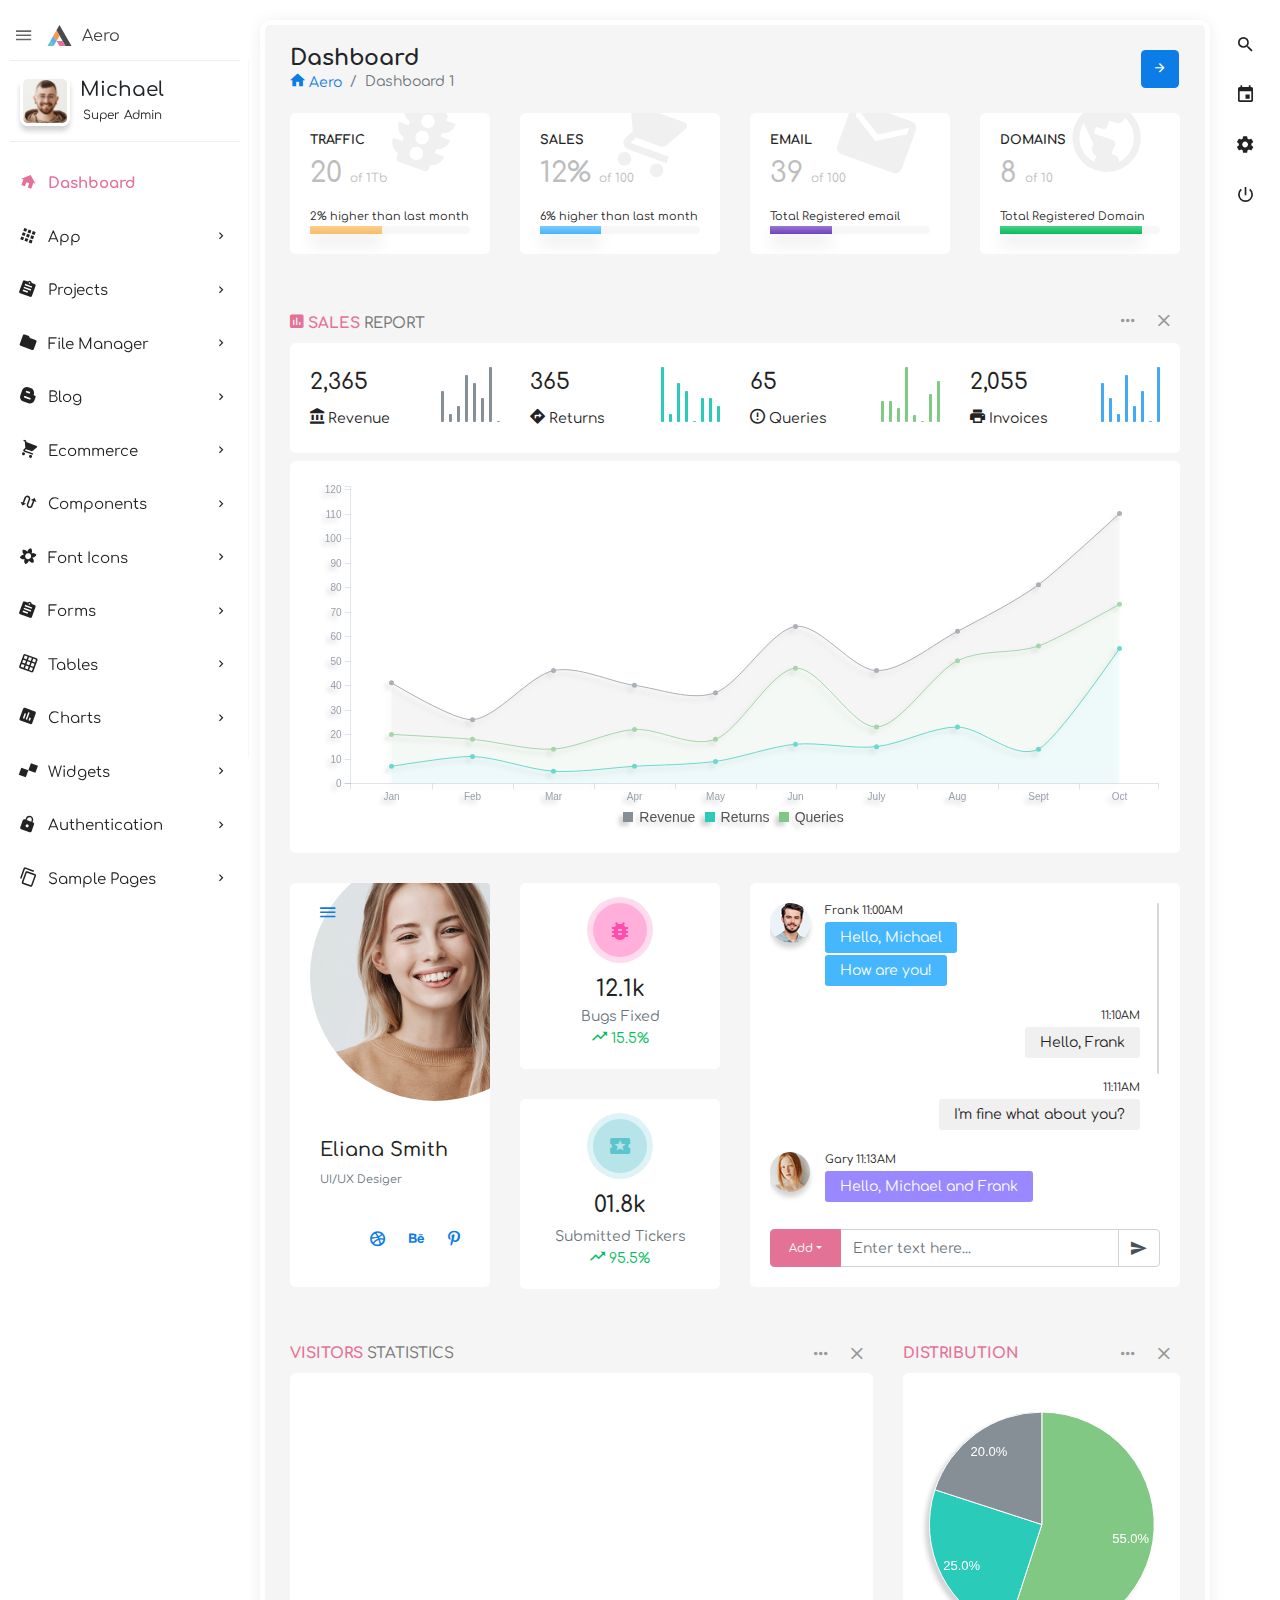
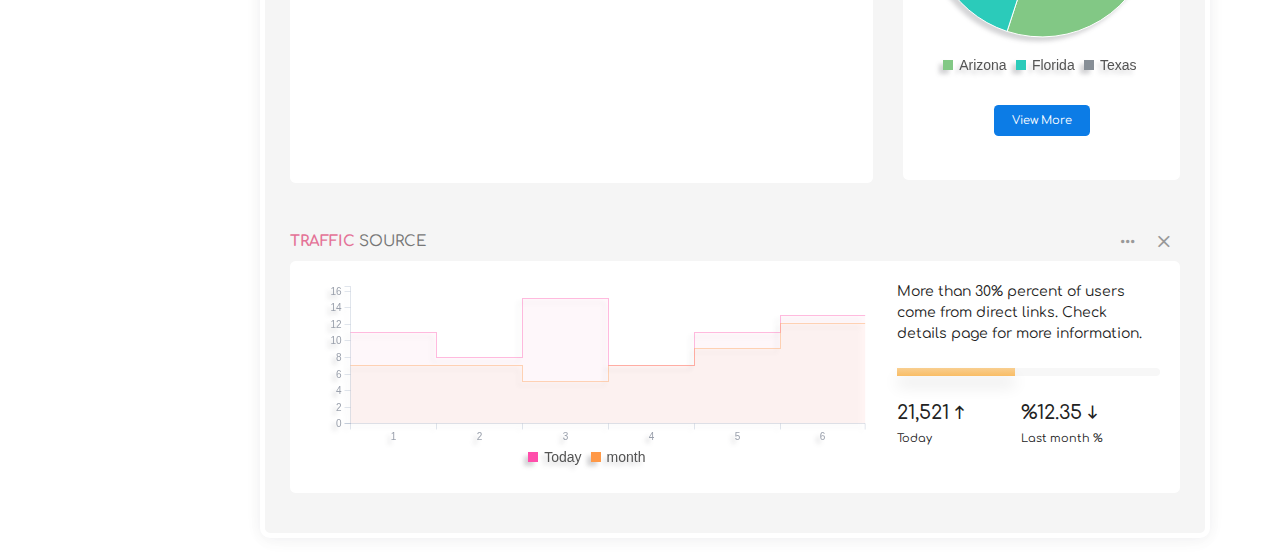
<file: admin-panel/index.html>
﻿<!doctype html>
<html class="no-js " lang="en">


<head>
<meta charset="utf-8">
<meta http-equiv="X-UA-Compatible" content="IE=Edge">
<meta content="width=device-width, initial-scale=1, maximum-scale=1, user-scalable=no" name="viewport">
<meta name="description" content="Responsive Bootstrap 4 and web Application ui kit.">
<title>Admin - AdharPsych</title>
<link rel="icon" href="images/favicon-32x32.png">
<link rel="stylesheet" href="assets/plugins/bootstrap/css/bootstrap.min.css">
<link rel="stylesheet" href="assets/plugins/jvectormap/jquery-jvectormap-2.0.3.min.css"/>
<link rel="stylesheet" href="assets/plugins/charts-c3/plugin.css"/>

<link rel="stylesheet" href="assets/plugins/morrisjs/morris.min.css" />
<!-- Custom Css -->
<link rel="stylesheet" href="assets/css/style.min.css">
</head>

<body class="theme-blush">


<!-- Overlay For Sidebars -->
<div class="overlay"></div>



<!-- Right Icon menu Sidebar -->
<div class="navbar-right">
    <ul class="navbar-nav">
        <li><a href="#search" class="main_search" title="Search..."><i class="zmdi zmdi-search"></i></a></li>
        
        
        
        <li><a href="javascript:void(0);" class="app_calendar" title="Calendar"><i class="zmdi zmdi-calendar"></i></a></li>
        <li><a href="javascript:void(0);" class="js-right-sidebar" title="Setting"><i class="zmdi zmdi-settings zmdi-hc-spin"></i></a></li>
        <li><a href="sign-in.html" class="mega-menu" title="Sign Out"><i class="zmdi zmdi-power"></i></a></li>
    </ul>
</div>

<!-- Left Sidebar -->
<aside id="leftsidebar" class="sidebar">
    <div class="navbar-brand">
        <button class="btn-menu ls-toggle-btn" type="button"><i class="zmdi zmdi-menu"></i></button>
        <a href="index.html"><img src="assets/images/logo.svg" width="25" alt="Aero"><span class="m-l-10">Aero</span></a>
    </div>
    <div class="menu">
        <ul class="list">
            <li>
                <div class="user-info">
                    <a class="image" href="profile.html"><img src="assets/images/profile_av.jpg" alt="User"></a>
                    <div class="detail">
                        <h4>Michael</h4>
                        <small>Super Admin</small>                        
                    </div>
                </div>
            </li>
            <li class="active open"><a href="index.html"><i class="zmdi zmdi-home"></i><span>Dashboard</span></a></li>
            <li><a href="javascript:void(0);" class="menu-toggle"><i class="zmdi zmdi-apps"></i><span>App</span></a>
                <ul class="ml-menu">
                    <li><a href="mail-inbox.html">Email</a></li>
                    <li><a href="chat.html">Chat Apps</a></li>
                    <li><a href="events.html">Calendar</a></li>
                    <li><a href="contact.html">Contact</a></li>                    
                </ul>
            </li>
            <li> <a href="javascript:void(0);" class="menu-toggle"><i class="zmdi zmdi-assignment"></i><span>Projects</span></a>
                <ul class="ml-menu">
                    <li><a href="project-list.html">Projects List</a></li>
                    <li><a href="taskboard.html">Taskboard</a></li>
                    <li><a href="ticket-list.html">Ticket List</a></li>
                    <li><a href="ticket-detail.html">Ticket Detail</a></li>
                </ul>
            </li>
            <li> <a href="javascript:void(0);" class="menu-toggle"><i class="zmdi zmdi-folder"></i><span>File Manager</span></a>
                <ul class="ml-menu">
                    <li><a href="file-dashboard.html">All File</a></li>
                    <li><a href="file-documents.html">Documents</a></li>
                    <li><a href="file-images.html">Images</a></li>
                    <li><a href="file-media.html">Media</a></li>
                </ul>
            </li>
            <li> <a href="javascript:void(0);" class="menu-toggle"><i class="zmdi zmdi-blogger"></i><span>Blog</span></a>
                <ul class="ml-menu">
                    <li><a href="blog-dashboard.html">Dashboard</a></li>
                    <li><a href="blog-post.html">Blog Post</a></li>
                    <li><a href="blog-list.html">List View</a></li>
                    <li><a href="blog-grid.html">Grid View</a></li>
                    <li><a href="blog-details.html">Blog Details</a></li>
                </ul>
            </li>
            <li><a href="javascript:void(0);" class="menu-toggle"><i class="zmdi zmdi-shopping-cart"></i><span>Ecommerce</span></a>
                <ul class="ml-menu">
                    <li><a href="ec-dashboard.html">Dashboard</a></li>
                    <li><a href="ec-product.html">Product</a></li>
                    <li><a href="ec-product-List.html">Product List</a></li>
                    <li><a href="ec-product-detail.html">Product detail</a></li>
                </ul>
            </li>
            <li><a href="javascript:void(0);" class="menu-toggle"><i class="zmdi zmdi-swap-alt"></i><span>Components</span></a>
                <ul class="ml-menu">
                    <li><a href="ui_kit.html">Aero UI KIT</a></li>                    
                    <li><a href="alerts.html">Alerts</a></li>                    
                    <li><a href="collapse.html">Collapse</a></li>
                    <li><a href="colors.html">Colors</a></li>
                    <li><a href="dialogs.html">Dialogs</a></li>                    
                    <li><a href="list-group.html">List Group</a></li>
                    <li><a href="media-object.html">Media Object</a></li>
                    <li><a href="modals.html">Modals</a></li>
                    <li><a href="notifications.html">Notifications</a></li>                    
                    <li><a href="progressbars.html">Progress Bars</a></li>
                    <li><a href="range-sliders.html">Range Sliders</a></li>
                    <li><a href="sortable-nestable.html">Sortable & Nestable</a></li>
                    <li><a href="tabs.html">Tabs</a></li>
                    <li><a href="waves.html">Waves</a></li>
                </ul>
            </li>
            <li><a href="javascript:void(0);" class="menu-toggle"><i class="zmdi zmdi-flower"></i><span>Font Icons</span></a>
                <ul class="ml-menu">
                    <li><a href="icons.html">Material Icons</a></li>
                    <li><a href="icons-themify.html">Themify Icons</a></li>
                    <li><a href="icons-weather.html">Weather Icons</a></li>
                </ul>
            </li>
            <li><a href="javascript:void(0);" class="menu-toggle"><i class="zmdi zmdi-assignment"></i><span>Forms</span></a>
                <ul class="ml-menu">
                    <li><a href="basic-form-elements.html">Basic Form</a></li>
                    <li><a href="advanced-form-elements.html">Advanced Form</a></li>
                    <li><a href="form-examples.html">Form Examples</a></li>
                    <li><a href="form-validation.html">Form Validation</a></li>
                    <li><a href="form-wizard.html">Form Wizard</a></li>
                    <li><a href="form-editors.html">Editors</a></li>
                    <li><a href="form-upload.html">File Upload</a></li>
                    <li><a href="form-summernote.html">Summernote</a></li>
                </ul>
            </li>
            <li><a href="javascript:void(0);" class="menu-toggle"><i class="zmdi zmdi-grid"></i><span>Tables</span></a>
                <ul class="ml-menu">
                    <li><a href="normal-tables.html">Normal Tables</a></li>
                    <li><a href="jquery-datatable.html">Jquery Datatables</a></li>
                    <li><a href="editable-table.html">Editable Tables</a></li>
                    <li><a href="footable.html">Foo Tables</a></li>
                    <li><a href="table-color.html">Tables Color</a></li>
                </ul>
            </li>            
            <li><a href="javascript:void(0);" class="menu-toggle"><i class="zmdi zmdi-chart"></i><span>Charts</span></a>
                <ul class="ml-menu">
                    <li><a href="c3.html">C3 Chart</a></li>
                    <li><a href="morris.html">Morris</a></li>
                    <li><a href="flot.html">Flot</a></li>
                    <li><a href="chartjs.html">ChartJS</a></li>
                    <li><a href="sparkline.html">Sparkline</a></li>
                    <li><a href="jquery-knob.html">Jquery Knob</a></li>
                </ul>
            </li>            
            <li><a href="javascript:void(0);" class="menu-toggle"><i class="zmdi zmdi-delicious"></i><span>Widgets</span></a>
                <ul class="ml-menu">
                    <li><a href="widgets-app.html">Apps Widgets</a></li>
                    <li><a href="widgets-data.html">Data Widgets</a></li>
                </ul>
            </li>
            <li><a href="javascript:void(0);" class="menu-toggle"><i class="zmdi zmdi-lock"></i><span>Authentication</span></a>
                <ul class="ml-menu">
                    <li><a href="sign-in.html">Sign In</a></li>
                    <li><a href="sign-up.html">Sign Up</a></li>
                    <li><a href="forgot-password.html">Forgot Password</a></li>
                    <li><a href="404.html">Page 404</a></li>
                    <li><a href="500.html">Page 500</a></li>
                    <li><a href="page-offline.html">Page Offline</a></li>
                    <li><a href="locked.html">Locked Screen</a></li>
                </ul>
            </li>
            <li class="open_top"><a href="javascript:void(0);" class="menu-toggle"><i class="zmdi zmdi-copy"></i><span>Sample Pages</span></a>
                <ul class="ml-menu">
                    <li><a href="blank.html">Blank Page</a></li>
                    <li><a href="image-gallery.html">Image Gallery</a></li>
                    <li><a href="profile.html">Profile</a></li>
                    <li><a href="timeline.html">Timeline</a></li>
                    <li><a href="pricing.html">Pricing</a></li>
                    <li><a href="invoices.html">Invoices</a></li>
                    <li><a href="invoices-list.html">Invoices List</a></li>
                    <li><a href="search-results.html">Search Results</a></li>
                </ul>
            </li>
            <li class="open_top"><a href="javascript:void(0);" class="menu-toggle"><i class="zmdi zmdi-map"></i><span>Maps</span></a>
                <ul class="ml-menu">
                    <li><a href="google.html">Google Map</a></li>
                    <li><a href="yandex.html">YandexMap</a></li>
                    <li><a href="jvectormap.html">jVectorMap</a></li>
                </ul>
            </li>
            <li>
                <div class="progress-container progress-primary m-t-10">
                    <span class="progress-badge">Traffic this Month</span>
                    <div class="progress">
                        <div class="progress-bar progress-bar-warning" role="progressbar" aria-valuenow="67" aria-valuemin="0" aria-valuemax="100" style="width: 67%;">
                            <span class="progress-value">67%</span>
                        </div>
                    </div>
                </div>
                <div class="progress-container progress-info">
                    <span class="progress-badge">Server Load</span>
                    <div class="progress">
                        <div class="progress-bar progress-bar-warning" role="progressbar" aria-valuenow="86" aria-valuemin="0" aria-valuemax="100" style="width: 86%;">
                            <span class="progress-value">86%</span>
                        </div>
                    </div>
                </div>
            </li>
        </ul>
    </div>
</aside>

<!-- Right Sidebar -->
<aside id="rightsidebar" class="right-sidebar">
    <ul class="nav nav-tabs sm">
        <li class="nav-item"><a class="nav-link active" data-toggle="tab" href="#setting"><i class="zmdi zmdi-settings zmdi-hc-spin"></i></a></li>
    </ul>
    <div class="tab-content">
        <div class="tab-pane active" id="setting">
            <div class="slim_scroll">
                <div class="card">
                    <h6>Theme Option</h6>
                    <div class="light_dark">
                        <div class="radio">
                            <input type="radio" name="radio1" id="lighttheme" value="light" checked="">
                            <label for="lighttheme">Light Mode</label>
                        </div>
                        <div class="radio mb-0">
                            <input type="radio" name="radio1" id="darktheme" value="dark">
                            <label for="darktheme">Dark Mode</label>
                        </div>
                    </div>
                </div>
                <div class="card">
                    <h6>Color Skins</h6>
                    <ul class="choose-skin list-unstyled">
                        <li data-theme="purple"><div class="purple"></div></li>
                        <li data-theme="blue"><div class="blue"></div></li>
                        <li data-theme="cyan"><div class="cyan"></div></li>
                        <li data-theme="green"><div class="green"></div></li>
                        <li data-theme="orange"><div class="orange"></div></li>
                        <li data-theme="blush" class="active"><div class="blush"></div></li>
                    </ul>                                        
                </div>
                        
            </div>                
        </div>       
        
            </div>
        </div>
    </div>
</aside>

<!-- Main Content -->

<section class="content">
    <div class="">
        <div class="block-header">
            <div class="row">
                <div class="col-lg-7 col-md-6 col-sm-12">
                    <h2>Dashboard</h2>
                    <ul class="breadcrumb">
                        <li class="breadcrumb-item"><a href="index.html"><i class="zmdi zmdi-home"></i> Aero</a></li>
                        <li class="breadcrumb-item active">Dashboard 1</li>
                    </ul>
                    <button class="btn btn-primary btn-icon mobile_menu" type="button"><i class="zmdi zmdi-sort-amount-desc"></i></button>
                </div>
                <div class="col-lg-5 col-md-6 col-sm-12">                
                    <button class="btn btn-primary btn-icon float-right right_icon_toggle_btn" type="button"><i class="zmdi zmdi-arrow-right"></i></button>
                </div>
            </div>
        </div>
        <div class="container-fluid">
            <div class="row clearfix">
                <div class="col-lg-3 col-md-6 col-sm-12">
                    <div class="card widget_2 big_icon traffic">
                        <div class="body">
                            <h6>Traffic</h6>
                            <h2>20 <small class="info">of 1Tb</small></h2>
                            <small>2% higher than last month</small>
                            <div class="progress">
                                <div class="progress-bar l-amber" role="progressbar" aria-valuenow="45" aria-valuemin="0" aria-valuemax="100" style="width: 45%;"></div>
                            </div>
                        </div>
                    </div>
                </div>
                <div class="col-lg-3 col-md-6 col-sm-12">
                    <div class="card widget_2 big_icon sales">
                        <div class="body">
                            <h6>Sales</h6>
                            <h2>12% <small class="info">of 100</small></h2>
                            <small>6% higher than last month</small>
                            <div class="progress">
                                <div class="progress-bar l-blue" role="progressbar" aria-valuenow="38" aria-valuemin="0" aria-valuemax="100" style="width: 38%;"></div>
                            </div>
                        </div>
                    </div>
                </div>
                <div class="col-lg-3 col-md-6 col-sm-12">
                    <div class="card widget_2 big_icon email">
                        <div class="body">
                            <h6>Email</h6>
                            <h2>39 <small class="info">of 100</small></h2>
                            <small>Total Registered email</small>
                            <div class="progress">
                                <div class="progress-bar l-purple" role="progressbar" aria-valuenow="39" aria-valuemin="0" aria-valuemax="100" style="width: 39%;"></div>
                            </div>
                        </div>
                    </div>
                </div>
                <div class="col-lg-3 col-md-6 col-sm-12">
                    <div class="card widget_2 big_icon domains">
                        <div class="body">
                            <h6>Domains</h6>
                            <h2>8 <small class="info">of 10</small></h2>
                            <small>Total Registered Domain</small>
                            <div class="progress">
                                <div class="progress-bar l-green" role="progressbar" aria-valuenow="89" aria-valuemin="0" aria-valuemax="100" style="width: 89%;"></div>
                            </div>
                        </div>
                    </div>
                </div>
            </div>
            <div class="row clearfix">
                <div class="col-lg-12">
                    <div class="card">
                        <div class="header">
                            <h2><strong><i class="zmdi zmdi-chart"></i> Sales</strong> Report</h2>
                            <ul class="header-dropdown">
                                <li class="dropdown"> <a href="javascript:void(0);" class="dropdown-toggle" data-toggle="dropdown" role="button" aria-haspopup="true" aria-expanded="false"> <i class="zmdi zmdi-more"></i> </a>
                                    <ul class="dropdown-menu dropdown-menu-right slideUp">
                                        <li><a href="javascript:void(0);">Edit</a></li>
                                        <li><a href="javascript:void(0);">Delete</a></li>
                                        <li><a href="javascript:void(0);">Report</a></li>
                                    </ul>
                                </li>
                                <li class="remove">
                                    <a role="button" class="boxs-close"><i class="zmdi zmdi-close"></i></a>
                                </li>
                            </ul>
                        </div>
                        <div class="body mb-2">
                            <div class="row clearfix">
                                <div class="col-lg-3 col-md-6 col-sm-6">
                                    <div class="state_w1 mb-1 mt-1">
                                        <div class="d-flex justify-content-between">
                                            <div>
                                                <h5>2,365</h5>
                                                <span><i class="zmdi zmdi-balance"></i> Revenue</span>
                                            </div>
                                            <div class="sparkline" data-type="bar" data-width="97%" data-height="55px" data-bar-Width="3" data-bar-Spacing="5" data-bar-Color="#868e96">5,2,3,7,6,4,8,1</div>
                                        </div>
                                    </div>
                                </div>
                                <div class="col-lg-3 col-md-6 col-sm-6">
                                    <div class="state_w1 mb-1 mt-1">
                                        <div class="d-flex justify-content-between">
                                            <div>                                
                                                <h5>365</h5>
                                                <span><i class="zmdi zmdi-turning-sign"></i> Returns</span>
                                            </div>
                                            <div class="sparkline" data-type="bar" data-width="97%" data-height="55px" data-bar-Width="3" data-bar-Spacing="5" data-bar-Color="#2bcbba">8,2,6,5,1,4,4,3</div>
                                        </div>
                                    </div>
                                </div>
                                <div class="col-lg-3 col-md-6 col-sm-6">
                                    <div class="state_w1 mb-1 mt-1">
                                        <div class="d-flex justify-content-between">
                                            <div>
                                                <h5>65</h5>
                                                <span><i class="zmdi zmdi-alert-circle-o"></i> Queries</span>
                                            </div>
                                            <div class="sparkline" data-type="bar" data-width="97%" data-height="55px" data-bar-Width="3" data-bar-Spacing="5" data-bar-Color="#82c885">4,4,3,9,2,1,5,7</div>
                                        </div>
                                    </div>
                                </div>
                                <div class="col-lg-3 col-md-6 col-sm-6">
                                    <div class="state_w1 mb-1 mt-1">
                                        <div class="d-flex justify-content-between">
                                            <div>                            
                                                <h5>2,055</h5>
                                                <span><i class="zmdi zmdi-print"></i> Invoices</span>
                                            </div>
                                            <div class="sparkline" data-type="bar" data-width="97%" data-height="55px" data-bar-Width="3" data-bar-Spacing="5" data-bar-Color="#45aaf2">7,5,3,8,4,6,2,9</div>
                                        </div>
                                    </div>
                                </div>
                            </div>
                        </div>
                        <div class="body">
                            <div id="chart-area-spline-sracked" class="c3_chart d_sales"></div>
                        </div>
                    </div>
                </div>
            </div>
            <div class="row clearfix">
                <div class="col-lg-3 col-md-6 col-sm-6">
                    <div class="card mcard_4">
                        <div class="body">
                            <ul class="header-dropdown list-unstyled">
                                <li class="dropdown">
                                    <a href="javascript:void(0);" class="dropdown-toggle" data-toggle="dropdown" role="button" aria-haspopup="true" aria-expanded="false"> <i class="zmdi zmdi-menu"></i> </a>
                                    <ul class="dropdown-menu slideUp">
                                        <li><a href="javascript:void(0);">Edit</a></li>
                                        <li><a href="javascript:void(0);">Delete</a></li>
                                        <li><a href="javascript:void(0);">Report</a></li>
                                    </ul>
                                </li>
                            </ul>
                            <div class="img">
                                <img src="assets/images/lg/avatar1.jpg" class="rounded-circle" alt="profile-image">
                            </div>
                            <div class="user">
                                <h5 class="mt-3 mb-1">Eliana Smith</h5>
                                <small class="text-muted">UI/UX Desiger</small>
                            </div>
                            <ul class="list-unstyled social-links">
                                <li><a href="javascript:void(0);"><i class="zmdi zmdi-dribbble"></i></a></li>
                                <li><a href="javascript:void(0);"><i class="zmdi zmdi-behance"></i></a></li>
                                <li><a href="javascript:void(0);"><i class="zmdi zmdi-pinterest"></i></a></li>
                            </ul>
                        </div>
                    </div>
                </div>                
                <div class="col-lg-3 col-md-6 col-sm-6">
                    <div class="card w_data_1">
                       <div class="body">
                            <div class="w_icon pink"><i class="zmdi zmdi-bug"></i></div>
                            <h4 class="mt-3 mb-0">12.1k</h4>
                            <span class="text-muted">Bugs Fixed</span>
                            <div class="w_description text-success">
                                <i class="zmdi zmdi-trending-up"></i>
                                <span>15.5%</span>
                            </div>
                       </div>
                    </div>
                    <div class="card w_data_1">
                        <div class="body">
                            <div class="w_icon cyan"><i class="zmdi zmdi-ticket-star"></i></div>
                            <h4 class="mt-3 mb-1">01.8k</h4>
                            <span class="text-muted">Submitted Tickers</span>
                            <div class="w_description text-success">
                                <i class="zmdi zmdi-trending-up"></i>
                                <span>95.5%</span>
                            </div>
                        </div>
                    </div>
                </div>
                <div class="col-lg-6 col-md-12 col-sm-12">
                    <div class="card">
                        <div class="body">
                            <div class="chat-widget">
                                <ul class="list-unstyled">
                                    <li class="left">
                                        <img src="assets/images/xs/avatar3.jpg" class="rounded-circle" alt="">
                                        <ul class="list-unstyled chat_info">
                                            <li><small>Frank 11:00AM</small></li>
                                            <li><span class="message bg-blue">Hello, Michael</span></li>
                                            <li><span class="message bg-blue">How are you!</span></li>
                                        </ul>
                                    </li>
                                    <li class="right">
                                        <ul class="list-unstyled chat_info">
                                            <li><small>11:10AM</small></li>
                                            <li><span class="message">Hello, Frank</span></li>
                                        </ul>
                                    </li>
                                    <li class="right">
                                        <ul class="list-unstyled chat_info">
                                            <li><small>11:11AM</small></li>
                                            <li><span class="message">I'm fine what about you?</span></li>
                                        </ul>
                                    </li>
                                    <li class="left">
                                        <img src="assets/images/xs/avatar2.jpg" class="rounded-circle" alt="">
                                        <ul class="list-unstyled chat_info">
                                            <li><small>Gary 11:13AM</small></li>
                                            <li><span class="message bg-indigo">Hello, Michael and Frank</span></li>
                                        </ul>
                                    </li>
                                    <li class="left">
                                        <img src="assets/images/xs/avatar5.jpg" class="rounded-circle" alt="">
                                        <ul class="list-unstyled chat_info">
                                            <li><small>Hossein 11:14AM</small></li>
                                            <li><span class="message bg-amber">Hello, team</span></li>
                                            <li><span class="message bg-amber">Please let me know your requirements.</span></li>
                                            <li><span class="message bg-amber">How would like to connect with us?</span></li>
                                        </ul>
                                    </li>
                                    <li class="right">
                                        <ul class="list-unstyled chat_info">
                                            <li><small>11:15AM</small></li>
                                            <li><span class="message">Hello, Hossein</span></li>
                                            <li><span class="message">Meeting on conference room at 12:00PM</span></li>
                                        </ul>
                                    </li>
                                </ul>
                            </div>
                            <div class="input-group mt-3">
                                <div class="input-group-prepend">                                    
                                    <button class="btn btn-outline-secondary dropdown-toggle" type="button" data-toggle="dropdown" aria-haspopup="true" aria-expanded="false">Add</button>
                                    <div class="dropdown-menu">
                                        <a class="dropdown-item" href="javascript:void(0);">Tim Hank</a>
                                        <a class="dropdown-item" href="javascript:void(0);">Hossein Shams</a>
                                        <a class="dropdown-item" href="javascript:void(0);">John Smith</a>
                                    </div>
                                </div>
                                <input type="text" class="form-control" placeholder="Enter text here..." aria-label="Text input with dropdown button">
                                <div class="input-group-append">
                                    <span class="input-group-text"><i class="zmdi zmdi-mail-send"></i></span>
                                </div>
                            </div>
                        </div>
                    </div>
                </div>
            </div>
            <div class="row clearfix">
                <div class="col-md-12 col-lg-8">
                    <div class="card">
                        <div class="header">
                            <h2><strong>Visitors</strong> Statistics</h2>
                            <ul class="header-dropdown">
                                <li class="dropdown"> <a href="javascript:void(0);" class="dropdown-toggle" data-toggle="dropdown" role="button" aria-haspopup="true" aria-expanded="false"> <i class="zmdi zmdi-more"></i> </a>
                                    <ul class="dropdown-menu dropdown-menu-right slideUp">
                                        <li><a href="javascript:void(0);">Action</a></li>
                                        <li><a href="javascript:void(0);">Another action</a></li>
                                        <li><a href="javascript:void(0);">Something else</a></li>
                                    </ul>
                                </li>
                                <li class="remove">
                                    <a role="button" class="boxs-close"><i class="zmdi zmdi-close"></i></a>
                                </li>
                            </ul>                        
                        </div>
                        <div class="body">
                            <div id="world-map-markers" class="jvector-map"></div>                            
                        </div>
                    </div>
                </div>
                <div class="col-lg-4 col-md-12">
                    <div class="card">
                        <div class="header">
                            <h2><strong>Distribution</strong></h2>
                            <ul class="header-dropdown">
                                <li class="dropdown"> <a href="javascript:void(0);" class="dropdown-toggle" data-toggle="dropdown" role="button" aria-haspopup="true" aria-expanded="false"> <i class="zmdi zmdi-more"></i> </a>
                                    <ul class="dropdown-menu dropdown-menu-right slideUp">
                                        <li><a href="javascript:void(0);">Edit</a></li>
                                        <li><a href="javascript:void(0);">Delete</a></li>
                                        <li><a href="javascript:void(0);">Report</a></li>
                                    </ul>
                                </li>
                                <li class="remove">
                                    <a role="button" class="boxs-close"><i class="zmdi zmdi-close"></i></a>
                                </li>
                            </ul>
                        </div>
                        <div class="body text-center">
                            <div id="chart-pie" class="c3_chart d_distribution"></div>
                            <button class="btn btn-primary mt-4 mb-4">View More</button>                            
                        </div>
                    </div>
                </div>
            </div>
            <div class="row clearfix">
                <div class="col-lg-12">
                    <div class="card">
                        <div class="header">
                            <h2><strong>Traffic</strong> Source</h2>
                            <ul class="header-dropdown">
                                <li class="dropdown"> <a href="javascript:void(0);" class="dropdown-toggle" data-toggle="dropdown" role="button" aria-haspopup="true" aria-expanded="false"> <i class="zmdi zmdi-more"></i> </a>
                                    <ul class="dropdown-menu dropdown-menu-right slideUp">
                                        <li><a href="javascript:void(0);">Edit</a></li>
                                        <li><a href="javascript:void(0);">Delete</a></li>
                                        <li><a href="javascript:void(0);">Report</a></li>
                                    </ul>
                                </li>
                                <li class="remove">
                                    <a role="button" class="boxs-close"><i class="zmdi zmdi-close"></i></a>
                                </li>
                            </ul>
                        </div>
                        <div class="body">
                            <div class="row">
                                <div class="col-lg-8 col-md-6 col-sm-12">
                                    <div id="chart-area-step" class="c3_chart d_traffic"></div>
                                </div>
                                <div class="col-lg-4 col-md-6 col-sm-12">
                                    <span> More than 30% percent of users come from direct links. Check details page for more information.</span>
                                    <div class="progress mt-4">
                                        <div class="progress-bar l-amber" role="progressbar" aria-valuenow="45" aria-valuemin="0" aria-valuemax="100" style="width: 45%;"></div>
                                    </div>
                                    <div class="d-flex bd-highlight mt-4">                                
                                        <div class="flex-fill bd-highlight">
                                            <h5 class="mb-0">21,521 <i class="zmdi zmdi-long-arrow-up"></i></h5>
                                            <small>Today</small>
                                        </div>
                                        <div class="flex-fill bd-highlight">
                                            <h5 class="mb-0">%12.35 <i class="zmdi zmdi-long-arrow-down"></i></h5>
                                            <small>Last month %</small>
                                        </div>
                                    </div>
                                </div>                                
                            </div>
                        </div>
                    </div>
                </div>
            </div>
        </div>
    </div>
</section>


<!-- Jquery Core Js --> 
<script src="assets/bundles/libscripts.bundle.js"></script> <!-- Lib Scripts Plugin Js ( jquery.v3.2.1, Bootstrap4 js) --> 
<script src="assets/bundles/vendorscripts.bundle.js"></script> <!-- slimscroll, waves Scripts Plugin Js -->

<script src="assets/bundles/jvectormap.bundle.js"></script> <!-- JVectorMap Plugin Js -->
<script src="assets/bundles/sparkline.bundle.js"></script> <!-- Sparkline Plugin Js -->
<script src="assets/bundles/c3.bundle.js"></script>

<script src="assets/bundles/mainscripts.bundle.js"></script>
<script src="assets/js/pages/index.js"></script>
</body>


</html>
</file>
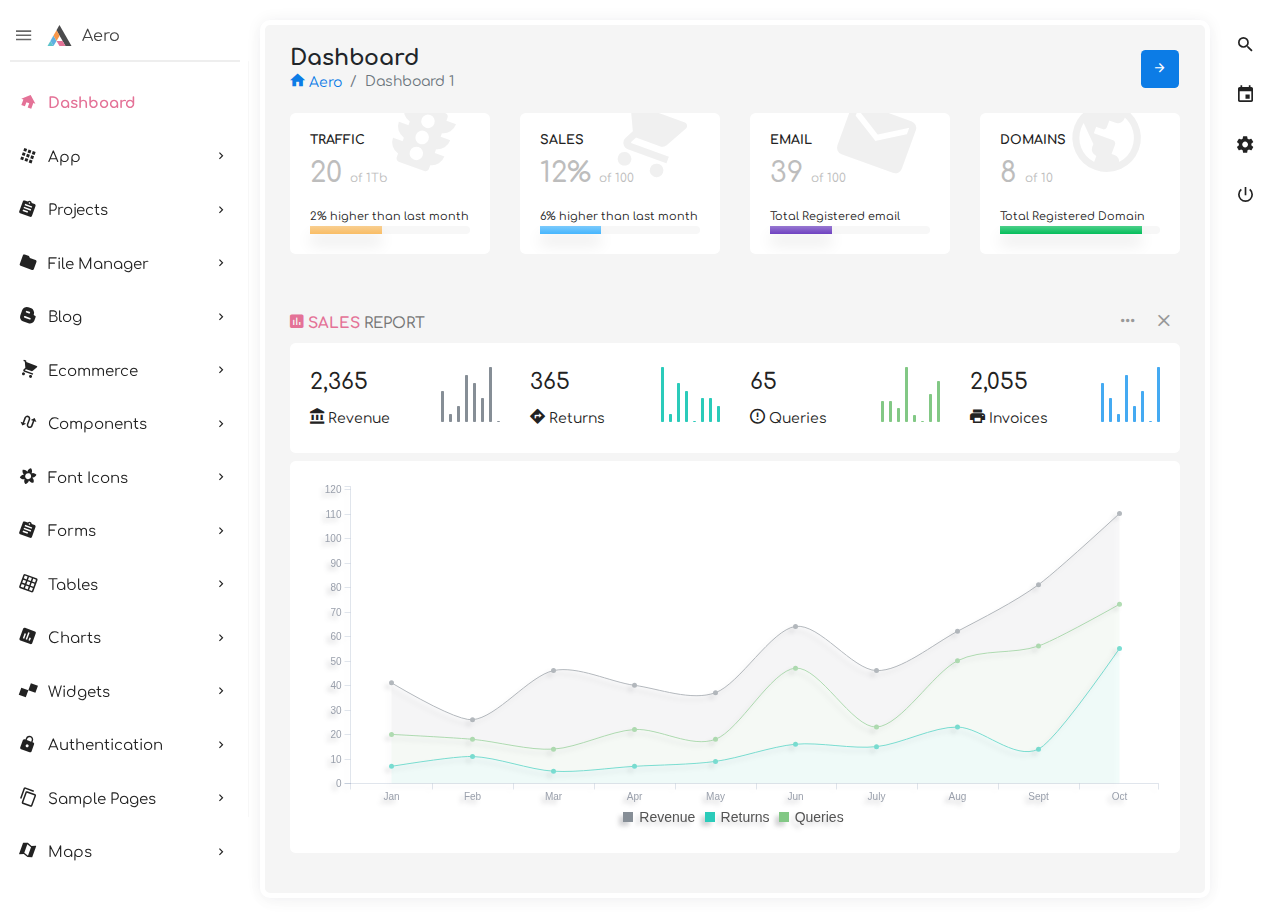
<file: admin-panel/admin.html>
<!doctype html>
<html class="no-js " lang="en">


<head>
<meta charset="utf-8">
<meta http-equiv="X-UA-Compatible" content="IE=Edge">
<meta content="width=device-width, initial-scale=1, maximum-scale=1, user-scalable=no" name="viewport">
<meta name="description" content="Responsive Bootstrap 4 and web Application ui kit.">
<title>Admin - AdharPsych</title>
<link rel="icon" href="images/favicon-32x32.png">
<link rel="stylesheet" href="assets/plugins/bootstrap/css/bootstrap.min.css">
<link rel="stylesheet" href="assets/plugins/jvectormap/jquery-jvectormap-2.0.3.min.css"/>
<link rel="stylesheet" href="assets/plugins/charts-c3/plugin.css"/>

<link rel="stylesheet" href="assets/plugins/morrisjs/morris.min.css" />
<!-- Custom Css -->
<link rel="stylesheet" href="assets/css/style.min.css">
</head>

<body class="theme-blush">


<!-- Overlay For Sidebars -->
<div class="overlay"></div>



<!-- Right Icon menu Sidebar -->
<div class="navbar-right">
    <ul class="navbar-nav">
        <li><a href="#search" class="main_search" title="Search..."><i class="zmdi zmdi-search"></i></a></li>
        
        
        
        <li><a href="javascript:void(0);" class="app_calendar" title="Calendar"><i class="zmdi zmdi-calendar"></i></a></li>
        <li><a href="javascript:void(0);" class="js-right-sidebar" title="Setting"><i class="zmdi zmdi-settings zmdi-hc-spin"></i></a></li>
        <li><a href="sign-in.html" class="mega-menu" title="Sign Out"><i class="zmdi zmdi-power"></i></a></li>
    </ul>
</div>

<!-- Left Sidebar -->
<aside id="leftsidebar" class="sidebar">
    <div class="navbar-brand">
        <button class="btn-menu ls-toggle-btn" type="button"><i class="zmdi zmdi-menu"></i></button>
        <a href="index.html"><img src="assets/images/logo.svg" width="25" alt="Aero"><span class="m-l-10">Aero</span></a>
    </div>
    <div class="menu">
        <ul class="list">
            <li>
                <div class="user-info">
                    
                    <div class="detail">
                        <h4></h4>
                        <small></small>                        
                    </div>
                </div>
            </li>
            <li class="active open"><a href="index.html"><i class="zmdi zmdi-home"></i><span>Dashboard</span></a></li>
            <li><a href="javascript:void(0);" class="menu-toggle"><i class="zmdi zmdi-apps"></i><span>App</span></a>
                <ul class="ml-menu">
                    <li><a href="mail-inbox.html">Email</a></li>
                    <li><a href="chat.html">Chat Apps</a></li>
                    <li><a href="events.html">Calendar</a></li>
                    <li><a href="contact.html">Contact</a></li>                    
                </ul>
            </li>
            <li> <a href="javascript:void(0);" class="menu-toggle"><i class="zmdi zmdi-assignment"></i><span>Projects</span></a>
                <ul class="ml-menu">
                    <li><a href="project-list.html">Projects List</a></li>
                    <li><a href="taskboard.html">Taskboard</a></li>
                    <li><a href="ticket-list.html">Ticket List</a></li>
                    <li><a href="ticket-detail.html">Ticket Detail</a></li>
                </ul>
            </li>
            <li> <a href="javascript:void(0);" class="menu-toggle"><i class="zmdi zmdi-folder"></i><span>File Manager</span></a>
                <ul class="ml-menu">
                    <li><a href="file-dashboard.html">All File</a></li>
                    <li><a href="file-documents.html">Documents</a></li>
                    <li><a href="file-images.html">Images</a></li>
                    <li><a href="file-media.html">Media</a></li>
                </ul>
            </li>
            <li> <a href="javascript:void(0);" class="menu-toggle"><i class="zmdi zmdi-blogger"></i><span>Blog</span></a>
                <ul class="ml-menu">
                    <li><a href="blog-dashboard.html">Dashboard</a></li>
                    <li><a href="blog-post.html">Blog Post</a></li>
                    <li><a href="blog-list.html">List View</a></li>
                    <li><a href="blog-grid.html">Grid View</a></li>
                    <li><a href="blog-details.html">Blog Details</a></li>
                </ul>
            </li>
            <li><a href="javascript:void(0);" class="menu-toggle"><i class="zmdi zmdi-shopping-cart"></i><span>Ecommerce</span></a>
                <ul class="ml-menu">
                    <li><a href="ec-dashboard.html">Dashboard</a></li>
                    <li><a href="ec-product.html">Product</a></li>
                    <li><a href="ec-product-List.html">Product List</a></li>
                    <li><a href="ec-product-detail.html">Product detail</a></li>
                </ul>
            </li>
            <li><a href="javascript:void(0);" class="menu-toggle"><i class="zmdi zmdi-swap-alt"></i><span>Components</span></a>
                <ul class="ml-menu">
                    <li><a href="ui_kit.html">Aero UI KIT</a></li>                    
                    <li><a href="alerts.html">Alerts</a></li>                    
                    <li><a href="collapse.html">Collapse</a></li>
                    <li><a href="colors.html">Colors</a></li>
                    <li><a href="dialogs.html">Dialogs</a></li>                    
                    <li><a href="list-group.html">List Group</a></li>
                    <li><a href="media-object.html">Media Object</a></li>
                    <li><a href="modals.html">Modals</a></li>
                    <li><a href="notifications.html">Notifications</a></li>                    
                    <li><a href="progressbars.html">Progress Bars</a></li>
                    <li><a href="range-sliders.html">Range Sliders</a></li>
                    <li><a href="sortable-nestable.html">Sortable & Nestable</a></li>
                    <li><a href="tabs.html">Tabs</a></li>
                    <li><a href="waves.html">Waves</a></li>
                </ul>
            </li>
            <li><a href="javascript:void(0);" class="menu-toggle"><i class="zmdi zmdi-flower"></i><span>Font Icons</span></a>
                <ul class="ml-menu">
                    <li><a href="icons.html">Material Icons</a></li>
                    <li><a href="icons-themify.html">Themify Icons</a></li>
                    <li><a href="icons-weather.html">Weather Icons</a></li>
                </ul>
            </li>
            <li><a href="javascript:void(0);" class="menu-toggle"><i class="zmdi zmdi-assignment"></i><span>Forms</span></a>
                <ul class="ml-menu">
                    <li><a href="basic-form-elements.html">Basic Form</a></li>
                    <li><a href="advanced-form-elements.html">Advanced Form</a></li>
                    <li><a href="form-examples.html">Form Examples</a></li>
                    <li><a href="form-validation.html">Form Validation</a></li>
                    <li><a href="form-wizard.html">Form Wizard</a></li>
                    <li><a href="form-editors.html">Editors</a></li>
                    <li><a href="form-upload.html">File Upload</a></li>
                    <li><a href="form-summernote.html">Summernote</a></li>
                </ul>
            </li>
            <li><a href="javascript:void(0);" class="menu-toggle"><i class="zmdi zmdi-grid"></i><span>Tables</span></a>
                <ul class="ml-menu">
                    <li><a href="normal-tables.html">Normal Tables</a></li>
                    <li><a href="jquery-datatable.html">Jquery Datatables</a></li>
                    <li><a href="editable-table.html">Editable Tables</a></li>
                    <li><a href="footable.html">Foo Tables</a></li>
                    <li><a href="table-color.html">Tables Color</a></li>
                </ul>
            </li>            
            <li><a href="javascript:void(0);" class="menu-toggle"><i class="zmdi zmdi-chart"></i><span>Charts</span></a>
                <ul class="ml-menu">
                    <li><a href="c3.html">C3 Chart</a></li>
                    <li><a href="morris.html">Morris</a></li>
                    <li><a href="flot.html">Flot</a></li>
                    <li><a href="chartjs.html">ChartJS</a></li>
                    <li><a href="sparkline.html">Sparkline</a></li>
                    <li><a href="jquery-knob.html">Jquery Knob</a></li>
                </ul>
            </li>            
            <li><a href="javascript:void(0);" class="menu-toggle"><i class="zmdi zmdi-delicious"></i><span>Widgets</span></a>
                <ul class="ml-menu">
                    <li><a href="widgets-app.html">Apps Widgets</a></li>
                    <li><a href="widgets-data.html">Data Widgets</a></li>
                </ul>
            </li>
            <li><a href="javascript:void(0);" class="menu-toggle"><i class="zmdi zmdi-lock"></i><span>Authentication</span></a>
                <ul class="ml-menu">
                    <li><a href="sign-in.html">Sign In</a></li>
                    <li><a href="sign-up.html">Sign Up</a></li>
                    <li><a href="forgot-password.html">Forgot Password</a></li>
                    <li><a href="404.html">Page 404</a></li>
                    <li><a href="500.html">Page 500</a></li>
                    <li><a href="page-offline.html">Page Offline</a></li>
                    <li><a href="locked.html">Locked Screen</a></li>
                </ul>
            </li>
            <li class="open_top"><a href="javascript:void(0);" class="menu-toggle"><i class="zmdi zmdi-copy"></i><span>Sample Pages</span></a>
                <ul class="ml-menu">
                    <li><a href="blank.html">Blank Page</a></li>
                    <li><a href="image-gallery.html">Image Gallery</a></li>
                    <li><a href="profile.html">Profile</a></li>
                    <li><a href="timeline.html">Timeline</a></li>
                    <li><a href="pricing.html">Pricing</a></li>
                    <li><a href="invoices.html">Invoices</a></li>
                    <li><a href="invoices-list.html">Invoices List</a></li>
                    <li><a href="search-results.html">Search Results</a></li>
                </ul>
            </li>
            <li class="open_top"><a href="javascript:void(0);" class="menu-toggle"><i class="zmdi zmdi-map"></i><span>Maps</span></a>
                <ul class="ml-menu">
                    <li><a href="google.html">Google Map</a></li>
                    <li><a href="yandex.html">YandexMap</a></li>
                    <li><a href="jvectormap.html">jVectorMap</a></li>
                </ul>
            </li>
            <li>
                <div class="progress-container progress-primary m-t-10">
                    <span class="progress-badge">Traffic this Month</span>
                    <div class="progress">
                        <div class="progress-bar progress-bar-warning" role="progressbar" aria-valuenow="67" aria-valuemin="0" aria-valuemax="100" style="width: 67%;">
                            <span class="progress-value">67%</span>
                        </div>
                    </div>
                </div>
                <div class="progress-container progress-info">
                    <span class="progress-badge">Server Load</span>
                    <div class="progress">
                        <div class="progress-bar progress-bar-warning" role="progressbar" aria-valuenow="86" aria-valuemin="0" aria-valuemax="100" style="width: 86%;">
                            <span class="progress-value">86%</span>
                        </div>
                    </div>
                </div>
            </li>
        </ul>
    </div>
</aside>

<!-- Right Sidebar -->
<aside id="rightsidebar" class="right-sidebar">
    <ul class="nav nav-tabs sm">
        <li class="nav-item"><a class="nav-link active" data-toggle="tab" href="#setting"><i class="zmdi zmdi-settings zmdi-hc-spin"></i></a></li>
    </ul>
    <div class="tab-content">
        <div class="tab-pane active" id="setting">
            <div class="slim_scroll">
                <div class="card">
                    <h6>Theme Option</h6>
                    <div class="light_dark">
                        <div class="radio">
                            <input type="radio" name="radio1" id="lighttheme" value="light" checked="">
                            <label for="lighttheme">Light Mode</label>
                        </div>
                        <div class="radio mb-0">
                            <input type="radio" name="radio1" id="darktheme" value="dark">
                            <label for="darktheme">Dark Mode</label>
                        </div>
                    </div>
                </div>
                <div class="card">
                    <h6>Color Skins</h6>
                    <ul class="choose-skin list-unstyled">
                        <li data-theme="purple"><div class="purple"></div></li>
                        <li data-theme="blue"><div class="blue"></div></li>
                        <li data-theme="cyan"><div class="cyan"></div></li>
                        <li data-theme="green"><div class="green"></div></li>
                        <li data-theme="orange"><div class="orange"></div></li>
                        <li data-theme="blush" class="active"><div class="blush"></div></li>
                    </ul>                                        
                </div>
                        
            </div>                
        </div>       
        
            </div>
        </div>
    </div>
</aside>

<!-- Main Content -->

<section class="content">
    <div class="">
        <div class="block-header">
            <div class="row">
                <div class="col-lg-7 col-md-6 col-sm-12">
                    <h2>Dashboard</h2>
                    <ul class="breadcrumb">
                        <li class="breadcrumb-item"><a href="index.html"><i class="zmdi zmdi-home"></i> Aero</a></li>
                        <li class="breadcrumb-item active">Dashboard 1</li>
                    </ul>
                    <button class="btn btn-primary btn-icon mobile_menu" type="button"><i class="zmdi zmdi-sort-amount-desc"></i></button>
                </div>
                <div class="col-lg-5 col-md-6 col-sm-12">                
                    <button class="btn btn-primary btn-icon float-right right_icon_toggle_btn" type="button"><i class="zmdi zmdi-arrow-right"></i></button>
                </div>
            </div>
        </div>
        <div class="container-fluid">
            <div class="row clearfix">
                <div class="col-lg-3 col-md-6 col-sm-12">
                    <div class="card widget_2 big_icon traffic">
                        <div class="body">
                            <h6>Traffic</h6>
                            <h2>20 <small class="info">of 1Tb</small></h2>
                            <small>2% higher than last month</small>
                            <div class="progress">
                                <div class="progress-bar l-amber" role="progressbar" aria-valuenow="45" aria-valuemin="0" aria-valuemax="100" style="width: 45%;"></div>
                            </div>
                        </div>
                    </div>
                </div>
                <div class="col-lg-3 col-md-6 col-sm-12">
                    <div class="card widget_2 big_icon sales">
                        <div class="body">
                            <h6>Sales</h6>
                            <h2>12% <small class="info">of 100</small></h2>
                            <small>6% higher than last month</small>
                            <div class="progress">
                                <div class="progress-bar l-blue" role="progressbar" aria-valuenow="38" aria-valuemin="0" aria-valuemax="100" style="width: 38%;"></div>
                            </div>
                        </div>
                    </div>
                </div>
                <div class="col-lg-3 col-md-6 col-sm-12">
                    <div class="card widget_2 big_icon email">
                        <div class="body">
                            <h6>Email</h6>
                            <h2>39 <small class="info">of 100</small></h2>
                            <small>Total Registered email</small>
                            <div class="progress">
                                <div class="progress-bar l-purple" role="progressbar" aria-valuenow="39" aria-valuemin="0" aria-valuemax="100" style="width: 39%;"></div>
                            </div>
                        </div>
                    </div>
                </div>
                <div class="col-lg-3 col-md-6 col-sm-12">
                    <div class="card widget_2 big_icon domains">
                        <div class="body">
                            <h6>Domains</h6>
                            <h2>8 <small class="info">of 10</small></h2>
                            <small>Total Registered Domain</small>
                            <div class="progress">
                                <div class="progress-bar l-green" role="progressbar" aria-valuenow="89" aria-valuemin="0" aria-valuemax="100" style="width: 89%;"></div>
                            </div>
                        </div>
                    </div>
                </div>
            </div>
            <div class="row clearfix">
                <div class="col-lg-12">
                    <div class="card">
                        <div class="header">
                            <h2><strong><i class="zmdi zmdi-chart"></i> Sales</strong> Report</h2>
                            <ul class="header-dropdown">
                                <li class="dropdown"> <a href="javascript:void(0);" class="dropdown-toggle" data-toggle="dropdown" role="button" aria-haspopup="true" aria-expanded="false"> <i class="zmdi zmdi-more"></i> </a>
                                    <ul class="dropdown-menu dropdown-menu-right slideUp">
                                        <li><a href="javascript:void(0);">Edit</a></li>
                                        <li><a href="javascript:void(0);">Delete</a></li>
                                        <li><a href="javascript:void(0);">Report</a></li>
                                    </ul>
                                </li>
                                <li class="remove">
                                    <a role="button" class="boxs-close"><i class="zmdi zmdi-close"></i></a>
                                </li>
                            </ul>
                        </div>
                        <div class="body mb-2">
                            <div class="row clearfix">
                                <div class="col-lg-3 col-md-6 col-sm-6">
                                    <div class="state_w1 mb-1 mt-1">
                                        <div class="d-flex justify-content-between">
                                            <div>
                                                <h5>2,365</h5>
                                                <span><i class="zmdi zmdi-balance"></i> Revenue</span>
                                            </div>
                                            <div class="sparkline" data-type="bar" data-width="97%" data-height="55px" data-bar-Width="3" data-bar-Spacing="5" data-bar-Color="#868e96">5,2,3,7,6,4,8,1</div>
                                        </div>
                                    </div>
                                </div>
                                <div class="col-lg-3 col-md-6 col-sm-6">
                                    <div class="state_w1 mb-1 mt-1">
                                        <div class="d-flex justify-content-between">
                                            <div>                                
                                                <h5>365</h5>
                                                <span><i class="zmdi zmdi-turning-sign"></i> Returns</span>
                                            </div>
                                            <div class="sparkline" data-type="bar" data-width="97%" data-height="55px" data-bar-Width="3" data-bar-Spacing="5" data-bar-Color="#2bcbba">8,2,6,5,1,4,4,3</div>
                                        </div>
                                    </div>
                                </div>
                                <div class="col-lg-3 col-md-6 col-sm-6">
                                    <div class="state_w1 mb-1 mt-1">
                                        <div class="d-flex justify-content-between">
                                            <div>
                                                <h5>65</h5>
                                                <span><i class="zmdi zmdi-alert-circle-o"></i> Queries</span>
                                            </div>
                                            <div class="sparkline" data-type="bar" data-width="97%" data-height="55px" data-bar-Width="3" data-bar-Spacing="5" data-bar-Color="#82c885">4,4,3,9,2,1,5,7</div>
                                        </div>
                                    </div>
                                </div>
                                <div class="col-lg-3 col-md-6 col-sm-6">
                                    <div class="state_w1 mb-1 mt-1">
                                        <div class="d-flex justify-content-between">
                                            <div>                            
                                                <h5>2,055</h5>
                                                <span><i class="zmdi zmdi-print"></i> Invoices</span>
                                            </div>
                                            <div class="sparkline" data-type="bar" data-width="97%" data-height="55px" data-bar-Width="3" data-bar-Spacing="5" data-bar-Color="#45aaf2">7,5,3,8,4,6,2,9</div>
                                        </div>
                                    </div>
                                </div>
                            </div>
                        </div>
                        <div class="body">
                            <div id="chart-area-spline-sracked" class="c3_chart d_sales"></div>
                        </div>
                    </div>
                </div>
            </div>

</section>


<!-- Jquery Core Js --> 
<script src="assets/bundles/libscripts.bundle.js"></script> <!-- Lib Scripts Plugin Js ( jquery.v3.2.1, Bootstrap4 js) --> 
<script src="assets/bundles/vendorscripts.bundle.js"></script> <!-- slimscroll, waves Scripts Plugin Js -->

<script src="assets/bundles/jvectormap.bundle.js"></script> <!-- JVectorMap Plugin Js -->
<script src="assets/bundles/sparkline.bundle.js"></script> <!-- Sparkline Plugin Js -->
<script src="assets/bundles/c3.bundle.js"></script>

<script src="assets/bundles/mainscripts.bundle.js"></script>
<script src="assets/js/pages/index.js"></script>
</body>


</html>
</file>
<file: admin-panel/assets/plugins/charts-c3/plugin.css>
/*-- Chart --*/
.c3 svg {
  font: 10px sans-serif;
  -webkit-tap-highlight-color: transparent;
  font-family: "Source Sans Pro", -apple-system, BlinkMacSystemFont, "Segoe UI", "Helvetica Neue", Arial, sans-serif;
}

.c3 path,
.c3 line {
  fill: none;
  stroke: rgba(0, 40, 100, 0.12);
}

.c3 text {
  -webkit-user-select: none;
  -moz-user-select: none;
  -ms-user-select: none;
  user-select: none;
  font-size: px2rem(12px);
}

.c3-legend-item-tile,
.c3-xgrid-focus,
.c3-ygrid,
.c3-event-rect,
.c3-bars path {
  shape-rendering: crispEdges;
}

.c3-chart-arc path {
  stroke: #fff;
}

.c3-chart-arc text {
  fill: #fff;
  font-size: 13px;
}

/*-- Axis --*/
/*-- Grid --*/
.c3-grid line {
  stroke: #f0f0f0;
}

.c3-grid text {
  fill: #aaa;
}

.c3-xgrid,
.c3-ygrid {
  stroke: #e6e6e6;
  stroke-dasharray: 2 4;
}

/*-- Text on Chart --*/
.c3-text {
  font-size: 12px;
}

.c3-text.c3-empty {
  fill: #808080;
  font-size: 2em;
}

/*-- Line --*/
.c3-line {
  stroke-width: 2px;
}

/*-- Point --*/
.c3-circle._expanded_ {
  stroke-width: 2px;
  stroke: white;
}

.c3-selected-circle {
  fill: white;
  stroke-width: 1.5px;
}

/*-- Bar --*/
.c3-bar {
  stroke-width: 0;
}

.c3-bar._expanded_ {
  fill-opacity: 1;
  fill-opacity: 0.75;
}

/*-- Focus --*/
.c3-target.c3-focused {
  opacity: 1;
}

.c3-target.c3-focused path.c3-line, .c3-target.c3-focused path.c3-step {
  stroke-width: 2px;
}

.c3-target.c3-defocused {
  opacity: 0.3 !important;
}

/*-- Region --*/
.c3-region {
  fill: steelblue;
  fill-opacity: .1;
}

/*-- Brush --*/
.c3-brush .extent {
  fill-opacity: .1;
}

/*-- Select - Drag --*/
/*-- Legend --*/
.c3-legend-item text {
  fill: #545454;
  font-size: 14px;
}

.c3-legend-item-hidden {
  opacity: 0.15;
}

.c3-legend-background {
  fill: transparent;
  stroke: lightgray;
  stroke-width: 0;
}

/*-- Title --*/
.c3-title {
  font: 14px sans-serif;
}

/*-- Tooltip --*/
.c3-tooltip-container {
  z-index: 10;
}

.c3-tooltip {
  border-collapse: collapse;
  border-spacing: 0;
  empty-cells: show;
  font-size: 11px;
  line-height: 1;
  font-weight: 700;
  color: #fff;
  border-radius: 3px;
  background: #212529;
  white-space: nowrap;
}

.c3-tooltip th {
  padding: 6px 6px;
  text-align: left;
}

.c3-tooltip td {
  padding: 4px 6px;
  font-weight: 400;
}

.c3-tooltip td > span {
  display: inline-block;
  width: 8px;
  height: 8px;
  margin-right: 8px;
  border-radius: 50%;
  vertical-align: baseline;
}

.c3-tooltip td.value {
  text-align: right;
}

/*-- Area --*/
.c3-area {
  stroke-width: 0;
  opacity: 0.1;
}

.c3-target-filled .c3-area {
  opacity: 1 !important;
}

/*-- Arc --*/
.c3-chart-arcs-title {
  dominant-baseline: middle;
  font-size: 1.3em;
}

.c3-chart-arcs .c3-chart-arcs-background {
  fill: #e0e0e0;
  stroke: none;
}

.c3-chart-arcs .c3-chart-arcs-gauge-unit {
  fill: #000;
  font-size: 16px;
}

.c3-chart-arcs .c3-chart-arcs-gauge-max {
  fill: #777;
}

.c3-chart-arcs .c3-chart-arcs-gauge-min {
  fill: #777;
}

.c3-chart-arc .c3-gauge-value {
  fill: #000;
  /*  font-size: 28px !important;*/
}

.c3-chart-arc.c3-target g path {
  opacity: 1;
}

.c3-chart-arc.c3-target.c3-focused g path {
  opacity: 1;
}

.c3-axis {
  fill: #9aa0ac;
}
</file>
<file: admin-panel/assets/plugins/morrisjs/morris.min.css>
.morris-hover{position:absolute;z-index:1;}
.morris-hover.morris-default-style .morris-hover-row-label{font-weight:bold;margin:0.25em 0}
.morris-hover.morris-default-style .morris-hover-point{white-space:nowrap;margin:0.1em 0}
.morris-hover.morris-default-style{border-radius:2px;padding:10px 12px;color:#666;background:rgba(0, 0, 0, 0.7);border:none;color:#fff!important;}
.morris-hover-point{color:rgba(257, 257, 257, 0.8)!important;}
</file>
<file: admin-panel/assets/css/style.min.css>
﻿@import url("https://fonts.googleapis.com/css?family=Comfortaa:300,400,700");
.btn,.navbar .navbar-nav>a.btn{
    border-width:2px;
    font-weight:400;
    font-size:.8171em;
    line-height:1.35em;
    margin:5px 1px;
    border:none;
    border-radius:.2875rem;
    padding:8px 18px;
    cursor:pointer;
    background-color:#888;
    color:#fff
}
.btn:hover,.btn:focus,.btn:active,.btn.active,.btn:active:focus,.btn:active:hover,.btn.active:focus,.btn.active:hover,.show>.btn.dropdown-toggle,.show>.btn.dropdown-toggle:focus,.show>.btn.dropdown-toggle:hover,.navbar .navbar-nav>a.btn:hover,.navbar .navbar-nav>a.btn:focus,.navbar .navbar-nav>a.btn:active,.navbar .navbar-nav>a.btn.active,.navbar .navbar-nav>a.btn:active:focus,.navbar .navbar-nav>a.btn:active:hover,.navbar .navbar-nav>a.btn.active:focus,.navbar .navbar-nav>a.btn.active:hover,.show>.navbar .navbar-nav>a.btn.dropdown-toggle,.show>.navbar .navbar-nav>a.btn.dropdown-toggle:focus,.show>.navbar .navbar-nav>a.btn.dropdown-toggle:hover{
    box-shadow:none
}
.btn:hover,.navbar .navbar-nav>a.btn:hover{
    box-shadow:0 3px 8px 0 rgba(41,42,51,0.17)
}
.btn.disabled,.btn.disabled:hover,.btn.disabled:focus,.btn.disabled.focus,.btn.disabled:active,.btn.disabled.active,.btn:disabled,.btn:disabled:hover,.btn:disabled:focus,.btn:disabled.focus,.btn:disabled:active,.btn:disabled.active,.btn[disabled],.btn[disabled]:hover,.btn[disabled]:focus,.btn[disabled].focus,.btn[disabled]:active,.btn[disabled].active,fieldset[disabled] .btn,fieldset[disabled] .btn:hover,fieldset[disabled] .btn:focus,fieldset[disabled] .btn.focus,fieldset[disabled] .btn:active,fieldset[disabled] .btn.active,.navbar .navbar-nav>a.btn.disabled,.navbar .navbar-nav>a.btn.disabled:hover,.navbar .navbar-nav>a.btn.disabled:focus,.navbar .navbar-nav>a.btn.disabled.focus,.navbar .navbar-nav>a.btn.disabled:active,.navbar .navbar-nav>a.btn.disabled.active,.navbar .navbar-nav>a.btn:disabled,.navbar .navbar-nav>a.btn:disabled:hover,.navbar .navbar-nav>a.btn:disabled:focus,.navbar .navbar-nav>a.btn:disabled.focus,.navbar .navbar-nav>a.btn:disabled:active,.navbar .navbar-nav>a.btn:disabled.active,.navbar .navbar-nav>a.btn[disabled],.navbar .navbar-nav>a.btn[disabled]:hover,.navbar .navbar-nav>a.btn[disabled]:focus,.navbar .navbar-nav>a.btn[disabled].focus,.navbar .navbar-nav>a.btn[disabled]:active,.navbar .navbar-nav>a.btn[disabled].active,fieldset[disabled] .navbar .navbar-nav>a.btn,fieldset[disabled] .navbar .navbar-nav>a.btn:hover,fieldset[disabled] .navbar .navbar-nav>a.btn:focus,fieldset[disabled] .navbar .navbar-nav>a.btn.focus,fieldset[disabled] .navbar .navbar-nav>a.btn:active,fieldset[disabled] .navbar .navbar-nav>a.btn.active{
    background-color:#888;
    border-color:#888
}
.btn.btn-simple,.navbar .navbar-nav>a.btn.btn-simple{
    color:#888;
    border-color:#888
}
.btn.btn-simple:hover,.btn.btn-simple:focus,.btn.btn-simple:active,.navbar .navbar-nav>a.btn.btn-simple:hover,.navbar .navbar-nav>a.btn.btn-simple:focus,.navbar .navbar-nav>a.btn.btn-simple:active{
    background-color:transparent;
    color:#979797;
    border-color:#979797;
    box-shadow:none
}
.btn.btn-link,.navbar .navbar-nav>a.btn.btn-link{
    color:#888
}
.btn.btn-link:hover,.btn.btn-link:focus,.btn.btn-link:active,.navbar .navbar-nav>a.btn.btn-link:hover,.navbar .navbar-nav>a.btn.btn-link:focus,.navbar .navbar-nav>a.btn.btn-link:active{
    background-color:transparent;
    color:#979797;
    text-decoration:none;
    box-shadow:none
}
.btn:hover,.btn:focus,.navbar .navbar-nav>a.btn:hover,.navbar .navbar-nav>a.btn:focus{
    opacity:1;
    filter:alpha(opacity=100);
    outline:0 !important
}
.btn:active,.btn.active,.open>.btn.dropdown-toggle,.navbar .navbar-nav>a.btn:active,.navbar .navbar-nav>a.btn.active,.open>.navbar .navbar-nav>a.btn.dropdown-toggle{
    -webkit-box-shadow:none;
    box-shadow:none;
    outline:0 !important
}
.btn.btn-icon,.navbar .navbar-nav>a.btn.btn-icon{
    height:2.375rem;
    min-width:2.375rem;
    width:2.375rem;
    padding:0;
    font-size:.9375rem;
    overflow:hidden;
    position:relative;
    line-height:2.375rem
}
.btn.btn-icon.btn-simple,.navbar .navbar-nav>a.btn.btn-icon.btn-simple{
    padding:0
}
.btn.btn-icon.btn-sm,.navbar .navbar-nav>a.btn.btn-icon.btn-sm{
    height:1.875rem;
    min-width:1.875rem;
    width:1.875rem
}
.btn.btn-icon.btn-sm i.fa,.btn.btn-icon.btn-sm i.now-ui-icons,.navbar .navbar-nav>a.btn.btn-icon.btn-sm i.fa,.navbar .navbar-nav>a.btn.btn-icon.btn-sm i.now-ui-icons{
    font-size:.6875rem
}
.btn.btn-icon.btn-lg,.navbar .navbar-nav>a.btn.btn-icon.btn-lg{
    height:3.6rem;
    min-width:3.6rem;
    width:3.6rem
}
.btn.btn-icon.btn-lg i.now-ui-icons,.btn.btn-icon.btn-lg i.fa,.navbar .navbar-nav>a.btn.btn-icon.btn-lg i.now-ui-icons,.navbar .navbar-nav>a.btn.btn-icon.btn-lg i.fa{
    font-size:1.325rem
}
.btn.btn-icon:not(.btn-footer) i.now-ui-icons,.btn.btn-icon:not(.btn-footer) i.fa,.navbar .navbar-nav>a.btn.btn-icon:not(.btn-footer) i.now-ui-icons,.navbar .navbar-nav>a.btn.btn-icon:not(.btn-footer) i.fa{
    position:absolute;
    top:50%;
    left:50%;
    transform:translate(-12px, -12px);
    line-height:1.5626rem;
    width:25px
}
.btn:not(.btn-icon) .now-ui-icons,.navbar .navbar-nav>a.btn:not(.btn-icon) .now-ui-icons{
    position:relative;
    top:1px
}
.btn-default{
    background-color:#888;
    color:#fff
}
.btn-default:hover,.btn-default:focus,.btn-default:active,.btn-default.active,.btn-default:active:focus,.btn-default:active:hover,.btn-default.active:focus,.btn-default.active:hover,.show>.btn-default.dropdown-toggle,.show>.btn-default.dropdown-toggle:focus,.show>.btn-default.dropdown-toggle:hover{
    box-shadow:none
}
.btn-default:hover{
    box-shadow:0 3px 8px 0 rgba(41,42,51,0.17)
}
.btn-default.disabled,.btn-default.disabled:hover,.btn-default.disabled:focus,.btn-default.disabled.focus,.btn-default.disabled:active,.btn-default.disabled.active,.btn-default:disabled,.btn-default:disabled:hover,.btn-default:disabled:focus,.btn-default:disabled.focus,.btn-default:disabled:active,.btn-default:disabled.active,.btn-default[disabled],.btn-default[disabled]:hover,.btn-default[disabled]:focus,.btn-default[disabled].focus,.btn-default[disabled]:active,.btn-default[disabled].active,fieldset[disabled] .btn-default,fieldset[disabled] .btn-default:hover,fieldset[disabled] .btn-default:focus,fieldset[disabled] .btn-default.focus,fieldset[disabled] .btn-default:active,fieldset[disabled] .btn-default.active{
    background-color:#888;
    border-color:#888
}
.btn-default.btn-simple{
    color:#888;
    border-color:#888
}
.btn-default.btn-simple:hover,.btn-default.btn-simple:focus,.btn-default.btn-simple:active{
    background-color:transparent;
    color:#979797;
    border-color:#979797;
    box-shadow:none
}
.btn-default.btn-link{
    color:#888
}
.btn-default.btn-link:hover,.btn-default.btn-link:focus,.btn-default.btn-link:active{
    background-color:transparent;
    color:#979797;
    text-decoration:none;
    box-shadow:none
}
.btn-primary{
    background-color:#0c7ce6;
    color:#fff
}
.btn-primary:hover,.btn-primary:focus,.btn-primary:active,.btn-primary.active,.btn-primary:active:focus,.btn-primary:active:hover,.btn-primary.active:focus,.btn-primary.active:hover,.show>.btn-primary.dropdown-toggle,.show>.btn-primary.dropdown-toggle:focus,.show>.btn-primary.dropdown-toggle:hover{
    box-shadow:none
}
.btn-primary:hover{
    box-shadow:0 3px 8px 0 rgba(41,42,51,0.17)
}
.btn-primary.disabled,.btn-primary.disabled:hover,.btn-primary.disabled:focus,.btn-primary.disabled.focus,.btn-primary.disabled:active,.btn-primary.disabled.active,.btn-primary:disabled,.btn-primary:disabled:hover,.btn-primary:disabled:focus,.btn-primary:disabled.focus,.btn-primary:disabled:active,.btn-primary:disabled.active,.btn-primary[disabled],.btn-primary[disabled]:hover,.btn-primary[disabled]:focus,.btn-primary[disabled].focus,.btn-primary[disabled]:active,.btn-primary[disabled].active,fieldset[disabled] .btn-primary,fieldset[disabled] .btn-primary:hover,fieldset[disabled] .btn-primary:focus,fieldset[disabled] .btn-primary.focus,fieldset[disabled] .btn-primary:active,fieldset[disabled] .btn-primary.active{
    background-color:#0c7ce6;
    border-color:#0c7ce6
}
.btn-primary.btn-simple{
    color:#0c7ce6;
    border-color:#0c7ce6
}
.btn-primary.btn-simple:hover,.btn-primary.btn-simple:focus,.btn-primary.btn-simple:active{
    background-color:transparent;
    color:#1d8bf3;
    border-color:#1d8bf3;
    box-shadow:none
}
.btn-primary.btn-link{
    color:#0c7ce6
}
.btn-primary.btn-link:hover,.btn-primary.btn-link:focus,.btn-primary.btn-link:active{
    background-color:transparent;
    color:#1d8bf3;
    text-decoration:none;
    box-shadow:none
}
.btn-success{
    background-color:#04BE5B;
    color:#fff
}
.btn-success:hover,.btn-success:focus,.btn-success:active,.btn-success.active,.btn-success:active:focus,.btn-success:active:hover,.btn-success.active:focus,.btn-success.active:hover,.show>.btn-success.dropdown-toggle,.show>.btn-success.dropdown-toggle:focus,.show>.btn-success.dropdown-toggle:hover{
    box-shadow:none
}
.btn-success:hover{
    box-shadow:0 3px 8px 0 rgba(41,42,51,0.17)
}
.btn-success.disabled,.btn-success.disabled:hover,.btn-success.disabled:focus,.btn-success.disabled.focus,.btn-success.disabled:active,.btn-success.disabled.active,.btn-success:disabled,.btn-success:disabled:hover,.btn-success:disabled:focus,.btn-success:disabled.focus,.btn-success:disabled:active,.btn-success:disabled.active,.btn-success[disabled],.btn-success[disabled]:hover,.btn-success[disabled]:focus,.btn-success[disabled].focus,.btn-success[disabled]:active,.btn-success[disabled].active,fieldset[disabled] .btn-success,fieldset[disabled] .btn-success:hover,fieldset[disabled] .btn-success:focus,fieldset[disabled] .btn-success.focus,fieldset[disabled] .btn-success:active,fieldset[disabled] .btn-success.active{
    background-color:#04BE5B;
    border-color:#04BE5B
}
.btn-success.btn-simple{
    color:#04BE5B;
    border-color:#04BE5B
}
.btn-success.btn-simple:hover,.btn-success.btn-simple:focus,.btn-success.btn-simple:active{
    background-color:transparent;
    color:#05dc69;
    border-color:#05dc69;
    box-shadow:none
}
.btn-success.btn-link{
    color:#04BE5B
}
.btn-success.btn-link:hover,.btn-success.btn-link:focus,.btn-success.btn-link:active{
    background-color:transparent;
    color:#05dc69;
    text-decoration:none;
    box-shadow:none
}
.btn-info{
    background-color:#1cbfd0;
    color:#fff
}
.btn-info:hover,.btn-info:focus,.btn-info:active,.btn-info.active,.btn-info:active:focus,.btn-info:active:hover,.btn-info.active:focus,.btn-info.active:hover,.show>.btn-info.dropdown-toggle,.show>.btn-info.dropdown-toggle:focus,.show>.btn-info.dropdown-toggle:hover{
    box-shadow:none
}
.btn-info:hover{
    box-shadow:0 3px 8px 0 rgba(41,42,51,0.17)
}
.btn-info.disabled,.btn-info.disabled:hover,.btn-info.disabled:focus,.btn-info.disabled.focus,.btn-info.disabled:active,.btn-info.disabled.active,.btn-info:disabled,.btn-info:disabled:hover,.btn-info:disabled:focus,.btn-info:disabled.focus,.btn-info:disabled:active,.btn-info:disabled.active,.btn-info[disabled],.btn-info[disabled]:hover,.btn-info[disabled]:focus,.btn-info[disabled].focus,.btn-info[disabled]:active,.btn-info[disabled].active,fieldset[disabled] .btn-info,fieldset[disabled] .btn-info:hover,fieldset[disabled] .btn-info:focus,fieldset[disabled] .btn-info.focus,fieldset[disabled] .btn-info:active,fieldset[disabled] .btn-info.active{
    background-color:#1cbfd0;
    border-color:#1cbfd0
}
.btn-info.btn-simple{
    color:#1cbfd0;
    border-color:#1cbfd0
}
.btn-info.btn-simple:hover,.btn-info.btn-simple:focus,.btn-info.btn-simple:active{
    background-color:transparent;
    color:#28d1e2;
    border-color:#28d1e2;
    box-shadow:none
}
.btn-info.btn-link{
    color:#1cbfd0
}
.btn-info.btn-link:hover,.btn-info.btn-link:focus,.btn-info.btn-link:active{
    background-color:transparent;
    color:#28d1e2;
    text-decoration:none;
    box-shadow:none
}
.btn-warning{
    background-color:#FF9948;
    color:#fff
}
.btn-warning:hover,.btn-warning:focus,.btn-warning:active,.btn-warning.active,.btn-warning:active:focus,.btn-warning:active:hover,.btn-warning.active:focus,.btn-warning.active:hover,.show>.btn-warning.dropdown-toggle,.show>.btn-warning.dropdown-toggle:focus,.show>.btn-warning.dropdown-toggle:hover{
    box-shadow:none
}
.btn-warning:hover{
    box-shadow:0 3px 8px 0 rgba(41,42,51,0.17)
}
.btn-warning.disabled,.btn-warning.disabled:hover,.btn-warning.disabled:focus,.btn-warning.disabled.focus,.btn-warning.disabled:active,.btn-warning.disabled.active,.btn-warning:disabled,.btn-warning:disabled:hover,.btn-warning:disabled:focus,.btn-warning:disabled.focus,.btn-warning:disabled:active,.btn-warning:disabled.active,.btn-warning[disabled],.btn-warning[disabled]:hover,.btn-warning[disabled]:focus,.btn-warning[disabled].focus,.btn-warning[disabled]:active,.btn-warning[disabled].active,fieldset[disabled] .btn-warning,fieldset[disabled] .btn-warning:hover,fieldset[disabled] .btn-warning:focus,fieldset[disabled] .btn-warning.focus,fieldset[disabled] .btn-warning:active,fieldset[disabled] .btn-warning.active{
    background-color:#FF9948;
    border-color:#FF9948
}
.btn-warning.btn-simple{
    color:#FF9948;
    border-color:#FF9948
}
.btn-warning.btn-simple:hover,.btn-warning.btn-simple:focus,.btn-warning.btn-simple:active{
    background-color:transparent;
    color:#ffaa67;
    border-color:#ffaa67;
    box-shadow:none
}
.btn-warning.btn-link{
    color:#FF9948
}
.btn-warning.btn-link:hover,.btn-warning.btn-link:focus,.btn-warning.btn-link:active{
    background-color:transparent;
    color:#ffaa67;
    text-decoration:none;
    box-shadow:none
}
.btn-danger{
    background-color:#ee2558;
    color:#fff
}
.btn-danger:hover,.btn-danger:focus,.btn-danger:active,.btn-danger.active,.btn-danger:active:focus,.btn-danger:active:hover,.btn-danger.active:focus,.btn-danger.active:hover,.show>.btn-danger.dropdown-toggle,.show>.btn-danger.dropdown-toggle:focus,.show>.btn-danger.dropdown-toggle:hover{
    box-shadow:none
}
.btn-danger:hover{
    box-shadow:0 3px 8px 0 rgba(41,42,51,0.17)
}
.btn-danger.disabled,.btn-danger.disabled:hover,.btn-danger.disabled:focus,.btn-danger.disabled.focus,.btn-danger.disabled:active,.btn-danger.disabled.active,.btn-danger:disabled,.btn-danger:disabled:hover,.btn-danger:disabled:focus,.btn-danger:disabled.focus,.btn-danger:disabled:active,.btn-danger:disabled.active,.btn-danger[disabled],.btn-danger[disabled]:hover,.btn-danger[disabled]:focus,.btn-danger[disabled].focus,.btn-danger[disabled]:active,.btn-danger[disabled].active,fieldset[disabled] .btn-danger,fieldset[disabled] .btn-danger:hover,fieldset[disabled] .btn-danger:focus,fieldset[disabled] .btn-danger.focus,fieldset[disabled] .btn-danger:active,fieldset[disabled] .btn-danger.active{
    background-color:#ee2558;
    border-color:#ee2558
}
.btn-danger.btn-simple{
    color:#ee2558;
    border-color:#ee2558
}
.btn-danger.btn-simple:hover,.btn-danger.btn-simple:focus,.btn-danger.btn-simple:active{
    background-color:transparent;
    color:#f0416e;
    border-color:#f0416e;
    box-shadow:none
}
.btn-danger.btn-link{
    color:#ee2558
}
.btn-danger.btn-link:hover,.btn-danger.btn-link:focus,.btn-danger.btn-link:active{
    background-color:transparent;
    color:#f0416e;
    text-decoration:none;
    box-shadow:none
}
.btn-neutral{
    background-color:#fff;
    color:#0c7ce6
}
.btn-neutral:hover,.btn-neutral:focus,.btn-neutral:active,.btn-neutral.active,.btn-neutral:active:focus,.btn-neutral:active:hover,.btn-neutral.active:focus,.btn-neutral.active:hover,.show>.btn-neutral.dropdown-toggle,.show>.btn-neutral.dropdown-toggle:focus,.show>.btn-neutral.dropdown-toggle:hover{
    box-shadow:none
}
.btn-neutral:hover{
    box-shadow:0 3px 8px 0 rgba(41,42,51,0.17)
}
.btn-neutral.disabled,.btn-neutral.disabled:hover,.btn-neutral.disabled:focus,.btn-neutral.disabled.focus,.btn-neutral.disabled:active,.btn-neutral.disabled.active,.btn-neutral:disabled,.btn-neutral:disabled:hover,.btn-neutral:disabled:focus,.btn-neutral:disabled.focus,.btn-neutral:disabled:active,.btn-neutral:disabled.active,.btn-neutral[disabled],.btn-neutral[disabled]:hover,.btn-neutral[disabled]:focus,.btn-neutral[disabled].focus,.btn-neutral[disabled]:active,.btn-neutral[disabled].active,fieldset[disabled] .btn-neutral,fieldset[disabled] .btn-neutral:hover,fieldset[disabled] .btn-neutral:focus,fieldset[disabled] .btn-neutral.focus,fieldset[disabled] .btn-neutral:active,fieldset[disabled] .btn-neutral.active{
    background-color:#fff;
    border-color:#fff
}
.btn-neutral.btn-danger{
    color:#ee2558
}
.btn-neutral.btn-danger:hover,.btn-neutral.btn-danger:focus,.btn-neutral.btn-danger:active{
    color:#f0416e
}
.btn-neutral.btn-info{
    color:#1cbfd0
}
.btn-neutral.btn-info:hover,.btn-neutral.btn-info:focus,.btn-neutral.btn-info:active{
    color:#28d1e2
}
.btn-neutral.btn-warning{
    color:#FF9948
}
.btn-neutral.btn-warning:hover,.btn-neutral.btn-warning:focus,.btn-neutral.btn-warning:active{
    color:#ffaa67
}
.btn-neutral.btn-success{
    color:#04BE5B
}
.btn-neutral.btn-success:hover,.btn-neutral.btn-success:focus,.btn-neutral.btn-success:active{
    color:#05dc69
}
.btn-neutral.btn-default{
    color:#888
}
.btn-neutral.btn-default:hover,.btn-neutral.btn-default:focus,.btn-neutral.btn-default:active{
    color:#979797
}
.btn-neutral.active,.btn-neutral:active,.btn-neutral:active:focus,.btn-neutral:active:hover,.btn-neutral.active:focus,.btn-neutral.active:hover,.show>.btn-neutral.dropdown-toggle,.show>.btn-neutral.dropdown-toggle:focus,.show>.btn-neutral.dropdown-toggle:hover{
    background-color:#fff;
    color:#1d8bf3;
    box-shadow:none
}
.btn-neutral:hover,.btn-neutral:focus{
    color:#1d8bf3
}
.btn-neutral:hover:not(.nav-link),.btn-neutral:focus:not(.nav-link){
    box-shadow:none
}
.btn-neutral.btn-simple{
    color:#fff;
    border-color:#fff
}
.btn-neutral.btn-simple:hover,.btn-neutral.btn-simple:focus,.btn-neutral.btn-simple:active{
    background-color:transparent;
    color:#fff;
    border-color:#fff;
    box-shadow:none
}
.btn-neutral.btn-link{
    color:#fff
}
.btn-neutral.btn-link:hover,.btn-neutral.btn-link:focus,.btn-neutral.btn-link:active{
    background-color:transparent;
    color:#fff;
    text-decoration:none;
    box-shadow:none
}
.btn:disabled,.btn[disabled],.btn.disabled{
    opacity:.5;
    filter:alpha(opacity=50)
}
.btn i{
    font-size:14px
}
.btn-round{
    border-width:1px;
    border-radius:30px !important;
    padding:8px 23px
}
.btn-round.btn-simple{
    padding:7px 22px
}
.btn-simple{
    border:#f0f0f0;
    border-color:#888;
    padding:7px 22px;
    background-color:transparent
}
.btn-simple.disabled,.btn-simple.disabled:hover,.btn-simple.disabled:focus,.btn-simple.disabled.focus,.btn-simple.disabled:active,.btn-simple.disabled.active,.btn-simple:disabled,.btn-simple:disabled:hover,.btn-simple:disabled:focus,.btn-simple:disabled.focus,.btn-simple:disabled:active,.btn-simple:disabled.active,.btn-simple[disabled],.btn-simple[disabled]:hover,.btn-simple[disabled]:focus,.btn-simple[disabled].focus,.btn-simple[disabled]:active,.btn-simple[disabled].active,fieldset[disabled] .btn-simple,fieldset[disabled] .btn-simple:hover,fieldset[disabled] .btn-simple:focus,fieldset[disabled] .btn-simple.focus,fieldset[disabled] .btn-simple:active,fieldset[disabled] .btn-simple.active,.btn-link.disabled,.btn-link.disabled:hover,.btn-link.disabled:focus,.btn-link.disabled.focus,.btn-link.disabled:active,.btn-link.disabled.active,.btn-link:disabled,.btn-link:disabled:hover,.btn-link:disabled:focus,.btn-link:disabled.focus,.btn-link:disabled:active,.btn-link:disabled.active,.btn-link[disabled],.btn-link[disabled]:hover,.btn-link[disabled]:focus,.btn-link[disabled].focus,.btn-link[disabled]:active,.btn-link[disabled].active,fieldset[disabled] .btn-link,fieldset[disabled] .btn-link:hover,fieldset[disabled] .btn-link:focus,fieldset[disabled] .btn-link.focus,fieldset[disabled] .btn-link:active,fieldset[disabled] .btn-link.active{
    background-color:transparent
}
.btn-lg{
    font-size:1em;
    border-radius:.35rem;
    padding:12px 40px
}
.btn-lg.btn-simple{
    padding:11px 39px
}
.btn-sm{
    font-size:12px;
    border-radius:.2875rem;
    padding:5px 12px
}
.btn-sm.btn-simple{
    padding:4px 11px
}
.btn-link{
    border:0;
    padding:.5rem .7rem;
    background-color:transparent
}
.btn-wd{
    min-width:140px
}
.btn-group.select{
    width:100%
}
.btn-group.select .btn{
    text-align:left
}
.btn-group.select .caret{
    position:absolute;
    top:50%;
    margin-top:-1px;
    right:8px
}
.form-group label.error{
    color:#ee2558;
    font-size:12px
}
.form-control{
    font-size:14px;
    background:transparent
}
.form-control.form-control-success{
    border-color:#04BE5B
}
.form-control.form-control-danger{
    border-color:#ee2558
}
.form-control.form-control-warning{
    border-color:#FF9948
}
.input-group .input-group-append .btn-outline-secondary,.input-group .input-group-prepend .btn-outline-secondary{
    margin:0;
    border:1px solid
}
.input-group-text{
    background:transparent
}
.checkbox,.radio{
    margin-bottom:12px
}
.checkbox label,.radio label{
    display:inline-block;
    position:relative;
    cursor:pointer;
    padding-left:33px;
    line-height:27px
}
.checkbox label::before,.checkbox label::after{
    content:" ";
    display:inline-block;
    position:absolute;
    width:24px;
    height:24px;
    left:0;
    cursor:pointer;
    border-radius:3px;
    top:0;
    background-color:transparent;
    border:1px solid #ced4da;
    -webkit-transition:opacity 0.3s linear;
    -moz-transition:opacity 0.3s linear;
    -o-transition:opacity 0.3s linear;
    -ms-transition:opacity 0.3s linear;
    transition:opacity 0.3s linear
}
.checkbox label:after{
    color:#555;
    font-size:14px;
    font-family:'Material-Design-Iconic-Font';
    content:"\f26b";
    top:0px;
    text-align:center;
    opacity:0;
    border:0;
    background-color:inherit
}
.checkbox.checkbox-circle label::before{
    border-radius:50%
}
.checkbox.checkbox-inline{
    margin-top:0
}
.checkbox input[type="checkbox"],.radio input[type="radio"]{
    opacity:0;
    position:absolute;
    visibility:hidden
}
.checkbox input[type="checkbox"]:checked+label::after{
    opacity:1
}
.checkbox input[type="checkbox"]:disabled+label,.radio input[type="radio"]:disabled+label{
    color:#9A9A9A;
    opacity:.5
}
.checkbox input[type="checkbox"]:disabled+label::before,.checkbox input[type="checkbox"]:disabled+label::after{
    cursor:not-allowed
}
.checkbox input[type="checkbox"]:disabled+label,.radio input[type="radio"]:disabled+label{
    cursor:not-allowed
}
.checkbox-primary input[type="checkbox"]:checked+label::before{
    background-color:#0c7ce6;
    border-color:#0c7ce6
}
.checkbox-primary input[type="checkbox"]:checked+label::after{
    color:#fff
}
.checkbox-danger input[type="checkbox"]:checked+label::before{
    background-color:#ee2558;
    border-color:#ee2558
}
.checkbox-danger input[type="checkbox"]:checked+label::after{
    color:#fff
}
.checkbox-info input[type="checkbox"]:checked+label::before{
    background-color:#1cbfd0;
    border-color:#1cbfd0
}
.checkbox-info input[type="checkbox"]:checked+label::after{
    color:#fff
}
.checkbox-warning input[type="checkbox"]:checked+label::before{
    background-color:#FF9948;
    border-color:#FF9948
}
.checkbox-warning input[type="checkbox"]:checked+label::after{
    color:#fff
}
.checkbox-success input[type="checkbox"]:checked+label::before{
    background-color:#04BE5B;
    border-color:#04BE5B
}
.checkbox-success input[type="checkbox"]:checked+label::after{
    color:#fff
}
.radio label::before,.radio label::after{
    content:" ";
    width:20px;
    height:20px;
    border-radius:50%;
    border:1px solid #ced4da;
    display:inline-block;
    position:absolute;
    left:3px;
    top:3px;
    padding:1px;
    -webkit-transition:opacity 0.3s linear;
    -moz-transition:opacity 0.3s linear;
    -o-transition:opacity 0.3s linear;
    -ms-transition:opacity 0.3s linear;
    transition:opacity 0.3s linear
}
.radio input[type="radio"]+label:after,.radio input[type="radio"]{
    opacity:0
}
.radio input[type="radio"]:checked+label::after{
    width:4px;
    height:4px;
    background-color:#555;
    border-color:#555;
    top:11px;
    left:11px;
    opacity:1
}
.radio input[type="radio"]:disabled+label{
    color:#9A9A9A
}
.radio input[type="radio"]:disabled+label::before,.radio input[type="radio"]:disabled+label::after{
    color:#9A9A9A
}
.radio.radio-inline{
    margin-top:0
}
.progress-container{
    position:relative
}
.progress-container+.progress-container,.progress-container ~ .progress-container{
    margin-top:15px
}
.progress-container .progress-badge{
    color:#888;
    font-size:12px;
    text-transform:uppercase
}
.progress-container .progress{
    background:rgba(222,222,222,0.8);
    height:1px;
    border-radius:0;
    box-shadow:none;
    margin-top:10px
}
.progress-container .progress .progress-bar{
    background-color:#888;
    height:1px;
    box-shadow:none
}
.progress-container .progress .progress-value{
    color:#888;
    font-size:.8171em;
    position:absolute;
    top:6px;
    right:0
}
.progress-container.progress-neutral .progress{
    background:rgba(255,255,255,0.3)
}
.progress-container.progress-neutral .progress-bar{
    background:#fff
}
.progress-container.progress-neutral .progress-value,.progress-container.progress-neutral .progress-badge{
    color:#fff
}
.progress-container.progress-primary .progress{
    background:rgba(12,124,230,0.3)
}
.progress-container.progress-primary .progress-bar{
    background:#0c7ce6
}
.progress-container.progress-primary .progress-value,.progress-container.progress-primary .progress-badge{
    color:#0c7ce6
}
.progress-container.progress-info .progress{
    background:rgba(28,191,208,0.3)
}
.progress-container.progress-info .progress-bar{
    background:#1cbfd0
}
.progress-container.progress-info .progress-value,.progress-container.progress-info .progress-badge{
    color:#1cbfd0
}
.progress-container.progress-success .progress{
    background:rgba(4,190,91,0.3)
}
.progress-container.progress-success .progress-bar{
    background:#04BE5B
}
.progress-container.progress-success .progress-value,.progress-container.progress-success .progress-badge{
    color:#04BE5B
}
.progress-container.progress-warning .progress{
    background:rgba(255,153,72,0.3)
}
.progress-container.progress-warning .progress-bar{
    background:#FF9948
}
.progress-container.progress-warning .progress-value,.progress-container.progress-warning .progress-badge{
    color:#FF9948
}
.progress-container.progress-danger .progress{
    background:rgba(238,37,88,0.3)
}
.progress-container.progress-danger .progress-bar{
    background:#ee2558
}
.progress-container.progress-danger .progress-value,.progress-container.progress-danger .progress-badge{
    color:#ee2558
}
.pagination .page-item .page-link{
    color:#2c2c2c;
    font-size:14px;
    border:0;
    border-radius:30px !important;
    padding:0px 11px;
    margin:0 3px;
    min-width:30px;
    text-align:center;
    height:30px;
    line-height:30px;
    cursor:pointer;
    text-transform:uppercase;
    background:transparent
}
.pagination .page-item .page-link:hover,.pagination .page-item .page-link:focus{
    color:#2c2c2c;
    background-color:rgba(222,222,222,0.5);
    border:none
}
.pagination .arrow-margin-left,.pagination .arrow-margin-right{
    position:absolute
}
.pagination .arrow-margin-right{
    right:0
}
.pagination .arrow-margin-left{
    left:0
}
.pagination .page-item.active>.page-link{
    color:#E3E3E3;
    box-shadow:0px 5px 25px 0px rgba(0,0,0,0.2)
}
.pagination .page-item.active>.page-link,.pagination .page-item.active>.page-link:focus,.pagination .page-item.active>.page-link:hover{
    background-color:#888;
    border-color:#888;
    color:#fff
}
.pagination .page-item.disabled>.page-link{
    opacity:.5;
    background-color:rgba(41,42,51,0.2);
    color:#fff
}
.pagination.pagination-info .page-item.active>.page-link,.pagination.pagination-info .page-item.active>.page-link:focus,.pagination.pagination-info .page-item.active>.page-link:hover{
    background-color:#1cbfd0;
    border-color:#1cbfd0
}
.pagination.pagination-success .page-item.active>.page-link,.pagination.pagination-success .page-item.active>.page-link:focus,.pagination.pagination-success .page-item.active>.page-link:hover{
    background-color:#04BE5B;
    border-color:#04BE5B
}
.pagination.pagination-primary .page-item.active>.page-link,.pagination.pagination-primary .page-item.active>.page-link:focus,.pagination.pagination-primary .page-item.active>.page-link:hover{
    background-color:#0c7ce6;
    border-color:#0c7ce6
}
.pagination.pagination-warning .page-item.active>.page-link,.pagination.pagination-warning .page-item.active>.page-link:focus,.pagination.pagination-warning .page-item.active>.page-link:hover{
    background-color:#FF9948;
    border-color:#FF9948
}
.pagination.pagination-danger .page-item.active>.page-link,.pagination.pagination-danger .page-item.active>.page-link:focus,.pagination.pagination-danger .page-item.active>.page-link:hover{
    background-color:#ee2558;
    border-color:#ee2558
}
.pagination.pagination-neutral .page-item>.page-link{
    color:#fff
}
.pagination.pagination-neutral .page-item>.page-link:focus,.pagination.pagination-neutral .page-item>.page-link:hover{
    background-color:rgba(255,255,255,0.2);
    color:#fff
}
.pagination.pagination-neutral .page-item.active>.page-link,.pagination.pagination-neutral .page-item.active>.page-link:focus,.pagination.pagination-neutral .page-item.active>.page-link:hover{
    background-color:#fff;
    border-color:#fff;
    color:#0c7ce6
}
a{
    color:#0c7ce6
}
a:hover,a:focus{
    color:#0c7ce6
}
h1,.h1{
    font-size:3em;
    line-height:1.15;
    margin-bottom:30px
}
h1 small,.h1 small{
    font-weight:700;
    text-transform:uppercase;
    opacity:.8
}
h2,.h2{
    font-size:2em;
    margin-bottom:30px
}
h3,.h3{
    font-size:1.8em;
    margin-bottom:30px;
    line-height:1.4em
}
h4,.h4{
    font-size:1.614em;
    line-height:1.45em;
    margin-top:30px;
    margin-bottom:15px
}
h4+.category,h4.title+.category,.h4+.category,.h4.title+.category{
    margin-top:-10px
}
h5,.h5{
    font-size:1.37em;
    line-height:1.4em;
    margin-bottom:15px
}
h6,.h6{
    font-size:.9em;
    font-weight:700;
    text-transform:uppercase
}
p{
    line-height:1.61em
}
.description p,p.description{
    font-size:1.14em
}
.title{
    font-weight:700
}
.title.title-up{
    text-transform:uppercase
}
.title.title-up a{
    color:#2c2c2c;
    text-decoration:none
}
.title+.category{
    margin-top:-25px
}
.description,.card-description,.footer-big p{
    color:#9A9A9A;
    font-weight:300
}
.category{
    text-transform:uppercase;
    font-weight:700;
    color:#9A9A9A
}
.text-primary{
    color:#0c7ce6 !important
}
.text-info{
    color:#1cbfd0 !important
}
.text-success{
    color:#04BE5B !important
}
.text-warning{
    color:#FF9948 !important
}
.text-danger{
    color:#ee2558 !important
}
.text-black{
    color:#444
}
.blockquote{
    border-left:none;
    border:1px solid #888;
    padding:20px;
    font-size:1.1em;
    line-height:1.8
}
.blockquote small{
    color:#888;
    font-size:.8171em;
    text-transform:uppercase
}
.blockquote.blockquote-primary{
    border-color:#0c7ce6;
    color:#0c7ce6
}
.blockquote.blockquote-primary small{
    color:#0c7ce6
}
.blockquote.blockquote-danger{
    border-color:#ee2558;
    color:#ee2558
}
.blockquote.blockquote-danger small{
    color:#ee2558
}
.blockquote.blockquote-white{
    border-color:rgba(255,255,255,0.8);
    color:#fff
}
.blockquote.blockquote-white small{
    color:rgba(255,255,255,0.8)
}
.nav-pills .nav-link,.nav-item .nav-link,.navbar,.nav-tabs .nav-link{
    -webkit-transition:all 300ms ease 0s;
    -moz-transition:all 300ms ease 0s;
    -o-transition:all 300ms ease 0s;
    -ms-transition:all 300ms ease 0s;
    transition:all 300ms ease 0s
}
.dropdown-toggle:after,.bootstrap-switch-label:before{
    -webkit-transition:all 150ms ease 0s;
    -moz-transition:all 150ms ease 0s;
    -o-transition:all 150ms ease 0s;
    -ms-transition:all 150ms ease 0s;
    transition:all 150ms ease 0s
}
.dropdown-toggle[aria-expanded="true"]:after{
    filter:progid:DXImageTransform.Microsoft.BasicImage(rotation=2);
    -webkit-transform:rotate(180deg);
    -ms-transform:rotate(180deg);
    transform:rotate(180deg)
}
.button-bar{
    display:block;
    position:relative;
    width:22px;
    height:1px;
    border-radius:1px;
    background:#fff
}
.button-bar+.button-bar{
    margin-top:7px
}
.button-bar:nth-child(2){
    width:17px
}
.open{
    -webkit-transform:translate3d(0, 0, 0);
    -moz-transform:translate3d(0, 0, 0);
    -o-transform:translate3d(0, 0, 0);
    -ms-transform:translate3d(0, 0, 0);
    transform:translate3d(0, 0, 0);
    opacity:1;
    filter:alpha(opacity=100);
    visibility:visible
}
.separator{
    height:2px;
    width:44px;
    background-color:#888;
    margin:20px auto
}
.separator.separator-primary{
    background-color:#0c7ce6
}
.nav-pills .nav-item .nav-link{
    padding:0 15.5px;
    text-align:center;
    height:60px;
    width:60px;
    font-weight:400;
    color:#9A9A9A;
    margin-right:19px;
    background-color:rgba(222,222,222,0.3);
    border-radius:30px
}
.nav-pills .nav-item .nav-link:hover{
    background-color:rgba(222,222,222,0.3)
}
.nav-pills .nav-item .nav-link.active,.nav-pills .nav-item .nav-link.active:focus,.nav-pills .nav-item .nav-link.active:hover{
    background-color:#9A9A9A;
    color:#fff;
    box-shadow:0px 5px 35px 0px rgba(0,0,0,0.3)
}
.nav-pills .nav-item .nav-link.disabled,.nav-pills .nav-item .nav-link:disabled,.nav-pills .nav-item .nav-link[disabled]{
    opacity:.5
}
.nav-pills .nav-item i{
    display:block;
    font-size:20px;
    line-height:60px
}
.nav-pills.nav-pills-neutral .nav-item .nav-link{
    background-color:rgba(255,255,255,0.2);
    color:#fff
}
.nav-pills.nav-pills-neutral .nav-item .nav-link.active,.nav-pills.nav-pills-neutral .nav-item .nav-link.active:focus,.nav-pills.nav-pills-neutral .nav-item .nav-link.active:hover{
    background-color:#fff;
    color:#0c7ce6
}
.nav-pills.nav-pills-primary .nav-item .nav-link.active,.nav-pills.nav-pills-primary .nav-item .nav-link.active:focus,.nav-pills.nav-pills-primary .nav-item .nav-link.active:hover{
    background-color:#0c7ce6
}
.nav-pills.nav-pills-info .nav-item .nav-link.active,.nav-pills.nav-pills-info .nav-item .nav-link.active:focus,.nav-pills.nav-pills-info .nav-item .nav-link.active:hover{
    background-color:#1cbfd0
}
.nav-pills.nav-pills-success .nav-item .nav-link.active,.nav-pills.nav-pills-success .nav-item .nav-link.active:focus,.nav-pills.nav-pills-success .nav-item .nav-link.active:hover{
    background-color:#04BE5B
}
.nav-pills.nav-pills-warning .nav-item .nav-link.active,.nav-pills.nav-pills-warning .nav-item .nav-link.active:focus,.nav-pills.nav-pills-warning .nav-item .nav-link.active:hover{
    background-color:#FF9948
}
.nav-pills.nav-pills-danger .nav-item .nav-link.active,.nav-pills.nav-pills-danger .nav-item .nav-link.active:focus,.nav-pills.nav-pills-danger .nav-item .nav-link.active:hover{
    background-color:#ee2558
}
.tab-space{
    padding:20px 0 50px 0px
}
.nav-align-center{
    text-align:center
}
.nav-align-center .nav-pills{
    display:inline-flex
}
.btn-twitter{
    color:#55acee
}
.btn-twitter:hover,.btn-twitter:focus,.btn-twitter:active{
    color:#3ea1ec
}
.btn-facebook{
    color:#3b5998
}
.btn-facebook:hover,.btn-facebook:focus,.btn-facebook:active{
    color:#344e86
}
.btn-google{
    color:#dd4b39
}
.btn-google:hover,.btn-google:focus,.btn-google:active{
    color:#d73925
}
.btn-linkedin{
    color:#0077B5
}
.btn-linkedin:hover,.btn-linkedin:focus,.btn-linkedin:active{
    color:#00669c
}
.nav-tabs{
    border:0;
    padding:12px .7rem
}
.nav-tabs>.nav-item>.nav-link{
    color:#888;
    margin:0;
    margin-right:5px;
    background-color:transparent;
    border:1px solid transparent;
    border-radius:30px;
    font-size:12px;
    padding:8px 23px;
    line-height:1.5
}
.nav-tabs>.nav-item>.nav-link:hover{
    background-color:transparent
}
.nav-tabs>.nav-item>.nav-link.active{
    border:1px solid #888;
    border-radius:30px
}
.nav-tabs>.nav-item>.nav-link i.now-ui-icons{
    font-size:14px;
    position:relative;
    top:1px;
    margin-right:3px
}
.nav-tabs>.nav-item.disabled>.nav-link,.nav-tabs>.nav-item.disabled>.nav-link:hover{
    color:rgba(255,255,255,0.5)
}
.nav-tabs.nav-tabs-neutral>.nav-item>.nav-link{
    color:#fff
}
.nav-tabs.nav-tabs-neutral>.nav-item>.nav-link.active{
    border-color:rgba(255,255,255,0.5);
    color:#fff
}
.nav-tabs.nav-tabs-primary>.nav-item>.nav-link.active{
    border-color:#0c7ce6;
    color:#0c7ce6
}
.nav-tabs.nav-tabs-info>.nav-item>.nav-link.active{
    border-color:#1cbfd0;
    color:#1cbfd0
}
.nav-tabs.nav-tabs-danger>.nav-item>.nav-link.active{
    border-color:#ee2558;
    color:#ee2558
}
.nav-tabs.nav-tabs-warning>.nav-item>.nav-link.active{
    border-color:#FF9948;
    color:#FF9948
}
.nav-tabs.nav-tabs-success>.nav-item>.nav-link.active{
    border-color:#04BE5B;
    color:#04BE5B
}
.nav-tabs.sm>.nav-item>.nav-link{
    font-size:12px;
    padding:6px 5px
}
.nav-tabs.sm>.nav-item>.nav-link.active,.nav-tabs.sm>.nav-item>.nav-link:hover{
    padding:6px 20px
}
.navbar{
    padding-top:.625rem;
    padding-bottom:.625rem;
    min-height:53px;
    margin-bottom:20px;
    box-shadow:0px 0px 20px 0px rgba(0,0,0,0.15)
}
.navbar a{
    vertical-align:middle
}
.navbar a:not(.btn):not(.dropdown-item){
    color:#fff
}
.navbar p{
    display:inline-block;
    margin:0;
    line-height:21px
}
.navbar .navbar-nav .nav-link.btn{
    padding:8px 18px
}
.navbar .navbar-nav .nav-link.btn.btn-lg{
    padding:12px 40px
}
.navbar .navbar-nav .nav-link.btn.btn-sm{
    padding:5px 12px
}
.navbar .navbar-nav .nav-link:not(.btn){
    text-transform:uppercase;
    font-size:.7142em;
    padding:.5rem .7rem;
    line-height:1.625rem
}
.navbar .navbar-nav .nav-link:not(.btn) i.fa+p,.navbar .navbar-nav .nav-link:not(.btn) i.now-ui-icons+p{
    margin-left:5px
}
.navbar .navbar-nav .nav-link:not(.btn) i.fa,.navbar .navbar-nav .nav-link:not(.btn) i.now-ui-icons{
    font-size:18px;
    position:relative;
    top:2px;
    text-align:center;
    width:21px
}
.navbar .navbar-nav .nav-link:not(.btn) i.now-ui-icons{
    font-size:16px;
    top:4px
}
.navbar .navbar-nav .nav-link:not(.btn).disabled{
    opacity:.5;
    color:#fff
}
.navbar .navbar-nav .nav-item.active .nav-link:not(.btn),.navbar .navbar-nav .nav-item .nav-link:not(.btn):focus,.navbar .navbar-nav .nav-item .nav-link:not(.btn):hover,.navbar .navbar-nav .nav-item .nav-link:not(.btn):active{
    background-color:rgba(255,255,255,0.2);
    border-radius:.2875rem
}
.navbar .logo-container{
    width:27px;
    height:27px;
    overflow:hidden;
    margin:0 auto;
    border-radius:50%;
    border:1px solid transparent
}
.navbar .navbar-brand{
    text-transform:uppercase;
    font-size:.8171em;
    padding-top:.5rem;
    padding-bottom:.5rem;
    line-height:1.625rem
}
.navbar .navbar-toggler{
    width:37px;
    height:27px;
    outline:0;
    cursor:pointer
}
.navbar .navbar-toggler.navbar-toggler-left{
    position:relative;
    left:0;
    padding-left:0
}
.navbar .navbar-toggler:hover .navbar-toggler-bar.bar2{
    width:22px
}
.navbar .button-dropdown .navbar-toggler-bar:nth-child(2){
    width:17px
}
.navbar.navbar-transparent{
    background-color:transparent !important;
    box-shadow:none;
    color:#fff;
    padding-top:20px
}
.navbar.bg-white:not(.navbar-transparent) a:not(.dropdown-item){
    color:#888
}
.navbar.bg-white:not(.navbar-transparent) a:not(.dropdown-item).disabled{
    opacity:.5;
    color:#888
}
.navbar.bg-white:not(.navbar-transparent) .button-bar{
    background:#888
}
.navbar.bg-white:not(.navbar-transparent) .nav-item.active .nav-link:not(.btn),.navbar.bg-white:not(.navbar-transparent) .nav-item .nav-link:not(.btn):focus,.navbar.bg-white:not(.navbar-transparent) .nav-item .nav-link:not(.btn):hover,.navbar.bg-white:not(.navbar-transparent) .nav-item .nav-link:not(.btn):active{
    background-color:rgba(222,222,222,0.3)
}
.navbar.bg-white:not(.navbar-transparent) .logo-container{
    border:1px solid #888
}
.bg-default{
    background-color:#888 !important
}
.bg-primary{
    background-color:#0c7ce6 !important
}
.bg-info{
    background-color:#1cbfd0 !important
}
.bg-success{
    background-color:#04BE5B !important
}
.bg-danger{
    background-color:#ee2558 !important
}
.bg-warning{
    background-color:#FF9948 !important
}
.bg-white{
    background-color:#fff !important
}
.alert{
    border:0;
    border-radius:.35rem;
    color:#fff;
    padding-top:.9rem;
    padding-bottom:.9rem;
    position:relative
}
.alert.alert-success{
    background-color:rgba(4,190,91,0.8)
}
.alert.alert-danger{
    background-color:rgba(238,37,88,0.8)
}
.alert.alert-warning{
    background-color:rgba(255,153,72,0.8)
}
.alert.alert-info{
    background-color:rgba(28,191,208,0.8)
}
.alert.alert-primary{
    background-color:rgba(12,124,230,0.8)
}
.alert .alert-icon{
    display:block;
    float:left;
    margin-right:15px;
    margin-top:-1px
}
.alert strong{
    font-size:12px;
    text-transform:uppercase
}
.alert i.fa,.alert i.now-ui-icons{
    font-size:20px
}
.alert .close{
    color:#fff;
    opacity:.9;
    text-shadow:none;
    line-height:0;
    outline:0
}
.alert a,.alert .alert-link{
    font-weight:700;
    color:#fff;
    text-decoration:underline
}
.alert.bootstrap-notify-container{
    max-width:400px
}
.alert.bootstrap-notify-container .close{
    top:15px !important
}
img{
    max-width:100%;
    border-radius:1px
}
.img-raised{
    box-shadow:0px 10px 25px 0px rgba(41,42,51,0.3)
}
.popover{
    font-size:12px;
    box-shadow:0px 10px 50px 0px rgba(0,0,0,0.2);
    border:none;
    line-height:1.7;
    max-width:240px
}
.popover.bs-popover-top .arrow:before,.popover.bs-popover-left .arrow:before,.popover.bs-popover-right .arrow:before,.popover.bs-popover-bottom .arrow:before{
    border-top-color:transparent;
    border-left-color:transparent;
    border-right-color:transparent;
    border-bottom-color:transparent
}
.popover .popover-header{
    color:rgba(136,136,136,0.6);
    font-size:12px;
    text-transform:capitalize;
    font-weight:600;
    margin:0;
    margin-top:5px;
    border:none;
    background-color:transparent
}
.popover:before{
    display:none
}
.popover.bs-tether-element-attached-top:after{
    border-bottom-color:#fff;
    top:-9px
}
.popover.popover-primary{
    background-color:#0c7ce6
}
.popover.popover-primary .popover-body{
    color:#fff
}
.popover.popover-primary.bs-popover-right .arrow:after{
    border-right-color:#0c7ce6
}
.popover.popover-primary.bs-popover-top .arrow:after{
    border-top-color:#0c7ce6
}
.popover.popover-primary.bs-popover-bottom .arrow:after{
    border-bottom-color:#0c7ce6
}
.popover.popover-primary.bs-popover-left .arrow:after{
    border-left-color:#0c7ce6
}
.popover.popover-primary .popover-header{
    color:#fff;
    opacity:.6
}
.popover.popover-info{
    background-color:#1cbfd0
}
.popover.popover-info .popover-body{
    color:#fff
}
.popover.popover-info.bs-popover-right .arrow:after{
    border-right-color:#1cbfd0
}
.popover.popover-info.bs-popover-top .arrow:after{
    border-top-color:#1cbfd0
}
.popover.popover-info.bs-popover-bottom .arrow:after{
    border-bottom-color:#1cbfd0
}
.popover.popover-info.bs-popover-left .arrow:after{
    border-left-color:#1cbfd0
}
.popover.popover-info .popover-header{
    color:#fff;
    opacity:.6
}
.popover.popover-warning{
    background-color:#FF9948
}
.popover.popover-warning .popover-body{
    color:#fff
}
.popover.popover-warning.bs-popover-right .arrow:after{
    border-right-color:#FF9948
}
.popover.popover-warning.bs-popover-top .arrow:after{
    border-top-color:#FF9948
}
.popover.popover-warning.bs-popover-bottom .arrow:after{
    border-bottom-color:#FF9948
}
.popover.popover-warning.bs-popover-left .arrow:after{
    border-left-color:#FF9948
}
.popover.popover-warning .popover-header{
    color:#fff;
    opacity:.6
}
.popover.popover-danger{
    background-color:#ee2558
}
.popover.popover-danger .popover-body{
    color:#fff
}
.popover.popover-danger.bs-popover-right .arrow:after{
    border-right-color:#ee2558
}
.popover.popover-danger.bs-popover-top .arrow:after{
    border-top-color:#ee2558
}
.popover.popover-danger.bs-popover-bottom .arrow:after{
    border-bottom-color:#ee2558
}
.popover.popover-danger.bs-popover-left .arrow:after{
    border-left-color:#ee2558
}
.popover.popover-danger .popover-header{
    color:#fff;
    opacity:.6
}
.popover.popover-success{
    background-color:#04BE5B
}
.popover.popover-success .popover-body{
    color:#fff
}
.popover.popover-success.bs-popover-right .arrow:after{
    border-right-color:#04BE5B
}
.popover.popover-success.bs-popover-top .arrow:after{
    border-top-color:#04BE5B
}
.popover.popover-success.bs-popover-bottom .arrow:after{
    border-bottom-color:#04BE5B
}
.popover.popover-success.bs-popover-left .arrow:after{
    border-left-color:#04BE5B
}
.popover.popover-success .popover-header{
    color:#fff;
    opacity:.6
}
.tooltip.bs-tooltip-right .arrow:before{
    border-right-color:#fff
}
.tooltip.bs-tooltip-top .arrow:before{
    border-top-color:#fff
}
.tooltip.bs-tooltip-bottom .arrow:before{
    border-bottom-color:#fff
}
.tooltip.bs-tooltip-left .arrow:before{
    border-left-color:#fff
}
.tooltip-inner{
    padding:.5rem .7rem;
    min-width:130px;
    background-color:#fff;
    font-size:12px;
    color:inherit;
    box-shadow:0px 5px 25px 0px rgba(0,0,0,0.2)
}
.modal-content{
    border-radius:.2875rem;
    border:none;
    box-shadow:0px 10px 50px 0px rgba(41,42,51,0.5)
}
.modal-content .modal-header{
    border-bottom:none;
    padding-top:24px;
    padding-right:24px;
    padding-bottom:0;
    padding-left:24px
}
.modal-content .modal-header button{
    position:absolute;
    right:27px;
    top:30px;
    outline:0
}
.modal-content .modal-header .title{
    margin-top:5px;
    margin-bottom:0
}
.modal-content .modal-header .modal-title{
    margin-top:5px
}
.modal-content .modal-body{
    padding-top:24px;
    padding-right:24px;
    padding-bottom:16px;
    padding-left:24px;
    line-height:1.9
}
.modal-content .modal-footer{
    border-top:none;
    padding-right:24px;
    padding-bottom:16px;
    padding-left:24px
}
.modal-content .modal-footer button{
    margin:0 5px;
    padding-left:16px;
    padding-right:16px;
    width:auto
}
.modal-content .modal-body+.modal-footer{
    padding-top:0
}
.modal-backdrop{
    background:rgba(41,42,51,0.3)
}
.modal.modal-mini p{
    text-align:center
}
.modal.modal-mini .modal-dialog{
    max-width:255px;
    margin:0 auto
}
.modal.modal-mini .modal-profile{
    background-color:#fff;
    box-shadow:0px 5px 50px 0px rgba(41,42,51,0.3);
    width:70px;
    height:70px;
    border-radius:50%;
    text-align:center;
    line-height:5.9
}
.modal.modal-mini .modal-profile i{
    color:#0c7ce6;
    font-size:21px
}
.modal.modal-mini .modal-profile[class*="modal-profile-"] i{
    color:#fff
}
.modal.modal-mini .modal-profile.modal-profile-primary{
    background-color:#0c7ce6
}
.modal.modal-mini .modal-profile.modal-profile-danger{
    background-color:#ee2558
}
.modal.modal-mini .modal-profile.modal-profile-warning{
    background-color:#FF9948
}
.modal.modal-mini .modal-profile.modal-profile-success{
    background-color:#04BE5B
}
.modal.modal-mini .modal-profile.modal-profile-info{
    background-color:#1cbfd0
}
.modal.modal-mini .modal-footer button{
    text-transform:uppercase
}
.modal.modal-mini .modal-footer button:first-child{
    opacity:.5
}
.modal.modal-default .modal-content{
    background-color:#fff;
    color:#2c2c2c
}
.modal.modal-default .modal-header .close{
    color:#2c2c2c
}
.modal.modal-primary .modal-content{
    background-color:#0c7ce6;
    color:#fff
}
.modal.modal-primary .modal-header .close{
    color:#fff
}
.modal.modal-danger .modal-content{
    background-color:#ee2558;
    color:#fff
}
.modal.modal-danger .modal-header .close{
    color:#fff
}
.modal.modal-warning .modal-content{
    background-color:#FF9948;
    color:#fff
}
.modal.modal-warning .modal-header .close{
    color:#fff
}
.modal.modal-success .modal-content{
    background-color:#04BE5B;
    color:#fff
}
.modal.modal-success .modal-header .close{
    color:#fff
}
.modal.modal-info .modal-content{
    background-color:#1cbfd0;
    color:#fff
}
.modal.modal-info .modal-header .close{
    color:#fff
}
.modal.show.modal-mini .modal-dialog{
    -webkit-transform:translate(0, 30%);
    -o-transform:translate(0, 30%);
    transform:translate(0, 30%)
}
.modal .modal-header .close{
    color:#ee2558;
    text-shadow:none
}
.modal .modal-header .close:hover,.modal .modal-header .close:focus{
    opacity:1
}
.carousel-item-next,.carousel-item-prev,.carousel-item.active{
    display:block
}
.carousel .carousel-inner{
    box-shadow:0px 10px 25px 0px rgba(41,42,51,0.3)
}
.carousel .now-ui-icons{
    font-size:2em
}
.card .card-body{
    min-height:190px
}
.card[data-background-color="orange"]{
    background-color:#0c7ce6
}
.card[data-background-color="red"]{
    background-color:#ee2558
}
.card[data-background-color="yellow"]{
    background-color:#FF9948
}
.card[data-background-color="blue"]{
    background-color:#1cbfd0
}
.card[data-background-color="green"]{
    background-color:#04BE5B
}
.card-signup{
    max-width:350px;
    margin:0 auto
}
.card-signup .header{
    margin-left:20px;
    margin-right:20px;
    padding:30px 0
}
.card-signup .text-divider{
    margin-top:30px;
    margin-bottom:0px;
    text-align:center
}
.card-signup .card-body{
    padding-top:0px;
    padding-bottom:0px;
    min-height:auto
}
.card-signup .checkbox{
    margin-top:20px
}
.card-signup .checkbox label{
    margin-left:17px
}
.card-signup .checkbox .checkbox-material{
    padding-right:12px
}
.card-signup .social-line{
    margin-top:20px;
    text-align:center
}
.card-signup .social-line .btn.btn-icon,.card-signup .social-line .btn.btn-icon .btn-icon -mini{
    margin-left:5px;
    margin-right:5px;
    box-shadow:0px 5px 50px 0px rgba(0,0,0,0.2)
}
.card-signup .footer{
    margin-bottom:10px;
    margin-top:24px
}
.card-plain{
    background:transparent;
    box-shadow:none
}
.card-plain .header{
    margin-left:0;
    margin-right:0
}
.card-plain .content{
    padding-left:0;
    padding-right:0
}
.footer{
    padding:20px 0
}
.footer.footer-default{
    background-color:#f7f7f7
}
.footer nav{
    display:inline-block
}
.footer ul{
    padding:0;
    list-style:none
}
.footer ul li{
    display:inline-block
}
.footer ul li a{
    padding:.5rem;
    font-size:.8171em;
    text-transform:uppercase;
    text-decoration:none;
    color:inherit
}
.footer ul li a:hover{
    text-decoration:none
}
.footer:after{
    display:table;
    clear:both;
    content:" "
}
.copyright{
    font-size:.8171em
}
@media only screen and (max-width: 992px){
    .navbar-nav .nav-link.profile-photo{
        padding:0;
        margin:7px .7rem
    }
    .navbar-nav .nav-link.btn:not(.btn-sm){
        margin:0
    }
    .navbar-nav .nav-item:not(:last-child){
        margin-right:5px
    }
    .dropdown-menu .dropdown-item{
        color:inherit
    }
}
@media only screen and (max-width: 991px){
    .button-dropdown{
        display:none
    }
    .navbar-nav .nav-link i.fa,.navbar-nav .nav-link i.now-ui-icons{
        opacity:.5
    }
}
@media only screen and (max-width: 768px){
    .nav-tabs{
        width:100%;
        text-align:center
    }
    .nav-tabs .nav-item>.nav-link{
        margin-bottom:5px
    }
}
@media only screen and (max-width: 576px){
    .navbar[class*='navbar-expand-'] .container{
        margin-left:0;
        margin-right:0
    }
}
@media only screen and (max-width: 580px){
    .alert button.close{
        position:absolute;
        right:11px;
        top:50%;
        transform:translateY(-50%)
    }
}
@media only screen and (max-width: 517px){
    .alert .alert-icon{
        margin-top:10px
    }
}
@font-face{
    font-family:Material-Design-Iconic-Font;
    src:url(../fonts/Material-Design-Iconic-Fontd1f1.woff2?v=2.2.0) format("woff2"),url(../fonts/Material-Design-Iconic-Fontd1f1.woff?v=2.2.0) format("woff"),url(../fonts/Material-Design-Iconic-Fontd1f1.ttf?v=2.2.0) format("truetype")
}
.zmdi{
    display:inline-block;
    font:normal normal normal 14px/1 'Material-Design-Iconic-Font';
    font-size:18px;
    text-rendering:auto;
    -webkit-font-smoothing:antialiased;
    -moz-osx-font-smoothing:grayscale
}
.zmdi-hc-lg{
    font-size:1.33333333em;
    line-height:.75em;
    vertical-align:-15%
}
.zmdi-hc-2x{
    font-size:2em
}
.zmdi-hc-3x{
    font-size:3em
}
.zmdi-hc-4x{
    font-size:4em
}
.zmdi-hc-5x{
    font-size:5em
}
.zmdi-hc-fw{
    width:1.28571429em;
    text-align:center
}
.zmdi-hc-ul{
    padding-left:0;
    margin-left:2.14285714em;
    list-style-type:none
}
.zmdi-hc-ul>li{
    position:relative
}
.zmdi-hc-li{
    position:absolute;
    left:-2.14285714em;
    width:2.14285714em;
    top:.14285714em;
    text-align:center
}
.zmdi-hc-li.zmdi-hc-lg{
    left:-1.85714286em
}
.zmdi-hc-border{
    padding:.1em .25em;
    border:solid .1em #9e9e9e;
    border-radius:2px
}
.zmdi-hc-border-circle{
    padding:.1em .25em;
    border:solid .1em #9e9e9e;
    border-radius:50%
}
.zmdi.pull-left{
    float:left;
    margin-right:.15em
}
.zmdi.pull-right{
    float:right;
    margin-left:.15em
}
.zmdi-hc-spin{
    -webkit-animation:zmdi-spin 1.5s infinite linear;
    animation:zmdi-spin 1.5s infinite linear
}
.zmdi-hc-spin-reverse{
    -webkit-animation:zmdi-spin-reverse 1.5s infinite linear;
    animation:zmdi-spin-reverse 1.5s infinite linear
}
@-webkit-keyframes zmdi-spin{
    0%{
        -webkit-transform:rotate(0deg);
        transform:rotate(0deg)
    }
    100%{
        -webkit-transform:rotate(359deg);
        transform:rotate(359deg)
    }
}
@keyframes zmdi-spin{
    0%{
        -webkit-transform:rotate(0deg);
        transform:rotate(0deg)
    }
    100%{
        -webkit-transform:rotate(359deg);
        transform:rotate(359deg)
    }
}
@-webkit-keyframes zmdi-spin-reverse{
    0%{
        -webkit-transform:rotate(0deg);
        transform:rotate(0deg)
    }
    100%{
        -webkit-transform:rotate(-359deg);
        transform:rotate(-359deg)
    }
}
@keyframes zmdi-spin-reverse{
    0%{
        -webkit-transform:rotate(0deg);
        transform:rotate(0deg)
    }
    100%{
        -webkit-transform:rotate(-359deg);
        transform:rotate(-359deg)
    }
}
.zmdi-hc-rotate-90{
    -webkit-transform:rotate(90deg);
    -ms-transform:rotate(90deg);
    transform:rotate(90deg)
}
.zmdi-hc-rotate-180{
    -webkit-transform:rotate(180deg);
    -ms-transform:rotate(180deg);
    transform:rotate(180deg)
}
.zmdi-hc-rotate-270{
    -webkit-transform:rotate(270deg);
    -ms-transform:rotate(270deg);
    transform:rotate(270deg)
}
.zmdi-hc-flip-horizontal{
    -webkit-transform:scale(-1, 1);
    -ms-transform:scale(-1, 1);
    transform:scale(-1, 1)
}
.zmdi-hc-flip-vertical{
    -webkit-transform:scale(1, -1);
    -ms-transform:scale(1, -1);
    transform:scale(1, -1)
}
.zmdi-hc-stack{
    position:relative;
    display:inline-block;
    width:2em;
    height:2em;
    line-height:2em;
    vertical-align:middle
}
.zmdi-hc-stack-1x,.zmdi-hc-stack-2x{
    position:absolute;
    left:0;
    width:100%;
    text-align:center
}
.zmdi-hc-stack-1x{
    line-height:inherit
}
.zmdi-hc-stack-2x{
    font-size:2em
}
.zmdi-hc-inverse{
    color:#fff
}
.zmdi-3d-rotation:before{
    content:'\f101'
}
.zmdi-airplane-off:before{
    content:'\f102'
}
.zmdi-airplane:before{
    content:'\f103'
}
.zmdi-album:before{
    content:'\f104'
}
.zmdi-archive:before{
    content:'\f105'
}
.zmdi-assignment-account:before{
    content:'\f106'
}
.zmdi-assignment-alert:before{
    content:'\f107'
}
.zmdi-assignment-check:before{
    content:'\f108'
}
.zmdi-assignment-o:before{
    content:'\f109'
}
.zmdi-assignment-return:before{
    content:'\f10a'
}
.zmdi-assignment-returned:before{
    content:'\f10b'
}
.zmdi-assignment:before{
    content:'\f10c'
}
.zmdi-attachment-alt:before{
    content:'\f10d'
}
.zmdi-attachment:before{
    content:'\f10e'
}
.zmdi-audio:before{
    content:'\f10f'
}
.zmdi-badge-check:before{
    content:'\f110'
}
.zmdi-balance-wallet:before{
    content:'\f111'
}
.zmdi-balance:before{
    content:'\f112'
}
.zmdi-battery-alert:before{
    content:'\f113'
}
.zmdi-battery-flash:before{
    content:'\f114'
}
.zmdi-battery-unknown:before{
    content:'\f115'
}
.zmdi-battery:before{
    content:'\f116'
}
.zmdi-bike:before{
    content:'\f117'
}
.zmdi-block-alt:before{
    content:'\f118'
}
.zmdi-block:before{
    content:'\f119'
}
.zmdi-boat:before{
    content:'\f11a'
}
.zmdi-book-image:before{
    content:'\f11b'
}
.zmdi-book:before{
    content:'\f11c'
}
.zmdi-bookmark-outline:before{
    content:'\f11d'
}
.zmdi-bookmark:before{
    content:'\f11e'
}
.zmdi-brush:before{
    content:'\f11f'
}
.zmdi-bug:before{
    content:'\f120'
}
.zmdi-bus:before{
    content:'\f121'
}
.zmdi-cake:before{
    content:'\f122'
}
.zmdi-car-taxi:before{
    content:'\f123'
}
.zmdi-car-wash:before{
    content:'\f124'
}
.zmdi-car:before{
    content:'\f125'
}
.zmdi-card-giftcard:before{
    content:'\f126'
}
.zmdi-card-membership:before{
    content:'\f127'
}
.zmdi-card-travel:before{
    content:'\f128'
}
.zmdi-card:before{
    content:'\f129'
}
.zmdi-case-check:before{
    content:'\f12a'
}
.zmdi-case-download:before{
    content:'\f12b'
}
.zmdi-case-play:before{
    content:'\f12c'
}
.zmdi-case:before{
    content:'\f12d'
}
.zmdi-cast-connected:before{
    content:'\f12e'
}
.zmdi-cast:before{
    content:'\f12f'
}
.zmdi-chart-donut:before{
    content:'\f130'
}
.zmdi-chart:before{
    content:'\f131'
}
.zmdi-city-alt:before{
    content:'\f132'
}
.zmdi-city:before{
    content:'\f133'
}
.zmdi-close-circle-o:before{
    content:'\f134'
}
.zmdi-close-circle:before{
    content:'\f135'
}
.zmdi-close:before{
    content:'\f136'
}
.zmdi-cocktail:before{
    content:'\f137'
}
.zmdi-code-setting:before{
    content:'\f138'
}
.zmdi-code-smartphone:before{
    content:'\f139'
}
.zmdi-code:before{
    content:'\f13a'
}
.zmdi-coffee:before{
    content:'\f13b'
}
.zmdi-collection-bookmark:before{
    content:'\f13c'
}
.zmdi-collection-case-play:before{
    content:'\f13d'
}
.zmdi-collection-folder-image:before{
    content:'\f13e'
}
.zmdi-collection-image-o:before{
    content:'\f13f'
}
.zmdi-collection-image:before{
    content:'\f140'
}
.zmdi-collection-item-1:before{
    content:'\f141'
}
.zmdi-collection-item-2:before{
    content:'\f142'
}
.zmdi-collection-item-3:before{
    content:'\f143'
}
.zmdi-collection-item-4:before{
    content:'\f144'
}
.zmdi-collection-item-5:before{
    content:'\f145'
}
.zmdi-collection-item-6:before{
    content:'\f146'
}
.zmdi-collection-item-7:before{
    content:'\f147'
}
.zmdi-collection-item-8:before{
    content:'\f148'
}
.zmdi-collection-item-9-plus:before{
    content:'\f149'
}
.zmdi-collection-item-9:before{
    content:'\f14a'
}
.zmdi-collection-item:before{
    content:'\f14b'
}
.zmdi-collection-music:before{
    content:'\f14c'
}
.zmdi-collection-pdf:before{
    content:'\f14d'
}
.zmdi-collection-plus:before{
    content:'\f14e'
}
.zmdi-collection-speaker:before{
    content:'\f14f'
}
.zmdi-collection-text:before{
    content:'\f150'
}
.zmdi-collection-video:before{
    content:'\f151'
}
.zmdi-compass:before{
    content:'\f152'
}
.zmdi-cutlery:before{
    content:'\f153'
}
.zmdi-delete:before{
    content:'\f154'
}
.zmdi-dialpad:before{
    content:'\f155'
}
.zmdi-dns:before{
    content:'\f156'
}
.zmdi-drink:before{
    content:'\f157'
}
.zmdi-edit:before{
    content:'\f158'
}
.zmdi-email-open:before{
    content:'\f159'
}
.zmdi-email:before{
    content:'\f15a'
}
.zmdi-eye-off:before{
    content:'\f15b'
}
.zmdi-eye:before{
    content:'\f15c'
}
.zmdi-eyedropper:before{
    content:'\f15d'
}
.zmdi-favorite-outline:before{
    content:'\f15e'
}
.zmdi-favorite:before{
    content:'\f15f'
}
.zmdi-filter-list:before{
    content:'\f160'
}
.zmdi-fire:before{
    content:'\f161'
}
.zmdi-flag:before{
    content:'\f162'
}
.zmdi-flare:before{
    content:'\f163'
}
.zmdi-flash-auto:before{
    content:'\f164'
}
.zmdi-flash-off:before{
    content:'\f165'
}
.zmdi-flash:before{
    content:'\f166'
}
.zmdi-flip:before{
    content:'\f167'
}
.zmdi-flower-alt:before{
    content:'\f168'
}
.zmdi-flower:before{
    content:'\f169'
}
.zmdi-font:before{
    content:'\f16a'
}
.zmdi-fullscreen-alt:before{
    content:'\f16b'
}
.zmdi-fullscreen-exit:before{
    content:'\f16c'
}
.zmdi-fullscreen:before{
    content:'\f16d'
}
.zmdi-functions:before{
    content:'\f16e'
}
.zmdi-gas-station:before{
    content:'\f16f'
}
.zmdi-gesture:before{
    content:'\f170'
}
.zmdi-globe-alt:before{
    content:'\f171'
}
.zmdi-globe-lock:before{
    content:'\f172'
}
.zmdi-globe:before{
    content:'\f173'
}
.zmdi-graduation-cap:before{
    content:'\f174'
}
.zmdi-home:before{
    content:'\f175'
}
.zmdi-hospital-alt:before{
    content:'\f176'
}
.zmdi-hospital:before{
    content:'\f177'
}
.zmdi-hotel:before{
    content:'\f178'
}
.zmdi-hourglass-alt:before{
    content:'\f179'
}
.zmdi-hourglass-outline:before{
    content:'\f17a'
}
.zmdi-hourglass:before{
    content:'\f17b'
}
.zmdi-http:before{
    content:'\f17c'
}
.zmdi-image-alt:before{
    content:'\f17d'
}
.zmdi-image-o:before{
    content:'\f17e'
}
.zmdi-image:before{
    content:'\f17f'
}
.zmdi-inbox:before{
    content:'\f180'
}
.zmdi-invert-colors-off:before{
    content:'\f181'
}
.zmdi-invert-colors:before{
    content:'\f182'
}
.zmdi-key:before{
    content:'\f183'
}
.zmdi-label-alt-outline:before{
    content:'\f184'
}
.zmdi-label-alt:before{
    content:'\f185'
}
.zmdi-label-heart:before{
    content:'\f186'
}
.zmdi-label:before{
    content:'\f187'
}
.zmdi-labels:before{
    content:'\f188'
}
.zmdi-lamp:before{
    content:'\f189'
}
.zmdi-landscape:before{
    content:'\f18a'
}
.zmdi-layers-off:before{
    content:'\f18b'
}
.zmdi-layers:before{
    content:'\f18c'
}
.zmdi-library:before{
    content:'\f18d'
}
.zmdi-link:before{
    content:'\f18e'
}
.zmdi-lock-open:before{
    content:'\f18f'
}
.zmdi-lock-outline:before{
    content:'\f190'
}
.zmdi-lock:before{
    content:'\f191'
}
.zmdi-mail-reply-all:before{
    content:'\f192'
}
.zmdi-mail-reply:before{
    content:'\f193'
}
.zmdi-mail-send:before{
    content:'\f194'
}
.zmdi-mall:before{
    content:'\f195'
}
.zmdi-map:before{
    content:'\f196'
}
.zmdi-menu:before{
    content:'\f197'
}
.zmdi-money-box:before{
    content:'\f198'
}
.zmdi-money-off:before{
    content:'\f199'
}
.zmdi-money:before{
    content:'\f19a'
}
.zmdi-more-vert:before{
    content:'\f19b'
}
.zmdi-more:before{
    content:'\f19c'
}
.zmdi-movie-alt:before{
    content:'\f19d'
}
.zmdi-movie:before{
    content:'\f19e'
}
.zmdi-nature-people:before{
    content:'\f19f'
}
.zmdi-nature:before{
    content:'\f1a0'
}
.zmdi-navigation:before{
    content:'\f1a1'
}
.zmdi-open-in-browser:before{
    content:'\f1a2'
}
.zmdi-open-in-new:before{
    content:'\f1a3'
}
.zmdi-palette:before{
    content:'\f1a4'
}
.zmdi-parking:before{
    content:'\f1a5'
}
.zmdi-pin-account:before{
    content:'\f1a6'
}
.zmdi-pin-assistant:before{
    content:'\f1a7'
}
.zmdi-pin-drop:before{
    content:'\f1a8'
}
.zmdi-pin-help:before{
    content:'\f1a9'
}
.zmdi-pin-off:before{
    content:'\f1aa'
}
.zmdi-pin:before{
    content:'\f1ab'
}
.zmdi-pizza:before{
    content:'\f1ac'
}
.zmdi-plaster:before{
    content:'\f1ad'
}
.zmdi-power-setting:before{
    content:'\f1ae'
}
.zmdi-power:before{
    content:'\f1af'
}
.zmdi-print:before{
    content:'\f1b0'
}
.zmdi-puzzle-piece:before{
    content:'\f1b1'
}
.zmdi-quote:before{
    content:'\f1b2'
}
.zmdi-railway:before{
    content:'\f1b3'
}
.zmdi-receipt:before{
    content:'\f1b4'
}
.zmdi-refresh-alt:before{
    content:'\f1b5'
}
.zmdi-refresh-sync-alert:before{
    content:'\f1b6'
}
.zmdi-refresh-sync-off:before{
    content:'\f1b7'
}
.zmdi-refresh-sync:before{
    content:'\f1b8'
}
.zmdi-refresh:before{
    content:'\f1b9'
}
.zmdi-roller:before{
    content:'\f1ba'
}
.zmdi-ruler:before{
    content:'\f1bb'
}
.zmdi-scissors:before{
    content:'\f1bc'
}
.zmdi-screen-rotation-lock:before{
    content:'\f1bd'
}
.zmdi-screen-rotation:before{
    content:'\f1be'
}
.zmdi-search-for:before{
    content:'\f1bf'
}
.zmdi-search-in-file:before{
    content:'\f1c0'
}
.zmdi-search-in-page:before{
    content:'\f1c1'
}
.zmdi-search-replace:before{
    content:'\f1c2'
}
.zmdi-search:before{
    content:'\f1c3'
}
.zmdi-seat:before{
    content:'\f1c4'
}
.zmdi-settings-square:before{
    content:'\f1c5'
}
.zmdi-settings:before{
    content:'\f1c6'
}
.zmdi-shield-check:before{
    content:'\f1c7'
}
.zmdi-shield-security:before{
    content:'\f1c8'
}
.zmdi-shopping-basket:before{
    content:'\f1c9'
}
.zmdi-shopping-cart-plus:before{
    content:'\f1ca'
}
.zmdi-shopping-cart:before{
    content:'\f1cb'
}
.zmdi-sign-in:before{
    content:'\f1cc'
}
.zmdi-sort-amount-asc:before{
    content:'\f1cd'
}
.zmdi-sort-amount-desc:before{
    content:'\f1ce'
}
.zmdi-sort-asc:before{
    content:'\f1cf'
}
.zmdi-sort-desc:before{
    content:'\f1d0'
}
.zmdi-spellcheck:before{
    content:'\f1d1'
}
.zmdi-storage:before{
    content:'\f1d2'
}
.zmdi-store-24:before{
    content:'\f1d3'
}
.zmdi-store:before{
    content:'\f1d4'
}
.zmdi-subway:before{
    content:'\f1d5'
}
.zmdi-sun:before{
    content:'\f1d6'
}
.zmdi-tab-unselected:before{
    content:'\f1d7'
}
.zmdi-tab:before{
    content:'\f1d8'
}
.zmdi-tag-close:before{
    content:'\f1d9'
}
.zmdi-tag-more:before{
    content:'\f1da'
}
.zmdi-tag:before{
    content:'\f1db'
}
.zmdi-thumb-down:before{
    content:'\f1dc'
}
.zmdi-thumb-up-down:before{
    content:'\f1dd'
}
.zmdi-thumb-up:before{
    content:'\f1de'
}
.zmdi-ticket-star:before{
    content:'\f1df'
}
.zmdi-toll:before{
    content:'\f1e0'
}
.zmdi-toys:before{
    content:'\f1e1'
}
.zmdi-traffic:before{
    content:'\f1e2'
}
.zmdi-translate:before{
    content:'\f1e3'
}
.zmdi-triangle-down:before{
    content:'\f1e4'
}
.zmdi-triangle-up:before{
    content:'\f1e5'
}
.zmdi-truck:before{
    content:'\f1e6'
}
.zmdi-turning-sign:before{
    content:'\f1e7'
}
.zmdi-wallpaper:before{
    content:'\f1e8'
}
.zmdi-washing-machine:before{
    content:'\f1e9'
}
.zmdi-window-maximize:before{
    content:'\f1ea'
}
.zmdi-window-minimize:before{
    content:'\f1eb'
}
.zmdi-window-restore:before{
    content:'\f1ec'
}
.zmdi-wrench:before{
    content:'\f1ed'
}
.zmdi-zoom-in:before{
    content:'\f1ee'
}
.zmdi-zoom-out:before{
    content:'\f1ef'
}
.zmdi-alert-circle-o:before{
    content:'\f1f0'
}
.zmdi-alert-circle:before{
    content:'\f1f1'
}
.zmdi-alert-octagon:before{
    content:'\f1f2'
}
.zmdi-alert-polygon:before{
    content:'\f1f3'
}
.zmdi-alert-triangle:before{
    content:'\f1f4'
}
.zmdi-help-outline:before{
    content:'\f1f5'
}
.zmdi-help:before{
    content:'\f1f6'
}
.zmdi-info-outline:before{
    content:'\f1f7'
}
.zmdi-info:before{
    content:'\f1f8'
}
.zmdi-notifications-active:before{
    content:'\f1f9'
}
.zmdi-notifications-add:before{
    content:'\f1fa'
}
.zmdi-notifications-none:before{
    content:'\f1fb'
}
.zmdi-notifications-off:before{
    content:'\f1fc'
}
.zmdi-notifications-paused:before{
    content:'\f1fd'
}
.zmdi-notifications:before{
    content:'\f1fe'
}
.zmdi-account-add:before{
    content:'\f1ff'
}
.zmdi-account-box-mail:before{
    content:'\f200'
}
.zmdi-account-box-o:before{
    content:'\f201'
}
.zmdi-account-box-phone:before{
    content:'\f202'
}
.zmdi-account-box:before{
    content:'\f203'
}
.zmdi-account-calendar:before{
    content:'\f204'
}
.zmdi-account-circle:before{
    content:'\f205'
}
.zmdi-account-o:before{
    content:'\f206'
}
.zmdi-account:before{
    content:'\f207'
}
.zmdi-accounts-add:before{
    content:'\f208'
}
.zmdi-accounts-alt:before{
    content:'\f209'
}
.zmdi-accounts-list-alt:before{
    content:'\f20a'
}
.zmdi-accounts-list:before{
    content:'\f20b'
}
.zmdi-accounts-outline:before{
    content:'\f20c'
}
.zmdi-accounts:before{
    content:'\f20d'
}
.zmdi-face:before{
    content:'\f20e'
}
.zmdi-female:before{
    content:'\f20f'
}
.zmdi-male-alt:before{
    content:'\f210'
}
.zmdi-male-female:before{
    content:'\f211'
}
.zmdi-male:before{
    content:'\f212'
}
.zmdi-mood-bad:before{
    content:'\f213'
}
.zmdi-mood:before{
    content:'\f214'
}
.zmdi-run:before{
    content:'\f215'
}
.zmdi-walk:before{
    content:'\f216'
}
.zmdi-cloud-box:before{
    content:'\f217'
}
.zmdi-cloud-circle:before{
    content:'\f218'
}
.zmdi-cloud-done:before{
    content:'\f219'
}
.zmdi-cloud-download:before{
    content:'\f21a'
}
.zmdi-cloud-off:before{
    content:'\f21b'
}
.zmdi-cloud-outline-alt:before{
    content:'\f21c'
}
.zmdi-cloud-outline:before{
    content:'\f21d'
}
.zmdi-cloud-upload:before{
    content:'\f21e'
}
.zmdi-cloud:before{
    content:'\f21f'
}
.zmdi-download:before{
    content:'\f220'
}
.zmdi-file-plus:before{
    content:'\f221'
}
.zmdi-file-text:before{
    content:'\f222'
}
.zmdi-file:before{
    content:'\f223'
}
.zmdi-folder-outline:before{
    content:'\f224'
}
.zmdi-folder-person:before{
    content:'\f225'
}
.zmdi-folder-star-alt:before{
    content:'\f226'
}
.zmdi-folder-star:before{
    content:'\f227'
}
.zmdi-folder:before{
    content:'\f228'
}
.zmdi-gif:before{
    content:'\f229'
}
.zmdi-upload:before{
    content:'\f22a'
}
.zmdi-border-all:before{
    content:'\f22b'
}
.zmdi-border-bottom:before{
    content:'\f22c'
}
.zmdi-border-clear:before{
    content:'\f22d'
}
.zmdi-border-color:before{
    content:'\f22e'
}
.zmdi-border-horizontal:before{
    content:'\f22f'
}
.zmdi-border-inner:before{
    content:'\f230'
}
.zmdi-border-left:before{
    content:'\f231'
}
.zmdi-border-outer:before{
    content:'\f232'
}
.zmdi-border-right:before{
    content:'\f233'
}
.zmdi-border-style:before{
    content:'\f234'
}
.zmdi-border-top:before{
    content:'\f235'
}
.zmdi-border-vertical:before{
    content:'\f236'
}
.zmdi-copy:before{
    content:'\f237'
}
.zmdi-crop:before{
    content:'\f238'
}
.zmdi-format-align-center:before{
    content:'\f239'
}
.zmdi-format-align-justify:before{
    content:'\f23a'
}
.zmdi-format-align-left:before{
    content:'\f23b'
}
.zmdi-format-align-right:before{
    content:'\f23c'
}
.zmdi-format-bold:before{
    content:'\f23d'
}
.zmdi-format-clear-all:before{
    content:'\f23e'
}
.zmdi-format-clear:before{
    content:'\f23f'
}
.zmdi-format-color-fill:before{
    content:'\f240'
}
.zmdi-format-color-reset:before{
    content:'\f241'
}
.zmdi-format-color-text:before{
    content:'\f242'
}
.zmdi-format-indent-decrease:before{
    content:'\f243'
}
.zmdi-format-indent-increase:before{
    content:'\f244'
}
.zmdi-format-italic:before{
    content:'\f245'
}
.zmdi-format-line-spacing:before{
    content:'\f246'
}
.zmdi-format-list-bulleted:before{
    content:'\f247'
}
.zmdi-format-list-numbered:before{
    content:'\f248'
}
.zmdi-format-ltr:before{
    content:'\f249'
}
.zmdi-format-rtl:before{
    content:'\f24a'
}
.zmdi-format-size:before{
    content:'\f24b'
}
.zmdi-format-strikethrough-s:before{
    content:'\f24c'
}
.zmdi-format-strikethrough:before{
    content:'\f24d'
}
.zmdi-format-subject:before{
    content:'\f24e'
}
.zmdi-format-underlined:before{
    content:'\f24f'
}
.zmdi-format-valign-bottom:before{
    content:'\f250'
}
.zmdi-format-valign-center:before{
    content:'\f251'
}
.zmdi-format-valign-top:before{
    content:'\f252'
}
.zmdi-redo:before{
    content:'\f253'
}
.zmdi-select-all:before{
    content:'\f254'
}
.zmdi-space-bar:before{
    content:'\f255'
}
.zmdi-text-format:before{
    content:'\f256'
}
.zmdi-transform:before{
    content:'\f257'
}
.zmdi-undo:before{
    content:'\f258'
}
.zmdi-wrap-text:before{
    content:'\f259'
}
.zmdi-comment-alert:before{
    content:'\f25a'
}
.zmdi-comment-alt-text:before{
    content:'\f25b'
}
.zmdi-comment-alt:before{
    content:'\f25c'
}
.zmdi-comment-edit:before{
    content:'\f25d'
}
.zmdi-comment-image:before{
    content:'\f25e'
}
.zmdi-comment-list:before{
    content:'\f25f'
}
.zmdi-comment-more:before{
    content:'\f260'
}
.zmdi-comment-outline:before{
    content:'\f261'
}
.zmdi-comment-text-alt:before{
    content:'\f262'
}
.zmdi-comment-text:before{
    content:'\f263'
}
.zmdi-comment-video:before{
    content:'\f264'
}
.zmdi-comment:before{
    content:'\f265'
}
.zmdi-comments:before{
    content:'\f266'
}
.zmdi-check-all:before{
    content:'\f267'
}
.zmdi-check-circle-u:before{
    content:'\f268'
}
.zmdi-check-circle:before{
    content:'\f269'
}
.zmdi-check-square:before{
    content:'\f26a'
}
.zmdi-check:before{
    content:'\f26b'
}
.zmdi-circle-o:before{
    content:'\f26c'
}
.zmdi-circle:before{
    content:'\f26d'
}
.zmdi-dot-circle-alt:before{
    content:'\f26e'
}
.zmdi-dot-circle:before{
    content:'\f26f'
}
.zmdi-minus-circle-outline:before{
    content:'\f270'
}
.zmdi-minus-circle:before{
    content:'\f271'
}
.zmdi-minus-square:before{
    content:'\f272'
}
.zmdi-minus:before{
    content:'\f273'
}
.zmdi-plus-circle-o-duplicate:before{
    content:'\f274'
}
.zmdi-plus-circle-o:before{
    content:'\f275'
}
.zmdi-plus-circle:before{
    content:'\f276'
}
.zmdi-plus-square:before{
    content:'\f277'
}
.zmdi-plus:before{
    content:'\f278'
}
.zmdi-square-o:before{
    content:'\f279'
}
.zmdi-star-circle:before{
    content:'\f27a'
}
.zmdi-star-half:before{
    content:'\f27b'
}
.zmdi-star-outline:before{
    content:'\f27c'
}
.zmdi-star:before{
    content:'\f27d'
}
.zmdi-bluetooth-connected:before{
    content:'\f27e'
}
.zmdi-bluetooth-off:before{
    content:'\f27f'
}
.zmdi-bluetooth-search:before{
    content:'\f280'
}
.zmdi-bluetooth-setting:before{
    content:'\f281'
}
.zmdi-bluetooth:before{
    content:'\f282'
}
.zmdi-camera-add:before{
    content:'\f283'
}
.zmdi-camera-alt:before{
    content:'\f284'
}
.zmdi-camera-bw:before{
    content:'\f285'
}
.zmdi-camera-front:before{
    content:'\f286'
}
.zmdi-camera-mic:before{
    content:'\f287'
}
.zmdi-camera-party-mode:before{
    content:'\f288'
}
.zmdi-camera-rear:before{
    content:'\f289'
}
.zmdi-camera-roll:before{
    content:'\f28a'
}
.zmdi-camera-switch:before{
    content:'\f28b'
}
.zmdi-camera:before{
    content:'\f28c'
}
.zmdi-card-alert:before{
    content:'\f28d'
}
.zmdi-card-off:before{
    content:'\f28e'
}
.zmdi-card-sd:before{
    content:'\f28f'
}
.zmdi-card-sim:before{
    content:'\f290'
}
.zmdi-desktop-mac:before{
    content:'\f291'
}
.zmdi-desktop-windows:before{
    content:'\f292'
}
.zmdi-device-hub:before{
    content:'\f293'
}
.zmdi-devices-off:before{
    content:'\f294'
}
.zmdi-devices:before{
    content:'\f295'
}
.zmdi-dock:before{
    content:'\f296'
}
.zmdi-floppy:before{
    content:'\f297'
}
.zmdi-gamepad:before{
    content:'\f298'
}
.zmdi-gps-dot:before{
    content:'\f299'
}
.zmdi-gps-off:before{
    content:'\f29a'
}
.zmdi-gps:before{
    content:'\f29b'
}
.zmdi-headset-mic:before{
    content:'\f29c'
}
.zmdi-headset:before{
    content:'\f29d'
}
.zmdi-input-antenna:before{
    content:'\f29e'
}
.zmdi-input-composite:before{
    content:'\f29f'
}
.zmdi-input-hdmi:before{
    content:'\f2a0'
}
.zmdi-input-power:before{
    content:'\f2a1'
}
.zmdi-input-svideo:before{
    content:'\f2a2'
}
.zmdi-keyboard-hide:before{
    content:'\f2a3'
}
.zmdi-keyboard:before{
    content:'\f2a4'
}
.zmdi-laptop-chromebook:before{
    content:'\f2a5'
}
.zmdi-laptop-mac:before{
    content:'\f2a6'
}
.zmdi-laptop:before{
    content:'\f2a7'
}
.zmdi-mic-off:before{
    content:'\f2a8'
}
.zmdi-mic-outline:before{
    content:'\f2a9'
}
.zmdi-mic-setting:before{
    content:'\f2aa'
}
.zmdi-mic:before{
    content:'\f2ab'
}
.zmdi-mouse:before{
    content:'\f2ac'
}
.zmdi-network-alert:before{
    content:'\f2ad'
}
.zmdi-network-locked:before{
    content:'\f2ae'
}
.zmdi-network-off:before{
    content:'\f2af'
}
.zmdi-network-outline:before{
    content:'\f2b0'
}
.zmdi-network-setting:before{
    content:'\f2b1'
}
.zmdi-network:before{
    content:'\f2b2'
}
.zmdi-phone-bluetooth:before{
    content:'\f2b3'
}
.zmdi-phone-end:before{
    content:'\f2b4'
}
.zmdi-phone-forwarded:before{
    content:'\f2b5'
}
.zmdi-phone-in-talk:before{
    content:'\f2b6'
}
.zmdi-phone-locked:before{
    content:'\f2b7'
}
.zmdi-phone-missed:before{
    content:'\f2b8'
}
.zmdi-phone-msg:before{
    content:'\f2b9'
}
.zmdi-phone-paused:before{
    content:'\f2ba'
}
.zmdi-phone-ring:before{
    content:'\f2bb'
}
.zmdi-phone-setting:before{
    content:'\f2bc'
}
.zmdi-phone-sip:before{
    content:'\f2bd'
}
.zmdi-phone:before{
    content:'\f2be'
}
.zmdi-portable-wifi-changes:before{
    content:'\f2bf'
}
.zmdi-portable-wifi-off:before{
    content:'\f2c0'
}
.zmdi-portable-wifi:before{
    content:'\f2c1'
}
.zmdi-radio:before{
    content:'\f2c2'
}
.zmdi-reader:before{
    content:'\f2c3'
}
.zmdi-remote-control-alt:before{
    content:'\f2c4'
}
.zmdi-remote-control:before{
    content:'\f2c5'
}
.zmdi-router:before{
    content:'\f2c6'
}
.zmdi-scanner:before{
    content:'\f2c7'
}
.zmdi-smartphone-android:before{
    content:'\f2c8'
}
.zmdi-smartphone-download:before{
    content:'\f2c9'
}
.zmdi-smartphone-erase:before{
    content:'\f2ca'
}
.zmdi-smartphone-info:before{
    content:'\f2cb'
}
.zmdi-smartphone-iphone:before{
    content:'\f2cc'
}
.zmdi-smartphone-landscape-lock:before{
    content:'\f2cd'
}
.zmdi-smartphone-landscape:before{
    content:'\f2ce'
}
.zmdi-smartphone-lock:before{
    content:'\f2cf'
}
.zmdi-smartphone-portrait-lock:before{
    content:'\f2d0'
}
.zmdi-smartphone-ring:before{
    content:'\f2d1'
}
.zmdi-smartphone-setting:before{
    content:'\f2d2'
}
.zmdi-smartphone-setup:before{
    content:'\f2d3'
}
.zmdi-smartphone:before{
    content:'\f2d4'
}
.zmdi-speaker:before{
    content:'\f2d5'
}
.zmdi-tablet-android:before{
    content:'\f2d6'
}
.zmdi-tablet-mac:before{
    content:'\f2d7'
}
.zmdi-tablet:before{
    content:'\f2d8'
}
.zmdi-tv-alt-play:before{
    content:'\f2d9'
}
.zmdi-tv-list:before{
    content:'\f2da'
}
.zmdi-tv-play:before{
    content:'\f2db'
}
.zmdi-tv:before{
    content:'\f2dc'
}
.zmdi-usb:before{
    content:'\f2dd'
}
.zmdi-videocam-off:before{
    content:'\f2de'
}
.zmdi-videocam-switch:before{
    content:'\f2df'
}
.zmdi-videocam:before{
    content:'\f2e0'
}
.zmdi-watch:before{
    content:'\f2e1'
}
.zmdi-wifi-alt-2:before{
    content:'\f2e2'
}
.zmdi-wifi-alt:before{
    content:'\f2e3'
}
.zmdi-wifi-info:before{
    content:'\f2e4'
}
.zmdi-wifi-lock:before{
    content:'\f2e5'
}
.zmdi-wifi-off:before{
    content:'\f2e6'
}
.zmdi-wifi-outline:before{
    content:'\f2e7'
}
.zmdi-wifi:before{
    content:'\f2e8'
}
.zmdi-arrow-left-bottom:before{
    content:'\f2e9'
}
.zmdi-arrow-left:before{
    content:'\f2ea'
}
.zmdi-arrow-merge:before{
    content:'\f2eb'
}
.zmdi-arrow-missed:before{
    content:'\f2ec'
}
.zmdi-arrow-right-top:before{
    content:'\f2ed'
}
.zmdi-arrow-right:before{
    content:'\f2ee'
}
.zmdi-arrow-split:before{
    content:'\f2ef'
}
.zmdi-arrows:before{
    content:'\f2f0'
}
.zmdi-caret-down-circle:before{
    content:'\f2f1'
}
.zmdi-caret-down:before{
    content:'\f2f2'
}
.zmdi-caret-left-circle:before{
    content:'\f2f3'
}
.zmdi-caret-left:before{
    content:'\f2f4'
}
.zmdi-caret-right-circle:before{
    content:'\f2f5'
}
.zmdi-caret-right:before{
    content:'\f2f6'
}
.zmdi-caret-up-circle:before{
    content:'\f2f7'
}
.zmdi-caret-up:before{
    content:'\f2f8'
}
.zmdi-chevron-down:before{
    content:'\f2f9'
}
.zmdi-chevron-left:before{
    content:'\f2fa'
}
.zmdi-chevron-right:before{
    content:'\f2fb'
}
.zmdi-chevron-up:before{
    content:'\f2fc'
}
.zmdi-forward:before{
    content:'\f2fd'
}
.zmdi-long-arrow-down:before{
    content:'\f2fe'
}
.zmdi-long-arrow-left:before{
    content:'\f2ff'
}
.zmdi-long-arrow-return:before{
    content:'\f300'
}
.zmdi-long-arrow-right:before{
    content:'\f301'
}
.zmdi-long-arrow-tab:before{
    content:'\f302'
}
.zmdi-long-arrow-up:before{
    content:'\f303'
}
.zmdi-rotate-ccw:before{
    content:'\f304'
}
.zmdi-rotate-cw:before{
    content:'\f305'
}
.zmdi-rotate-left:before{
    content:'\f306'
}
.zmdi-rotate-right:before{
    content:'\f307'
}
.zmdi-square-down:before{
    content:'\f308'
}
.zmdi-square-right:before{
    content:'\f309'
}
.zmdi-swap-alt:before{
    content:'\f30a'
}
.zmdi-swap-vertical-circle:before{
    content:'\f30b'
}
.zmdi-swap-vertical:before{
    content:'\f30c'
}
.zmdi-swap:before{
    content:'\f30d'
}
.zmdi-trending-down:before{
    content:'\f30e'
}
.zmdi-trending-flat:before{
    content:'\f30f'
}
.zmdi-trending-up:before{
    content:'\f310'
}
.zmdi-unfold-less:before{
    content:'\f311'
}
.zmdi-unfold-more:before{
    content:'\f312'
}
.zmdi-apps:before{
    content:'\f313'
}
.zmdi-grid-off:before{
    content:'\f314'
}
.zmdi-grid:before{
    content:'\f315'
}
.zmdi-view-agenda:before{
    content:'\f316'
}
.zmdi-view-array:before{
    content:'\f317'
}
.zmdi-view-carousel:before{
    content:'\f318'
}
.zmdi-view-column:before{
    content:'\f319'
}
.zmdi-view-comfy:before{
    content:'\f31a'
}
.zmdi-view-compact:before{
    content:'\f31b'
}
.zmdi-view-dashboard:before{
    content:'\f31c'
}
.zmdi-view-day:before{
    content:'\f31d'
}
.zmdi-view-headline:before{
    content:'\f31e'
}
.zmdi-view-list-alt:before{
    content:'\f31f'
}
.zmdi-view-list:before{
    content:'\f320'
}
.zmdi-view-module:before{
    content:'\f321'
}
.zmdi-view-quilt:before{
    content:'\f322'
}
.zmdi-view-stream:before{
    content:'\f323'
}
.zmdi-view-subtitles:before{
    content:'\f324'
}
.zmdi-view-toc:before{
    content:'\f325'
}
.zmdi-view-web:before{
    content:'\f326'
}
.zmdi-view-week:before{
    content:'\f327'
}
.zmdi-widgets:before{
    content:'\f328'
}
.zmdi-alarm-check:before{
    content:'\f329'
}
.zmdi-alarm-off:before{
    content:'\f32a'
}
.zmdi-alarm-plus:before{
    content:'\f32b'
}
.zmdi-alarm-snooze:before{
    content:'\f32c'
}
.zmdi-alarm:before{
    content:'\f32d'
}
.zmdi-calendar-alt:before{
    content:'\f32e'
}
.zmdi-calendar-check:before{
    content:'\f32f'
}
.zmdi-calendar-close:before{
    content:'\f330'
}
.zmdi-calendar-note:before{
    content:'\f331'
}
.zmdi-calendar:before{
    content:'\f332'
}
.zmdi-time-countdown:before{
    content:'\f333'
}
.zmdi-time-interval:before{
    content:'\f334'
}
.zmdi-time-restore-setting:before{
    content:'\f335'
}
.zmdi-time-restore:before{
    content:'\f336'
}
.zmdi-time:before{
    content:'\f337'
}
.zmdi-timer-off:before{
    content:'\f338'
}
.zmdi-timer:before{
    content:'\f339'
}
.zmdi-android-alt:before{
    content:'\f33a'
}
.zmdi-android:before{
    content:'\f33b'
}
.zmdi-apple:before{
    content:'\f33c'
}
.zmdi-behance:before{
    content:'\f33d'
}
.zmdi-codepen:before{
    content:'\f33e'
}
.zmdi-dribbble:before{
    content:'\f33f'
}
.zmdi-dropbox:before{
    content:'\f340'
}
.zmdi-evernote:before{
    content:'\f341'
}
.zmdi-facebook-box:before{
    content:'\f342'
}
.zmdi-facebook:before{
    content:'\f343'
}
.zmdi-github-box:before{
    content:'\f344'
}
.zmdi-github:before{
    content:'\f345'
}
.zmdi-google-drive:before{
    content:'\f346'
}
.zmdi-google-earth:before{
    content:'\f347'
}
.zmdi-google-glass:before{
    content:'\f348'
}
.zmdi-google-maps:before{
    content:'\f349'
}
.zmdi-google-pages:before{
    content:'\f34a'
}
.zmdi-google-play:before{
    content:'\f34b'
}
.zmdi-google-plus-box:before{
    content:'\f34c'
}
.zmdi-google-plus:before{
    content:'\f34d'
}
.zmdi-google:before{
    content:'\f34e'
}
.zmdi-instagram:before{
    content:'\f34f'
}
.zmdi-language-css3:before{
    content:'\f350'
}
.zmdi-language-html5:before{
    content:'\f351'
}
.zmdi-language-javascript:before{
    content:'\f352'
}
.zmdi-language-python-alt:before{
    content:'\f353'
}
.zmdi-language-python:before{
    content:'\f354'
}
.zmdi-lastfm:before{
    content:'\f355'
}
.zmdi-linkedin-box:before{
    content:'\f356'
}
.zmdi-paypal:before{
    content:'\f357'
}
.zmdi-pinterest-box:before{
    content:'\f358'
}
.zmdi-pocket:before{
    content:'\f359'
}
.zmdi-polymer:before{
    content:'\f35a'
}
.zmdi-share:before{
    content:'\f35b'
}
.zmdi-stackoverflow:before{
    content:'\f35c'
}
.zmdi-steam-square:before{
    content:'\f35d'
}
.zmdi-steam:before{
    content:'\f35e'
}
.zmdi-twitter-box:before{
    content:'\f35f'
}
.zmdi-twitter:before{
    content:'\f360'
}
.zmdi-vk:before{
    content:'\f361'
}
.zmdi-wikipedia:before{
    content:'\f362'
}
.zmdi-windows:before{
    content:'\f363'
}
.zmdi-aspect-ratio-alt:before{
    content:'\f364'
}
.zmdi-aspect-ratio:before{
    content:'\f365'
}
.zmdi-blur-circular:before{
    content:'\f366'
}
.zmdi-blur-linear:before{
    content:'\f367'
}
.zmdi-blur-off:before{
    content:'\f368'
}
.zmdi-blur:before{
    content:'\f369'
}
.zmdi-brightness-2:before{
    content:'\f36a'
}
.zmdi-brightness-3:before{
    content:'\f36b'
}
.zmdi-brightness-4:before{
    content:'\f36c'
}
.zmdi-brightness-5:before{
    content:'\f36d'
}
.zmdi-brightness-6:before{
    content:'\f36e'
}
.zmdi-brightness-7:before{
    content:'\f36f'
}
.zmdi-brightness-auto:before{
    content:'\f370'
}
.zmdi-brightness-setting:before{
    content:'\f371'
}
.zmdi-broken-image:before{
    content:'\f372'
}
.zmdi-center-focus-strong:before{
    content:'\f373'
}
.zmdi-center-focus-weak:before{
    content:'\f374'
}
.zmdi-compare:before{
    content:'\f375'
}
.zmdi-crop-16-9:before{
    content:'\f376'
}
.zmdi-crop-3-2:before{
    content:'\f377'
}
.zmdi-crop-5-4:before{
    content:'\f378'
}
.zmdi-crop-7-5:before{
    content:'\f379'
}
.zmdi-crop-din:before{
    content:'\f37a'
}
.zmdi-crop-free:before{
    content:'\f37b'
}
.zmdi-crop-landscape:before{
    content:'\f37c'
}
.zmdi-crop-portrait:before{
    content:'\f37d'
}
.zmdi-crop-square:before{
    content:'\f37e'
}
.zmdi-exposure-alt:before{
    content:'\f37f'
}
.zmdi-exposure:before{
    content:'\f380'
}
.zmdi-filter-b-and-w:before{
    content:'\f381'
}
.zmdi-filter-center-focus:before{
    content:'\f382'
}
.zmdi-filter-frames:before{
    content:'\f383'
}
.zmdi-filter-tilt-shift:before{
    content:'\f384'
}
.zmdi-gradient:before{
    content:'\f385'
}
.zmdi-grain:before{
    content:'\f386'
}
.zmdi-graphic-eq:before{
    content:'\f387'
}
.zmdi-hdr-off:before{
    content:'\f388'
}
.zmdi-hdr-strong:before{
    content:'\f389'
}
.zmdi-hdr-weak:before{
    content:'\f38a'
}
.zmdi-hdr:before{
    content:'\f38b'
}
.zmdi-iridescent:before{
    content:'\f38c'
}
.zmdi-leak-off:before{
    content:'\f38d'
}
.zmdi-leak:before{
    content:'\f38e'
}
.zmdi-looks:before{
    content:'\f38f'
}
.zmdi-loupe:before{
    content:'\f390'
}
.zmdi-panorama-horizontal:before{
    content:'\f391'
}
.zmdi-panorama-vertical:before{
    content:'\f392'
}
.zmdi-panorama-wide-angle:before{
    content:'\f393'
}
.zmdi-photo-size-select-large:before{
    content:'\f394'
}
.zmdi-photo-size-select-small:before{
    content:'\f395'
}
.zmdi-picture-in-picture:before{
    content:'\f396'
}
.zmdi-slideshow:before{
    content:'\f397'
}
.zmdi-texture:before{
    content:'\f398'
}
.zmdi-tonality:before{
    content:'\f399'
}
.zmdi-vignette:before{
    content:'\f39a'
}
.zmdi-wb-auto:before{
    content:'\f39b'
}
.zmdi-eject-alt:before{
    content:'\f39c'
}
.zmdi-eject:before{
    content:'\f39d'
}
.zmdi-equalizer:before{
    content:'\f39e'
}
.zmdi-fast-forward:before{
    content:'\f39f'
}
.zmdi-fast-rewind:before{
    content:'\f3a0'
}
.zmdi-forward-10:before{
    content:'\f3a1'
}
.zmdi-forward-30:before{
    content:'\f3a2'
}
.zmdi-forward-5:before{
    content:'\f3a3'
}
.zmdi-hearing:before{
    content:'\f3a4'
}
.zmdi-pause-circle-outline:before{
    content:'\f3a5'
}
.zmdi-pause-circle:before{
    content:'\f3a6'
}
.zmdi-pause:before{
    content:'\f3a7'
}
.zmdi-play-circle-outline:before{
    content:'\f3a8'
}
.zmdi-play-circle:before{
    content:'\f3a9'
}
.zmdi-play:before{
    content:'\f3aa'
}
.zmdi-playlist-audio:before{
    content:'\f3ab'
}
.zmdi-playlist-plus:before{
    content:'\f3ac'
}
.zmdi-repeat-one:before{
    content:'\f3ad'
}
.zmdi-repeat:before{
    content:'\f3ae'
}
.zmdi-replay-10:before{
    content:'\f3af'
}
.zmdi-replay-30:before{
    content:'\f3b0'
}
.zmdi-replay-5:before{
    content:'\f3b1'
}
.zmdi-replay:before{
    content:'\f3b2'
}
.zmdi-shuffle:before{
    content:'\f3b3'
}
.zmdi-skip-next:before{
    content:'\f3b4'
}
.zmdi-skip-previous:before{
    content:'\f3b5'
}
.zmdi-stop:before{
    content:'\f3b6'
}
.zmdi-surround-sound:before{
    content:'\f3b7'
}
.zmdi-tune:before{
    content:'\f3b8'
}
.zmdi-volume-down:before{
    content:'\f3b9'
}
.zmdi-volume-mute:before{
    content:'\f3ba'
}
.zmdi-volume-off:before{
    content:'\f3bb'
}
.zmdi-volume-up:before{
    content:'\f3bc'
}
.zmdi-n-1-square:before{
    content:'\f3bd'
}
.zmdi-n-2-square:before{
    content:'\f3be'
}
.zmdi-n-3-square:before{
    content:'\f3bf'
}
.zmdi-n-4-square:before{
    content:'\f3c0'
}
.zmdi-n-5-square:before{
    content:'\f3c1'
}
.zmdi-n-6-square:before{
    content:'\f3c2'
}
.zmdi-neg-1:before{
    content:'\f3c3'
}
.zmdi-neg-2:before{
    content:'\f3c4'
}
.zmdi-plus-1:before{
    content:'\f3c5'
}
.zmdi-plus-2:before{
    content:'\f3c6'
}
.zmdi-sec-10:before{
    content:'\f3c7'
}
.zmdi-sec-3:before{
    content:'\f3c8'
}
.zmdi-zero:before{
    content:'\f3c9'
}
.zmdi-airline-seat-flat-angled:before{
    content:'\f3ca'
}
.zmdi-airline-seat-flat:before{
    content:'\f3cb'
}
.zmdi-airline-seat-individual-suite:before{
    content:'\f3cc'
}
.zmdi-airline-seat-legroom-extra:before{
    content:'\f3cd'
}
.zmdi-airline-seat-legroom-normal:before{
    content:'\f3ce'
}
.zmdi-airline-seat-legroom-reduced:before{
    content:'\f3cf'
}
.zmdi-airline-seat-recline-extra:before{
    content:'\f3d0'
}
.zmdi-airline-seat-recline-normal:before{
    content:'\f3d1'
}
.zmdi-airplay:before{
    content:'\f3d2'
}
.zmdi-closed-caption:before{
    content:'\f3d3'
}
.zmdi-confirmation-number:before{
    content:'\f3d4'
}
.zmdi-developer-board:before{
    content:'\f3d5'
}
.zmdi-disc-full:before{
    content:'\f3d6'
}
.zmdi-explicit:before{
    content:'\f3d7'
}
.zmdi-flight-land:before{
    content:'\f3d8'
}
.zmdi-flight-takeoff:before{
    content:'\f3d9'
}
.zmdi-flip-to-back:before{
    content:'\f3da'
}
.zmdi-flip-to-front:before{
    content:'\f3db'
}
.zmdi-group-work:before{
    content:'\f3dc'
}
.zmdi-hd:before{
    content:'\f3dd'
}
.zmdi-hq:before{
    content:'\f3de'
}
.zmdi-markunread-mailbox:before{
    content:'\f3df'
}
.zmdi-memory:before{
    content:'\f3e0'
}
.zmdi-nfc:before{
    content:'\f3e1'
}
.zmdi-play-for-work:before{
    content:'\f3e2'
}
.zmdi-power-input:before{
    content:'\f3e3'
}
.zmdi-present-to-all:before{
    content:'\f3e4'
}
.zmdi-satellite:before{
    content:'\f3e5'
}
.zmdi-tap-and-play:before{
    content:'\f3e6'
}
.zmdi-vibration:before{
    content:'\f3e7'
}
.zmdi-voicemail:before{
    content:'\f3e8'
}
.zmdi-group:before{
    content:'\f3e9'
}
.zmdi-rss:before{
    content:'\f3ea'
}
.zmdi-shape:before{
    content:'\f3eb'
}
.zmdi-spinner:before{
    content:'\f3ec'
}
.zmdi-ungroup:before{
    content:'\f3ed'
}
.zmdi-500px:before{
    content:'\f3ee'
}
.zmdi-8tracks:before{
    content:'\f3ef'
}
.zmdi-amazon:before{
    content:'\f3f0'
}
.zmdi-blogger:before{
    content:'\f3f1'
}
.zmdi-delicious:before{
    content:'\f3f2'
}
.zmdi-disqus:before{
    content:'\f3f3'
}
.zmdi-flattr:before{
    content:'\f3f4'
}
.zmdi-flickr:before{
    content:'\f3f5'
}
.zmdi-github-alt:before{
    content:'\f3f6'
}
.zmdi-google-old:before{
    content:'\f3f7'
}
.zmdi-linkedin:before{
    content:'\f3f8'
}
.zmdi-odnoklassniki:before{
    content:'\f3f9'
}
.zmdi-outlook:before{
    content:'\f3fa'
}
.zmdi-paypal-alt:before{
    content:'\f3fb'
}
.zmdi-pinterest:before{
    content:'\f3fc'
}
.zmdi-playstation:before{
    content:'\f3fd'
}
.zmdi-reddit:before{
    content:'\f3fe'
}
.zmdi-skype:before{
    content:'\f3ff'
}
.zmdi-slideshare:before{
    content:'\f400'
}
.zmdi-soundcloud:before{
    content:'\f401'
}
.zmdi-tumblr:before{
    content:'\f402'
}
.zmdi-twitch:before{
    content:'\f403'
}
.zmdi-vimeo:before{
    content:'\f404'
}
.zmdi-whatsapp:before{
    content:'\f405'
}
.zmdi-xbox:before{
    content:'\f406'
}
.zmdi-yahoo:before{
    content:'\f407'
}
.zmdi-youtube-play:before{
    content:'\f408'
}
.zmdi-youtube:before{
    content:'\f409'
}
.zmdi-3d-rotation:before{
    content:'\f101'
}
.zmdi-airplane-off:before{
    content:'\f102'
}
.zmdi-airplane:before{
    content:'\f103'
}
.zmdi-album:before{
    content:'\f104'
}
.zmdi-archive:before{
    content:'\f105'
}
.zmdi-assignment-account:before{
    content:'\f106'
}
.zmdi-assignment-alert:before{
    content:'\f107'
}
.zmdi-assignment-check:before{
    content:'\f108'
}
.zmdi-assignment-o:before{
    content:'\f109'
}
.zmdi-assignment-return:before{
    content:'\f10a'
}
.zmdi-assignment-returned:before{
    content:'\f10b'
}
.zmdi-assignment:before{
    content:'\f10c'
}
.zmdi-attachment-alt:before{
    content:'\f10d'
}
.zmdi-attachment:before{
    content:'\f10e'
}
.zmdi-audio:before{
    content:'\f10f'
}
.zmdi-badge-check:before{
    content:'\f110'
}
.zmdi-balance-wallet:before{
    content:'\f111'
}
.zmdi-balance:before{
    content:'\f112'
}
.zmdi-battery-alert:before{
    content:'\f113'
}
.zmdi-battery-flash:before{
    content:'\f114'
}
.zmdi-battery-unknown:before{
    content:'\f115'
}
.zmdi-battery:before{
    content:'\f116'
}
.zmdi-bike:before{
    content:'\f117'
}
.zmdi-block-alt:before{
    content:'\f118'
}
.zmdi-block:before{
    content:'\f119'
}
.zmdi-boat:before{
    content:'\f11a'
}
.zmdi-book-image:before{
    content:'\f11b'
}
.zmdi-book:before{
    content:'\f11c'
}
.zmdi-bookmark-outline:before{
    content:'\f11d'
}
.zmdi-bookmark:before{
    content:'\f11e'
}
.zmdi-brush:before{
    content:'\f11f'
}
.zmdi-bug:before{
    content:'\f120'
}
.zmdi-bus:before{
    content:'\f121'
}
.zmdi-cake:before{
    content:'\f122'
}
.zmdi-car-taxi:before{
    content:'\f123'
}
.zmdi-car-wash:before{
    content:'\f124'
}
.zmdi-car:before{
    content:'\f125'
}
.zmdi-card-giftcard:before{
    content:'\f126'
}
.zmdi-card-membership:before{
    content:'\f127'
}
.zmdi-card-travel:before{
    content:'\f128'
}
.zmdi-card:before{
    content:'\f129'
}
.zmdi-case-check:before{
    content:'\f12a'
}
.zmdi-case-download:before{
    content:'\f12b'
}
.zmdi-case-play:before{
    content:'\f12c'
}
.zmdi-case:before{
    content:'\f12d'
}
.zmdi-cast-connected:before{
    content:'\f12e'
}
.zmdi-cast:before{
    content:'\f12f'
}
.zmdi-chart-donut:before{
    content:'\f130'
}
.zmdi-chart:before{
    content:'\f131'
}
.zmdi-city-alt:before{
    content:'\f132'
}
.zmdi-city:before{
    content:'\f133'
}
.zmdi-close-circle-o:before{
    content:'\f134'
}
.zmdi-close-circle:before{
    content:'\f135'
}
.zmdi-close:before{
    content:'\f136'
}
.zmdi-cocktail:before{
    content:'\f137'
}
.zmdi-code-setting:before{
    content:'\f138'
}
.zmdi-code-smartphone:before{
    content:'\f139'
}
.zmdi-code:before{
    content:'\f13a'
}
.zmdi-coffee:before{
    content:'\f13b'
}
.zmdi-collection-bookmark:before{
    content:'\f13c'
}
.zmdi-collection-case-play:before{
    content:'\f13d'
}
.zmdi-collection-folder-image:before{
    content:'\f13e'
}
.zmdi-collection-image-o:before{
    content:'\f13f'
}
.zmdi-collection-image:before{
    content:'\f140'
}
.zmdi-collection-item-1:before{
    content:'\f141'
}
.zmdi-collection-item-2:before{
    content:'\f142'
}
.zmdi-collection-item-3:before{
    content:'\f143'
}
.zmdi-collection-item-4:before{
    content:'\f144'
}
.zmdi-collection-item-5:before{
    content:'\f145'
}
.zmdi-collection-item-6:before{
    content:'\f146'
}
.zmdi-collection-item-7:before{
    content:'\f147'
}
.zmdi-collection-item-8:before{
    content:'\f148'
}
.zmdi-collection-item-9-plus:before{
    content:'\f149'
}
.zmdi-collection-item-9:before{
    content:'\f14a'
}
.zmdi-collection-item:before{
    content:'\f14b'
}
.zmdi-collection-music:before{
    content:'\f14c'
}
.zmdi-collection-pdf:before{
    content:'\f14d'
}
.zmdi-collection-plus:before{
    content:'\f14e'
}
.zmdi-collection-speaker:before{
    content:'\f14f'
}
.zmdi-collection-text:before{
    content:'\f150'
}
.zmdi-collection-video:before{
    content:'\f151'
}
.zmdi-compass:before{
    content:'\f152'
}
.zmdi-cutlery:before{
    content:'\f153'
}
.zmdi-delete:before{
    content:'\f154'
}
.zmdi-dialpad:before{
    content:'\f155'
}
.zmdi-dns:before{
    content:'\f156'
}
.zmdi-drink:before{
    content:'\f157'
}
.zmdi-edit:before{
    content:'\f158'
}
.zmdi-email-open:before{
    content:'\f159'
}
.zmdi-email:before{
    content:'\f15a'
}
.zmdi-eye-off:before{
    content:'\f15b'
}
.zmdi-eye:before{
    content:'\f15c'
}
.zmdi-eyedropper:before{
    content:'\f15d'
}
.zmdi-favorite-outline:before{
    content:'\f15e'
}
.zmdi-favorite:before{
    content:'\f15f'
}
.zmdi-filter-list:before{
    content:'\f160'
}
.zmdi-fire:before{
    content:'\f161'
}
.zmdi-flag:before{
    content:'\f162'
}
.zmdi-flare:before{
    content:'\f163'
}
.zmdi-flash-auto:before{
    content:'\f164'
}
.zmdi-flash-off:before{
    content:'\f165'
}
.zmdi-flash:before{
    content:'\f166'
}
.zmdi-flip:before{
    content:'\f167'
}
.zmdi-flower-alt:before{
    content:'\f168'
}
.zmdi-flower:before{
    content:'\f169'
}
.zmdi-font:before{
    content:'\f16a'
}
.zmdi-fullscreen-alt:before{
    content:'\f16b'
}
.zmdi-fullscreen-exit:before{
    content:'\f16c'
}
.zmdi-fullscreen:before{
    content:'\f16d'
}
.zmdi-functions:before{
    content:'\f16e'
}
.zmdi-gas-station:before{
    content:'\f16f'
}
.zmdi-gesture:before{
    content:'\f170'
}
.zmdi-globe-alt:before{
    content:'\f171'
}
.zmdi-globe-lock:before{
    content:'\f172'
}
.zmdi-globe:before{
    content:'\f173'
}
.zmdi-graduation-cap:before{
    content:'\f174'
}
.zmdi-home:before{
    content:'\f175'
}
.zmdi-hospital-alt:before{
    content:'\f176'
}
.zmdi-hospital:before{
    content:'\f177'
}
.zmdi-hotel:before{
    content:'\f178'
}
.zmdi-hourglass-alt:before{
    content:'\f179'
}
.zmdi-hourglass-outline:before{
    content:'\f17a'
}
.zmdi-hourglass:before{
    content:'\f17b'
}
.zmdi-http:before{
    content:'\f17c'
}
.zmdi-image-alt:before{
    content:'\f17d'
}
.zmdi-image-o:before{
    content:'\f17e'
}
.zmdi-image:before{
    content:'\f17f'
}
.zmdi-inbox:before{
    content:'\f180'
}
.zmdi-invert-colors-off:before{
    content:'\f181'
}
.zmdi-invert-colors:before{
    content:'\f182'
}
.zmdi-key:before{
    content:'\f183'
}
.zmdi-label-alt-outline:before{
    content:'\f184'
}
.zmdi-label-alt:before{
    content:'\f185'
}
.zmdi-label-heart:before{
    content:'\f186'
}
.zmdi-label:before{
    content:'\f187'
}
.zmdi-labels:before{
    content:'\f188'
}
.zmdi-lamp:before{
    content:'\f189'
}
.zmdi-landscape:before{
    content:'\f18a'
}
.zmdi-layers-off:before{
    content:'\f18b'
}
.zmdi-layers:before{
    content:'\f18c'
}
.zmdi-library:before{
    content:'\f18d'
}
.zmdi-link:before{
    content:'\f18e'
}
.zmdi-lock-open:before{
    content:'\f18f'
}
.zmdi-lock-outline:before{
    content:'\f190'
}
.zmdi-lock:before{
    content:'\f191'
}
.zmdi-mail-reply-all:before{
    content:'\f192'
}
.zmdi-mail-reply:before{
    content:'\f193'
}
.zmdi-mail-send:before{
    content:'\f194'
}
.zmdi-mall:before{
    content:'\f195'
}
.zmdi-map:before{
    content:'\f196'
}
.zmdi-menu:before{
    content:'\f197'
}
.zmdi-money-box:before{
    content:'\f198'
}
.zmdi-money-off:before{
    content:'\f199'
}
.zmdi-money:before{
    content:'\f19a'
}
.zmdi-more-vert:before{
    content:'\f19b'
}
.zmdi-more:before{
    content:'\f19c'
}
.zmdi-movie-alt:before{
    content:'\f19d'
}
.zmdi-movie:before{
    content:'\f19e'
}
.zmdi-nature-people:before{
    content:'\f19f'
}
.zmdi-nature:before{
    content:'\f1a0'
}
.zmdi-navigation:before{
    content:'\f1a1'
}
.zmdi-open-in-browser:before{
    content:'\f1a2'
}
.zmdi-open-in-new:before{
    content:'\f1a3'
}
.zmdi-palette:before{
    content:'\f1a4'
}
.zmdi-parking:before{
    content:'\f1a5'
}
.zmdi-pin-account:before{
    content:'\f1a6'
}
.zmdi-pin-assistant:before{
    content:'\f1a7'
}
.zmdi-pin-drop:before{
    content:'\f1a8'
}
.zmdi-pin-help:before{
    content:'\f1a9'
}
.zmdi-pin-off:before{
    content:'\f1aa'
}
.zmdi-pin:before{
    content:'\f1ab'
}
.zmdi-pizza:before{
    content:'\f1ac'
}
.zmdi-plaster:before{
    content:'\f1ad'
}
.zmdi-power-setting:before{
    content:'\f1ae'
}
.zmdi-power:before{
    content:'\f1af'
}
.zmdi-print:before{
    content:'\f1b0'
}
.zmdi-puzzle-piece:before{
    content:'\f1b1'
}
.zmdi-quote:before{
    content:'\f1b2'
}
.zmdi-railway:before{
    content:'\f1b3'
}
.zmdi-receipt:before{
    content:'\f1b4'
}
.zmdi-refresh-alt:before{
    content:'\f1b5'
}
.zmdi-refresh-sync-alert:before{
    content:'\f1b6'
}
.zmdi-refresh-sync-off:before{
    content:'\f1b7'
}
.zmdi-refresh-sync:before{
    content:'\f1b8'
}
.zmdi-refresh:before{
    content:'\f1b9'
}
.zmdi-roller:before{
    content:'\f1ba'
}
.zmdi-ruler:before{
    content:'\f1bb'
}
.zmdi-scissors:before{
    content:'\f1bc'
}
.zmdi-screen-rotation-lock:before{
    content:'\f1bd'
}
.zmdi-screen-rotation:before{
    content:'\f1be'
}
.zmdi-search-for:before{
    content:'\f1bf'
}
.zmdi-search-in-file:before{
    content:'\f1c0'
}
.zmdi-search-in-page:before{
    content:'\f1c1'
}
.zmdi-search-replace:before{
    content:'\f1c2'
}
.zmdi-search:before{
    content:'\f1c3'
}
.zmdi-seat:before{
    content:'\f1c4'
}
.zmdi-settings-square:before{
    content:'\f1c5'
}
.zmdi-settings:before{
    content:'\f1c6'
}
.zmdi-shield-check:before{
    content:'\f1c7'
}
.zmdi-shield-security:before{
    content:'\f1c8'
}
.zmdi-shopping-basket:before{
    content:'\f1c9'
}
.zmdi-shopping-cart-plus:before{
    content:'\f1ca'
}
.zmdi-shopping-cart:before{
    content:'\f1cb'
}
.zmdi-sign-in:before{
    content:'\f1cc'
}
.zmdi-sort-amount-asc:before{
    content:'\f1cd'
}
.zmdi-sort-amount-desc:before{
    content:'\f1ce'
}
.zmdi-sort-asc:before{
    content:'\f1cf'
}
.zmdi-sort-desc:before{
    content:'\f1d0'
}
.zmdi-spellcheck:before{
    content:'\f1d1'
}
.zmdi-storage:before{
    content:'\f1d2'
}
.zmdi-store-24:before{
    content:'\f1d3'
}
.zmdi-store:before{
    content:'\f1d4'
}
.zmdi-subway:before{
    content:'\f1d5'
}
.zmdi-sun:before{
    content:'\f1d6'
}
.zmdi-tab-unselected:before{
    content:'\f1d7'
}
.zmdi-tab:before{
    content:'\f1d8'
}
.zmdi-tag-close:before{
    content:'\f1d9'
}
.zmdi-tag-more:before{
    content:'\f1da'
}
.zmdi-tag:before{
    content:'\f1db'
}
.zmdi-thumb-down:before{
    content:'\f1dc'
}
.zmdi-thumb-up-down:before{
    content:'\f1dd'
}
.zmdi-thumb-up:before{
    content:'\f1de'
}
.zmdi-ticket-star:before{
    content:'\f1df'
}
.zmdi-toll:before{
    content:'\f1e0'
}
.zmdi-toys:before{
    content:'\f1e1'
}
.zmdi-traffic:before{
    content:'\f1e2'
}
.zmdi-translate:before{
    content:'\f1e3'
}
.zmdi-triangle-down:before{
    content:'\f1e4'
}
.zmdi-triangle-up:before{
    content:'\f1e5'
}
.zmdi-truck:before{
    content:'\f1e6'
}
.zmdi-turning-sign:before{
    content:'\f1e7'
}
.zmdi-wallpaper:before{
    content:'\f1e8'
}
.zmdi-washing-machine:before{
    content:'\f1e9'
}
.zmdi-window-maximize:before{
    content:'\f1ea'
}
.zmdi-window-minimize:before{
    content:'\f1eb'
}
.zmdi-window-restore:before{
    content:'\f1ec'
}
.zmdi-wrench:before{
    content:'\f1ed'
}
.zmdi-zoom-in:before{
    content:'\f1ee'
}
.zmdi-zoom-out:before{
    content:'\f1ef'
}
.zmdi-alert-circle-o:before{
    content:'\f1f0'
}
.zmdi-alert-circle:before{
    content:'\f1f1'
}
.zmdi-alert-octagon:before{
    content:'\f1f2'
}
.zmdi-alert-polygon:before{
    content:'\f1f3'
}
.zmdi-alert-triangle:before{
    content:'\f1f4'
}
.zmdi-help-outline:before{
    content:'\f1f5'
}
.zmdi-help:before{
    content:'\f1f6'
}
.zmdi-info-outline:before{
    content:'\f1f7'
}
.zmdi-info:before{
    content:'\f1f8'
}
.zmdi-notifications-active:before{
    content:'\f1f9'
}
.zmdi-notifications-add:before{
    content:'\f1fa'
}
.zmdi-notifications-none:before{
    content:'\f1fb'
}
.zmdi-notifications-off:before{
    content:'\f1fc'
}
.zmdi-notifications-paused:before{
    content:'\f1fd'
}
.zmdi-notifications:before{
    content:'\f1fe'
}
.zmdi-account-add:before{
    content:'\f1ff'
}
.zmdi-account-box-mail:before{
    content:'\f200'
}
.zmdi-account-box-o:before{
    content:'\f201'
}
.zmdi-account-box-phone:before{
    content:'\f202'
}
.zmdi-account-box:before{
    content:'\f203'
}
.zmdi-account-calendar:before{
    content:'\f204'
}
.zmdi-account-circle:before{
    content:'\f205'
}
.zmdi-account-o:before{
    content:'\f206'
}
.zmdi-account:before{
    content:'\f207'
}
.zmdi-accounts-add:before{
    content:'\f208'
}
.zmdi-accounts-alt:before{
    content:'\f209'
}
.zmdi-accounts-list-alt:before{
    content:'\f20a'
}
.zmdi-accounts-list:before{
    content:'\f20b'
}
.zmdi-accounts-outline:before{
    content:'\f20c'
}
.zmdi-accounts:before{
    content:'\f20d'
}
.zmdi-face:before{
    content:'\f20e'
}
.zmdi-female:before{
    content:'\f20f'
}
.zmdi-male-alt:before{
    content:'\f210'
}
.zmdi-male-female:before{
    content:'\f211'
}
.zmdi-male:before{
    content:'\f212'
}
.zmdi-mood-bad:before{
    content:'\f213'
}
.zmdi-mood:before{
    content:'\f214'
}
.zmdi-run:before{
    content:'\f215'
}
.zmdi-walk:before{
    content:'\f216'
}
.zmdi-cloud-box:before{
    content:'\f217'
}
.zmdi-cloud-circle:before{
    content:'\f218'
}
.zmdi-cloud-done:before{
    content:'\f219'
}
.zmdi-cloud-download:before{
    content:'\f21a'
}
.zmdi-cloud-off:before{
    content:'\f21b'
}
.zmdi-cloud-outline-alt:before{
    content:'\f21c'
}
.zmdi-cloud-outline:before{
    content:'\f21d'
}
.zmdi-cloud-upload:before{
    content:'\f21e'
}
.zmdi-cloud:before{
    content:'\f21f'
}
.zmdi-download:before{
    content:'\f220'
}
.zmdi-file-plus:before{
    content:'\f221'
}
.zmdi-file-text:before{
    content:'\f222'
}
.zmdi-file:before{
    content:'\f223'
}
.zmdi-folder-outline:before{
    content:'\f224'
}
.zmdi-folder-person:before{
    content:'\f225'
}
.zmdi-folder-star-alt:before{
    content:'\f226'
}
.zmdi-folder-star:before{
    content:'\f227'
}
.zmdi-folder:before{
    content:'\f228'
}
.zmdi-gif:before{
    content:'\f229'
}
.zmdi-upload:before{
    content:'\f22a'
}
.zmdi-border-all:before{
    content:'\f22b'
}
.zmdi-border-bottom:before{
    content:'\f22c'
}
.zmdi-border-clear:before{
    content:'\f22d'
}
.zmdi-border-color:before{
    content:'\f22e'
}
.zmdi-border-horizontal:before{
    content:'\f22f'
}
.zmdi-border-inner:before{
    content:'\f230'
}
.zmdi-border-left:before{
    content:'\f231'
}
.zmdi-border-outer:before{
    content:'\f232'
}
.zmdi-border-right:before{
    content:'\f233'
}
.zmdi-border-style:before{
    content:'\f234'
}
.zmdi-border-top:before{
    content:'\f235'
}
.zmdi-border-vertical:before{
    content:'\f236'
}
.zmdi-copy:before{
    content:'\f237'
}
.zmdi-crop:before{
    content:'\f238'
}
.zmdi-format-align-center:before{
    content:'\f239'
}
.zmdi-format-align-justify:before{
    content:'\f23a'
}
.zmdi-format-align-left:before{
    content:'\f23b'
}
.zmdi-format-align-right:before{
    content:'\f23c'
}
.zmdi-format-bold:before{
    content:'\f23d'
}
.zmdi-format-clear-all:before{
    content:'\f23e'
}
.zmdi-format-clear:before{
    content:'\f23f'
}
.zmdi-format-color-fill:before{
    content:'\f240'
}
.zmdi-format-color-reset:before{
    content:'\f241'
}
.zmdi-format-color-text:before{
    content:'\f242'
}
.zmdi-format-indent-decrease:before{
    content:'\f243'
}
.zmdi-format-indent-increase:before{
    content:'\f244'
}
.zmdi-format-italic:before{
    content:'\f245'
}
.zmdi-format-line-spacing:before{
    content:'\f246'
}
.zmdi-format-list-bulleted:before{
    content:'\f247'
}
.zmdi-format-list-numbered:before{
    content:'\f248'
}
.zmdi-format-ltr:before{
    content:'\f249'
}
.zmdi-format-rtl:before{
    content:'\f24a'
}
.zmdi-format-size:before{
    content:'\f24b'
}
.zmdi-format-strikethrough-s:before{
    content:'\f24c'
}
.zmdi-format-strikethrough:before{
    content:'\f24d'
}
.zmdi-format-subject:before{
    content:'\f24e'
}
.zmdi-format-underlined:before{
    content:'\f24f'
}
.zmdi-format-valign-bottom:before{
    content:'\f250'
}
.zmdi-format-valign-center:before{
    content:'\f251'
}
.zmdi-format-valign-top:before{
    content:'\f252'
}
.zmdi-redo:before{
    content:'\f253'
}
.zmdi-select-all:before{
    content:'\f254'
}
.zmdi-space-bar:before{
    content:'\f255'
}
.zmdi-text-format:before{
    content:'\f256'
}
.zmdi-transform:before{
    content:'\f257'
}
.zmdi-undo:before{
    content:'\f258'
}
.zmdi-wrap-text:before{
    content:'\f259'
}
.zmdi-comment-alert:before{
    content:'\f25a'
}
.zmdi-comment-alt-text:before{
    content:'\f25b'
}
.zmdi-comment-alt:before{
    content:'\f25c'
}
.zmdi-comment-edit:before{
    content:'\f25d'
}
.zmdi-comment-image:before{
    content:'\f25e'
}
.zmdi-comment-list:before{
    content:'\f25f'
}
.zmdi-comment-more:before{
    content:'\f260'
}
.zmdi-comment-outline:before{
    content:'\f261'
}
.zmdi-comment-text-alt:before{
    content:'\f262'
}
.zmdi-comment-text:before{
    content:'\f263'
}
.zmdi-comment-video:before{
    content:'\f264'
}
.zmdi-comment:before{
    content:'\f265'
}
.zmdi-comments:before{
    content:'\f266'
}
.zmdi-check-all:before{
    content:'\f267'
}
.zmdi-check-circle-u:before{
    content:'\f268'
}
.zmdi-check-circle:before{
    content:'\f269'
}
.zmdi-check-square:before{
    content:'\f26a'
}
.zmdi-check:before{
    content:'\f26b'
}
.zmdi-circle-o:before{
    content:'\f26c'
}
.zmdi-circle:before{
    content:'\f26d'
}
.zmdi-dot-circle-alt:before{
    content:'\f26e'
}
.zmdi-dot-circle:before{
    content:'\f26f'
}
.zmdi-minus-circle-outline:before{
    content:'\f270'
}
.zmdi-minus-circle:before{
    content:'\f271'
}
.zmdi-minus-square:before{
    content:'\f272'
}
.zmdi-minus:before{
    content:'\f273'
}
.zmdi-plus-circle-o-duplicate:before{
    content:'\f274'
}
.zmdi-plus-circle-o:before{
    content:'\f275'
}
.zmdi-plus-circle:before{
    content:'\f276'
}
.zmdi-plus-square:before{
    content:'\f277'
}
.zmdi-plus:before{
    content:'\f278'
}
.zmdi-square-o:before{
    content:'\f279'
}
.zmdi-star-circle:before{
    content:'\f27a'
}
.zmdi-star-half:before{
    content:'\f27b'
}
.zmdi-star-outline:before{
    content:'\f27c'
}
.zmdi-star:before{
    content:'\f27d'
}
.zmdi-bluetooth-connected:before{
    content:'\f27e'
}
.zmdi-bluetooth-off:before{
    content:'\f27f'
}
.zmdi-bluetooth-search:before{
    content:'\f280'
}
.zmdi-bluetooth-setting:before{
    content:'\f281'
}
.zmdi-bluetooth:before{
    content:'\f282'
}
.zmdi-camera-add:before{
    content:'\f283'
}
.zmdi-camera-alt:before{
    content:'\f284'
}
.zmdi-camera-bw:before{
    content:'\f285'
}
.zmdi-camera-front:before{
    content:'\f286'
}
.zmdi-camera-mic:before{
    content:'\f287'
}
.zmdi-camera-party-mode:before{
    content:'\f288'
}
.zmdi-camera-rear:before{
    content:'\f289'
}
.zmdi-camera-roll:before{
    content:'\f28a'
}
.zmdi-camera-switch:before{
    content:'\f28b'
}
.zmdi-camera:before{
    content:'\f28c'
}
.zmdi-card-alert:before{
    content:'\f28d'
}
.zmdi-card-off:before{
    content:'\f28e'
}
.zmdi-card-sd:before{
    content:'\f28f'
}
.zmdi-card-sim:before{
    content:'\f290'
}
.zmdi-desktop-mac:before{
    content:'\f291'
}
.zmdi-desktop-windows:before{
    content:'\f292'
}
.zmdi-device-hub:before{
    content:'\f293'
}
.zmdi-devices-off:before{
    content:'\f294'
}
.zmdi-devices:before{
    content:'\f295'
}
.zmdi-dock:before{
    content:'\f296'
}
.zmdi-floppy:before{
    content:'\f297'
}
.zmdi-gamepad:before{
    content:'\f298'
}
.zmdi-gps-dot:before{
    content:'\f299'
}
.zmdi-gps-off:before{
    content:'\f29a'
}
.zmdi-gps:before{
    content:'\f29b'
}
.zmdi-headset-mic:before{
    content:'\f29c'
}
.zmdi-headset:before{
    content:'\f29d'
}
.zmdi-input-antenna:before{
    content:'\f29e'
}
.zmdi-input-composite:before{
    content:'\f29f'
}
.zmdi-input-hdmi:before{
    content:'\f2a0'
}
.zmdi-input-power:before{
    content:'\f2a1'
}
.zmdi-input-svideo:before{
    content:'\f2a2'
}
.zmdi-keyboard-hide:before{
    content:'\f2a3'
}
.zmdi-keyboard:before{
    content:'\f2a4'
}
.zmdi-laptop-chromebook:before{
    content:'\f2a5'
}
.zmdi-laptop-mac:before{
    content:'\f2a6'
}
.zmdi-laptop:before{
    content:'\f2a7'
}
.zmdi-mic-off:before{
    content:'\f2a8'
}
.zmdi-mic-outline:before{
    content:'\f2a9'
}
.zmdi-mic-setting:before{
    content:'\f2aa'
}
.zmdi-mic:before{
    content:'\f2ab'
}
.zmdi-mouse:before{
    content:'\f2ac'
}
.zmdi-network-alert:before{
    content:'\f2ad'
}
.zmdi-network-locked:before{
    content:'\f2ae'
}
.zmdi-network-off:before{
    content:'\f2af'
}
.zmdi-network-outline:before{
    content:'\f2b0'
}
.zmdi-network-setting:before{
    content:'\f2b1'
}
.zmdi-network:before{
    content:'\f2b2'
}
.zmdi-phone-bluetooth:before{
    content:'\f2b3'
}
.zmdi-phone-end:before{
    content:'\f2b4'
}
.zmdi-phone-forwarded:before{
    content:'\f2b5'
}
.zmdi-phone-in-talk:before{
    content:'\f2b6'
}
.zmdi-phone-locked:before{
    content:'\f2b7'
}
.zmdi-phone-missed:before{
    content:'\f2b8'
}
.zmdi-phone-msg:before{
    content:'\f2b9'
}
.zmdi-phone-paused:before{
    content:'\f2ba'
}
.zmdi-phone-ring:before{
    content:'\f2bb'
}
.zmdi-phone-setting:before{
    content:'\f2bc'
}
.zmdi-phone-sip:before{
    content:'\f2bd'
}
.zmdi-phone:before{
    content:'\f2be'
}
.zmdi-portable-wifi-changes:before{
    content:'\f2bf'
}
.zmdi-portable-wifi-off:before{
    content:'\f2c0'
}
.zmdi-portable-wifi:before{
    content:'\f2c1'
}
.zmdi-radio:before{
    content:'\f2c2'
}
.zmdi-reader:before{
    content:'\f2c3'
}
.zmdi-remote-control-alt:before{
    content:'\f2c4'
}
.zmdi-remote-control:before{
    content:'\f2c5'
}
.zmdi-router:before{
    content:'\f2c6'
}
.zmdi-scanner:before{
    content:'\f2c7'
}
.zmdi-smartphone-android:before{
    content:'\f2c8'
}
.zmdi-smartphone-download:before{
    content:'\f2c9'
}
.zmdi-smartphone-erase:before{
    content:'\f2ca'
}
.zmdi-smartphone-info:before{
    content:'\f2cb'
}
.zmdi-smartphone-iphone:before{
    content:'\f2cc'
}
.zmdi-smartphone-landscape-lock:before{
    content:'\f2cd'
}
.zmdi-smartphone-landscape:before{
    content:'\f2ce'
}
.zmdi-smartphone-lock:before{
    content:'\f2cf'
}
.zmdi-smartphone-portrait-lock:before{
    content:'\f2d0'
}
.zmdi-smartphone-ring:before{
    content:'\f2d1'
}
.zmdi-smartphone-setting:before{
    content:'\f2d2'
}
.zmdi-smartphone-setup:before{
    content:'\f2d3'
}
.zmdi-smartphone:before{
    content:'\f2d4'
}
.zmdi-speaker:before{
    content:'\f2d5'
}
.zmdi-tablet-android:before{
    content:'\f2d6'
}
.zmdi-tablet-mac:before{
    content:'\f2d7'
}
.zmdi-tablet:before{
    content:'\f2d8'
}
.zmdi-tv-alt-play:before{
    content:'\f2d9'
}
.zmdi-tv-list:before{
    content:'\f2da'
}
.zmdi-tv-play:before{
    content:'\f2db'
}
.zmdi-tv:before{
    content:'\f2dc'
}
.zmdi-usb:before{
    content:'\f2dd'
}
.zmdi-videocam-off:before{
    content:'\f2de'
}
.zmdi-videocam-switch:before{
    content:'\f2df'
}
.zmdi-videocam:before{
    content:'\f2e0'
}
.zmdi-watch:before{
    content:'\f2e1'
}
.zmdi-wifi-alt-2:before{
    content:'\f2e2'
}
.zmdi-wifi-alt:before{
    content:'\f2e3'
}
.zmdi-wifi-info:before{
    content:'\f2e4'
}
.zmdi-wifi-lock:before{
    content:'\f2e5'
}
.zmdi-wifi-off:before{
    content:'\f2e6'
}
.zmdi-wifi-outline:before{
    content:'\f2e7'
}
.zmdi-wifi:before{
    content:'\f2e8'
}
.zmdi-arrow-left-bottom:before{
    content:'\f2e9'
}
.zmdi-arrow-left:before{
    content:'\f2ea'
}
.zmdi-arrow-merge:before{
    content:'\f2eb'
}
.zmdi-arrow-missed:before{
    content:'\f2ec'
}
.zmdi-arrow-right-top:before{
    content:'\f2ed'
}
.zmdi-arrow-right:before{
    content:'\f2ee'
}
.zmdi-arrow-split:before{
    content:'\f2ef'
}
.zmdi-arrows:before{
    content:'\f2f0'
}
.zmdi-caret-down-circle:before{
    content:'\f2f1'
}
.zmdi-caret-down:before{
    content:'\f2f2'
}
.zmdi-caret-left-circle:before{
    content:'\f2f3'
}
.zmdi-caret-left:before{
    content:'\f2f4'
}
.zmdi-caret-right-circle:before{
    content:'\f2f5'
}
.zmdi-caret-right:before{
    content:'\f2f6'
}
.zmdi-caret-up-circle:before{
    content:'\f2f7'
}
.zmdi-caret-up:before{
    content:'\f2f8'
}
.zmdi-chevron-down:before{
    content:'\f2f9'
}
.zmdi-chevron-left:before{
    content:'\f2fa'
}
.zmdi-chevron-right:before{
    content:'\f2fb'
}
.zmdi-chevron-up:before{
    content:'\f2fc'
}
.zmdi-forward:before{
    content:'\f2fd'
}
.zmdi-long-arrow-down:before{
    content:'\f2fe'
}
.zmdi-long-arrow-left:before{
    content:'\f2ff'
}
.zmdi-long-arrow-return:before{
    content:'\f300'
}
.zmdi-long-arrow-right:before{
    content:'\f301'
}
.zmdi-long-arrow-tab:before{
    content:'\f302'
}
.zmdi-long-arrow-up:before{
    content:'\f303'
}
.zmdi-rotate-ccw:before{
    content:'\f304'
}
.zmdi-rotate-cw:before{
    content:'\f305'
}
.zmdi-rotate-left:before{
    content:'\f306'
}
.zmdi-rotate-right:before{
    content:'\f307'
}
.zmdi-square-down:before{
    content:'\f308'
}
.zmdi-square-right:before{
    content:'\f309'
}
.zmdi-swap-alt:before{
    content:'\f30a'
}
.zmdi-swap-vertical-circle:before{
    content:'\f30b'
}
.zmdi-swap-vertical:before{
    content:'\f30c'
}
.zmdi-swap:before{
    content:'\f30d'
}
.zmdi-trending-down:before{
    content:'\f30e'
}
.zmdi-trending-flat:before{
    content:'\f30f'
}
.zmdi-trending-up:before{
    content:'\f310'
}
.zmdi-unfold-less:before{
    content:'\f311'
}
.zmdi-unfold-more:before{
    content:'\f312'
}
.zmdi-apps:before{
    content:'\f313'
}
.zmdi-grid-off:before{
    content:'\f314'
}
.zmdi-grid:before{
    content:'\f315'
}
.zmdi-view-agenda:before{
    content:'\f316'
}
.zmdi-view-array:before{
    content:'\f317'
}
.zmdi-view-carousel:before{
    content:'\f318'
}
.zmdi-view-column:before{
    content:'\f319'
}
.zmdi-view-comfy:before{
    content:'\f31a'
}
.zmdi-view-compact:before{
    content:'\f31b'
}
.zmdi-view-dashboard:before{
    content:'\f31c'
}
.zmdi-view-day:before{
    content:'\f31d'
}
.zmdi-view-headline:before{
    content:'\f31e'
}
.zmdi-view-list-alt:before{
    content:'\f31f'
}
.zmdi-view-list:before{
    content:'\f320'
}
.zmdi-view-module:before{
    content:'\f321'
}
.zmdi-view-quilt:before{
    content:'\f322'
}
.zmdi-view-stream:before{
    content:'\f323'
}
.zmdi-view-subtitles:before{
    content:'\f324'
}
.zmdi-view-toc:before{
    content:'\f325'
}
.zmdi-view-web:before{
    content:'\f326'
}
.zmdi-view-week:before{
    content:'\f327'
}
.zmdi-widgets:before{
    content:'\f328'
}
.zmdi-alarm-check:before{
    content:'\f329'
}
.zmdi-alarm-off:before{
    content:'\f32a'
}
.zmdi-alarm-plus:before{
    content:'\f32b'
}
.zmdi-alarm-snooze:before{
    content:'\f32c'
}
.zmdi-alarm:before{
    content:'\f32d'
}
.zmdi-calendar-alt:before{
    content:'\f32e'
}
.zmdi-calendar-check:before{
    content:'\f32f'
}
.zmdi-calendar-close:before{
    content:'\f330'
}
.zmdi-calendar-note:before{
    content:'\f331'
}
.zmdi-calendar:before{
    content:'\f332'
}
.zmdi-time-countdown:before{
    content:'\f333'
}
.zmdi-time-interval:before{
    content:'\f334'
}
.zmdi-time-restore-setting:before{
    content:'\f335'
}
.zmdi-time-restore:before{
    content:'\f336'
}
.zmdi-time:before{
    content:'\f337'
}
.zmdi-timer-off:before{
    content:'\f338'
}
.zmdi-timer:before{
    content:'\f339'
}
.zmdi-android-alt:before{
    content:'\f33a'
}
.zmdi-android:before{
    content:'\f33b'
}
.zmdi-apple:before{
    content:'\f33c'
}
.zmdi-behance:before{
    content:'\f33d'
}
.zmdi-codepen:before{
    content:'\f33e'
}
.zmdi-dribbble:before{
    content:'\f33f'
}
.zmdi-dropbox:before{
    content:'\f340'
}
.zmdi-evernote:before{
    content:'\f341'
}
.zmdi-facebook-box:before{
    content:'\f342'
}
.zmdi-facebook:before{
    content:'\f343'
}
.zmdi-github-box:before{
    content:'\f344'
}
.zmdi-github:before{
    content:'\f345'
}
.zmdi-google-drive:before{
    content:'\f346'
}
.zmdi-google-earth:before{
    content:'\f347'
}
.zmdi-google-glass:before{
    content:'\f348'
}
.zmdi-google-maps:before{
    content:'\f349'
}
.zmdi-google-pages:before{
    content:'\f34a'
}
.zmdi-google-play:before{
    content:'\f34b'
}
.zmdi-google-plus-box:before{
    content:'\f34c'
}
.zmdi-google-plus:before{
    content:'\f34d'
}
.zmdi-google:before{
    content:'\f34e'
}
.zmdi-instagram:before{
    content:'\f34f'
}
.zmdi-language-css3:before{
    content:'\f350'
}
.zmdi-language-html5:before{
    content:'\f351'
}
.zmdi-language-javascript:before{
    content:'\f352'
}
.zmdi-language-python-alt:before{
    content:'\f353'
}
.zmdi-language-python:before{
    content:'\f354'
}
.zmdi-lastfm:before{
    content:'\f355'
}
.zmdi-linkedin-box:before{
    content:'\f356'
}
.zmdi-paypal:before{
    content:'\f357'
}
.zmdi-pinterest-box:before{
    content:'\f358'
}
.zmdi-pocket:before{
    content:'\f359'
}
.zmdi-polymer:before{
    content:'\f35a'
}
.zmdi-share:before{
    content:'\f35b'
}
.zmdi-stackoverflow:before{
    content:'\f35c'
}
.zmdi-steam-square:before{
    content:'\f35d'
}
.zmdi-steam:before{
    content:'\f35e'
}
.zmdi-twitter-box:before{
    content:'\f35f'
}
.zmdi-twitter:before{
    content:'\f360'
}
.zmdi-vk:before{
    content:'\f361'
}
.zmdi-wikipedia:before{
    content:'\f362'
}
.zmdi-windows:before{
    content:'\f363'
}
.zmdi-aspect-ratio-alt:before{
    content:'\f364'
}
.zmdi-aspect-ratio:before{
    content:'\f365'
}
.zmdi-blur-circular:before{
    content:'\f366'
}
.zmdi-blur-linear:before{
    content:'\f367'
}
.zmdi-blur-off:before{
    content:'\f368'
}
.zmdi-blur:before{
    content:'\f369'
}
.zmdi-brightness-2:before{
    content:'\f36a'
}
.zmdi-brightness-3:before{
    content:'\f36b'
}
.zmdi-brightness-4:before{
    content:'\f36c'
}
.zmdi-brightness-5:before{
    content:'\f36d'
}
.zmdi-brightness-6:before{
    content:'\f36e'
}
.zmdi-brightness-7:before{
    content:'\f36f'
}
.zmdi-brightness-auto:before{
    content:'\f370'
}
.zmdi-brightness-setting:before{
    content:'\f371'
}
.zmdi-broken-image:before{
    content:'\f372'
}
.zmdi-center-focus-strong:before{
    content:'\f373'
}
.zmdi-center-focus-weak:before{
    content:'\f374'
}
.zmdi-compare:before{
    content:'\f375'
}
.zmdi-crop-16-9:before{
    content:'\f376'
}
.zmdi-crop-3-2:before{
    content:'\f377'
}
.zmdi-crop-5-4:before{
    content:'\f378'
}
.zmdi-crop-7-5:before{
    content:'\f379'
}
.zmdi-crop-din:before{
    content:'\f37a'
}
.zmdi-crop-free:before{
    content:'\f37b'
}
.zmdi-crop-landscape:before{
    content:'\f37c'
}
.zmdi-crop-portrait:before{
    content:'\f37d'
}
.zmdi-crop-square:before{
    content:'\f37e'
}
.zmdi-exposure-alt:before{
    content:'\f37f'
}
.zmdi-exposure:before{
    content:'\f380'
}
.zmdi-filter-b-and-w:before{
    content:'\f381'
}
.zmdi-filter-center-focus:before{
    content:'\f382'
}
.zmdi-filter-frames:before{
    content:'\f383'
}
.zmdi-filter-tilt-shift:before{
    content:'\f384'
}
.zmdi-gradient:before{
    content:'\f385'
}
.zmdi-grain:before{
    content:'\f386'
}
.zmdi-graphic-eq:before{
    content:'\f387'
}
.zmdi-hdr-off:before{
    content:'\f388'
}
.zmdi-hdr-strong:before{
    content:'\f389'
}
.zmdi-hdr-weak:before{
    content:'\f38a'
}
.zmdi-hdr:before{
    content:'\f38b'
}
.zmdi-iridescent:before{
    content:'\f38c'
}
.zmdi-leak-off:before{
    content:'\f38d'
}
.zmdi-leak:before{
    content:'\f38e'
}
.zmdi-looks:before{
    content:'\f38f'
}
.zmdi-loupe:before{
    content:'\f390'
}
.zmdi-panorama-horizontal:before{
    content:'\f391'
}
.zmdi-panorama-vertical:before{
    content:'\f392'
}
.zmdi-panorama-wide-angle:before{
    content:'\f393'
}
.zmdi-photo-size-select-large:before{
    content:'\f394'
}
.zmdi-photo-size-select-small:before{
    content:'\f395'
}
.zmdi-picture-in-picture:before{
    content:'\f396'
}
.zmdi-slideshow:before{
    content:'\f397'
}
.zmdi-texture:before{
    content:'\f398'
}
.zmdi-tonality:before{
    content:'\f399'
}
.zmdi-vignette:before{
    content:'\f39a'
}
.zmdi-wb-auto:before{
    content:'\f39b'
}
.zmdi-eject-alt:before{
    content:'\f39c'
}
.zmdi-eject:before{
    content:'\f39d'
}
.zmdi-equalizer:before{
    content:'\f39e'
}
.zmdi-fast-forward:before{
    content:'\f39f'
}
.zmdi-fast-rewind:before{
    content:'\f3a0'
}
.zmdi-forward-10:before{
    content:'\f3a1'
}
.zmdi-forward-30:before{
    content:'\f3a2'
}
.zmdi-forward-5:before{
    content:'\f3a3'
}
.zmdi-hearing:before{
    content:'\f3a4'
}
.zmdi-pause-circle-outline:before{
    content:'\f3a5'
}
.zmdi-pause-circle:before{
    content:'\f3a6'
}
.zmdi-pause:before{
    content:'\f3a7'
}
.zmdi-play-circle-outline:before{
    content:'\f3a8'
}
.zmdi-play-circle:before{
    content:'\f3a9'
}
.zmdi-play:before{
    content:'\f3aa'
}
.zmdi-playlist-audio:before{
    content:'\f3ab'
}
.zmdi-playlist-plus:before{
    content:'\f3ac'
}
.zmdi-repeat-one:before{
    content:'\f3ad'
}
.zmdi-repeat:before{
    content:'\f3ae'
}
.zmdi-replay-10:before{
    content:'\f3af'
}
.zmdi-replay-30:before{
    content:'\f3b0'
}
.zmdi-replay-5:before{
    content:'\f3b1'
}
.zmdi-replay:before{
    content:'\f3b2'
}
.zmdi-shuffle:before{
    content:'\f3b3'
}
.zmdi-skip-next:before{
    content:'\f3b4'
}
.zmdi-skip-previous:before{
    content:'\f3b5'
}
.zmdi-stop:before{
    content:'\f3b6'
}
.zmdi-surround-sound:before{
    content:'\f3b7'
}
.zmdi-tune:before{
    content:'\f3b8'
}
.zmdi-volume-down:before{
    content:'\f3b9'
}
.zmdi-volume-mute:before{
    content:'\f3ba'
}
.zmdi-volume-off:before{
    content:'\f3bb'
}
.zmdi-volume-up:before{
    content:'\f3bc'
}
.zmdi-n-1-square:before{
    content:'\f3bd'
}
.zmdi-n-2-square:before{
    content:'\f3be'
}
.zmdi-n-3-square:before{
    content:'\f3bf'
}
.zmdi-n-4-square:before{
    content:'\f3c0'
}
.zmdi-n-5-square:before{
    content:'\f3c1'
}
.zmdi-n-6-square:before{
    content:'\f3c2'
}
.zmdi-neg-1:before{
    content:'\f3c3'
}
.zmdi-neg-2:before{
    content:'\f3c4'
}
.zmdi-plus-1:before{
    content:'\f3c5'
}
.zmdi-plus-2:before{
    content:'\f3c6'
}
.zmdi-sec-10:before{
    content:'\f3c7'
}
.zmdi-sec-3:before{
    content:'\f3c8'
}
.zmdi-zero:before{
    content:'\f3c9'
}
.zmdi-airline-seat-flat-angled:before{
    content:'\f3ca'
}
.zmdi-airline-seat-flat:before{
    content:'\f3cb'
}
.zmdi-airline-seat-individual-suite:before{
    content:'\f3cc'
}
.zmdi-airline-seat-legroom-extra:before{
    content:'\f3cd'
}
.zmdi-airline-seat-legroom-normal:before{
    content:'\f3ce'
}
.zmdi-airline-seat-legroom-reduced:before{
    content:'\f3cf'
}
.zmdi-airline-seat-recline-extra:before{
    content:'\f3d0'
}
.zmdi-airline-seat-recline-normal:before{
    content:'\f3d1'
}
.zmdi-airplay:before{
    content:'\f3d2'
}
.zmdi-closed-caption:before{
    content:'\f3d3'
}
.zmdi-confirmation-number:before{
    content:'\f3d4'
}
.zmdi-developer-board:before{
    content:'\f3d5'
}
.zmdi-disc-full:before{
    content:'\f3d6'
}
.zmdi-explicit:before{
    content:'\f3d7'
}
.zmdi-flight-land:before{
    content:'\f3d8'
}
.zmdi-flight-takeoff:before{
    content:'\f3d9'
}
.zmdi-flip-to-back:before{
    content:'\f3da'
}
.zmdi-flip-to-front:before{
    content:'\f3db'
}
.zmdi-group-work:before{
    content:'\f3dc'
}
.zmdi-hd:before{
    content:'\f3dd'
}
.zmdi-hq:before{
    content:'\f3de'
}
.zmdi-markunread-mailbox:before{
    content:'\f3df'
}
.zmdi-memory:before{
    content:'\f3e0'
}
.zmdi-nfc:before{
    content:'\f3e1'
}
.zmdi-play-for-work:before{
    content:'\f3e2'
}
.zmdi-power-input:before{
    content:'\f3e3'
}
.zmdi-present-to-all:before{
    content:'\f3e4'
}
.zmdi-satellite:before{
    content:'\f3e5'
}
.zmdi-tap-and-play:before{
    content:'\f3e6'
}
.zmdi-vibration:before{
    content:'\f3e7'
}
.zmdi-voicemail:before{
    content:'\f3e8'
}
.zmdi-group:before{
    content:'\f3e9'
}
.zmdi-rss:before{
    content:'\f3ea'
}
.zmdi-shape:before{
    content:'\f3eb'
}
.zmdi-spinner:before{
    content:'\f3ec'
}
.zmdi-ungroup:before{
    content:'\f3ed'
}
.zmdi-500px:before{
    content:'\f3ee'
}
.zmdi-8tracks:before{
    content:'\f3ef'
}
.zmdi-amazon:before{
    content:'\f3f0'
}
.zmdi-blogger:before{
    content:'\f3f1'
}
.zmdi-delicious:before{
    content:'\f3f2'
}
.zmdi-disqus:before{
    content:'\f3f3'
}
.zmdi-flattr:before{
    content:'\f3f4'
}
.zmdi-flickr:before{
    content:'\f3f5'
}
.zmdi-github-alt:before{
    content:'\f3f6'
}
.zmdi-google-old:before{
    content:'\f3f7'
}
.zmdi-linkedin:before{
    content:'\f3f8'
}
.zmdi-odnoklassniki:before{
    content:'\f3f9'
}
.zmdi-outlook:before{
    content:'\f3fa'
}
.zmdi-paypal-alt:before{
    content:'\f3fb'
}
.zmdi-pinterest:before{
    content:'\f3fc'
}
.zmdi-playstation:before{
    content:'\f3fd'
}
.zmdi-reddit:before{
    content:'\f3fe'
}
.zmdi-skype:before{
    content:'\f3ff'
}
.zmdi-slideshare:before{
    content:'\f400'
}
.zmdi-soundcloud:before{
    content:'\f401'
}
.zmdi-tumblr:before{
    content:'\f402'
}
.zmdi-twitch:before{
    content:'\f403'
}
.zmdi-vimeo:before{
    content:'\f404'
}
.zmdi-whatsapp:before{
    content:'\f405'
}
.zmdi-xbox:before{
    content:'\f406'
}
.zmdi-yahoo:before{
    content:'\f407'
}
.zmdi-youtube-play:before{
    content:'\f408'
}
.zmdi-youtube:before{
    content:'\f409'
}
.zmdi-import-export:before{
    content:'\f30c'
}
.zmdi-swap-vertical-:before{
    content:'\f30c'
}
.zmdi-airplanemode-inactive:before{
    content:'\f102'
}
.zmdi-airplanemode-active:before{
    content:'\f103'
}
.zmdi-rate-review:before{
    content:'\f103'
}
.zmdi-comment-sign:before{
    content:'\f25a'
}
.zmdi-network-warning:before{
    content:'\f2ad'
}
.zmdi-shopping-cart-add:before{
    content:'\f1ca'
}
.zmdi-file-add:before{
    content:'\f221'
}
.zmdi-network-wifi-scan:before{
    content:'\f2e4'
}
.zmdi-collection-add:before{
    content:'\f14e'
}
.zmdi-format-playlist-add:before{
    content:'\f3ac'
}
.zmdi-format-queue-music:before{
    content:'\f3ab'
}
.zmdi-plus-box:before{
    content:'\f277'
}
.zmdi-tag-backspace:before{
    content:'\f1d9'
}
.zmdi-alarm-add:before{
    content:'\f32b'
}
.zmdi-battery-charging:before{
    content:'\f114'
}
.zmdi-daydream-setting:before{
    content:'\f217'
}
.zmdi-more-horiz:before{
    content:'\f19c'
}
.zmdi-book-photo:before{
    content:'\f11b'
}
.zmdi-incandescent:before{
    content:'\f189'
}
.zmdi-wb-iridescent:before{
    content:'\f38c'
}
.zmdi-calendar-remove:before{
    content:'\f330'
}
.zmdi-refresh-sync-disabled:before{
    content:'\f1b7'
}
.zmdi-refresh-sync-problem:before{
    content:'\f1b6'
}
.zmdi-crop-original:before{
    content:'\f17e'
}
.zmdi-power-off:before{
    content:'\f1af'
}
.zmdi-power-off-setting:before{
    content:'\f1ae'
}
.zmdi-leak-remove:before{
    content:'\f38d'
}
.zmdi-star-border:before{
    content:'\f27c'
}
.zmdi-brightness-low:before{
    content:'\f36d'
}
.zmdi-brightness-medium:before{
    content:'\f36e'
}
.zmdi-brightness-high:before{
    content:'\f36f'
}
.zmdi-smartphone-portrait:before{
    content:'\f2d4'
}
.zmdi-live-tv:before{
    content:'\f2d9'
}
.zmdi-format-textdirection-l-to-r:before{
    content:'\f249'
}
.zmdi-format-textdirection-r-to-l:before{
    content:'\f24a'
}
.zmdi-arrow-back:before{
    content:'\f2ea'
}
.zmdi-arrow-forward:before{
    content:'\f2ee'
}
.zmdi-arrow-in:before{
    content:'\f2e9'
}
.zmdi-arrow-out:before{
    content:'\f2ed'
}
.zmdi-rotate-90-degrees-ccw:before{
    content:'\f304'
}
.zmdi-adb:before{
    content:'\f33a'
}
.zmdi-network-wifi:before{
    content:'\f2e8'
}
.zmdi-network-wifi-alt:before{
    content:'\f2e3'
}
.zmdi-network-wifi-lock:before{
    content:'\f2e5'
}
.zmdi-network-wifi-off:before{
    content:'\f2e6'
}
.zmdi-network-wifi-outline:before{
    content:'\f2e7'
}
.zmdi-network-wifi-info:before{
    content:'\f2e4'
}
.zmdi-layers-clear:before{
    content:'\f18b'
}
.zmdi-colorize:before{
    content:'\f15d'
}
.zmdi-format-paint:before{
    content:'\f1ba'
}
.zmdi-format-quote:before{
    content:'\f1b2'
}
.zmdi-camera-monochrome-photos:before{
    content:'\f285'
}
.zmdi-sort-by-alpha:before{
    content:'\f1cf'
}
.zmdi-folder-shared:before{
    content:'\f225'
}
.zmdi-folder-special:before{
    content:'\f226'
}
.zmdi-comment-dots:before{
    content:'\f260'
}
.zmdi-reorder:before{
    content:'\f31e'
}
.zmdi-dehaze:before{
    content:'\f197'
}
.zmdi-sort:before{
    content:'\f1ce'
}
.zmdi-pages:before{
    content:'\f34a'
}
.zmdi-stack-overflow:before{
    content:'\f35c'
}
.zmdi-calendar-account:before{
    content:'\f204'
}
.zmdi-paste:before{
    content:'\f109'
}
.zmdi-cut:before{
    content:'\f1bc'
}
.zmdi-save:before{
    content:'\f297'
}
.zmdi-smartphone-code:before{
    content:'\f139'
}
.zmdi-directions-bike:before{
    content:'\f117'
}
.zmdi-directions-boat:before{
    content:'\f11a'
}
.zmdi-directions-bus:before{
    content:'\f121'
}
.zmdi-directions-car:before{
    content:'\f125'
}
.zmdi-directions-railway:before{
    content:'\f1b3'
}
.zmdi-directions-run:before{
    content:'\f215'
}
.zmdi-directions-subway:before{
    content:'\f1d5'
}
.zmdi-directions-walk:before{
    content:'\f216'
}
.zmdi-local-hotel:before{
    content:'\f178'
}
.zmdi-local-activity:before{
    content:'\f1df'
}
.zmdi-local-play:before{
    content:'\f1df'
}
.zmdi-local-airport:before{
    content:'\f103'
}
.zmdi-local-atm:before{
    content:'\f198'
}
.zmdi-local-bar:before{
    content:'\f137'
}
.zmdi-local-cafe:before{
    content:'\f13b'
}
.zmdi-local-car-wash:before{
    content:'\f124'
}
.zmdi-local-convenience-store:before{
    content:'\f1d3'
}
.zmdi-local-dining:before{
    content:'\f153'
}
.zmdi-local-drink:before{
    content:'\f157'
}
.zmdi-local-florist:before{
    content:'\f168'
}
.zmdi-local-gas-station:before{
    content:'\f16f'
}
.zmdi-local-grocery-store:before{
    content:'\f1cb'
}
.zmdi-local-hospital:before{
    content:'\f177'
}
.zmdi-local-laundry-service:before{
    content:'\f1e9'
}
.zmdi-local-library:before{
    content:'\f18d'
}
.zmdi-local-mall:before{
    content:'\f195'
}
.zmdi-local-movies:before{
    content:'\f19d'
}
.zmdi-local-offer:before{
    content:'\f187'
}
.zmdi-local-parking:before{
    content:'\f1a5'
}
.zmdi-local-parking:before{
    content:'\f1a5'
}
.zmdi-local-pharmacy:before{
    content:'\f176'
}
.zmdi-local-phone:before{
    content:'\f2be'
}
.zmdi-local-pizza:before{
    content:'\f1ac'
}
.zmdi-local-post-office:before{
    content:'\f15a'
}
.zmdi-local-printshop:before{
    content:'\f1b0'
}
.zmdi-local-see:before{
    content:'\f28c'
}
.zmdi-local-shipping:before{
    content:'\f1e6'
}
.zmdi-local-store:before{
    content:'\f1d4'
}
.zmdi-local-taxi:before{
    content:'\f123'
}
.zmdi-local-wc:before{
    content:'\f211'
}
.zmdi-my-location:before{
    content:'\f299'
}
.zmdi-directions:before{
    content:'\f1e7'
}
@font-face{
    font-family:'themify';
    src:url("../fonts/themify9f24.eot?-fvbane");
    src:url("../fonts/themifyd41d.eot?#iefix-fvbane") format("embedded-opentype"),url("../fonts/themify9f24.woff?-fvbane") format("woff"),url("../fonts/themify9f24.ttf?-fvbane") format("truetype"),url("../fonts/themify9f24.svg?-fvbane#themify") format("svg");
    font-weight:normal;
    font-style:normal
}
[class^="ti-"],[class*=" ti-"]{
    font-family:'themify';
    speak:none;
    font-style:normal;
    font-weight:normal;
    font-variant:normal;
    text-transform:none;
    line-height:1;
    -webkit-font-smoothing:antialiased;
    -moz-osx-font-smoothing:grayscale
}
.ti-wand:before{
    content:"\e600"
}
.ti-volume:before{
    content:"\e601"
}
.ti-user:before{
    content:"\e602"
}
.ti-unlock:before{
    content:"\e603"
}
.ti-unlink:before{
    content:"\e604"
}
.ti-trash:before{
    content:"\e605"
}
.ti-thought:before{
    content:"\e606"
}
.ti-target:before{
    content:"\e607"
}
.ti-tag:before{
    content:"\e608"
}
.ti-tablet:before{
    content:"\e609"
}
.ti-star:before{
    content:"\e60a"
}
.ti-spray:before{
    content:"\e60b"
}
.ti-signal:before{
    content:"\e60c"
}
.ti-shopping-cart:before{
    content:"\e60d"
}
.ti-shopping-cart-full:before{
    content:"\e60e"
}
.ti-settings:before{
    content:"\e60f"
}
.ti-search:before{
    content:"\e610"
}
.ti-zoom-in:before{
    content:"\e611"
}
.ti-zoom-out:before{
    content:"\e612"
}
.ti-cut:before{
    content:"\e613"
}
.ti-ruler:before{
    content:"\e614"
}
.ti-ruler-pencil:before{
    content:"\e615"
}
.ti-ruler-alt:before{
    content:"\e616"
}
.ti-bookmark:before{
    content:"\e617"
}
.ti-bookmark-alt:before{
    content:"\e618"
}
.ti-reload:before{
    content:"\e619"
}
.ti-plus:before{
    content:"\e61a"
}
.ti-pin:before{
    content:"\e61b"
}
.ti-pencil:before{
    content:"\e61c"
}
.ti-pencil-alt:before{
    content:"\e61d"
}
.ti-paint-roller:before{
    content:"\e61e"
}
.ti-paint-bucket:before{
    content:"\e61f"
}
.ti-na:before{
    content:"\e620"
}
.ti-mobile:before{
    content:"\e621"
}
.ti-minus:before{
    content:"\e622"
}
.ti-medall:before{
    content:"\e623"
}
.ti-medall-alt:before{
    content:"\e624"
}
.ti-marker:before{
    content:"\e625"
}
.ti-marker-alt:before{
    content:"\e626"
}
.ti-arrow-up:before{
    content:"\e627"
}
.ti-arrow-right:before{
    content:"\e628"
}
.ti-arrow-left:before{
    content:"\e629"
}
.ti-arrow-down:before{
    content:"\e62a"
}
.ti-lock:before{
    content:"\e62b"
}
.ti-location-arrow:before{
    content:"\e62c"
}
.ti-link:before{
    content:"\e62d"
}
.ti-layout:before{
    content:"\e62e"
}
.ti-layers:before{
    content:"\e62f"
}
.ti-layers-alt:before{
    content:"\e630"
}
.ti-key:before{
    content:"\e631"
}
.ti-import:before{
    content:"\e632"
}
.ti-image:before{
    content:"\e633"
}
.ti-heart:before{
    content:"\e634"
}
.ti-heart-broken:before{
    content:"\e635"
}
.ti-hand-stop:before{
    content:"\e636"
}
.ti-hand-open:before{
    content:"\e637"
}
.ti-hand-drag:before{
    content:"\e638"
}
.ti-folder:before{
    content:"\e639"
}
.ti-flag:before{
    content:"\e63a"
}
.ti-flag-alt:before{
    content:"\e63b"
}
.ti-flag-alt-2:before{
    content:"\e63c"
}
.ti-eye:before{
    content:"\e63d"
}
.ti-export:before{
    content:"\e63e"
}
.ti-exchange-vertical:before{
    content:"\e63f"
}
.ti-desktop:before{
    content:"\e640"
}
.ti-cup:before{
    content:"\e641"
}
.ti-crown:before{
    content:"\e642"
}
.ti-comments:before{
    content:"\e643"
}
.ti-comment:before{
    content:"\e644"
}
.ti-comment-alt:before{
    content:"\e645"
}
.ti-close:before{
    content:"\e646"
}
.ti-clip:before{
    content:"\e647"
}
.ti-angle-up:before{
    content:"\e648"
}
.ti-angle-right:before{
    content:"\e649"
}
.ti-angle-left:before{
    content:"\e64a"
}
.ti-angle-down:before{
    content:"\e64b"
}
.ti-check:before{
    content:"\e64c"
}
.ti-check-box:before{
    content:"\e64d"
}
.ti-camera:before{
    content:"\e64e"
}
.ti-announcement:before{
    content:"\e64f"
}
.ti-brush:before{
    content:"\e650"
}
.ti-briefcase:before{
    content:"\e651"
}
.ti-bolt:before{
    content:"\e652"
}
.ti-bolt-alt:before{
    content:"\e653"
}
.ti-blackboard:before{
    content:"\e654"
}
.ti-bag:before{
    content:"\e655"
}
.ti-move:before{
    content:"\e656"
}
.ti-arrows-vertical:before{
    content:"\e657"
}
.ti-arrows-horizontal:before{
    content:"\e658"
}
.ti-fullscreen:before{
    content:"\e659"
}
.ti-arrow-top-right:before{
    content:"\e65a"
}
.ti-arrow-top-left:before{
    content:"\e65b"
}
.ti-arrow-circle-up:before{
    content:"\e65c"
}
.ti-arrow-circle-right:before{
    content:"\e65d"
}
.ti-arrow-circle-left:before{
    content:"\e65e"
}
.ti-arrow-circle-down:before{
    content:"\e65f"
}
.ti-angle-double-up:before{
    content:"\e660"
}
.ti-angle-double-right:before{
    content:"\e661"
}
.ti-angle-double-left:before{
    content:"\e662"
}
.ti-angle-double-down:before{
    content:"\e663"
}
.ti-zip:before{
    content:"\e664"
}
.ti-world:before{
    content:"\e665"
}
.ti-wheelchair:before{
    content:"\e666"
}
.ti-view-list:before{
    content:"\e667"
}
.ti-view-list-alt:before{
    content:"\e668"
}
.ti-view-grid:before{
    content:"\e669"
}
.ti-uppercase:before{
    content:"\e66a"
}
.ti-upload:before{
    content:"\e66b"
}
.ti-underline:before{
    content:"\e66c"
}
.ti-truck:before{
    content:"\e66d"
}
.ti-timer:before{
    content:"\e66e"
}
.ti-ticket:before{
    content:"\e66f"
}
.ti-thumb-up:before{
    content:"\e670"
}
.ti-thumb-down:before{
    content:"\e671"
}
.ti-text:before{
    content:"\e672"
}
.ti-stats-up:before{
    content:"\e673"
}
.ti-stats-down:before{
    content:"\e674"
}
.ti-split-v:before{
    content:"\e675"
}
.ti-split-h:before{
    content:"\e676"
}
.ti-smallcap:before{
    content:"\e677"
}
.ti-shine:before{
    content:"\e678"
}
.ti-shift-right:before{
    content:"\e679"
}
.ti-shift-left:before{
    content:"\e67a"
}
.ti-shield:before{
    content:"\e67b"
}
.ti-notepad:before{
    content:"\e67c"
}
.ti-server:before{
    content:"\e67d"
}
.ti-quote-right:before{
    content:"\e67e"
}
.ti-quote-left:before{
    content:"\e67f"
}
.ti-pulse:before{
    content:"\e680"
}
.ti-printer:before{
    content:"\e681"
}
.ti-power-off:before{
    content:"\e682"
}
.ti-plug:before{
    content:"\e683"
}
.ti-pie-chart:before{
    content:"\e684"
}
.ti-paragraph:before{
    content:"\e685"
}
.ti-panel:before{
    content:"\e686"
}
.ti-package:before{
    content:"\e687"
}
.ti-music:before{
    content:"\e688"
}
.ti-music-alt:before{
    content:"\e689"
}
.ti-mouse:before{
    content:"\e68a"
}
.ti-mouse-alt:before{
    content:"\e68b"
}
.ti-money:before{
    content:"\e68c"
}
.ti-microphone:before{
    content:"\e68d"
}
.ti-menu:before{
    content:"\e68e"
}
.ti-menu-alt:before{
    content:"\e68f"
}
.ti-map:before{
    content:"\e690"
}
.ti-map-alt:before{
    content:"\e691"
}
.ti-loop:before{
    content:"\e692"
}
.ti-location-pin:before{
    content:"\e693"
}
.ti-list:before{
    content:"\e694"
}
.ti-light-bulb:before{
    content:"\e695"
}
.ti-Italic:before{
    content:"\e696"
}
.ti-info:before{
    content:"\e697"
}
.ti-infinite:before{
    content:"\e698"
}
.ti-id-badge:before{
    content:"\e699"
}
.ti-hummer:before{
    content:"\e69a"
}
.ti-home:before{
    content:"\e69b"
}
.ti-help:before{
    content:"\e69c"
}
.ti-headphone:before{
    content:"\e69d"
}
.ti-harddrives:before{
    content:"\e69e"
}
.ti-harddrive:before{
    content:"\e69f"
}
.ti-gift:before{
    content:"\e6a0"
}
.ti-game:before{
    content:"\e6a1"
}
.ti-filter:before{
    content:"\e6a2"
}
.ti-files:before{
    content:"\e6a3"
}
.ti-file:before{
    content:"\e6a4"
}
.ti-eraser:before{
    content:"\e6a5"
}
.ti-envelope:before{
    content:"\e6a6"
}
.ti-download:before{
    content:"\e6a7"
}
.ti-direction:before{
    content:"\e6a8"
}
.ti-direction-alt:before{
    content:"\e6a9"
}
.ti-dashboard:before{
    content:"\e6aa"
}
.ti-control-stop:before{
    content:"\e6ab"
}
.ti-control-shuffle:before{
    content:"\e6ac"
}
.ti-control-play:before{
    content:"\e6ad"
}
.ti-control-pause:before{
    content:"\e6ae"
}
.ti-control-forward:before{
    content:"\e6af"
}
.ti-control-backward:before{
    content:"\e6b0"
}
.ti-cloud:before{
    content:"\e6b1"
}
.ti-cloud-up:before{
    content:"\e6b2"
}
.ti-cloud-down:before{
    content:"\e6b3"
}
.ti-clipboard:before{
    content:"\e6b4"
}
.ti-car:before{
    content:"\e6b5"
}
.ti-calendar:before{
    content:"\e6b6"
}
.ti-book:before{
    content:"\e6b7"
}
.ti-bell:before{
    content:"\e6b8"
}
.ti-basketball:before{
    content:"\e6b9"
}
.ti-bar-chart:before{
    content:"\e6ba"
}
.ti-bar-chart-alt:before{
    content:"\e6bb"
}
.ti-back-right:before{
    content:"\e6bc"
}
.ti-back-left:before{
    content:"\e6bd"
}
.ti-arrows-corner:before{
    content:"\e6be"
}
.ti-archive:before{
    content:"\e6bf"
}
.ti-anchor:before{
    content:"\e6c0"
}
.ti-align-right:before{
    content:"\e6c1"
}
.ti-align-left:before{
    content:"\e6c2"
}
.ti-align-justify:before{
    content:"\e6c3"
}
.ti-align-center:before{
    content:"\e6c4"
}
.ti-alert:before{
    content:"\e6c5"
}
.ti-alarm-clock:before{
    content:"\e6c6"
}
.ti-agenda:before{
    content:"\e6c7"
}
.ti-write:before{
    content:"\e6c8"
}
.ti-window:before{
    content:"\e6c9"
}
.ti-widgetized:before{
    content:"\e6ca"
}
.ti-widget:before{
    content:"\e6cb"
}
.ti-widget-alt:before{
    content:"\e6cc"
}
.ti-wallet:before{
    content:"\e6cd"
}
.ti-video-clapper:before{
    content:"\e6ce"
}
.ti-video-camera:before{
    content:"\e6cf"
}
.ti-vector:before{
    content:"\e6d0"
}
.ti-themify-logo:before{
    content:"\e6d1"
}
.ti-themify-favicon:before{
    content:"\e6d2"
}
.ti-themify-favicon-alt:before{
    content:"\e6d3"
}
.ti-support:before{
    content:"\e6d4"
}
.ti-stamp:before{
    content:"\e6d5"
}
.ti-split-v-alt:before{
    content:"\e6d6"
}
.ti-slice:before{
    content:"\e6d7"
}
.ti-shortcode:before{
    content:"\e6d8"
}
.ti-shift-right-alt:before{
    content:"\e6d9"
}
.ti-shift-left-alt:before{
    content:"\e6da"
}
.ti-ruler-alt-2:before{
    content:"\e6db"
}
.ti-receipt:before{
    content:"\e6dc"
}
.ti-pin2:before{
    content:"\e6dd"
}
.ti-pin-alt:before{
    content:"\e6de"
}
.ti-pencil-alt2:before{
    content:"\e6df"
}
.ti-palette:before{
    content:"\e6e0"
}
.ti-more:before{
    content:"\e6e1"
}
.ti-more-alt:before{
    content:"\e6e2"
}
.ti-microphone-alt:before{
    content:"\e6e3"
}
.ti-magnet:before{
    content:"\e6e4"
}
.ti-line-double:before{
    content:"\e6e5"
}
.ti-line-dotted:before{
    content:"\e6e6"
}
.ti-line-dashed:before{
    content:"\e6e7"
}
.ti-layout-width-full:before{
    content:"\e6e8"
}
.ti-layout-width-default:before{
    content:"\e6e9"
}
.ti-layout-width-default-alt:before{
    content:"\e6ea"
}
.ti-layout-tab:before{
    content:"\e6eb"
}
.ti-layout-tab-window:before{
    content:"\e6ec"
}
.ti-layout-tab-v:before{
    content:"\e6ed"
}
.ti-layout-tab-min:before{
    content:"\e6ee"
}
.ti-layout-slider:before{
    content:"\e6ef"
}
.ti-layout-slider-alt:before{
    content:"\e6f0"
}
.ti-layout-sidebar-right:before{
    content:"\e6f1"
}
.ti-layout-sidebar-none:before{
    content:"\e6f2"
}
.ti-layout-sidebar-left:before{
    content:"\e6f3"
}
.ti-layout-placeholder:before{
    content:"\e6f4"
}
.ti-layout-menu:before{
    content:"\e6f5"
}
.ti-layout-menu-v:before{
    content:"\e6f6"
}
.ti-layout-menu-separated:before{
    content:"\e6f7"
}
.ti-layout-menu-full:before{
    content:"\e6f8"
}
.ti-layout-media-right-alt:before{
    content:"\e6f9"
}
.ti-layout-media-right:before{
    content:"\e6fa"
}
.ti-layout-media-overlay:before{
    content:"\e6fb"
}
.ti-layout-media-overlay-alt:before{
    content:"\e6fc"
}
.ti-layout-media-overlay-alt-2:before{
    content:"\e6fd"
}
.ti-layout-media-left-alt:before{
    content:"\e6fe"
}
.ti-layout-media-left:before{
    content:"\e6ff"
}
.ti-layout-media-center-alt:before{
    content:"\e700"
}
.ti-layout-media-center:before{
    content:"\e701"
}
.ti-layout-list-thumb:before{
    content:"\e702"
}
.ti-layout-list-thumb-alt:before{
    content:"\e703"
}
.ti-layout-list-post:before{
    content:"\e704"
}
.ti-layout-list-large-image:before{
    content:"\e705"
}
.ti-layout-line-solid:before{
    content:"\e706"
}
.ti-layout-grid4:before{
    content:"\e707"
}
.ti-layout-grid3:before{
    content:"\e708"
}
.ti-layout-grid2:before{
    content:"\e709"
}
.ti-layout-grid2-thumb:before{
    content:"\e70a"
}
.ti-layout-cta-right:before{
    content:"\e70b"
}
.ti-layout-cta-left:before{
    content:"\e70c"
}
.ti-layout-cta-center:before{
    content:"\e70d"
}
.ti-layout-cta-btn-right:before{
    content:"\e70e"
}
.ti-layout-cta-btn-left:before{
    content:"\e70f"
}
.ti-layout-column4:before{
    content:"\e710"
}
.ti-layout-column3:before{
    content:"\e711"
}
.ti-layout-column2:before{
    content:"\e712"
}
.ti-layout-accordion-separated:before{
    content:"\e713"
}
.ti-layout-accordion-merged:before{
    content:"\e714"
}
.ti-layout-accordion-list:before{
    content:"\e715"
}
.ti-ink-pen:before{
    content:"\e716"
}
.ti-info-alt:before{
    content:"\e717"
}
.ti-help-alt:before{
    content:"\e718"
}
.ti-headphone-alt:before{
    content:"\e719"
}
.ti-hand-point-up:before{
    content:"\e71a"
}
.ti-hand-point-right:before{
    content:"\e71b"
}
.ti-hand-point-left:before{
    content:"\e71c"
}
.ti-hand-point-down:before{
    content:"\e71d"
}
.ti-gallery:before{
    content:"\e71e"
}
.ti-face-smile:before{
    content:"\e71f"
}
.ti-face-sad:before{
    content:"\e720"
}
.ti-credit-card:before{
    content:"\e721"
}
.ti-control-skip-forward:before{
    content:"\e722"
}
.ti-control-skip-backward:before{
    content:"\e723"
}
.ti-control-record:before{
    content:"\e724"
}
.ti-control-eject:before{
    content:"\e725"
}
.ti-comments-smiley:before{
    content:"\e726"
}
.ti-brush-alt:before{
    content:"\e727"
}
.ti-youtube:before{
    content:"\e728"
}
.ti-vimeo:before{
    content:"\e729"
}
.ti-twitter:before{
    content:"\e72a"
}
.ti-time:before{
    content:"\e72b"
}
.ti-tumblr:before{
    content:"\e72c"
}
.ti-skype:before{
    content:"\e72d"
}
.ti-share:before{
    content:"\e72e"
}
.ti-share-alt:before{
    content:"\e72f"
}
.ti-rocket:before{
    content:"\e730"
}
.ti-pinterest:before{
    content:"\e731"
}
.ti-new-window:before{
    content:"\e732"
}
.ti-microsoft:before{
    content:"\e733"
}
.ti-list-ol:before{
    content:"\e734"
}
.ti-linkedin:before{
    content:"\e735"
}
.ti-layout-sidebar-2:before{
    content:"\e736"
}
.ti-layout-grid4-alt:before{
    content:"\e737"
}
.ti-layout-grid3-alt:before{
    content:"\e738"
}
.ti-layout-grid2-alt:before{
    content:"\e739"
}
.ti-layout-column4-alt:before{
    content:"\e73a"
}
.ti-layout-column3-alt:before{
    content:"\e73b"
}
.ti-layout-column2-alt:before{
    content:"\e73c"
}
.ti-instagram:before{
    content:"\e73d"
}
.ti-google:before{
    content:"\e73e"
}
.ti-github:before{
    content:"\e73f"
}
.ti-flickr:before{
    content:"\e740"
}
.ti-facebook:before{
    content:"\e741"
}
.ti-dropbox:before{
    content:"\e742"
}
.ti-dribbble:before{
    content:"\e743"
}
.ti-apple:before{
    content:"\e744"
}
.ti-android:before{
    content:"\e745"
}
.ti-save:before{
    content:"\e746"
}
.ti-save-alt:before{
    content:"\e747"
}
.ti-yahoo:before{
    content:"\e748"
}
.ti-wordpress:before{
    content:"\e749"
}
.ti-vimeo-alt:before{
    content:"\e74a"
}
.ti-twitter-alt:before{
    content:"\e74b"
}
.ti-tumblr-alt:before{
    content:"\e74c"
}
.ti-trello:before{
    content:"\e74d"
}
.ti-stack-overflow:before{
    content:"\e74e"
}
.ti-soundcloud:before{
    content:"\e74f"
}
.ti-sharethis:before{
    content:"\e750"
}
.ti-sharethis-alt:before{
    content:"\e751"
}
.ti-reddit:before{
    content:"\e752"
}
.ti-pinterest-alt:before{
    content:"\e753"
}
.ti-microsoft-alt:before{
    content:"\e754"
}
.ti-linux:before{
    content:"\e755"
}
.ti-jsfiddle:before{
    content:"\e756"
}
.ti-joomla:before{
    content:"\e757"
}
.ti-html5:before{
    content:"\e758"
}
.ti-flickr-alt:before{
    content:"\e759"
}
.ti-email:before{
    content:"\e75a"
}
.ti-drupal:before{
    content:"\e75b"
}
.ti-dropbox-alt:before{
    content:"\e75c"
}
.ti-css3:before{
    content:"\e75d"
}
.ti-rss:before{
    content:"\e75e"
}
.ti-rss-alt:before{
    content:"\e75f"
}
body{
    -moz-transition:all 0.5s;
    -o-transition:all 0.5s;
    -webkit-transition:all 0.5s;
    transition:all 0.5s;
    font-family:"Comfortaa",sans-serif;
    background-color:#fff;
    font-weight:400;
    font-size:15px
}
button,input,select,a{
    outline:none !important
}
button:hover,input:hover,select:hover,a:hover{
    text-decoration:none
}
section.content{
    -moz-transition:all 0.5s;
    -o-transition:all 0.5s;
    -webkit-transition:all 0.5s;
    transition:all 0.5s;
    -webkit-border-radius:10px;
    -moz-border-radius:10px;
    -ms-border-radius:10px;
    border-radius:10px;
    background:#f5f5f5;
    border:5px solid #fff;
    padding:10px;
    position:relative;
    margin:20px 70px 20px 260px;
    box-shadow:0 0 16px rgba(41,42,51,0.06),0 6px 20px rgba(41,42,51,0.02)
}
.ls-toggle-menu .slimScrollDiv{
    overflow:visible !important
}
.ls-toggle-menu .slimScrollDiv .list{
    overflow:visible !important
}
.ls-toggle-menu .navbar-brand a{
    display:none
}
.ls-toggle-menu .sidebar{
    width:50px
}
.ls-toggle-menu .sidebar .user-info .image{
    padding:8px !important
}
.ls-toggle-menu .sidebar .user-info .image img{
    box-shadow:none
}
.ls-toggle-menu .sidebar .user-info .detail{
    display:none
}
.ls-toggle-menu .sidebar .menu .list{
    margin:0
}
.ls-toggle-menu .sidebar .menu .list a{
    padding:10px 0;
    text-align:center
}
@media only screen and (max-width: 768px){
    .ls-toggle-menu .sidebar .menu .list a{
        padding:8px 0
    }
}
.ls-toggle-menu .sidebar .menu .list a span{
    display:none
}
.ls-toggle-menu .sidebar .menu .list li{
    position:relative
}
.ls-toggle-menu .sidebar .menu .list li:hover .ml-menu{
    display:block !important
}
.ls-toggle-menu .sidebar .menu .list li.open_top .ml-menu{
    bottom:0;
    top:auto
}
.ls-toggle-menu .sidebar .menu .list .menu-toggle:after,.ls-toggle-menu .sidebar .menu .list .menu-toggle:before,.ls-toggle-menu .sidebar .menu .list .progress-container{
    display:none
}
.ls-toggle-menu .sidebar .menu .list .ml-menu{
    -moz-transition:all 0.5s;
    -o-transition:all 0.5s;
    -webkit-transition:all 0.5s;
    transition:all 0.5s;
    -webkit-border-radius:10px;
    -moz-border-radius:10px;
    -ms-border-radius:10px;
    border-radius:10px;
    background:#fff;
    min-width:240px;
    display:none !important;
    position:absolute;
    top:0;
    left:50px;
    padding:15px 15px 15px 5px;
    text-align:left;
    box-shadow:0px 10px 50px 0px rgba(41,42,51,0.2)
}
.ls-toggle-menu .sidebar .menu .list .ml-menu li a{
    text-align:left
}
.ls-toggle-menu section.content{
    margin-left:50px
}
.right_icon_toggle .right_icon_toggle_btn i::before{
    content:'\f2ea'
}
.right_icon_toggle .navbar-right .navbar-nav{
    right:-70px
}
.right_icon_toggle section.content{
    margin-right:20px
}
.ls-closed .sidebar{
    background:#fff;
    position:fixed
}
.ls-closed section.content{
    margin-left:60px;
    margin-right:40px
}
@media only screen and (max-width: 768px){
    .ls-closed section.content{
        margin-right:10px;
        padding:0;
        overflow:visible !important;
        height:100%
    }
    .ls-closed section.content>.slimScrollDiv{
        height:auto !important;
        overflow:visible !important
    }
    .ls-closed section.content>.slimScrollDiv .body_scroll{
        height:auto !important;
        overflow:visible !important
    }
}
@media only screen and (max-width: 767px){
    .ls-closed section.content{
        margin:0
    }
}
.ls-closed .navbar-right .navbar-nav{
    width:30px;
    margin:0 5px
}
@media only screen and (max-width: 768px){
    .ls-closed .navbar-right .navbar-nav{
        right:-40px
    }
}
.ls-closed .navbar-right .navbar-nav>li>a{
    width:30px
}
.ls-closed.right_icon_toggle section.content{
    margin-right:20px
}
#search{
    -moz-transition:all 0.5s;
    -o-transition:all 0.5s;
    -webkit-transition:all 0.5s;
    transition:all 0.5s;
    -moz-transform:translate(0px, -100%) scale(0, 0);
    -ms-transform:translate(0px, -100%) scale(0, 0);
    -o-transform:translate(0px, -100%) scale(0, 0);
    -webkit-transform:translate(0px, -100%) scale(0, 0);
    transform:translate(0px, -100%) scale(0, 0);
    position:fixed;
    top:0px;
    left:0px;
    width:100%;
    height:100%;
    opacity:0;
    z-index:9999
}
#search input[type="search"]{
    color:#fff;
    background:rgba(41,42,51,0);
    font-weight:300;
    position:absolute;
    top:50%;
    width:100%;
    font-size:60px;
    text-align:center;
    border:0px;
    margin:0px auto;
    margin-top:-51px;
    padding-left:30px;
    padding-right:30px;
    outline:none
}
#search input[type="search"]::placeholder{
    color:rgba(255,255,255,0.6)
}
#search .btn{
    position:absolute;
    top:50%;
    left:50%;
    margin-top:61px;
    margin-left:-45px
}
#search .close{
    position:fixed;
    top:15px;
    right:15px;
    left:auto;
    margin:0;
    opacity:1
}
#search .close:hover{
    background:#fff
}
#search .close i{
    width:38px;
    line-height:38px;
    text-shadow:none
}
#search.open{
    -moz-transform:translate(0px, 0px) scale(1, 1);
    -ms-transform:translate(0px, 0px) scale(1, 1);
    -o-transform:translate(0px, 0px) scale(1, 1);
    -webkit-transform:translate(0px, 0px) scale(1, 1);
    transform:translate(0px, 0px) scale(1, 1);
    opacity:1
}
.mobile_menu{
    display:none;
    position:fixed !important;
    top:10px;
    right:20px;
    z-index:9999
}
@media only screen and (max-width: 767px){
    .mobile_menu{
        display:block
    }
}
.table.c_table{
    border-collapse:separate !important;
    border-spacing:0 5px !important;
    font-size:14px
}
.table.c_table tr{
    background:#fff
}
.table.c_table tr td,.table.c_table tr th{
    border:0;
    vertical-align:middle;
    white-space:nowrap
}
.table.c_table tr td:first-child,.table.c_table tr th:first-child{
    border-radius:.2875rem 0 0 .2875rem
}
.table.c_table tr td:last-child,.table.c_table tr th:last-child{
    border-radius:0 .2875rem .2875rem 0
}
.table.c_table tr td .checkbox,.table.c_table tr th .checkbox{
    position:relative;
    height:24px;
    width:24px
}
.table.c_table tr td .checkbox label,.table.c_table tr th .checkbox label{
    position:unset;
    padding:0
}
.table.theme-color thead td,.table.theme-color thead th{
    color:#fff
}
.search_page{
    table-layout:fixed
}
@media only screen and (max-width: 767px){
    .search_page{
        table-layout:auto
    }
}
.search_page td,.search_page th{
    white-space:nowrap;
    vertical-align:middle
}
.search_page .title{
    font-size:16px
}
.search_page .link{
    font-size:13px;
    color:#1cbfd0;
    display:block
}
.search_page .max_ellipsis{
    white-space:nowrap;
    -ms-text-overflow:ellipsis;
    -o-text-overflow:ellipsis;
    text-overflow:ellipsis;
    overflow:hidden
}
.blockquote{
    -webkit-border-radius:3px;
    -moz-border-radius:3px;
    -ms-border-radius:3px;
    border-radius:3px;
    -webkit-box-shadow:0 0 10px rgba(41,42,51,0.1);
    -moz-box-shadow:0 0 10px rgba(41,42,51,0.1);
    -ms-box-shadow:0 0 10px rgba(41,42,51,0.1);
    box-shadow:0 0 10px rgba(41,42,51,0.1);
    font-size:18px;
    border-left:5px solid #5CC5CD !important;
    border-color:transparent;
    line-height:27px;
    padding:40px;
    position:relative;
    z-index:1
}
.checkbox.simple{
    position:relative;
    margin:0;
    width:24px;
    height:24px
}
.checkbox.simple label{
    position:unset
}
@media only screen and (max-width: 992px){
    .hidden-md-down{
        display:none
    }
}
.waves-effect{
    position:relative;
    cursor:pointer;
    display:inline-block;
    overflow:hidden;
    -webkit-user-select:none;
    -moz-user-select:none;
    -ms-user-select:none;
    user-select:none;
    -webkit-tap-highlight-color:transparent
}
.waves-effect .waves-ripple{
    position:absolute;
    border-radius:50%;
    width:100px;
    height:100px;
    margin-top:-50px;
    margin-left:-50px;
    opacity:0;
    background:rgba(0,0,0,0.2);
    background:-webkit-radial-gradient(rgba(0,0,0,0.2) 0, rgba(0,0,0,0.3) 40%, rgba(0,0,0,0.4) 50%, rgba(0,0,0,0.5) 60%, rgba(255,255,255,0) 70%);
    background:-o-radial-gradient(rgba(0,0,0,0.2) 0, rgba(0,0,0,0.3) 40%, rgba(0,0,0,0.4) 50%, rgba(0,0,0,0.5) 60%, rgba(255,255,255,0) 70%);
    background:-moz-radial-gradient(rgba(0,0,0,0.2) 0, rgba(0,0,0,0.3) 40%, rgba(0,0,0,0.4) 50%, rgba(0,0,0,0.5) 60%, rgba(255,255,255,0) 70%);
    background:radial-gradient(rgba(0,0,0,0.2) 0, rgba(0,0,0,0.3) 40%, rgba(0,0,0,0.4) 50%, rgba(0,0,0,0.5) 60%, rgba(255,255,255,0) 70%);
    -webkit-transition:all 0.5s ease-out;
    -moz-transition:all 0.5s ease-out;
    -o-transition:all 0.5s ease-out;
    transition:all 0.5s ease-out;
    -webkit-transition-property:-webkit-transform, opacity;
    -moz-transition-property:-moz-transform, opacity;
    -o-transition-property:-o-transform, opacity;
    transition-property:transform, opacity;
    -webkit-transform:scale(0) translate(0, 0);
    -moz-transform:scale(0) translate(0, 0);
    -ms-transform:scale(0) translate(0, 0);
    -o-transform:scale(0) translate(0, 0);
    transform:scale(0) translate(0, 0);
    pointer-events:none
}
.waves-effect.waves-light .waves-ripple{
    background:rgba(255,255,255,0.4);
    background:-webkit-radial-gradient(rgba(255,255,255,0.2) 0, rgba(255,255,255,0.3) 40%, rgba(255,255,255,0.4) 50%, rgba(255,255,255,0.5) 60%, rgba(255,255,255,0) 70%);
    background:-o-radial-gradient(rgba(255,255,255,0.2) 0, rgba(255,255,255,0.3) 40%, rgba(255,255,255,0.4) 50%, rgba(255,255,255,0.5) 60%, rgba(255,255,255,0) 70%);
    background:-moz-radial-gradient(rgba(255,255,255,0.2) 0, rgba(255,255,255,0.3) 40%, rgba(255,255,255,0.4) 50%, rgba(255,255,255,0.5) 60%, rgba(255,255,255,0) 70%);
    background:radial-gradient(rgba(255,255,255,0.2) 0, rgba(255,255,255,0.3) 40%, rgba(255,255,255,0.4) 50%, rgba(255,255,255,0.5) 60%, rgba(255,255,255,0) 70%)
}
.waves-effect.waves-classic .waves-ripple{
    background:rgba(0,0,0,0.2)
}
.waves-effect.waves-classic.waves-light .waves-ripple{
    background:rgba(255,255,255,0.4)
}
.waves-notransition{
    -webkit-transition:none !important;
    -moz-transition:none !important;
    -o-transition:none !important;
    transition:none !important
}
.waves-button,.waves-circle{
    -webkit-transform:translateZ(0);
    -moz-transform:translateZ(0);
    -ms-transform:translateZ(0);
    -o-transform:translateZ(0);
    transform:translateZ(0);
    -webkit-mask-image:-webkit-radial-gradient(circle, #fff 100%, #000 100%)
}
.waves-button,.waves-button:hover,.waves-button:visited,.waves-button-input{
    white-space:nowrap;
    vertical-align:middle;
    cursor:pointer;
    border:none;
    outline:none;
    color:inherit;
    background-color:transparent;
    font-size:1em;
    line-height:1em;
    text-align:center;
    text-decoration:none;
    z-index:1
}
.waves-button{
    padding:0.85em 1.1em;
    border-radius:0.2em
}
.waves-button-input{
    margin:0;
    padding:0.85em 1.1em
}
.waves-input-wrapper{
    border-radius:0.2em;
    vertical-align:bottom
}
.waves-input-wrapper.waves-button{
    padding:0
}
.waves-input-wrapper .waves-button-input{
    position:relative;
    top:0;
    left:0;
    z-index:1
}
.waves-circle{
    text-align:center;
    width:2.5em;
    height:2.5em;
    line-height:2.5em;
    border-radius:50%
}
.waves-float{
    -webkit-mask-image:none;
    -webkit-box-shadow:0px 1px 1.5px 1px rgba(0,0,0,0.12);
    box-shadow:0px 1px 1.5px 1px rgba(0,0,0,0.12);
    -webkit-transition:all 300ms;
    -moz-transition:all 300ms;
    -o-transition:all 300ms;
    transition:all 300ms
}
.waves-float:active{
    -webkit-box-shadow:0px 8px 20px 1px rgba(0,0,0,0.3);
    box-shadow:0px 8px 20px 1px rgba(0,0,0,0.3)
}
.waves-block{
    display:block
}
.slideDown{
    animation-name:slideDown;
    -webkit-animation-name:slideDown;
    animation-duration:1s;
    -webkit-animation-duration:1s;
    animation-timing-function:ease;
    -webkit-animation-timing-function:ease;
    visibility:visible !important
}
@keyframes slideDown{
    0%{
        transform:translateY(-100%)
    }
    50%{
        transform:translateY(8%)
    }
    65%{
        transform:translateY(-4%)
    }
    80%{
        transform:translateY(4%)
    }
    95%{
        transform:translateY(-2%)
    }
    100%{
        transform:translateY(0%)
    }
}
@-webkit-keyframes slideDown{
    0%{
        -webkit-transform:translateY(-100%)
    }
    50%{
        -webkit-transform:translateY(8%)
    }
    65%{
        -webkit-transform:translateY(-4%)
    }
    80%{
        -webkit-transform:translateY(4%)
    }
    95%{
        -webkit-transform:translateY(-2%)
    }
    100%{
        -webkit-transform:translateY(0%)
    }
}
.slideUp{
    animation-name:slideUp;
    -webkit-animation-name:slideUp;
    animation-duration:1s;
    -webkit-animation-duration:1s;
    animation-timing-function:ease;
    -webkit-animation-timing-function:ease;
    visibility:visible !important
}
@keyframes slideUp{
    0%{
        transform:translateY(100%)
    }
    50%{
        transform:translateY(-8%)
    }
    65%{
        transform:translateY(4%)
    }
    80%{
        transform:translateY(-4%)
    }
    95%{
        transform:translateY(2%)
    }
    100%{
        transform:translateY(0%)
    }
}
@-webkit-keyframes slideUp{
    0%{
        -webkit-transform:translateY(100%)
    }
    50%{
        -webkit-transform:translateY(-8%)
    }
    65%{
        -webkit-transform:translateY(4%)
    }
    80%{
        -webkit-transform:translateY(-4%)
    }
    95%{
        -webkit-transform:translateY(2%)
    }
    100%{
        -webkit-transform:translateY(0%)
    }
}
.slideUp2{
    animation-name:slideUp2;
    -webkit-animation-name:slideUp2;
    animation-duration:1s;
    -webkit-animation-duration:1s;
    animation-timing-function:ease-in-out;
    -webkit-animation-timing-function:ease-in-out;
    visibility:visible !important
}
@keyframes slideUp2{
    0%{
        transform:translateY(10%)
    }
    50%{
        transform:translateY(-1%)
    }
    65%{
        transform:translateY(5%)
    }
    80%{
        transform:translateY(-2%)
    }
    95%{
        transform:translateY(2%)
    }
    100%{
        transform:translateY(0%)
    }
}
@-webkit-keyframes slideUp2{
    0%{
        transform:translateY(10%)
    }
    50%{
        transform:translateY(-1%)
    }
    65%{
        transform:translateY(4%)
    }
    80%{
        transform:translateY(-2%)
    }
    95%{
        transform:translateY(2%)
    }
    100%{
        transform:translateY(0%)
    }
}
.slideLeft{
    animation-name:slideLeft;
    -webkit-animation-name:slideLeft;
    animation-duration:1s;
    -webkit-animation-duration:1s;
    animation-timing-function:ease-in-out;
    -webkit-animation-timing-function:ease-in-out;
    visibility:visible !important
}
@keyframes slideLeft{
    0%{
        transform:translateX(150%)
    }
    50%{
        transform:translateX(-8%)
    }
    65%{
        transform:translateX(4%)
    }
    80%{
        transform:translateX(-4%)
    }
    95%{
        transform:translateX(2%)
    }
    100%{
        transform:translateX(0%)
    }
}
@-webkit-keyframes slideLeft{
    0%{
        -webkit-transform:translateX(150%)
    }
    50%{
        -webkit-transform:translateX(-8%)
    }
    65%{
        -webkit-transform:translateX(4%)
    }
    80%{
        -webkit-transform:translateX(-4%)
    }
    95%{
        -webkit-transform:translateX(2%)
    }
    100%{
        -webkit-transform:translateX(0%)
    }
}
.slideRight{
    animation-name:slideRight;
    -webkit-animation-name:slideRight;
    animation-duration:1s;
    -webkit-animation-duration:1s;
    animation-timing-function:ease-in-out;
    -webkit-animation-timing-function:ease-in-out;
    visibility:visible !important
}
@keyframes slideRight{
    0%{
        transform:translateX(-150%)
    }
    50%{
        transform:translateX(8%)
    }
    65%{
        transform:translateX(-4%)
    }
    80%{
        transform:translateX(4%)
    }
    95%{
        transform:translateX(-2%)
    }
    100%{
        transform:translateX(0%)
    }
}
@-webkit-keyframes slideRight{
    0%{
        -webkit-transform:translateX(-150%)
    }
    50%{
        -webkit-transform:translateX(8%)
    }
    65%{
        -webkit-transform:translateX(-4%)
    }
    80%{
        -webkit-transform:translateX(4%)
    }
    95%{
        -webkit-transform:translateX(-2%)
    }
    100%{
        -webkit-transform:translateX(0%)
    }
}
.slideExpandUp{
    animation-name:slideExpandUp;
    -webkit-animation-name:slideExpandUp;
    animation-duration:1.6s;
    -webkit-animation-duration:1.6s;
    animation-timing-function:ease-out;
    -webkit-animation-timing-function:ease -out;
    visibility:visible !important
}
@keyframes slideExpandUp{
    0%{
        transform:translateY(100%) scaleX(0.5)
    }
    30%{
        transform:translateY(-8%) scaleX(0.5)
    }
    40%{
        transform:translateY(2%) scaleX(0.5)
    }
    50%{
        transform:translateY(0%) scaleX(1.1)
    }
    60%{
        transform:translateY(0%) scaleX(0.9)
    }
    70%{
        transform:translateY(0%) scaleX(1.05)
    }
    80%{
        transform:translateY(0%) scaleX(0.95)
    }
    90%{
        transform:translateY(0%) scaleX(1.02)
    }
    100%{
        transform:translateY(0%) scaleX(1)
    }
}
@-webkit-keyframes slideExpandUp{
    0%{
        -webkit-transform:translateY(100%) scaleX(0.5)
    }
    30%{
        -webkit-transform:translateY(-8%) scaleX(0.5)
    }
    40%{
        -webkit-transform:translateY(2%) scaleX(0.5)
    }
    50%{
        -webkit-transform:translateY(0%) scaleX(1.1)
    }
    60%{
        -webkit-transform:translateY(0%) scaleX(0.9)
    }
    70%{
        -webkit-transform:translateY(0%) scaleX(1.05)
    }
    80%{
        -webkit-transform:translateY(0%) scaleX(0.95)
    }
    90%{
        -webkit-transform:translateY(0%) scaleX(1.02)
    }
    100%{
        -webkit-transform:translateY(0%) scaleX(1)
    }
}
.expandUp{
    animation-name:expandUp;
    -webkit-animation-name:expandUp;
    animation-duration:0.7s;
    -webkit-animation-duration:0.7s;
    animation-timing-function:ease;
    -webkit-animation-timing-function:ease;
    visibility:visible !important
}
@keyframes expandUp{
    0%{
        transform:translateY(100%) scale(0.6) scaleY(0.5)
    }
    60%{
        transform:translateY(-7%) scaleY(1.12)
    }
    75%{
        transform:translateY(3%)
    }
    100%{
        transform:translateY(0%) scale(1) scaleY(1)
    }
}
@-webkit-keyframes expandUp{
    0%{
        -webkit-transform:translateY(100%) scale(0.6) scaleY(0.5)
    }
    60%{
        -webkit-transform:translateY(-7%) scaleY(1.12)
    }
    75%{
        -webkit-transform:translateY(3%)
    }
    100%{
        -webkit-transform:translateY(0%) scale(1) scaleY(1)
    }
}
.fadeIn{
    animation-name:fadeIn;
    -webkit-animation-name:fadeIn;
    animation-duration:1.5s;
    -webkit-animation-duration:1.5s;
    animation-timing-function:ease;
    -webkit-animation-timing-function:ease;
    visibility:visible !important
}
@keyframes fadeIn{
    0%{
        transform:scale(0);
        opacity:0.0
    }
    60%{
        transform:scale(1.1);
        opacity:0.3
    }
    80%{
        transform:scale(0.9);
        opacity:0.7
    }
    100%{
        transform:scale(1);
        opacity:1
    }
}
@-webkit-keyframes fadeIn{
    0%{
        -webkit-transform:scale(0);
        opacity:0.0
    }
    60%{
        -webkit-transform:scale(1.1)
    }
    80%{
        -webkit-transform:scale(0.9);
        opacity:1
    }
    100%{
        -webkit-transform:scale(1);
        opacity:1
    }
}
.expandOpen{
    animation-name:expandOpen;
    -webkit-animation-name:expandOpen;
    animation-duration:1.2s;
    -webkit-animation-duration:1.2s;
    animation-timing-function:ease-out;
    -webkit-animation-timing-function:ease-out;
    visibility:visible !important
}
@keyframes expandOpen{
    0%{
        transform:scale(1.8)
    }
    50%{
        transform:scale(0.95)
    }
    80%{
        transform:scale(1.05)
    }
    90%{
        transform:scale(0.98)
    }
    100%{
        transform:scale(1)
    }
}
@-webkit-keyframes expandOpen{
    0%{
        -webkit-transform:scale(1.8)
    }
    50%{
        -webkit-transform:scale(0.95)
    }
    80%{
        -webkit-transform:scale(1.05)
    }
    90%{
        -webkit-transform:scale(0.98)
    }
    100%{
        -webkit-transform:scale(1)
    }
}
.bigEntrance{
    animation-name:bigEntrance;
    -webkit-animation-name:bigEntrance;
    animation-duration:1.6s;
    -webkit-animation-duration:1.6s;
    animation-timing-function:ease-out;
    -webkit-animation-timing-function:ease-out;
    visibility:visible !important
}
@keyframes bigEntrance{
    0%{
        transform:scale(0.3) rotate(6deg) translateX(-30%) translateY(30%);
        opacity:0.2
    }
    30%{
        transform:scale(1.03) rotate(-2deg) translateX(2%) translateY(-2%);
        opacity:1
    }
    45%{
        transform:scale(0.98) rotate(1deg) translateX(0%) translateY(0%);
        opacity:1
    }
    60%{
        transform:scale(1.01) rotate(-1deg) translateX(0%) translateY(0%);
        opacity:1
    }
    75%{
        transform:scale(0.99) rotate(1deg) translateX(0%) translateY(0%);
        opacity:1
    }
    90%{
        transform:scale(1.01) rotate(0deg) translateX(0%) translateY(0%);
        opacity:1
    }
    100%{
        transform:scale(1) rotate(0deg) translateX(0%) translateY(0%);
        opacity:1
    }
}
@-webkit-keyframes bigEntrance{
    0%{
        -webkit-transform:scale(0.3) rotate(6deg) translateX(-30%) translateY(30%);
        opacity:0.2
    }
    30%{
        -webkit-transform:scale(1.03) rotate(-2deg) translateX(2%) translateY(-2%);
        opacity:1
    }
    45%{
        -webkit-transform:scale(0.98) rotate(1deg) translateX(0%) translateY(0%);
        opacity:1
    }
    60%{
        -webkit-transform:scale(1.01) rotate(-1deg) translateX(0%) translateY(0%);
        opacity:1
    }
    75%{
        -webkit-transform:scale(0.99) rotate(1deg) translateX(0%) translateY(0%);
        opacity:1
    }
    90%{
        -webkit-transform:scale(1.01) rotate(0deg) translateX(0%) translateY(0%);
        opacity:1
    }
    100%{
        -webkit-transform:scale(1) rotate(0deg) translateX(0%) translateY(0%);
        opacity:1
    }
}
.hatch{
    animation-name:hatch;
    -webkit-animation-name:hatch;
    animation-duration:2s;
    -webkit-animation-duration:2s;
    animation-timing-function:ease-in-out;
    -webkit-animation-timing-function:ease-in-out;
    transform-origin:50% 100%;
    -ms-transform-origin:50% 100%;
    -webkit-transform-origin:50% 100%;
    visibility:visible !important
}
@keyframes hatch{
    0%{
        transform:rotate(0deg) scaleY(0.6)
    }
    20%{
        transform:rotate(-2deg) scaleY(1.05)
    }
    35%{
        transform:rotate(2deg) scaleY(1)
    }
    50%{
        transform:rotate(-2deg)
    }
    65%{
        transform:rotate(1deg)
    }
    80%{
        transform:rotate(-1deg)
    }
    100%{
        transform:rotate(0deg)
    }
}
@-webkit-keyframes hatch{
    0%{
        -webkit-transform:rotate(0deg) scaleY(0.6)
    }
    20%{
        -webkit-transform:rotate(-2deg) scaleY(1.05)
    }
    35%{
        -webkit-transform:rotate(2deg) scaleY(1)
    }
    50%{
        -webkit-transform:rotate(-2deg)
    }
    65%{
        -webkit-transform:rotate(1deg)
    }
    80%{
        -webkit-transform:rotate(-1deg)
    }
    100%{
        -webkit-transform:rotate(0deg)
    }
}
.bounce{
    animation-name:bounce;
    -webkit-animation-name:bounce;
    animation-duration:1.6s;
    -webkit-animation-duration:1.6s;
    animation-timing-function:ease;
    -webkit-animation-timing-function:ease;
    transform-origin:50% 100%;
    -ms-transform-origin:50% 100%;
    -webkit-transform-origin:50% 100%
}
@keyframes bounce{
    0%{
        transform:translateY(0%) scaleY(0.6)
    }
    60%{
        transform:translateY(-100%) scaleY(1.1)
    }
    70%{
        transform:translateY(0%) scaleY(0.95) scaleX(1.05)
    }
    80%{
        transform:translateY(0%) scaleY(1.05) scaleX(1)
    }
    90%{
        transform:translateY(0%) scaleY(0.95) scaleX(1)
    }
    100%{
        transform:translateY(0%) scaleY(1) scaleX(1)
    }
}
@-webkit-keyframes bounce{
    0%{
        -webkit-transform:translateY(0%) scaleY(0.6)
    }
    60%{
        -webkit-transform:translateY(-100%) scaleY(1.1)
    }
    70%{
        -webkit-transform:translateY(0%) scaleY(0.95) scaleX(1.05)
    }
    80%{
        -webkit-transform:translateY(0%) scaleY(1.05) scaleX(1)
    }
    90%{
        -webkit-transform:translateY(0%) scaleY(0.95) scaleX(1)
    }
    100%{
        -webkit-transform:translateY(0%) scaleY(1) scaleX(1)
    }
}
.pulse{
    animation-name:pulse;
    -webkit-animation-name:pulse;
    animation-duration:1.5s;
    -webkit-animation-duration:1.5s;
    animation-iteration-count:infinite;
    -webkit-animation-iteration-count:infinite
}
@keyframes pulse{
    0%{
        transform:scale(0.9);
        opacity:0.7
    }
    50%{
        transform:scale(1);
        opacity:1
    }
    100%{
        transform:scale(0.9);
        opacity:0.7
    }
}
@-webkit-keyframes pulse{
    0%{
        -webkit-transform:scale(0.95);
        opacity:0.7
    }
    50%{
        -webkit-transform:scale(1);
        opacity:1
    }
    100%{
        -webkit-transform:scale(0.95);
        opacity:0.7
    }
}
.floating{
    animation-name:floating;
    -webkit-animation-name:floating;
    animation-duration:1.5s;
    -webkit-animation-duration:1.5s;
    animation-iteration-count:infinite;
    -webkit-animation-iteration-count:infinite
}
@keyframes floating{
    0%{
        transform:translateY(0%)
    }
    50%{
        transform:translateY(8%)
    }
    100%{
        transform:translateY(0%)
    }
}
@-webkit-keyframes floating{
    0%{
        -webkit-transform:translateY(0%)
    }
    50%{
        -webkit-transform:translateY(8%)
    }
    100%{
        -webkit-transform:translateY(0%)
    }
}
.tossing{
    animation-name:tossing;
    -webkit-animation-name:tossing;
    animation-duration:2.5s;
    -webkit-animation-duration:2.5s;
    animation-iteration-count:infinite;
    -webkit-animation-iteration-count:infinite
}
@keyframes tossing{
    0%{
        transform:rotate(-4deg)
    }
    50%{
        transform:rotate(4deg)
    }
    100%{
        transform:rotate(-4deg)
    }
}
@-webkit-keyframes tossing{
    0%{
        -webkit-transform:rotate(-4deg)
    }
    50%{
        -webkit-transform:rotate(4deg)
    }
    100%{
        -webkit-transform:rotate(-4deg)
    }
}
.pullUp{
    animation-name:pullUp;
    -webkit-animation-name:pullUp;
    animation-duration:1.1s;
    -webkit-animation-duration:1.1s;
    animation-timing-function:ease-out;
    -webkit-animation-timing-function:ease-out;
    transform-origin:50% 100%;
    -ms-transform-origin:50% 100%;
    -webkit-transform-origin:50% 100%
}
@keyframes pullUp{
    0%{
        transform:scaleY(0.1)
    }
    40%{
        transform:scaleY(1.02)
    }
    60%{
        transform:scaleY(0.98)
    }
    80%{
        transform:scaleY(1.01)
    }
    100%{
        transform:scaleY(0.98)
    }
    80%{
        transform:scaleY(1.01)
    }
    100%{
        transform:scaleY(1)
    }
}
@-webkit-keyframes pullUp{
    0%{
        -webkit-transform:scaleY(0.1)
    }
    40%{
        -webkit-transform:scaleY(1.02)
    }
    60%{
        -webkit-transform:scaleY(0.98)
    }
    80%{
        -webkit-transform:scaleY(1.01)
    }
    100%{
        -webkit-transform:scaleY(0.98)
    }
    80%{
        -webkit-transform:scaleY(1.01)
    }
    100%{
        -webkit-transform:scaleY(1)
    }
}
.pullDown{
    animation-name:pullDown;
    -webkit-animation-name:pullDown;
    animation-duration:1.1s;
    -webkit-animation-duration:1.1s;
    animation-timing-function:ease-out;
    -webkit-animation-timing-function:ease-out;
    transform-origin:50% 0%;
    -ms-transform-origin:50% 0%;
    -webkit-transform-origin:50% 0%
}
@keyframes pullDown{
    0%{
        transform:scaleY(0.1)
    }
    40%{
        transform:scaleY(1.02)
    }
    60%{
        transform:scaleY(0.98)
    }
    80%{
        transform:scaleY(1.01)
    }
    100%{
        transform:scaleY(0.98)
    }
    80%{
        transform:scaleY(1.01)
    }
    100%{
        transform:scaleY(1)
    }
}
@-webkit-keyframes pullDown{
    0%{
        -webkit-transform:scaleY(0.1)
    }
    40%{
        -webkit-transform:scaleY(1.02)
    }
    60%{
        -webkit-transform:scaleY(0.98)
    }
    80%{
        -webkit-transform:scaleY(1.01)
    }
    100%{
        -webkit-transform:scaleY(0.98)
    }
    80%{
        -webkit-transform:scaleY(1.01)
    }
    100%{
        -webkit-transform:scaleY(1)
    }
}
.stretchLeft{
    animation-name:stretchLeft;
    -webkit-animation-name:stretchLeft;
    animation-duration:1.5s;
    -webkit-animation-duration:1.5s;
    animation-timing-function:ease-out;
    -webkit-animation-timing-function:ease-out;
    transform-origin:100% 0%;
    -ms-transform-origin:100% 0%;
    -webkit-transform-origin:100% 0%
}
@keyframes stretchLeft{
    0%{
        transform:scaleX(0.3)
    }
    40%{
        transform:scaleX(1.02)
    }
    60%{
        transform:scaleX(0.98)
    }
    80%{
        transform:scaleX(1.01)
    }
    100%{
        transform:scaleX(0.98)
    }
    80%{
        transform:scaleX(1.01)
    }
    100%{
        transform:scaleX(1)
    }
}
@-webkit-keyframes stretchLeft{
    0%{
        -webkit-transform:scaleX(0.3)
    }
    40%{
        -webkit-transform:scaleX(1.02)
    }
    60%{
        -webkit-transform:scaleX(0.98)
    }
    80%{
        -webkit-transform:scaleX(1.01)
    }
    100%{
        -webkit-transform:scaleX(0.98)
    }
    80%{
        -webkit-transform:scaleX(1.01)
    }
    100%{
        -webkit-transform:scaleX(1)
    }
}
.stretchRight{
    animation-name:stretchRight;
    -webkit-animation-name:stretchRight;
    animation-duration:1.5s;
    -webkit-animation-duration:1.5s;
    animation-timing-function:ease-out;
    -webkit-animation-timing-function:ease-out;
    transform-origin:0% 0%;
    -ms-transform-origin:0% 0%;
    -webkit-transform-origin:0% 0%
}
@keyframes stretchRight{
    0%{
        transform:scaleX(0.3)
    }
    40%{
        transform:scaleX(1.02)
    }
    60%{
        transform:scaleX(0.98)
    }
    80%{
        transform:scaleX(1.01)
    }
    100%{
        transform:scaleX(0.98)
    }
    80%{
        transform:scaleX(1.01)
    }
    100%{
        transform:scaleX(1)
    }
}
@-webkit-keyframes stretchRight{
    0%{
        -webkit-transform:scaleX(0.3)
    }
    40%{
        -webkit-transform:scaleX(1.02)
    }
    60%{
        -webkit-transform:scaleX(0.98)
    }
    80%{
        -webkit-transform:scaleX(1.01)
    }
    100%{
        -webkit-transform:scaleX(0.98)
    }
    80%{
        -webkit-transform:scaleX(1.01)
    }
    100%{
        -webkit-transform:scaleX(1)
    }
}
.page-loader-wrapper{
    z-index:99999999;
    position:fixed;
    top:0;
    left:0;
    bottom:0;
    right:0;
    width:100%;
    height:100%;
    background:#eee;
    overflow:hidden;
    text-align:center
}
.page-loader-wrapper p{
    font-size:13px;
    font-weight:700;
    color:#777;
    margin-top:10px
}
.page-loader-wrapper .loader{
    position:relative;
    top:calc(40% - 30px)
}
.navbar{
    -webkit-border-radius:0;
    -moz-border-radius:0;
    -ms-border-radius:0;
    border-radius:0;
    font-family:"Comfortaa",sans-serif;
    border:none;
    position:fixed;
    top:0;
    left:0;
    z-index:11;
    width:100%
}
.navbar .navbar-toggle{
    text-decoration:none;
    color:#fff;
    width:20px;
    height:20px;
    margin-top:-4px;
    margin-right:17px
}
.navbar .navbar-toggle:before{
    content:'\E8D5';
    font-family:'Material-Design-Iconic-Font';
    font-size:26px
}
.navbar .navbar-collapse.in{
    overflow:visible
}
.overlay-open .bars:before{
    -moz-transform:scale(0);
    -ms-transform:scale(0);
    -o-transform:scale(0);
    -webkit-transform:scale(0);
    transform:scale(0)
}
.overlay-open .bars:after{
    -moz-transform:scale(1);
    -ms-transform:scale(1);
    -o-transform:scale(1);
    -webkit-transform:scale(1);
    transform:scale(1)
}
.navbar-right .navbar-nav{
    -moz-transition:all 0.5s;
    -o-transition:all 0.5s;
    -webkit-transition:all 0.5s;
    transition:all 0.5s;
    position:fixed;
    right:0;
    width:50px;
    margin:0 10px;
    z-index:999
}
.navbar-right .navbar-nav>li>a{
    -moz-transition:all 0.5s;
    -o-transition:all 0.5s;
    -webkit-transition:all 0.5s;
    transition:all 0.5s;
    -webkit-border-radius:5px;
    -moz-border-radius:5px;
    -ms-border-radius:5px;
    border-radius:5px;
    color:#222;
    line-height:50px;
    text-align:center;
    width:50px
}
.navbar-right .navbar-nav>li>a:hover{
    color:#fff !important
}
.navbar-right .navbar-nav>li>a i{
    font-size:20px;
    vertical-align:middle
}
.navbar-right .navbar-nav .dropdown-menu{
    -moz-transition:all 0.5s;
    -o-transition:all 0.5s;
    -webkit-transition:all 0.5s;
    transition:all 0.5s;
    position:absolute;
    right:60px;
    left:auto !important;
    transform:none !important
}
.navbar-right .navbar-nav .dropdown-menu:before{
    color:#fff;
    display:inline-block;
    position:absolute;
    width:0;
    height:0;
    vertical-align:middle;
    content:"";
    top:15px;
    left:auto;
    right:-10px;
    border-left:.6em solid;
    border-top:.6em solid transparent;
    border-bottom:.6em solid transparent
}
.navbar-right .navbar-nav .app_sortcut{
    padding:15px;
    text-align:center
}
.navbar-right .navbar-nav .app_sortcut li{
    display:inline-block;
    vertical-align:top;
    text-align:center;
    height:100px;
    width:120px
}
.navbar-right .navbar-nav .app_sortcut li a{
    -webkit-border-radius:4px;
    -moz-border-radius:4px;
    -ms-border-radius:4px;
    border-radius:4px;
    color:#444;
    display:block
}
.navbar-right .navbar-nav .app_sortcut li a p{
    font-size:14px
}
.navbar-right .navbar-nav .tasks{
    padding:20px
}
.navbar-right .navbar-nav .tasks li{
    margin-bottom:15px
}
.label-count{
    -webkit-border-radius:3px;
    -moz-border-radius:3px;
    -ms-border-radius:3px;
    border-radius:3px;
    background-color:#000;
    font-size:10px;
    position:absolute;
    top:2px;
    right:6px;
    line-height:15px;
    padding:0 4px
}
@media only screen and (max-width: 1169px){
    .navbar-header{
        width:auto
    }
}
@media only screen and (max-width: 767px){
    .navbar .navbar-toggle{
        position:relative;
        margin-right:12px;
        margin-top:10px
    }
    .navbar .navbar-toggle:before{
        position:absolute;
        top:0;
        left:0
    }
}
.overlay{
    position:fixed;
    cursor:pointer;
    top:0;
    left:0;
    right:0;
    bottom:0;
   
    display:none;
    z-index:999
}
.navbar-brand{
    display:flex;
    align-items:center;
    margin:10px 10px 0 10px;
    padding:10px 0;
    border-bottom:1px solid #eee
}
.navbar-brand .btn-menu{
    -moz-transition:all 0.5s;
    -o-transition:all 0.5s;
    -webkit-transition:all 0.5s;
    transition:all 0.5s;
    border:0;
    background:transparent;
    line-height:15px;
    opacity:0.6;
    padding:6px
}
.navbar-brand .btn-menu:hover{
    opacity:1;
    cursor:pointer
}
.navbar-brand a{
    margin-left:10px;
    width:100%
}
.navbar-brand span{
    font-size:16px;
    color:#444
}
.sidebar{
    -moz-transition:all 0.5s;
    -o-transition:all 0.5s;
    -webkit-transition:all 0.5s;
    transition:all 0.5s;
    font-family:"Comfortaa",sans-serif;
    width:250px;
    height:calc(100vh - 0px);
    position:fixed;
    top:0;
    left:0;
    box-shadow:none;
    z-index:10
}
@media only screen and (max-width: 767px){
    .sidebar{
        left:-250px
    }
}
.sidebar .legal{
    position:absolute;
    bottom:0;
    width:100%;
    border-top:1px solid #f0f0f0;
    padding:15px;
    overflow:hidden
}
.sidebar .user-info{
    position:relative;
    display:flex;
    align-items:center;
    border-bottom:1px solid #eee
}
.sidebar .user-info .image img{
    -webkit-border-radius:8px;
    -moz-border-radius:8px;
    -ms-border-radius:8px;
    border-radius:8px;
    width:50px;
    vertical-align:bottom !important;
    border:3px solid #fff;
    box-shadow:0px 5px 5px 0px rgba(41,42,51,0.2)
}
.sidebar .user-info .detail h4{
    font-size:20px
}
.sidebar .menu{
    position:relative
}
.sidebar .menu .list{
    list-style:none;
    margin:0 10px
}
.sidebar .menu .list li.active>:first-child span{
    font-weight:700
}
.sidebar .menu .list .menu-toggle:after,.sidebar .menu .list .menu-toggle:before{
    -moz-transform:scale(0);
    -ms-transform:scale(0);
    -o-transform:scale(0);
    -webkit-transform:scale(0);
    transform:scale(0);
    -moz-transition:all 0.5s;
    -o-transition:all 0.5s;
    -webkit-transition:all 0.5s;
    transition:all 0.5s;
    font-size:14px;
    position:absolute;
    top:calc(50% - 11px);
    right:17px;
    font-family:'Material-Design-Iconic-Font'
}
.sidebar .menu .list .menu-toggle:before{
    content:'\f2fb';
    -moz-transform:scale(1);
    -ms-transform:scale(1);
    -o-transform:scale(1);
    -webkit-transform:scale(1);
    transform:scale(1)
}
.sidebar .menu .list .menu-toggle:after{
    content:'\f2f9';
    -moz-transform:scale(0);
    -ms-transform:scale(0);
    -o-transform:scale(0);
    -webkit-transform:scale(0);
    transform:scale(0)
}
.sidebar .menu .list .menu-toggle.toggled:before{
    content:'\f2f9';
    -moz-transform:scale(0);
    -ms-transform:scale(0);
    -o-transform:scale(0);
    -webkit-transform:scale(0);
    transform:scale(0);
    font-family:'Material-Design-Iconic-Font'
}
.sidebar .menu .list .menu-toggle.toggled:after{
    -moz-transform:scale(1);
    -ms-transform:scale(1);
    -o-transform:scale(1);
    -webkit-transform:scale(1);
    transform:scale(1)
}
.sidebar .menu .list a{
    color:#222;
    position:relative;
    padding:15px 10px
}
.sidebar .menu .list a:hover,.sidebar .menu .list a:active,.sidebar .menu .list a:focus{
    text-decoration:none !important
}
.sidebar .menu .list a:hover i,.sidebar .menu .list a:active i,.sidebar .menu .list a:focus i{
    -moz-transform:rotate(-20deg);
    -ms-transform:rotate(-20deg);
    -o-transform:rotate(-20deg);
    -webkit-transform:rotate(-20deg);
    transform:rotate(-20deg)
}
.sidebar .menu .list a i{
    -moz-transform:rotate(20deg);
    -ms-transform:rotate(20deg);
    -o-transform:rotate(20deg);
    -webkit-transform:rotate(20deg);
    transform:rotate(20deg);
    -moz-transition:all 0.5s;
    -o-transition:all 0.5s;
    -webkit-transition:all 0.5s;
    transition:all 0.5s;
    width:16px
}
.sidebar .menu .list a small{
    position:absolute;
    top:calc(50% - 7.5px);
    right:15px
}
.sidebar .menu .list a span{
    margin:0 0 0 12px
}
.sidebar .menu .list .ml-menu{
    list-style:none;
    display:none
}
.sidebar .menu .list .ml-menu span{
    font-weight:400;
    margin:3px 0 1px 6px
}
.sidebar .menu .list .ml-menu li a{
    font-size:14px;
    padding-left:40px;
    padding-top:7px;
    padding-bottom:7px
}
.sidebar .menu .list .ml-menu li a:before{
    font-size:12px;
    color:#999;
    content:'\f30f';
    position:absolute;
    left:14px;
    font-family:'Material-Design-Iconic-Font';
    top:8px
}
.sidebar .menu .list .ml-menu li.active a.toggled:not(.menu-toggle){
    font-weight:700
}
.sidebar .menu .progress-container{
    margin:12px
}
.sidebar.open{
    left:0;
    -webkit-box-shadow:0px 5px 15px rgba(41,42,51,0.3);
    -moz-box-shadow:0px 5px 15px rgba(41,42,51,0.3);
    -ms-box-shadow:0px 5px 15px rgba(41,42,51,0.3);
    box-shadow:0px 5px 15px rgba(41,42,51,0.3)
}
.right-sidebar{
    -webkit-box-shadow:-2px 2px 5px rgba(41,42,51,0.1);
    -moz-box-shadow:-2px 2px 5px rgba(41,42,51,0.1);
    -ms-box-shadow:-2px 2px 5px rgba(41,42,51,0.1);
    box-shadow:-2px 2px 5px rgba(41,42,51,0.1);
    -moz-transition:.5s;
    -o-transition:.5s;
    -webkit-transition:.5s;
    transition:.5s;
    -webkit-border-radius:10px;
    -moz-border-radius:10px;
    -ms-border-radius:10px;
    border-radius:10px;
    background:#fff;
    width:280px;
    height:calc(100vh - 40px);
    position:fixed;
    right:-300px;
    top:20px;
    z-index:999;
    overflow:hidden
}
@media only screen and (max-width: 768px){
    .right-sidebar{
        width:280px
    }
}
.right-sidebar.open{
    right:20px
}
.right-sidebar .card{
    padding:10px 20px
}
.right-sidebar .card h6{
    font-size:12px
}
.right-sidebar .nav-tabs{
    padding:10px 20px;
    border-bottom:1px solid #f0f0f0
}
@media only screen and (max-width: 1024px){
    .right-sidebar .nav-tabs{
        padding:7px 15px
    }
    .right-sidebar .nav-tabs li{
        display:inline-block
    }
    .right-sidebar .nav-tabs li a{
        margin:0px !important
    }
}
.right-sidebar .choose-skin,.right-sidebar .bg_color{
    display:flex;
    justify-content:space-between;
    font-size:0
}
.right-sidebar .choose-skin li,.right-sidebar .bg_color li{
    position:relative;
    cursor:pointer
}
.right-sidebar .choose-skin li.active:after,.right-sidebar .bg_color li.active:after{
    color:#fff;
    font-family:'Material-Design-Iconic-Font';
    position:absolute;
    top:0px;
    right:9px;
    content:'\f26b';
    font-size:16px
}
.right-sidebar .choose-skin li div,.right-sidebar .bg_color li div{
    -webkit-border-radius:3px;
    -moz-border-radius:3px;
    -ms-border-radius:3px;
    border-radius:3px;
    width:33px;
    height:25px
}
.right-sidebar .choose-skin li span,.right-sidebar .bg_color li span{
    position:relative;
    bottom:7px;
    left:5px
}
.right-sidebar .choose-skin .red,.right-sidebar .bg_color .red{
    background-color:#ee2558
}
.right-sidebar .choose-skin .pink,.right-sidebar .bg_color .pink{
    background-color:#ff4dab
}
.right-sidebar .choose-skin .purple,.right-sidebar .bg_color .purple{
    background-color:#6f42c1
}
.right-sidebar .choose-skin .deep-purple,.right-sidebar .bg_color .deep-purple{
    background-color:#673AB7
}
.right-sidebar .choose-skin .blue,.right-sidebar .bg_color .blue{
    background-color:#46b6fe
}
.right-sidebar .choose-skin .cyan,.right-sidebar .bg_color .cyan{
    background-color:#5CC5CD
}
.right-sidebar .choose-skin .green,.right-sidebar .bg_color .green{
    background-color:#04BE5B
}
.right-sidebar .choose-skin .light-green,.right-sidebar .bg_color .light-green{
    background-color:#8BC34A
}
.right-sidebar .choose-skin .yellow,.right-sidebar .bg_color .yellow{
    background-color:#fdd932
}
.right-sidebar .choose-skin .orange,.right-sidebar .bg_color .orange{
    background-color:#FF9948
}
.right-sidebar .choose-skin .deep-orange,.right-sidebar .bg_color .deep-orange{
    background-color:#f83600
}
.right-sidebar .choose-skin .grey,.right-sidebar .bg_color .grey{
    background-color:#9E9E9E
}
.right-sidebar .choose-skin .blue-grey,.right-sidebar .bg_color .blue-grey{
    background-color:#607D8B
}
.right-sidebar .choose-skin .indigo,.right-sidebar .bg_color .indigo{
    background-color:#98f
}
.right-sidebar .choose-skin .light-blue,.right-sidebar .bg_color .light-blue{
    background-color:#03A9F4
}
.right-sidebar .choose-skin .teal,.right-sidebar .bg_color .teal{
    background-color:#009688
}
.right-sidebar .choose-skin .lime,.right-sidebar .bg_color .lime{
    background-color:#82c885
}
.right-sidebar .choose-skin .amber,.right-sidebar .bg_color .amber{
    background-color:#FFC107
}
.right-sidebar .choose-skin .brown,.right-sidebar .bg_color .brown{
    background-color:#795548
}
.right-sidebar .choose-skin .blush,.right-sidebar .bg_color .blush{
    background-color:#e47297
}
.right-sidebar .choose-skin .black,.right-sidebar .bg_color .black{
    background-color:#000
}
.right-sidebar .choose-skin .white,.right-sidebar .bg_color .white{
    background-color:#fff
}
.right-sidebar .right_chat li{
    position:relative
}
.right-sidebar .right_chat li.offline .status{
    background:#FF9948
}
.right-sidebar .right_chat li.online .status{
    background:#04BE5B
}
.right-sidebar .right_chat li.me .status{
    background:#46b6fe
}
.right-sidebar .right_chat .media{
    border-bottom:1px dotted #eee
}
.right-sidebar .right_chat .media .media-object{
    -webkit-border-radius:3px;
    -moz-border-radius:3px;
    -ms-border-radius:3px;
    border-radius:3px;
    width:30px
}
.right-sidebar .right_chat .media .name{
    color:#222;
    font-size:15px;
    display:block
}
.right-sidebar .right_chat .media .name small{
    color:#999
}
.right-sidebar .right_chat .media .message{
    font-size:13px
}
.right-sidebar .right_chat .media .status{
    -webkit-border-radius:50px;
    -moz-border-radius:50px;
    -ms-border-radius:50px;
    border-radius:50px;
    position:absolute;
    left:23px;
    top:0px;
    width:9px;
    height:9px;
    padding:0;
    min-width:inherit;
    border:2px solid #fff
}
.l-green{
    background:linear-gradient(0deg, #04BE5B, rgba(4,190,91,0.7)) !important;
    color:#fff !important
}
.l-blue{
    background:linear-gradient(0deg, #46b6fe, rgba(70,182,254,0.7)) !important;
    color:#fff !important
}
.l-amber{
    background:linear-gradient(0deg, #f9bd65, rgba(249,189,101,0.7)) !important;
    color:#fff !important
}
.l-purple{
    background:linear-gradient(0deg, #6f42c1, rgba(111,66,193,0.7)) !important;
    color:#fff !important
}
.l-cyan{
    background:linear-gradient(0deg, #5CC5CD, rgba(92,197,205,0.7)) !important;
    color:#fff !important
}
.l-blush{
    background:linear-gradient(0deg, #e47297, rgba(228,114,151,0.7)) !important;
    color:#fff !important
}
.l-pink{
    background:linear-gradient(0deg, #ff4dab, rgba(255,77,171,0.7)) !important;
    color:#fff !important
}
.l-khaki{
    background:linear-gradient(0deg, #fdd932, rgba(253,217,50,0.7)) !important;
    color:#fff !important
}
.l-slategray{
    background:linear-gradient(0deg, #777, rgba(119,119,119,0.7)) !important;
    color:#fff !important
}
.xl-green{
    background:rgba(4,190,91,0.5) !important
}
.xl-blue{
    background:rgba(70,182,254,0.5) !important
}
.xl-amber{
    background:rgba(249,189,101,0.5) !important
}
.xl-purple{
    background:rgba(111,66,193,0.5) !important
}
.xl-cyan{
    background:rgba(92,197,205,0.5) !important
}
.xl-blush{
    background:rgba(228,114,151,0.5) !important
}
.xl-pink{
    background:rgba(255,77,171,0.5) !important
}
.xl-khaki{
    background:rgba(253,217,50,0.5) !important
}
.text-green{
    color:#04BE5B
}
.text-blue{
    color:#46b6fe
}
.text-amber{
    color:#f9bd65
}
.text-purple{
    color:#6f42c1
}
.text-cyan{
    color:#5CC5CD
}
.text-blush{
    color:#e47297
}
.text-pink{
    color:#ff4dab
}
.text-khaki{
    color:#fdd932
}
.align-left,.dropdown-menu .header{
    text-align:left
}
.align-center,.sidebar .user-info,.sidebar .menu .list a i,.dropdown-menu ul.menu .icon-circle,.mcard_3,.product-report .icon,.profile_state li,.social_icon,.file_folder .icon{
    text-align:center
}
.align-right,.wizard .actions{
    text-align:right
}
.align-justify{
    text-align:justify
}
.no-resize{
    resize:none
}
.font-bold{
    font-weight:bold
}
.font-italic{
    font-style:italic
}
.font-underline{
    text-decoration:underline
}
.font-line-through{
    text-decoration:line-through
}
.font-overline{
    text-decoration:overline
}
.inlineblock,.navbar-right .navbar-nav>li,.navbar-right .navbar-nav>li>a,.sidebar,.right-sidebar .choose-skin li div,.right-sidebar .bg_color li div,.right-sidebar .right_chat .media .message,.right-sidebar .right_chat .media .status,.right-sidebar .theme-light-dark li,.card,.card .header .header-dropdown li,.wizard .actions ul,.dropdown-menu ul.menu .icon-circle,.team-info li,.mcard_3 .social-links li,.mcard_4 .social-links li,.social_icon,.contact .c_list .checkbox,.contact .c_list .c_name{
    display:inline-block
}
.displayblock,.sidebar .menu .list a,.card .card-inside-title,.card .card-inside-title small,.card .header .header-dropdown li a,.card .header h2 small,.wizard .actions,.wizard .actions a,.wizard .actions a:hover,.wizard .actions a:active,.wizard .steps,.wizard .steps a,.wizard .steps a:hover,.wizard .steps a:active,.dropdown-menu ul.menu li a,.dropdown-menu .footer a,.dropdown-menu>li>a,.mcard_3 .text-pink,.social_media_table .list-name,.file_manager .file .file-name small{
    display:block
}
.z-index{
    z-index:9999
}
.w25{
    width:25px
}
.w34{
    width:34px
}
.w40{
    width:40px
}
.w50{
    width:50px
}
.w70{
    width:70px
}
.w100{
    width:100px
}
.w150{
    width:150px
}
.w200{
    width:200px
}
.w250{
    width:250px
}
.m-l--125{
    margin-left:-125px
}
.m-t--125{
    margin-top:-125px
}
.m-r--125{
    margin-right:-125px
}
.m-b--125{
    margin-bottom:-125px
}
.m-l--120{
    margin-left:-120px
}
.m-t--120{
    margin-top:-120px
}
.m-r--120{
    margin-right:-120px
}
.m-b--120{
    margin-bottom:-120px
}
.m-l--115{
    margin-left:-115px
}
.m-t--115{
    margin-top:-115px
}
.m-r--115{
    margin-right:-115px
}
.m-b--115{
    margin-bottom:-115px
}
.m-l--110{
    margin-left:-110px
}
.m-t--110{
    margin-top:-110px
}
.m-r--110{
    margin-right:-110px
}
.m-b--110{
    margin-bottom:-110px
}
.m-l--105{
    margin-left:-105px
}
.m-t--105{
    margin-top:-105px
}
.m-r--105{
    margin-right:-105px
}
.m-b--105{
    margin-bottom:-105px
}
.m-l--100{
    margin-left:-100px
}
.m-t--100{
    margin-top:-100px
}
.m-r--100{
    margin-right:-100px
}
.m-b--100{
    margin-bottom:-100px
}
.m-l--95{
    margin-left:-95px
}
.m-t--95{
    margin-top:-95px
}
.m-r--95{
    margin-right:-95px
}
.m-b--95{
    margin-bottom:-95px
}
.m-l--90{
    margin-left:-90px
}
.m-t--90{
    margin-top:-90px
}
.m-r--90{
    margin-right:-90px
}
.m-b--90{
    margin-bottom:-90px
}
.m-l--85{
    margin-left:-85px
}
.m-t--85{
    margin-top:-85px
}
.m-r--85{
    margin-right:-85px
}
.m-b--85{
    margin-bottom:-85px
}
.m-l--80{
    margin-left:-80px
}
.m-t--80{
    margin-top:-80px
}
.m-r--80{
    margin-right:-80px
}
.m-b--80{
    margin-bottom:-80px
}
.m-l--75{
    margin-left:-75px
}
.m-t--75{
    margin-top:-75px
}
.m-r--75{
    margin-right:-75px
}
.m-b--75{
    margin-bottom:-75px
}
.m-l--70{
    margin-left:-70px
}
.m-t--70{
    margin-top:-70px
}
.m-r--70{
    margin-right:-70px
}
.m-b--70{
    margin-bottom:-70px
}
.m-l--65{
    margin-left:-65px
}
.m-t--65{
    margin-top:-65px
}
.m-r--65{
    margin-right:-65px
}
.m-b--65{
    margin-bottom:-65px
}
.m-l--60{
    margin-left:-60px
}
.m-t--60{
    margin-top:-60px
}
.m-r--60{
    margin-right:-60px
}
.m-b--60{
    margin-bottom:-60px
}
.m-l--55{
    margin-left:-55px
}
.m-t--55{
    margin-top:-55px
}
.m-r--55{
    margin-right:-55px
}
.m-b--55{
    margin-bottom:-55px
}
.m-l--50{
    margin-left:-50px
}
.m-t--50{
    margin-top:-50px
}
.m-r--50{
    margin-right:-50px
}
.m-b--50{
    margin-bottom:-50px
}
.m-l--45{
    margin-left:-45px
}
.m-t--45{
    margin-top:-45px
}
.m-r--45{
    margin-right:-45px
}
.m-b--45{
    margin-bottom:-45px
}
.m-l--40{
    margin-left:-40px
}
.m-t--40{
    margin-top:-40px
}
.m-r--40{
    margin-right:-40px
}
.m-b--40{
    margin-bottom:-40px
}
.m-l--35{
    margin-left:-35px
}
.m-t--35{
    margin-top:-35px
}
.m-r--35{
    margin-right:-35px
}
.m-b--35{
    margin-bottom:-35px
}
.m-l--30{
    margin-left:-30px
}
.m-t--30{
    margin-top:-30px
}
.m-r--30{
    margin-right:-30px
}
.m-b--30{
    margin-bottom:-30px
}
.m-l--25{
    margin-left:-25px
}
.m-t--25{
    margin-top:-25px
}
.m-r--25{
    margin-right:-25px
}
.m-b--25{
    margin-bottom:-25px
}
.m-l--20{
    margin-left:-20px
}
.m-t--20{
    margin-top:-20px
}
.m-r--20{
    margin-right:-20px
}
.m-b--20{
    margin-bottom:-20px
}
.m-l--15{
    margin-left:-15px
}
.m-t--15{
    margin-top:-15px
}
.m-r--15{
    margin-right:-15px
}
.m-b--15{
    margin-bottom:-15px
}
.m-l--10{
    margin-left:-10px
}
.m-t--10{
    margin-top:-10px
}
.m-r--10{
    margin-right:-10px
}
.m-b--10{
    margin-bottom:-10px
}
.m-l--5{
    margin-left:-5px
}
.m-t--5{
    margin-top:-5px
}
.m-r--5{
    margin-right:-5px
}
.m-b--5{
    margin-bottom:-5px
}
.m-l-0{
    margin-left:0px
}
.m-t-0,.sidebar .user-info .detail h4,.card .card-inside-title:first-child,.activity li h4,.product-report .counter,.contact .c_list .checkbox{
    margin-top:0px
}
.m-r-0{
    margin-right:0px
}
.m-b-0,.checkbox label,.radio label,.table.c_table tr td .checkbox,.table.c_table tr th .checkbox,.search_page .title,.sidebar .user-info .detail h4,.right-sidebar .card ul,.block-header .breadcrumb,.card .header,.media p:last-child,.activity,.activity li h4,.inbox_widget,.project_list .table,.members_profiles .table,.profile_state li h4,.social_media_table .table,.contact .c_list .checkbox,.contact .c_list .c_name,.contact .c_list address,.profile-page #timeline .timeline .timeline-item{
    margin-bottom:0px
}
.m-l-5,.wizard .actions a,.blogitem .blogitem-share li{
    margin-left:5px
}
.m-t-5,.card .card-inside-title small,.card .header h2 small,.team-info{
    margin-top:5px
}
.m-r-5,.blogitem .blogitem-meta span i{
    margin-right:5px
}
.m-b-5,.taskboard .dd-item,.inbox.left .mail-side .nav li{
    margin-bottom:5px
}
.m-l-10,.dropdown-menu ul.menu .menu-info,.mcard_2 .user .details,.contact .c_list .c_name{
    margin-left:10px
}
.m-t-10,.mcard_3 .social-links,.profile_state li h4,.product_item .product_details .product_price{
    margin-top:10px
}
.m-r-10,.right-sidebar .right_chat .media .media-object,.chat-widget ul,.file_folder .icon{
    margin-right:10px
}
.m-b-10,.search_page .link,.block-header,.state_w1 h5{
    margin-bottom:10px
}
.m-l-15{
    margin-left:15px
}
.m-t-15{
    margin-top:15px
}
.m-r-15,.inbox_widget .inbox-img,.small_mcard_1 .user img,.product-report .icon{
    margin-right:15px
}
.m-b-15,.sidebar .user-info,.right-sidebar .card h6,.card .card-inside-title,.widget_2 h2,.feed .user,.blogitem .blogitem-image{
    margin-bottom:15px
}
.m-l-20,.media.mright .media-right{
    margin-left:20px
}
.m-t-20,.event_list .e_list,.mcard_4 .social-links,.product_item .product_details{
    margin-top:20px
}
.m-r-20,.media .media-left,.media.mleft .media-left{
    margin-right:20px
}
.m-b-20,.media,.chat-widget ul li,.mcard_2 .user,.chat_list .nav-tabs{
    margin-bottom:20px
}
.m-l-25,.activity li{
    margin-left:25px
}
.m-t-25,.card .card-inside-title{
    margin-top:25px
}
.m-r-25{
    margin-right:25px
}
.m-b-25{
    margin-bottom:25px
}
.m-l-30{
    margin-left:30px
}
.m-t-30{
    margin-top:30px
}
.m-r-30{
    margin-right:30px
}
.m-b-30,.card{
    margin-bottom:30px
}
.m-l-35{
    margin-left:35px
}
.m-t-35{
    margin-top:35px
}
.m-r-35{
    margin-right:35px
}
.m-b-35{
    margin-bottom:35px
}
.m-l-40{
    margin-left:40px
}
.m-t-40{
    margin-top:40px
}
.m-r-40{
    margin-right:40px
}
.m-b-40{
    margin-bottom:40px
}
.m-l-45{
    margin-left:45px
}
.m-t-45{
    margin-top:45px
}
.m-r-45{
    margin-right:45px
}
.m-b-45{
    margin-bottom:45px
}
.m-l-50{
    margin-left:50px
}
.m-t-50{
    margin-top:50px
}
.m-r-50{
    margin-right:50px
}
.m-b-50{
    margin-bottom:50px
}
.m-l-55{
    margin-left:55px
}
.m-t-55,.mcard_2 .user .details{
    margin-top:55px
}
.m-r-55{
    margin-right:55px
}
.m-b-55{
    margin-bottom:55px
}
.m-l-60{
    margin-left:60px
}
.m-t-60{
    margin-top:60px
}
.m-r-60{
    margin-right:60px
}
.m-b-60{
    margin-bottom:60px
}
.m-l-65{
    margin-left:65px
}
.m-t-65{
    margin-top:65px
}
.m-r-65{
    margin-right:65px
}
.m-b-65{
    margin-bottom:65px
}
.m-l-70{
    margin-left:70px
}
.m-t-70{
    margin-top:70px
}
.m-r-70{
    margin-right:70px
}
.m-b-70{
    margin-bottom:70px
}
.m-l-75{
    margin-left:75px
}
.m-t-75{
    margin-top:75px
}
.m-r-75{
    margin-right:75px
}
.m-b-75{
    margin-bottom:75px
}
.m-l-80{
    margin-left:80px
}
.m-t-80{
    margin-top:80px
}
.m-r-80{
    margin-right:80px
}
.m-b-80{
    margin-bottom:80px
}
.m-l-85{
    margin-left:85px
}
.m-t-85{
    margin-top:85px
}
.m-r-85{
    margin-right:85px
}
.m-b-85{
    margin-bottom:85px
}
.m-l-90{
    margin-left:90px
}
.m-t-90{
    margin-top:90px
}
.m-r-90{
    margin-right:90px
}
.m-b-90{
    margin-bottom:90px
}
.m-l-95{
    margin-left:95px
}
.m-t-95{
    margin-top:95px
}
.m-r-95{
    margin-right:95px
}
.m-b-95{
    margin-bottom:95px
}
.m-l-100{
    margin-left:100px
}
.m-t-100{
    margin-top:100px
}
.m-r-100{
    margin-right:100px
}
.m-b-100{
    margin-bottom:100px
}
.m-l-105{
    margin-left:105px
}
.m-t-105{
    margin-top:105px
}
.m-r-105{
    margin-right:105px
}
.m-b-105{
    margin-bottom:105px
}
.m-l-110{
    margin-left:110px
}
.m-t-110{
    margin-top:110px
}
.m-r-110{
    margin-right:110px
}
.m-b-110{
    margin-bottom:110px
}
.m-l-115{
    margin-left:115px
}
.m-t-115{
    margin-top:115px
}
.m-r-115{
    margin-right:115px
}
.m-b-115{
    margin-bottom:115px
}
.m-l-120{
    margin-left:120px
}
.m-t-120{
    margin-top:120px
}
.m-r-120{
    margin-right:120px
}
.m-b-120{
    margin-bottom:120px
}
.m-l-125{
    margin-left:125px
}
.m-t-125{
    margin-top:125px
}
.m-r-125{
    margin-right:125px
}
.m-b-125{
    margin-bottom:125px
}
.margin-0,.card .header .header-dropdown,.card .header h2,.media .media-body .media-heading,.wizard .content,.wizard .content .body label.error,.dropdown-menu ul.menu .menu-info h4,.dropdown-menu ul.menu .menu-info p,.profile_state{
    margin:0 !important
}
.p-l-0,.sidebar .menu .list,.sidebar .menu .list .ml-menu,.dropdown-menu ul.menu,.invoice .nav-tabs{
    padding-left:0px
}
.p-t-0{
    padding-top:0px
}
.p-r-0,.invoice .nav-tabs{
    padding-right:0px
}
.p-b-0,.sidebar .user-info,.activity li:last-child{
    padding-bottom:0px
}
.p-l-5{
    padding-left:5px
}
.p-t-5{
    padding-top:5px
}
.p-r-5,.wizard.vertical>.steps{
    padding-right:5px
}
.p-b-5,.right-sidebar .card h6{
    padding-bottom:5px
}
.p-l-10{
    padding-left:10px
}
.p-t-10{
    padding-top:10px
}
.p-r-10{
    padding-right:10px
}
.p-b-10{
    padding-bottom:10px
}
.p-l-15{
    padding-left:15px
}
.p-t-15,.right-sidebar .slim_scroll{
    padding-top:15px
}
.p-r-15{
    padding-right:15px
}
.p-b-15{
    padding-bottom:15px
}
.p-l-20{
    padding-left:20px
}
.p-t-20{
    padding-top:20px
}
.p-r-20{
    padding-right:20px
}
.p-b-20,.right-sidebar .right_chat .media{
    padding-bottom:20px
}
.p-l-25{
    padding-left:25px
}
.p-t-25{
    padding-top:25px
}
.p-r-25{
    padding-right:25px
}
.p-b-25,.activity li{
    padding-bottom:25px
}
.p-l-30{
    padding-left:30px
}
.p-t-30{
    padding-top:30px
}
.p-r-30{
    padding-right:30px
}
.p-b-30{
    padding-bottom:30px
}
.p-l-35{
    padding-left:35px
}
.p-t-35{
    padding-top:35px
}
.p-r-35{
    padding-right:35px
}
.p-b-35{
    padding-bottom:35px
}
.p-l-40{
    padding-left:40px
}
.p-t-40{
    padding-top:40px
}
.p-r-40{
    padding-right:40px
}
.p-b-40{
    padding-bottom:40px
}
.p-l-45{
    padding-left:45px
}
.p-t-45{
    padding-top:45px
}
.p-r-45{
    padding-right:45px
}
.p-b-45{
    padding-bottom:45px
}
.p-l-50{
    padding-left:50px
}
.p-t-50{
    padding-top:50px
}
.p-r-50{
    padding-right:50px
}
.p-b-50{
    padding-bottom:50px
}
.p-l-55{
    padding-left:55px
}
.p-t-55{
    padding-top:55px
}
.p-r-55{
    padding-right:55px
}
.p-b-55{
    padding-bottom:55px
}
.p-l-60{
    padding-left:60px
}
.p-t-60{
    padding-top:60px
}
.p-r-60{
    padding-right:60px
}
.p-b-60{
    padding-bottom:60px
}
.p-l-65{
    padding-left:65px
}
.p-t-65{
    padding-top:65px
}
.p-r-65{
    padding-right:65px
}
.p-b-65{
    padding-bottom:65px
}
.p-l-70{
    padding-left:70px
}
.p-t-70{
    padding-top:70px
}
.p-r-70{
    padding-right:70px
}
.p-b-70{
    padding-bottom:70px
}
.p-l-75{
    padding-left:75px
}
.p-t-75{
    padding-top:75px
}
.p-r-75{
    padding-right:75px
}
.p-b-75{
    padding-bottom:75px
}
.p-l-80{
    padding-left:80px
}
.p-t-80{
    padding-top:80px
}
.p-r-80{
    padding-right:80px
}
.p-b-80{
    padding-bottom:80px
}
.p-l-85{
    padding-left:85px
}
.p-t-85{
    padding-top:85px
}
.p-r-85{
    padding-right:85px
}
.p-b-85{
    padding-bottom:85px
}
.p-l-90{
    padding-left:90px
}
.p-t-90{
    padding-top:90px
}
.p-r-90{
    padding-right:90px
}
.p-b-90{
    padding-bottom:90px
}
.p-l-95{
    padding-left:95px
}
.p-t-95{
    padding-top:95px
}
.p-r-95{
    padding-right:95px
}
.p-b-95{
    padding-bottom:95px
}
.p-l-100{
    padding-left:100px
}
.p-t-100{
    padding-top:100px
}
.p-r-100{
    padding-right:100px
}
.p-b-100{
    padding-bottom:100px
}
.p-l-105{
    padding-left:105px
}
.p-t-105{
    padding-top:105px
}
.p-r-105{
    padding-right:105px
}
.p-b-105{
    padding-bottom:105px
}
.p-l-110{
    padding-left:110px
}
.p-t-110{
    padding-top:110px
}
.p-r-110{
    padding-right:110px
}
.p-b-110{
    padding-bottom:110px
}
.p-l-115{
    padding-left:115px
}
.p-t-115{
    padding-top:115px
}
.p-r-115{
    padding-right:115px
}
.p-b-115{
    padding-bottom:115px
}
.p-l-120{
    padding-left:120px
}
.p-t-120{
    padding-top:120px
}
.p-r-120{
    padding-right:120px
}
.p-b-120{
    padding-bottom:120px
}
.p-l-125{
    padding-left:125px
}
.p-t-125{
    padding-top:125px
}
.p-r-125{
    padding-right:125px
}
.p-b-125{
    padding-bottom:125px
}
.padding-0,.navbar,.navbar-right .navbar-nav>li>a,.block-header .breadcrumb,.card .header .header-dropdown,.chat-widget ul,.profile_state,.profile_state li,.file_manager .file{
    padding:0 !important
}
.font-6{
    font-size:6px
}
.font-7{
    font-size:7px
}
.font-8{
    font-size:8px
}
.font-9{
    font-size:9px
}
.font-10{
    font-size:10px
}
.font-11{
    font-size:11px
}
.font-12,.block-header h2 small{
    font-size:12px
}
.font-13{
    font-size:13px
}
.font-14{
    font-size:14px
}
.font-15{
    font-size:15px
}
.font-16{
    font-size:16px
}
.font-17{
    font-size:17px
}
.font-18{
    font-size:18px
}
.font-19{
    font-size:19px
}
.font-20{
    font-size:20px
}
.font-21{
    font-size:21px
}
.font-22{
    font-size:22px
}
.font-23{
    font-size:23px
}
.font-24{
    font-size:24px
}
.font-25{
    font-size:25px
}
.font-26{
    font-size:26px
}
.font-27{
    font-size:27px
}
.font-28{
    font-size:28px
}
.font-29{
    font-size:29px
}
.font-30{
    font-size:30px
}
.font-31{
    font-size:31px
}
.font-32{
    font-size:32px
}
.font-33{
    font-size:33px
}
.font-34{
    font-size:34px
}
.font-35{
    font-size:35px
}
.font-36{
    font-size:36px
}
.font-37{
    font-size:37px
}
.font-38{
    font-size:38px
}
.font-39{
    font-size:39px
}
.font-40{
    font-size:40px
}
.font-41{
    font-size:41px
}
.font-42{
    font-size:42px
}
.font-43{
    font-size:43px
}
.font-44{
    font-size:44px
}
.font-45{
    font-size:45px
}
.font-46{
    font-size:46px
}
.font-47{
    font-size:47px
}
.font-48{
    font-size:48px
}
.font-49{
    font-size:49px
}
.font-50{
    font-size:50px
}
.block-header{
    padding:10px 15px
}
@media only screen and (max-width: 767px){
    .block-header .col-lg-5.col-md-6.col-sm-12{
        display:none
    }
}
@media only screen and (max-width: 768px){
    .block-header .right_icon_toggle_btn{
        display:none
    }
}
.block-header h2{
    font-size:22px;
    margin:0 !important;
    font-weight:700
}
@media only screen and (max-width: 768px){
    .block-header h2{
        font-size:18px
    }
}
.block-header h2 small{
    color:#666;
    display:block;
    margin-top:8px
}
.block-header h2 small a{
    font-weight:700;
    color:#777
}
.block-header .breadcrumb{
    -webkit-border-radius:50px;
    -moz-border-radius:50px;
    -ms-border-radius:50px;
    border-radius:50px;
    background:transparent;
    font-size:14px
}
@media only screen and (max-width: 768px){
    .block-header .breadcrumb{
        font-size:12px
    }
    .block-header .breadcrumb i{
        font-size:14px
    }
}
.bg-red{
    background-color:#ee2558 !important;
    color:#fff
}
.bg-red .content .text,.bg-red .content .number{
    color:#fff !important
}
.bg-pink{
    background-color:#ff4dab !important;
    color:#fff
}
.bg-pink .content .text,.bg-pink .content .number{
    color:#fff !important
}
.bg-purple{
    background-color:#6f42c1 !important;
    color:#fff
}
.bg-purple .content .text,.bg-purple .content .number{
    color:#fff !important
}
.bg-deep-purple{
    background-color:#673AB7 !important;
    color:#fff
}
.bg-deep-purple .content .text,.bg-deep-purple .content .number{
    color:#fff !important
}
.bg-blue{
    background-color:#46b6fe !important;
    color:#fff
}
.bg-blue .content .text,.bg-blue .content .number{
    color:#fff !important
}
.bg-cyan{
    background-color:#5CC5CD !important;
    color:#fff
}
.bg-cyan .content .text,.bg-cyan .content .number{
    color:#fff !important
}
.bg-green{
    background-color:#04BE5B !important;
    color:#fff
}
.bg-green .content .text,.bg-green .content .number{
    color:#fff !important
}
.bg-light-green{
    background-color:#8BC34A !important;
    color:#fff
}
.bg-light-green .content .text,.bg-light-green .content .number{
    color:#fff !important
}
.bg-yellow{
    background-color:#fdd932 !important;
    color:#fff
}
.bg-yellow .content .text,.bg-yellow .content .number{
    color:#fff !important
}
.bg-orange{
    background-color:#FF9948 !important;
    color:#fff
}
.bg-orange .content .text,.bg-orange .content .number{
    color:#fff !important
}
.bg-deep-orange{
    background-color:#f83600 !important;
    color:#fff
}
.bg-deep-orange .content .text,.bg-deep-orange .content .number{
    color:#fff !important
}
.bg-grey{
    background-color:#9E9E9E !important;
    color:#fff
}
.bg-grey .content .text,.bg-grey .content .number{
    color:#fff !important
}
.bg-blue-grey{
    background-color:#607D8B !important;
    color:#fff
}
.bg-blue-grey .content .text,.bg-blue-grey .content .number{
    color:#fff !important
}
.bg-indigo{
    background-color:#98f !important;
    color:#fff
}
.bg-indigo .content .text,.bg-indigo .content .number{
    color:#fff !important
}
.bg-light-blue{
    background-color:#03A9F4 !important;
    color:#fff
}
.bg-light-blue .content .text,.bg-light-blue .content .number{
    color:#fff !important
}
.bg-teal{
    background-color:#009688 !important;
    color:#fff
}
.bg-teal .content .text,.bg-teal .content .number{
    color:#fff !important
}
.bg-lime{
    background-color:#82c885 !important;
    color:#fff
}
.bg-lime .content .text,.bg-lime .content .number{
    color:#fff !important
}
.bg-amber{
    background-color:#FFC107 !important;
    color:#fff
}
.bg-amber .content .text,.bg-amber .content .number{
    color:#fff !important
}
.bg-brown{
    background-color:#795548 !important;
    color:#fff
}
.bg-brown .content .text,.bg-brown .content .number{
    color:#fff !important
}
.bg-blush{
    background-color:#e47297 !important;
    color:#fff
}
.bg-blush .content .text,.bg-blush .content .number{
    color:#fff !important
}
.bg-black{
    background-color:#000 !important;
    color:#fff
}
.bg-black .content .text,.bg-black .content .number{
    color:#fff !important
}
.bg-white{
    background-color:#fff !important;
    color:#fff
}
.bg-white .content .text,.bg-white .content .number{
    color:#fff !important
}
.col-red{
    color:#ee2558 !important
}
.col-pink{
    color:#ff4dab !important
}
.col-purple{
    color:#6f42c1 !important
}
.col-deep-purple{
    color:#673AB7 !important
}
.col-blue{
    color:#46b6fe !important
}
.col-cyan{
    color:#5CC5CD !important
}
.col-green{
    color:#04BE5B !important
}
.col-light-green{
    color:#8BC34A !important
}
.col-yellow{
    color:#fdd932 !important
}
.col-orange{
    color:#FF9948 !important
}
.col-deep-orange{
    color:#f83600 !important
}
.col-grey{
    color:#9E9E9E !important
}
.col-blue-grey{
    color:#607D8B !important
}
.col-indigo{
    color:#98f !important
}
.col-light-blue{
    color:#03A9F4 !important
}
.col-teal{
    color:#009688 !important
}
.col-lime{
    color:#82c885 !important
}
.col-amber{
    color:#FFC107 !important
}
.col-brown{
    color:#795548 !important
}
.col-blush{
    color:#e47297 !important
}
.col-black{
    color:#000 !important
}
.col-white{
    color:#fff !important
}
.button-demo ul{
    padding-left:0
}
.button-demo ul li{
    list-style:none;
    padding-left:0;
    display:inline-block;
    margin-right:7px
}
.button-demo ul li .btn{
    display:block;
    min-width:175px
}
.button-demo .btn{
    margin-right:8px;
    margin-bottom:13px;
    min-width:120px
}
.demo-color-box{
    -webkit-border-radius:3px;
    -moz-border-radius:3px;
    -ms-border-radius:3px;
    border-radius:3px;
    padding:15px 0;
    text-align:center
}
.demo-color-box .color-name{
    font-size:16px;
    margin-bottom:5px
}
.demo-color-box .color-code,.demo-color-box .color-class-name{
    font-size:13px
}
.irs-demo{
    margin-bottom:40px
}
.irs-demo .irs{
    margin-top:15px
}
@media only screen and (max-width: 767px){
    .navbar .nav>li{
        display:inline-block
    }
    .navbar .navbar-nav .open .dropdown-menu{
        background-color:#fff;
        position:absolute
    }
    .navbar .dropdown-menu{
        right:-85px
    }
    .navbar .dropdown-menu::before{
        display:none
    }
    .dt-buttons{
        float:none !important;
        text-align:center;
        margin-bottom:15px
    }
}
.bootstrap-tagsinput{
    -webkit-box-shadow:none !important;
    -moz-box-shadow:none !important;
    -ms-box-shadow:none !important;
    box-shadow:none !important;
    border:none !important
}
.noUi-target{
    box-shadow:none;
    border:none;
    -webkit-touch-callout:none;
    -webkit-user-select:none;
    -ms-touch-action:none;
    touch-action:none;
    -ms-user-select:none;
    -moz-user-select:none;
    user-select:none;
    -moz-box-sizing:border-box;
    box-sizing:border-box;
    position:relative;
    direction:ltr
}
.noUi-target *{
    -webkit-touch-callout:none;
    -webkit-user-select:none;
    -ms-touch-action:none;
    touch-action:none;
    -ms-user-select:none;
    -moz-user-select:none;
    user-select:none;
    -moz-box-sizing:border-box;
    box-sizing:border-box
}
.noUi-target .noUi-active.noUi-handle{
    -webkit-box-shadow:0 0 20px rgba(41,42,51,0.5);
    -moz-box-shadow:0 0 20px rgba(41,42,51,0.5);
    -ms-box-shadow:0 0 20px rgba(41,42,51,0.5);
    box-shadow:0 0 20px rgba(41,42,51,0.5)
}
.noUi-target .range-label{
    -webkit-border-radius:50%;
    -moz-border-radius:50%;
    -ms-border-radius:50%;
    border-radius:50%;
    background-color:#0c7ce6;
    position:absolute;
    height:30px;
    width:30px;
    top:-17px;
    left:-2px;
    transition:border-radius 0.25s cubic-bezier(0.215, 0.61, 0.355, 1),transform 0.25s cubic-bezier(0.215, 0.61, 0.355, 1);
    transform:scale(0.5) rotate(-45deg);
    transform-origin:50% 100%
}
.noUi-target .noUi-active .range-label{
    border-radius:15px 15px 15px 0;
    transform:rotate(-45deg) translate(23px, -25px)
}
.noUi-base{
    -webkit-transform:translate3d(0, 0, 0);
    transform:translate3d(0, 0, 0);
    width:100%;
    height:100%;
    position:relative;
    z-index:1;
    height:15px;
    top:-6px
}
.noUi-origin{
    border-radius:2px;
    position:absolute;
    right:0;
    top:6px;
    left:0;
    bottom:0
}
.noUi-handle{
    -webkit-border-radius:15px;
    -moz-border-radius:15px;
    -ms-border-radius:15px;
    border-radius:15px;
    background:#0c7ce6;
    cursor:default;
    position:relative;
    z-index:1;
    box-shadow:none
}
.noUi-handle:before{
    background:#bdbdbd;
    content:"";
    display:block;
    position:absolute;
    height:14px;
    width:1px;
    left:14px;
    top:6px
}
.noUi-handle:after{
    background:#bdbdbd;
    content:"";
    display:block;
    position:absolute;
    height:14px;
    width:1px;
    left:14px;
    top:6px;
    left:17px
}
.noUi-handle:before,.noUi-handle:after{
    content:none
}
.noUi-stacking .noUi-handle{
    z-index:10
}
.noUi-state-tap .noUi-origin{
    -webkit-transition:left 0.25s, top 0.25s;
    transition:left 0.25s, top 0.25s
}
.noUi-state-drag *{
    cursor:inherit !important
}
.noUi-horizontal .noUi-handle{
    width:15px;
    height:15px;
    left:-10px;
    top:-7px;
    border:0
}
.noUi-background{
    background:#eee;
    box-shadow:inset 0 1px 1px #eee
}
.noUi-connect{
    background:#0c7ce6;
    background-color:#0c7ce6;
    height:1px;
    top:6px;
    box-shadow:none;
    -webkit-transition:background 450ms;
    transition:background 450ms
}
.noUi-dragable{
    cursor:w-resize
}
.noUi-active{
    box-shadow:inset 0 0 1px #fff,inset 0 1px 7px #DDD,0 3px 6px -3px #BBB
}
[disabled].noUi-connect,[disabled] .noUi-connect{
    background:#bdbdbd
}
[disabled].noUi-origin,[disabled] .noUi-handle{
    cursor:not-allowed
}
.noUi-background{
    background-color:#bdbdbd;
    height:1px;
    top:6px;
    box-shadow:none
}
.range-label span{
    font-size:12px;
    color:#fff;
    width:100%;
    text-align:center;
    transform:rotate(45deg);
    opacity:0;
    position:absolute;
    top:7px;
    left:-1px;
    transition:opacity 0.25s cubic-bezier(0.215, 0.61, 0.355, 1)
}
.noUi-active .range-label span{
    opacity:1
}
.ms-container{
    width:auto !important
}
.ms-container .ms-list{
    -webkit-box-shadow:none !important;
    -moz-box-shadow:none !important;
    -ms-box-shadow:none !important;
    box-shadow:none !important;
    -webkit-border-radius:0 !important;
    -moz-border-radius:0 !important;
    -ms-border-radius:0 !important;
    border-radius:0 !important
}
.ms-container .ms-list.ms-focus{
    -webkit-box-shadow:none !important;
    -moz-box-shadow:none !important;
    -ms-box-shadow:none !important;
    box-shadow:none !important
}
.ms-container .ms-selectable,.ms-container .ms-selection{
    min-width:250px !important
}
.ms-container .ms-selectable li.ms-hover,.ms-container .ms-selection li.ms-hover{
    color:#292a33 !important;
    background-color:#eee !important
}
.ms-container .ms-selectable li.ms-elem-selectable,.ms-container .ms-selectable li.ms-elem-selection,.ms-container .ms-selection li.ms-elem-selectable,.ms-container .ms-selection li.ms-elem-selection{
    padding:9px 15px 6px 15px !important
}
@media only screen and (max-width: 768px){
    .ms-container .ms-selectable,.ms-container .ms-selection{
        width:100%
    }
}
.ms-container .ms-optgroup-label{
    padding:5px 0 0 8px !important
}
.card{
    -moz-transition:all 0.5s;
    -o-transition:all 0.5s;
    -webkit-transition:all 0.5s;
    transition:all 0.5s;
    border:0;
    position:relative;
    width:100%;
    box-shadow:none;
    background:transparent
}
.card .card-inside-title{
    font-size:15px;
    color:#000
}
.card .card-inside-title small{
    color:#999;
    font-size:11px
}
.card .card-inside-title small a{
    color:#777;
    font-weight:700
}
.card .bg-red,.card .bg-pink,.card .bg-purple,.card .bg-deep-purple,.card .bg-indigo,.card .bg-blue,.card .bg-light-blue,.card .bg-cyan,.card .bg-teal,.card .bg-green,.card .bg-light-green,.card .bg-lime,.card .bg-yellow,.card .bg-amber,.card .bg-orange,.card .bg-deep-orange,.card .bg-brown,.card .bg-grey,.card .bg-blue-grey,.card .bg-blush,.card .bg-black{
    border-bottom:none !important;
    color:#fff !important
}
.card .bg-red h2,.card .bg-red small,.card .bg-red .badge,.card .bg-pink h2,.card .bg-pink small,.card .bg-pink .badge,.card .bg-purple h2,.card .bg-purple small,.card .bg-purple .badge,.card .bg-deep-purple h2,.card .bg-deep-purple small,.card .bg-deep-purple .badge,.card .bg-indigo h2,.card .bg-indigo small,.card .bg-indigo .badge,.card .bg-blue h2,.card .bg-blue small,.card .bg-blue .badge,.card .bg-light-blue h2,.card .bg-light-blue small,.card .bg-light-blue .badge,.card .bg-cyan h2,.card .bg-cyan small,.card .bg-cyan .badge,.card .bg-teal h2,.card .bg-teal small,.card .bg-teal .badge,.card .bg-green h2,.card .bg-green small,.card .bg-green .badge,.card .bg-light-green h2,.card .bg-light-green small,.card .bg-light-green .badge,.card .bg-lime h2,.card .bg-lime small,.card .bg-lime .badge,.card .bg-yellow h2,.card .bg-yellow small,.card .bg-yellow .badge,.card .bg-amber h2,.card .bg-amber small,.card .bg-amber .badge,.card .bg-orange h2,.card .bg-orange small,.card .bg-orange .badge,.card .bg-deep-orange h2,.card .bg-deep-orange small,.card .bg-deep-orange .badge,.card .bg-brown h2,.card .bg-brown small,.card .bg-brown .badge,.card .bg-grey h2,.card .bg-grey small,.card .bg-grey .badge,.card .bg-blue-grey h2,.card .bg-blue-grey small,.card .bg-blue-grey .badge,.card .bg-blush h2,.card .bg-blush small,.card .bg-blush .badge,.card .bg-black h2,.card .bg-black small,.card .bg-black .badge{
    background-color:#fff;
    color:#444
}
.card .header{
    color:#444;
    padding:20px 0 10px 0;
    position:relative;
    box-shadow:none
}
.card .header .header-dropdown{
    position:absolute;
    top:14px;
    right:0;
    list-style:none
}
.card .header .header-dropdown li a{
    padding:5px 10px
}
.card .header .header-dropdown li .dropdown-menu{
    padding:5px;
    right:0 !important;
    left:auto !important;
    transform:none !important;
    top:30px !important
}
.card .header .header-dropdown li .dropdown-menu li{
    display:block !important
}
.card .header .header-dropdown li .dropdown-menu li a{
    padding:5px 10px
}
.card .header .header-dropdown i{
    -moz-transition:all 0.5s;
    -o-transition:all 0.5s;
    -webkit-transition:all 0.5s;
    transition:all 0.5s;
    font-size:20px;
    color:#999
}
.card .header .header-dropdown i:hover{
    color:#000
}
.card .header h2{
    font-size:15px;
    color:#777;
    text-transform:uppercase;
    position:relative
}
@media only screen and (max-width: 640px){
    .card .header h2{
        max-width:80%
    }
}
.card .header h2 small{
    font-size:13px;
    color:#999;
    text-transform:initial;
    line-height:15px
}
.card .header h2 small a{
    font-weight:700;
    color:#777
}
.card .p-15{
    padding:15px !important
}
.card .body{
    font-weight:400;
    border-radius:.35rem;
    background:#fff;
    font-size:14px;
    color:#222;
    padding:20px
}
@media only screen and (max-width: 767px){
    .card .body{
        padding:15px
    }
}
.info-box{
    background-color:#fff;
    height:80px;
    display:flex;
    cursor:default;
    position:relative;
    overflow:hidden
}
.info-box .icon{
    display:inline-block;
    text-align:center;
    background-color:rgba(41,42,51,0.12);
    width:80px
}
.info-box .icon i{
    color:#fff;
    font-size:30px;
    line-height:80px
}
.info-box .icon .chart.chart-bar{
    height:100%;
    line-height:100px
}
.info-box .icon .chart.chart-bar canvas{
    vertical-align:baseline !important
}
.info-box .icon .chart.chart-pie{
    height:100%;
    line-height:123px
}
.info-box .icon .chart.chart-pie canvas{
    vertical-align:baseline !important
}
.info-box .icon .chart.chart-line{
    height:100%;
    line-height:115px
}
.info-box .icon .chart.chart-line canvas{
    vertical-align:baseline !important
}
.info-box .content{
    display:inline-block;
    padding:7px 10px
}
.info-box .content .text{
    font-size:13px;
    color:#444;
    margin-top:11px
}
.info-box .content .number{
    font-size:26px;
    font-weight:400;
    color:#444
}
.info-box.hover-zoom-effect .icon{
    overflow:hidden
}
.info-box.hover-zoom-effect .icon i{
    -moz-transition:all 0.3s ease;
    -o-transition:all 0.3s ease;
    -webkit-transition:all 0.3s ease;
    transition:all 0.3s ease
}
.info-box.hover-zoom-effect:hover .icon i{
    opacity:0.4;
    -moz-transform:rotate(-32deg) scale(1.4);
    -ms-transform:rotate(-32deg) scale(1.4);
    -o-transform:rotate(-32deg) scale(1.4);
    -webkit-transform:rotate(-32deg) scale(1.4);
    transform:rotate(-32deg) scale(1.4)
}
.info-box.hover-expand-effect:after{
    -moz-transition:all 0.95s;
    -o-transition:all 0.95s;
    -webkit-transition:all 0.95s;
    transition:all 0.95s;
    background-color:rgba(41,42,51,0.05);
    content:".";
    position:absolute;
    left:80px;
    top:0;
    width:0;
    height:100%;
    color:transparent
}
.info-box.hover-expand-effect:hover:after{
    width:100%
}
.info-box-2{
    display:flex;
    cursor:default;
    background-color:#fff;
    position:relative;
    overflow:hidden;
    text-align:center;
    min-height:150px
}
.info-box-2 .icon{
    display:inline-block
}
.info-box-2 .icon i{
    font-size:30px;
    color:#fff;
    line-height:70px
}
.info-box-2 .chart.chart-bar,.info-box-2 .chart.chart-pie,.info-box-2 .chart.chart-line{
    height:100%
}
.info-box-2 .chart.chart-bar canvas,.info-box-2 .chart.chart-pie canvas,.info-box-2 .chart.chart-line canvas{
    vertical-align:baseline !important
}
.info-box-2 .content{
    display:inline-block;
    padding:7px 10px
}
.info-box-2 .content .text{
    font-size:14px;
    color:#444
}
.info-box-2 .content .number{
    font-size:26px;
    font-weight:400;
    color:#444
}
.info-box-2.hover-zoom-effect .icon{
    overflow:hidden
}
.info-box-2.hover-zoom-effect .icon i{
    -moz-transition:all 0.3s ease;
    -o-transition:all 0.3s ease;
    -webkit-transition:all 0.3s ease;
    transition:all 0.3s ease
}
.info-box-2.hover-zoom-effect:hover .icon i{
    opacity:0.4;
    -moz-transform:rotate(-32deg) scale(1.4);
    -ms-transform:rotate(-32deg) scale(1.4);
    -o-transform:rotate(-32deg) scale(1.4);
    -webkit-transform:rotate(-32deg) scale(1.4);
    transform:rotate(-32deg) scale(1.4)
}
.info-box-2.hover-expand-effect:after{
    -moz-transition:all 0.95s;
    -o-transition:all 0.95s;
    -webkit-transition:all 0.95s;
    transition:all 0.95s;
    background-color:rgba(41,42,51,0.05);
    content:".";
    position:absolute;
    left:0;
    top:0;
    width:0;
    height:100%;
    color:transparent
}
.info-box-2.hover-expand-effect:hover:after{
    width:100%
}
.notify{
    position:absolute;
    top:20px;
    right:18px
}
.notify .heartbit{
    -webkit-border-radius:70px;
    -moz-border-radius:70px;
    -ms-border-radius:70px;
    border-radius:70px;
    position:absolute;
    top:-20px;
    right:-16px;
    height:25px;
    width:25px;
    z-index:10;
    border:4px solid;
    border-color:#3d4c5a;
    animation:heartbit 1s ease-out;
    -moz-animation:heartbit 1s ease-out;
    -moz-animation-iteration-count:infinite;
    -o-animation:heartbit 1s ease-out;
    -o-animation-iteration-count:infinite;
    -webkit-animation:heartbit 1s ease-out;
    -ms-animation:heartbit 1s ease-out;
    -webkit-animation-iteration-count:infinite;
    animation-iteration-count:infinite
}
.notify .point{
    -webkit-border-radius:30px;
    -moz-border-radius:30px;
    -ms-border-radius:30px;
    border-radius:30px;
    width:6px;
    height:6px;
    background-color:#3d4c5a;
    position:absolute;
    right:-6px;
    top:-10px
}
@-moz-keyframes heartbit{
    0%{
        -moz-transform:scale(0);
        opacity:0
    }
    25%{
        -moz-transform:scale(0.1);
        opacity:.1
    }
    50%{
        -moz-transform:scale(0.5);
        opacity:.3
    }
    75%{
        -moz-transform:scale(0.8);
        opacity:.5
    }
    100%{
        -moz-transform:scale(1);
        opacity:0
    }
}
@-webkit-keyframes heartbit{
    0%{
        -webkit-transform:scale(0);
        opacity:0
    }
    25%{
        -webkit-transform:scale(0.1);
        opacity:.1
    }
    50%{
        -webkit-transform:scale(0.5);
        opacity:.3
    }
    75%{
        -webkit-transform:scale(0.8);
        opacity:.5
    }
    100%{
        -webkit-transform:scale(1);
        opacity:0
    }
}
@-ms-keyframes heartbit{
    0%{
        -ms-transform:scale(0);
        opacity:0
    }
    25%{
        -ms-transform:scale(0.1);
        opacity:.1
    }
    50%{
        -ms-transform:scale(0.5);
        opacity:.3
    }
    75%{
        -ms-transform:scale(0.8);
        opacity:.5
    }
    100%{
        -ms-transform:scale(1);
        opacity:0
    }
}
.sweet-alert{
    -webkit-border-radius:0 !important;
    -moz-border-radius:0 !important;
    -ms-border-radius:0 !important;
    border-radius:0 !important
}
.sweet-alert p{
    font-size:14px !important
}
.sweet-alert .sa-input-error{
    top:23px !important;
    right:13px !important
}
.sweet-alert h2{
    font-size:18px !important;
    margin:0 0 5px 0 !important
}
.sweet-alert button{
    -webkit-border-radius:0 !important;
    -moz-border-radius:0 !important;
    -ms-border-radius:0 !important;
    border-radius:0 !important;
    font-size:15px !important;
    padding:5px 20px !important
}
.dtp div.dtp-date,.dtp div.dtp-time{
    background:#1cbfd0
}
.dtp>.dtp-content{
    border-radius:.35rem;
    overflow:hidden
}
.dtp>.dtp-content>.dtp-date-view>header.dtp-header{
    background:#1cbfd0
}
.dtp .dtp-buttons{
    text-align:center
}
.dtp .dtp-buttons .dtp-btn-ok{
    margin-left:10px
}
.dtp .dtp-buttons .dtp-btn-clear{
    margin-right:10px !important
}
.dtp .p10>a{
    color:#fff !important
}
.dtp div.dtp-actual-year{
    font-size:1.5em;
    color:#fff
}
.dtp table.dtp-picker-days tr td a.selected{
    background:#1cbfd0;
    color:#fff
}
.dtp .dtp-close a{
    color:#fff !important
}
.bootstrap-select{
    -webkit-border-radius:0;
    -moz-border-radius:0;
    -ms-border-radius:0;
    border-radius:0;
    box-shadow:none !important
}
.bootstrap-select>.dropdown-toggle{
    border:1px solid #ced4da;
    padding:.375rem .75rem;
    height:calc(2.25rem + 2px);
    font-size:15px;
    line-height:26px;
    margin:0
}
.bootstrap-select>.dropdown-toggle:after{
    right:10px;
    position:absolute;
    top:17px
}
.bootstrap-select .dropdown-menu.show .dropdown-menu.inner{
    display:block
}
.bootstrap-select .dropdown-menu.show .hidden{
    display:none
}
.bootstrap-select .dropdown-toggle:focus,.bootstrap-select .dropdown-toggle:active{
    outline:none !important
}
.bootstrap-select .btn.btn-round.btn-simple .filter-option{
    font-size:14px
}
.bootstrap-select .bs-searchbox,.bootstrap-select .bs-actionsbox,.bootstrap-select .bs-donebutton{
    padding:0 0 5px 0;
    border-bottom:1px solid #eee
}
.bootstrap-select .bs-searchbox{
    position:relative;
    padding:10px
}
.bootstrap-select .bs-searchbox:after{
    font-size:20px;
    content:'\f1c3';
    font-family:'Material-Design-Iconic-Font';
    position:absolute;
    top:14px;
    right:20px
}
.bootstrap-select ul.dropdown-menu{
    margin-top:0 !important
}
.bootstrap-select .dropdown-menu li.selected a{
    background-color:#eee !important;
    color:#777 !important
}
.bootstrap-select .dropdown-menu .active a{
    background-color:transparent;
    color:#444 !important
}
.bootstrap-select .dropdown-menu .notify{
    background-color:#ee2558 !important;
    color:#fff !important;
    border:none !important
}
.select2-container .select2-choice{
    border:none;
    background-image:none;
    box-shadow:none;
    padding:0;
    margin:0
}
.select2-container .select2-choice:focus,.select2-container .select2-choice:hover,.select2-container .select2-choice:active{
    box-shadow:none !important;
    border:0 !important
}
.select2-container .select2-choice .select2-arrow{
    border-left:none;
    background-image:none;
    background:transparent
}
.select2-container.select2-dropdown-open .select2-choice{
    background:transparent;
    box-shadow:none !important
}
.select2-drop{
    border-radius:0;
    border:0 !important
}
.select2-container-multi .select2-choices{
    border:0 !important;
    padding:0;
    margin:0;
    background-image:none;
    box-shadow:none !important
}
.select2-container-multi .select2-choices:focus,.select2-container-multi .select2-choices:hover,.select2-container-multi .select2-choices:active{
    box-shadow:none !important;
    border:none;
    border:0 !important
}
.select2-container-multi .select2-choices .select2-search-field input{
    padding:0
}
.rating{
    display:inline-block;
    position:relative
}
.rating label{
    margin:0;
    position:absolute;
    top:0;
    left:0;
    height:100%;
    cursor:pointer
}
.rating label input{
    position:absolute;
    top:0;
    left:0;
    opacity:0
}
.rating label input:focus:not(:checked) ~ .icon:last-child{
    color:#292a33;
    text-shadow:0 0 5px #0c7ce6
}
.rating label .icon{
    color:transparent
}
.rating label .icon i{
    font-size:32px
}
.rating label:last-child{
    position:static
}
.rating label:last-child .icon{
    color:#292a33
}
.rating label:nth-child(1){
    z-index:5
}
.rating label:nth-child(2){
    z-index:4
}
.rating label:nth-child(3){
    z-index:3
}
.rating label:nth-child(4){
    z-index:2
}
.rating label:nth-child(5){
    z-index:1
}
.rating:not(:hover) label input:checked ~ .icon,.rating:hover label:hover input ~ .icon{
    color:#0c7ce6
}
.tooltip{
    font-size:13px
}
.tooltip .tooltip-inner{
    -webkit-border-radius:0;
    -moz-border-radius:0;
    -ms-border-radius:0;
    border-radius:0
}
.popover{
    -webkit-border-radius:0;
    -moz-border-radius:0;
    -ms-border-radius:0;
    border-radius:0;
    border:1px solid rgba(41,42,51,0.08)
}
.popover .popover-title{
    -webkit-border-radius:0;
    -moz-border-radius:0;
    -ms-border-radius:0;
    border-radius:0;
    font-weight:700;
    background-color:#eee;
    border-bottom:1px solid #bdbdbd
}
.popover .popover-content{
    -webkit-border-radius:0;
    -moz-border-radius:0;
    -ms-border-radius:0;
    border-radius:0;
    font-size:13px;
    color:#777
}
.collapse .well,.collapse.in .well,.collapsing .well{
    -webkit-border-radius:0;
    -moz-border-radius:0;
    -ms-border-radius:0;
    border-radius:0;
    margin-bottom:0
}
@media only screen and (min-width: 993px){
    .collapse.collapse-sm,.collapse.collapse-xs{
        display:block
    }
}
.panel-group .panel-col-red{
    border:1px solid #ee2558
}
.panel-group .panel-col-red .panel-title{
    background-color:#ee2558 !important;
    color:#fff;
    margin:0
}
.panel-group .panel-col-red .panel-body{
    border-top-color:transparent !important
}
.panel-group .panel-col-pink{
    border:1px solid #ff4dab
}
.panel-group .panel-col-pink .panel-title{
    background-color:#ff4dab !important;
    color:#fff;
    margin:0
}
.panel-group .panel-col-pink .panel-body{
    border-top-color:transparent !important
}
.panel-group .panel-col-purple{
    border:1px solid #6f42c1
}
.panel-group .panel-col-purple .panel-title{
    background-color:#6f42c1 !important;
    color:#fff;
    margin:0
}
.panel-group .panel-col-purple .panel-body{
    border-top-color:transparent !important
}
.panel-group .panel-col-deep-purple{
    border:1px solid #673AB7
}
.panel-group .panel-col-deep-purple .panel-title{
    background-color:#673AB7 !important;
    color:#fff;
    margin:0
}
.panel-group .panel-col-deep-purple .panel-body{
    border-top-color:transparent !important
}
.panel-group .panel-col-blue{
    border:1px solid #46b6fe
}
.panel-group .panel-col-blue .panel-title{
    background-color:#46b6fe !important;
    color:#fff;
    margin:0
}
.panel-group .panel-col-blue .panel-body{
    border-top-color:transparent !important
}
.panel-group .panel-col-cyan{
    border:1px solid #5CC5CD
}
.panel-group .panel-col-cyan .panel-title{
    background-color:#5CC5CD !important;
    color:#fff;
    margin:0
}
.panel-group .panel-col-cyan .panel-body{
    border-top-color:transparent !important
}
.panel-group .panel-col-green{
    border:1px solid #04BE5B
}
.panel-group .panel-col-green .panel-title{
    background-color:#04BE5B !important;
    color:#fff;
    margin:0
}
.panel-group .panel-col-green .panel-body{
    border-top-color:transparent !important
}
.panel-group .panel-col-light-green{
    border:1px solid #8BC34A
}
.panel-group .panel-col-light-green .panel-title{
    background-color:#8BC34A !important;
    color:#fff;
    margin:0
}
.panel-group .panel-col-light-green .panel-body{
    border-top-color:transparent !important
}
.panel-group .panel-col-yellow{
    border:1px solid #fdd932
}
.panel-group .panel-col-yellow .panel-title{
    background-color:#fdd932 !important;
    color:#fff;
    margin:0
}
.panel-group .panel-col-yellow .panel-body{
    border-top-color:transparent !important
}
.panel-group .panel-col-orange{
    border:1px solid #FF9948
}
.panel-group .panel-col-orange .panel-title{
    background-color:#FF9948 !important;
    color:#fff;
    margin:0
}
.panel-group .panel-col-orange .panel-body{
    border-top-color:transparent !important
}
.panel-group .panel-col-deep-orange{
    border:1px solid #f83600
}
.panel-group .panel-col-deep-orange .panel-title{
    background-color:#f83600 !important;
    color:#fff;
    margin:0
}
.panel-group .panel-col-deep-orange .panel-body{
    border-top-color:transparent !important
}
.panel-group .panel-col-grey{
    border:1px solid #9E9E9E
}
.panel-group .panel-col-grey .panel-title{
    background-color:#9E9E9E !important;
    color:#fff;
    margin:0
}
.panel-group .panel-col-grey .panel-body{
    border-top-color:transparent !important
}
.panel-group .panel-col-blue-grey{
    border:1px solid #607D8B
}
.panel-group .panel-col-blue-grey .panel-title{
    background-color:#607D8B !important;
    color:#fff;
    margin:0
}
.panel-group .panel-col-blue-grey .panel-body{
    border-top-color:transparent !important
}
.panel-group .panel-col-indigo{
    border:1px solid #98f
}
.panel-group .panel-col-indigo .panel-title{
    background-color:#98f !important;
    color:#fff;
    margin:0
}
.panel-group .panel-col-indigo .panel-body{
    border-top-color:transparent !important
}
.panel-group .panel-col-light-blue{
    border:1px solid #03A9F4
}
.panel-group .panel-col-light-blue .panel-title{
    background-color:#03A9F4 !important;
    color:#fff;
    margin:0
}
.panel-group .panel-col-light-blue .panel-body{
    border-top-color:transparent !important
}
.panel-group .panel-col-teal{
    border:1px solid #009688
}
.panel-group .panel-col-teal .panel-title{
    background-color:#009688 !important;
    color:#fff;
    margin:0
}
.panel-group .panel-col-teal .panel-body{
    border-top-color:transparent !important
}
.panel-group .panel-col-lime{
    border:1px solid #82c885
}
.panel-group .panel-col-lime .panel-title{
    background-color:#82c885 !important;
    color:#fff;
    margin:0
}
.panel-group .panel-col-lime .panel-body{
    border-top-color:transparent !important
}
.panel-group .panel-col-amber{
    border:1px solid #FFC107
}
.panel-group .panel-col-amber .panel-title{
    background-color:#FFC107 !important;
    color:#fff;
    margin:0
}
.panel-group .panel-col-amber .panel-body{
    border-top-color:transparent !important
}
.panel-group .panel-col-brown{
    border:1px solid #795548
}
.panel-group .panel-col-brown .panel-title{
    background-color:#795548 !important;
    color:#fff;
    margin:0
}
.panel-group .panel-col-brown .panel-body{
    border-top-color:transparent !important
}
.panel-group .panel-col-blush{
    border:1px solid #e47297
}
.panel-group .panel-col-blush .panel-title{
    background-color:#e47297 !important;
    color:#fff;
    margin:0
}
.panel-group .panel-col-blush .panel-body{
    border-top-color:transparent !important
}
.panel-group .panel-col-black{
    border:1px solid #000
}
.panel-group .panel-col-black .panel-title{
    background-color:#000 !important;
    color:#fff;
    margin:0
}
.panel-group .panel-col-black .panel-body{
    border-top-color:transparent !important
}
.panel-group .panel-col-white{
    border:1px solid #fff
}
.panel-group .panel-col-white .panel-title{
    background-color:#fff !important;
    color:#fff;
    margin:0
}
.panel-group .panel-col-white .panel-body{
    border-top-color:transparent !important
}
.panel-group .panel{
    -webkit-border-radius:0;
    -moz-border-radius:0;
    -ms-border-radius:0;
    border-radius:0;
    margin-bottom:1px
}
.panel-group .panel .panel-title{
    font-size:16px;
    font-weight:400;
    margin:0
}
.panel-group .panel .panel-title a{
    color:inherit
}
.panel-group .panel .panel-heading{
    -webkit-border-radius:0;
    -moz-border-radius:0;
    -ms-border-radius:0;
    border-radius:0;
    padding:0
}
.panel-group .panel .panel-heading a{
    display:block;
    padding:10px 15px
}
.panel-group .panel .panel-heading a:hover,.panel-group .panel .panel-heading a:focus,.panel-group .panel .panel-heading a:active{
    text-decoration:none
}
.panel-group .panel .panel-body{
    padding:20px
}
.panel-group .panel-primary .panel-title{
    background-color:#f7f7f7;
    font-size:16px;
    border-bottom:1px solid #f0f0f0;
    color:#777;
    font-weight:400;
    margin:0
}
.panel-group .panel-success .panel-title{
    background-color:#04BE5B;
    color:#fff
}
.panel-group .panel-warning .panel-title{
    background-color:#FF9948;
    color:#fff
}
.panel-group .panel-danger .panel-title{
    background-color:#ee2558;
    color:#fff
}
.full-body .panel-col-red .panel-body{
    border-top-color:#fff !important;
    background-color:#ee2558;
    color:#fff
}
.full-body .panel-col-pink .panel-body{
    border-top-color:#fff !important;
    background-color:#ff4dab;
    color:#fff
}
.full-body .panel-col-purple .panel-body{
    border-top-color:#fff !important;
    background-color:#6f42c1;
    color:#fff
}
.full-body .panel-col-deep-purple .panel-body{
    border-top-color:#fff !important;
    background-color:#673AB7;
    color:#fff
}
.full-body .panel-col-blue .panel-body{
    border-top-color:#fff !important;
    background-color:#46b6fe;
    color:#fff
}
.full-body .panel-col-cyan .panel-body{
    border-top-color:#fff !important;
    background-color:#5CC5CD;
    color:#fff
}
.full-body .panel-col-green .panel-body{
    border-top-color:#fff !important;
    background-color:#04BE5B;
    color:#fff
}
.full-body .panel-col-light-green .panel-body{
    border-top-color:#fff !important;
    background-color:#8BC34A;
    color:#fff
}
.full-body .panel-col-yellow .panel-body{
    border-top-color:#fff !important;
    background-color:#fdd932;
    color:#fff
}
.full-body .panel-col-orange .panel-body{
    border-top-color:#fff !important;
    background-color:#FF9948;
    color:#fff
}
.full-body .panel-col-deep-orange .panel-body{
    border-top-color:#fff !important;
    background-color:#f83600;
    color:#fff
}
.full-body .panel-col-grey .panel-body{
    border-top-color:#fff !important;
    background-color:#9E9E9E;
    color:#fff
}
.full-body .panel-col-blue-grey .panel-body{
    border-top-color:#fff !important;
    background-color:#607D8B;
    color:#fff
}
.full-body .panel-col-indigo .panel-body{
    border-top-color:#fff !important;
    background-color:#98f;
    color:#fff
}
.full-body .panel-col-light-blue .panel-body{
    border-top-color:#fff !important;
    background-color:#03A9F4;
    color:#fff
}
.full-body .panel-col-teal .panel-body{
    border-top-color:#fff !important;
    background-color:#009688;
    color:#fff
}
.full-body .panel-col-lime .panel-body{
    border-top-color:#fff !important;
    background-color:#82c885;
    color:#fff
}
.full-body .panel-col-amber .panel-body{
    border-top-color:#fff !important;
    background-color:#FFC107;
    color:#fff
}
.full-body .panel-col-brown .panel-body{
    border-top-color:#fff !important;
    background-color:#795548;
    color:#fff
}
.full-body .panel-col-blush .panel-body{
    border-top-color:#fff !important;
    background-color:#e47297;
    color:#fff
}
.full-body .panel-col-black .panel-body{
    border-top-color:#fff !important;
    background-color:#000;
    color:#fff
}
.full-body .panel-col-white .panel-body{
    border-top-color:#fff !important;
    background-color:#fff;
    color:#fff
}
.full-body .panel-primary .panel-body{
    border-top-color:#fff !important;
    background-color:#46b6fe;
    color:#fff
}
.full-body .panel-success .panel-body{
    border-top-color:#fff !important;
    background-color:#04BE5B;
    color:#fff
}
.full-body .panel-warning .panel-body{
    border-top-color:#fff !important;
    background-color:#FF9948;
    color:#fff
}
.full-body .panel-danger .panel-body{
    border-top-color:#fff !important;
    background-color:#ee2558;
    color:#fff
}
.progress{
    -webkit-border-radius:8px;
    -moz-border-radius:8px;
    -ms-border-radius:8px;
    border-radius:8px;
    background:#f7f7f7;
    height:auto;
    overflow:visible
}
.progress .progress-bar{
    -webkit-box-shadow:0 10px 15px 0 rgba(0,0,0,0.1);
    -moz-box-shadow:0 10px 15px 0 rgba(0,0,0,0.1);
    -ms-box-shadow:0 10px 15px 0 rgba(0,0,0,0.1);
    box-shadow:0 10px 15px 0 rgba(0,0,0,0.1);
    background-color:#46b6fe;
    line-height:8px;
    height:8px
}
.progress .progress-bar.lg{
    height:15px;
    line-height:15px;
    font-size:10px
}
.progress .progress-bar.sm{
    height:5px
}
.progress .progress-bar.xsm{
    height:2px
}
.progress .progress-bar-success{
    background-color:#04BE5B
}
.progress .progress-bar-info{
    background-color:#1cbfd0
}
.progress .progress-bar-warning{
    background-color:#FF9948
}
.progress .progress-bar-danger{
    background-color:#ee2558
}
.irs .irs-min,.irs .irs-max,.irs .irs-from,.irs .irs-to,.irs .irs-single{
    -webkit-border-radius:0;
    -moz-border-radius:0;
    -ms-border-radius:0;
    border-radius:0
}
.colorpicker{
    z-index:99
}
.colorpicker:before,.colorpicker:after{
    display:none !important
}
.colorpicker.colorpicker-with-alpha{
    max-width:max-content
}
.dropzone{
    border:2px solid transparent !important;
    background-color:#eee !important
}
.dz-drag-hover{
    border:2px dashed #999 !important
}
.badge{
    -webkit-border-radius:3px;
    -moz-border-radius:3px;
    -ms-border-radius:3px;
    border-radius:3px;
    font-size:10px;
    background-color:transparent;
    border:#f0f0f0;
    padding:3px 7px;
    margin-bottom:3px;
    line-height:11px
}
.badge-icon{
    padding:0.4em 0.55em
}
.badge-icon i{
    font-size:0.8em
}
.badge-default{
    background:#888;
    color:#fff
}
.badge-primary{
    background:#0c7ce6;
    color:#fff
}
.badge-info{
    background:#1cbfd0;
    color:#fff
}
.badge-success{
    background:#04BE5B;
    color:#fff
}
.badge-warning{
    background:#FF9948;
    color:#fff
}
.badge-danger{
    background:#ee2558;
    color:#fff
}
.badge-neutral{
    background:#fff;
    color:#fff
}
.list-group-item{
    -webkit-border-radius:0;
    -moz-border-radius:0;
    -ms-border-radius:0;
    border-radius:0;
    -moz-transition:.5s;
    -o-transition:.5s;
    -webkit-transition:.5s;
    transition:.5s
}
.list-group .active{
    background-color:#0c7ce6;
    border-color:#0c7ce6
}
.list-group .active:hover,.list-group .active:focus,.list-group .active:active{
    background-color:#0c7ce6;
    border-color:#0c7ce6
}
.list-group .active .list-group-item-text{
    font-size:13px;
    color:#cfd8dc
}
.list-group .active .list-group-item-text:hover,.list-group .active .list-group-item-text:active,.list-group .active .list-group-item-text:focus{
    color:#cfd8dc
}
.list-group .list-group-item.active:hover .list-group-item-text,.list-group .list-group-item.active:focus .list-group-item-text,.list-group .list-group-item.active:active .list-group-item-text{
    color:#cfd8dc
}
.list-group .list-group-item:first-child,.list-group .list-group-item:last-child{
    -webkit-border-radius:0;
    -moz-border-radius:0;
    -ms-border-radius:0;
    border-radius:0
}
.list-group .list-group-item .list-group-item-heading{
    font-size:17px;
    font-weight:700
}
.list-group .list-group-item-success{
    background-color:#04BE5B;
    color:#fff;
    border:none
}
.list-group .list-group-item-success:hover,.list-group .list-group-item-success:focus{
    background-color:#04BE5B;
    color:#fff;
    opacity:0.8
}
.list-group .list-group-item-info{
    background-color:#1cbfd0;
    color:#fff;
    border:none
}
.list-group .list-group-item-info:hover,.list-group .list-group-item-info:focus{
    background-color:#1cbfd0;
    color:#fff;
    opacity:0.8
}
.list-group .list-group-item-warning{
    background-color:#FF9948;
    color:#fff;
    border:none
}
.list-group .list-group-item-warning:hover,.list-group .list-group-item-warning:focus{
    background-color:#FF9948;
    color:#fff;
    opacity:0.8
}
.list-group .list-group-item-danger{
    background-color:#ee2558;
    color:#fff;
    border:none
}
.list-group .list-group-item-danger:hover,.list-group .list-group-item-danger:focus{
    background-color:#ee2558;
    color:#fff;
    opacity:0.8
}
.list-group .pl-red{
    stroke:#ee2558
}
.list-group .list-group-bg-red{
    background-color:#ee2558 !important;
    border:none;
    color:#fff
}
.list-group .list-group-bg-red:hover,.list-group .list-group-bg-red:focus{
    background-color:#ee2558 !important;
    color:#fff;
    opacity:0.8
}
.list-group .pl-pink{
    stroke:#ff4dab
}
.list-group .list-group-bg-pink{
    background-color:#ff4dab !important;
    border:none;
    color:#fff
}
.list-group .list-group-bg-pink:hover,.list-group .list-group-bg-pink:focus{
    background-color:#ff4dab !important;
    color:#fff;
    opacity:0.8
}
.list-group .pl-purple{
    stroke:#6f42c1
}
.list-group .list-group-bg-purple{
    background-color:#6f42c1 !important;
    border:none;
    color:#fff
}
.list-group .list-group-bg-purple:hover,.list-group .list-group-bg-purple:focus{
    background-color:#6f42c1 !important;
    color:#fff;
    opacity:0.8
}
.list-group .pl-deep-purple{
    stroke:#673AB7
}
.list-group .list-group-bg-deep-purple{
    background-color:#673AB7 !important;
    border:none;
    color:#fff
}
.list-group .list-group-bg-deep-purple:hover,.list-group .list-group-bg-deep-purple:focus{
    background-color:#673AB7 !important;
    color:#fff;
    opacity:0.8
}
.list-group .pl-blue{
    stroke:#46b6fe
}
.list-group .list-group-bg-blue{
    background-color:#46b6fe !important;
    border:none;
    color:#fff
}
.list-group .list-group-bg-blue:hover,.list-group .list-group-bg-blue:focus{
    background-color:#46b6fe !important;
    color:#fff;
    opacity:0.8
}
.list-group .pl-cyan{
    stroke:#5CC5CD
}
.list-group .list-group-bg-cyan{
    background-color:#5CC5CD !important;
    border:none;
    color:#fff
}
.list-group .list-group-bg-cyan:hover,.list-group .list-group-bg-cyan:focus{
    background-color:#5CC5CD !important;
    color:#fff;
    opacity:0.8
}
.list-group .pl-green{
    stroke:#04BE5B
}
.list-group .list-group-bg-green{
    background-color:#04BE5B !important;
    border:none;
    color:#fff
}
.list-group .list-group-bg-green:hover,.list-group .list-group-bg-green:focus{
    background-color:#04BE5B !important;
    color:#fff;
    opacity:0.8
}
.list-group .pl-light-green{
    stroke:#8BC34A
}
.list-group .list-group-bg-light-green{
    background-color:#8BC34A !important;
    border:none;
    color:#fff
}
.list-group .list-group-bg-light-green:hover,.list-group .list-group-bg-light-green:focus{
    background-color:#8BC34A !important;
    color:#fff;
    opacity:0.8
}
.list-group .pl-yellow{
    stroke:#fdd932
}
.list-group .list-group-bg-yellow{
    background-color:#fdd932 !important;
    border:none;
    color:#fff
}
.list-group .list-group-bg-yellow:hover,.list-group .list-group-bg-yellow:focus{
    background-color:#fdd932 !important;
    color:#fff;
    opacity:0.8
}
.list-group .pl-orange{
    stroke:#FF9948
}
.list-group .list-group-bg-orange{
    background-color:#FF9948 !important;
    border:none;
    color:#fff
}
.list-group .list-group-bg-orange:hover,.list-group .list-group-bg-orange:focus{
    background-color:#FF9948 !important;
    color:#fff;
    opacity:0.8
}
.list-group .pl-deep-orange{
    stroke:#f83600
}
.list-group .list-group-bg-deep-orange{
    background-color:#f83600 !important;
    border:none;
    color:#fff
}
.list-group .list-group-bg-deep-orange:hover,.list-group .list-group-bg-deep-orange:focus{
    background-color:#f83600 !important;
    color:#fff;
    opacity:0.8
}
.list-group .pl-grey{
    stroke:#9E9E9E
}
.list-group .list-group-bg-grey{
    background-color:#9E9E9E !important;
    border:none;
    color:#fff
}
.list-group .list-group-bg-grey:hover,.list-group .list-group-bg-grey:focus{
    background-color:#9E9E9E !important;
    color:#fff;
    opacity:0.8
}
.list-group .pl-blue-grey{
    stroke:#607D8B
}
.list-group .list-group-bg-blue-grey{
    background-color:#607D8B !important;
    border:none;
    color:#fff
}
.list-group .list-group-bg-blue-grey:hover,.list-group .list-group-bg-blue-grey:focus{
    background-color:#607D8B !important;
    color:#fff;
    opacity:0.8
}
.list-group .pl-indigo{
    stroke:#98f
}
.list-group .list-group-bg-indigo{
    background-color:#98f !important;
    border:none;
    color:#fff
}
.list-group .list-group-bg-indigo:hover,.list-group .list-group-bg-indigo:focus{
    background-color:#98f !important;
    color:#fff;
    opacity:0.8
}
.list-group .pl-light-blue{
    stroke:#03A9F4
}
.list-group .list-group-bg-light-blue{
    background-color:#03A9F4 !important;
    border:none;
    color:#fff
}
.list-group .list-group-bg-light-blue:hover,.list-group .list-group-bg-light-blue:focus{
    background-color:#03A9F4 !important;
    color:#fff;
    opacity:0.8
}
.list-group .pl-teal{
    stroke:#009688
}
.list-group .list-group-bg-teal{
    background-color:#009688 !important;
    border:none;
    color:#fff
}
.list-group .list-group-bg-teal:hover,.list-group .list-group-bg-teal:focus{
    background-color:#009688 !important;
    color:#fff;
    opacity:0.8
}
.list-group .pl-lime{
    stroke:#82c885
}
.list-group .list-group-bg-lime{
    background-color:#82c885 !important;
    border:none;
    color:#fff
}
.list-group .list-group-bg-lime:hover,.list-group .list-group-bg-lime:focus{
    background-color:#82c885 !important;
    color:#fff;
    opacity:0.8
}
.list-group .pl-amber{
    stroke:#FFC107
}
.list-group .list-group-bg-amber{
    background-color:#FFC107 !important;
    border:none;
    color:#fff
}
.list-group .list-group-bg-amber:hover,.list-group .list-group-bg-amber:focus{
    background-color:#FFC107 !important;
    color:#fff;
    opacity:0.8
}
.list-group .pl-brown{
    stroke:#795548
}
.list-group .list-group-bg-brown{
    background-color:#795548 !important;
    border:none;
    color:#fff
}
.list-group .list-group-bg-brown:hover,.list-group .list-group-bg-brown:focus{
    background-color:#795548 !important;
    color:#fff;
    opacity:0.8
}
.list-group .pl-blush{
    stroke:#e47297
}
.list-group .list-group-bg-blush{
    background-color:#e47297 !important;
    border:none;
    color:#fff
}
.list-group .list-group-bg-blush:hover,.list-group .list-group-bg-blush:focus{
    background-color:#e47297 !important;
    color:#fff;
    opacity:0.8
}
.list-group .pl-black{
    stroke:#000
}
.list-group .list-group-bg-black{
    background-color:#000 !important;
    border:none;
    color:#fff
}
.list-group .list-group-bg-black:hover,.list-group .list-group-bg-black:focus{
    background-color:#000 !important;
    color:#fff;
    opacity:0.8
}
.list-group .pl-white{
    stroke:#fff
}
.list-group .list-group-bg-white{
    background-color:#fff !important;
    border:none;
    color:#fff
}
.list-group .list-group-bg-white:hover,.list-group .list-group-bg-white:focus{
    background-color:#fff !important;
    color:#fff;
    opacity:0.8
}
.media .media-body{
    color:#666;
    font-size:14px
}
.media .media-body .media-heading{
    font-size:16px;
    font-weight:700;
    color:#222
}
.media.mright .media-body{
    text-align:right
}
.media.media-middle{
    align-items:center
}
.media.media-bottom{
    align-items:flex-end
}
.wizard .content{
    -webkit-border-radius:4px;
    -moz-border-radius:4px;
    -ms-border-radius:4px;
    border-radius:4px;
    min-height:245px;
    overflow-y:auto;
    background:transparent;
    border:1px solid #f0f0f0
}
.wizard .content .body{
    padding:15px
}
.wizard .content .body label.error{
    font-size:12px;
    color:#ee2558
}
.wizard .content .body input[type="checkbox"]{
    display:none
}
.wizard .actions{
    position:relative;
    width:100%;
    margin-top:10px !important
}
.wizard .actions ul>li{
    float:left;
    margin:0 !important
}
.wizard .actions a{
    background:#0c7ce6;
    color:#fff;
    text-decoration:none
}
.wizard .actions a:hover,.wizard .actions a:active{
    color:#fff;
    text-decoration:none
}
.wizard .actions .disabled a{
    background:#f0f0f0;
    color:#bdbdbd
}
.wizard .actions .disabled a:hover,.wizard .actions .disabled a:active{
    background:#f0f0f0;
    color:#bdbdbd
}
.wizard .steps{
    position:relative;
    width:100%;
    margin-bottom:2px
}
.wizard .steps a{
    -webkit-border-radius:4px;
    -moz-border-radius:4px;
    -ms-border-radius:4px;
    border-radius:4px;
    width:auto;
    margin:0 2px 0 0;
    padding:10px;
    text-decoration:none
}
.wizard .steps a:hover,.wizard .steps a:active{
    -webkit-border-radius:4px;
    -moz-border-radius:4px;
    -ms-border-radius:4px;
    border-radius:4px;
    width:auto;
    margin:0 2px 0 0;
    padding:10px;
    text-decoration:none
}
.wizard .steps .number{
    font-size:15px
}
.wizard .steps .disabled a{
    background:#f0f0f0;
    color:#bdbdbd;
    cursor:default
}
.wizard .steps .disabled a:hover,.wizard .steps .disabled a:active{
    background:#f0f0f0;
    color:#bdbdbd;
    cursor:default
}
.wizard .steps .current a{
    background:#1cbfd0;
    color:#fff;
    cursor:default
}
.wizard .steps .current a:hover,.wizard .steps .current a:active{
    color:#fff;
    cursor:default
}
.wizard .steps .done a{
    background:#1cbfd0;
    color:#fff;
    opacity:0.5
}
.wizard .steps .done a:hover,.wizard .steps .done a:active{
    color:#fff;
    opacity:0.7
}
.wizard .steps>ul>li{
    width:25%;
    float:left
}
.wizard .steps>ul>li:last-child a{
    margin:0
}
.wizard.vertical>.steps{
    float:left;
    width:30%
}
.wizard.vertical>.steps>ul>li{
    float:none;
    width:100%
}
.wizard.vertical>.steps>ul>li a{
    margin:0 0 2px 0
}
.wizard.vertical>.content{
    float:left;
    width:70%;
    margin:0
}
.wizard.vertical>.actions{
    float:right;
    width:100%;
    margin:0
}
.wizard_validation .wizard .steps>ul>li{
    width:auto !important
}
@media screen and (max-width: 767px){
    .wizard>.steps>ul>li{
        width:100%;
        margin-bottom:2px
    }
    .wizard>.steps a{
        margin:0
    }
    .wizard.wizard.vertical>.content,.wizard.wizard.vertical>.steps{
        width:100%;
        padding:0
    }
    .wizard_validation .wizard .steps>ul>li{
        width:100% !important
    }
}
.waves-effect.waves-red .waves-ripple{
    background:rgba(238,37,88,0.5)
}
.waves-effect.waves-pink .waves-ripple{
    background:rgba(255,77,171,0.5)
}
.waves-effect.waves-purple .waves-ripple{
    background:rgba(111,66,193,0.5)
}
.waves-effect.waves-deep-purple .waves-ripple{
    background:rgba(103,58,183,0.5)
}
.waves-effect.waves-blue .waves-ripple{
    background:rgba(70,182,254,0.5)
}
.waves-effect.waves-cyan .waves-ripple{
    background:rgba(92,197,205,0.5)
}
.waves-effect.waves-green .waves-ripple{
    background:rgba(4,190,91,0.5)
}
.waves-effect.waves-light-green .waves-ripple{
    background:rgba(139,195,74,0.5)
}
.waves-effect.waves-yellow .waves-ripple{
    background:rgba(253,217,50,0.5)
}
.waves-effect.waves-orange .waves-ripple{
    background:rgba(255,153,72,0.5)
}
.waves-effect.waves-deep-orange .waves-ripple{
    background:rgba(248,54,0,0.5)
}
.waves-effect.waves-grey .waves-ripple{
    background:rgba(158,158,158,0.5)
}
.waves-effect.waves-blue-grey .waves-ripple{
    background:rgba(96,125,139,0.5)
}
.waves-effect.waves-indigo .waves-ripple{
    background:rgba(153,136,255,0.5)
}
.waves-effect.waves-light-blue .waves-ripple{
    background:rgba(3,169,244,0.5)
}
.waves-effect.waves-teal .waves-ripple{
    background:rgba(0,150,136,0.5)
}
.waves-effect.waves-lime .waves-ripple{
    background:rgba(130,200,133,0.5)
}
.waves-effect.waves-amber .waves-ripple{
    background:rgba(255,193,7,0.5)
}
.waves-effect.waves-brown .waves-ripple{
    background:rgba(121,85,72,0.5)
}
.waves-effect.waves-blush .waves-ripple{
    background:rgba(228,114,151,0.5)
}
.waves-effect.waves-black .waves-ripple{
    background:rgba(0,0,0,0.5)
}
.waves-effect.waves-white .waves-ripple{
    background:rgba(255,255,255,0.5)
}
.dropdown-menu{
    -webkit-border-radius:5px;
    -moz-border-radius:5px;
    -ms-border-radius:5px;
    border-radius:5px;
    box-shadow:0px 10px 50px 0px rgba(41,42,51,0.2);
    border:none;
    top:50px;
    right:0;
    left:auto;
    padding:0;
    margin:0
}
.dropdown-menu .dropdown-item{
    font-size:14px;
    padding:8px 18px
}
.dropdown-menu .divider{
    margin:1px 0;
    border-bottom:1px solid #eee
}
.dropdown-menu .header{
    font-weight:600;
    border-bottom:1px solid #eee;
    min-width:280px;
    padding:15px
}
.dropdown-menu ul.menu .icon-circle{
    -webkit-border-radius:4px;
    -moz-border-radius:4px;
    -ms-border-radius:4px;
    border-radius:4px;
    color:#fff;
    width:36px;
    height:36px
}
.dropdown-menu ul.menu .icon-circle i{
    line-height:36px
}
.dropdown-menu ul.menu li a{
    -moz-transition:.5s;
    -o-transition:.5s;
    -webkit-transition:.5s;
    transition:.5s;
    display:flex;
    padding:13px 15px;
    text-decoration:none
}
.dropdown-menu ul.menu li a:hover{
    background-color:#eee
}
.dropdown-menu ul.menu .menu-info h4{
    font-size:14px;
    color:#444
}
.dropdown-menu ul.menu .menu-info p{
    font-size:11px
}
.dropdown-menu ul.menu .menu-info p i{
    font-size:12px;
    position:relative
}
.dropdown-menu .footer{
    padding:0
}
.dropdown-menu .footer a{
    border-top:1px solid #eee
}
.dropdown-menu>li>a{
    -moz-transition:all 0.5s;
    -o-transition:all 0.5s;
    -webkit-transition:all 0.5s;
    transition:all 0.5s;
    color:#777;
    font-size:14px;
    padding:7px 18px;
    line-height:25px
}
.dropdown-menu>li>a:hover{
    background-color:rgba(41,42,51,0.1);
    color:#222;
    text-decoration:none
}
.dropdown .dropdown-toggle:after{
    display:none
}
.dd{
    font-size:13px;
    position:relative;
    display:block;
    margin:0;
    padding:0;
    list-style:none;
    line-height:20px
}
.dd .dd-list{
    display:block;
    position:relative;
    margin:0;
    padding:0;
    list-style:none
}
.dd .dd-list .dd-list{
    padding-left:30px
}
.dd-item{
    font-size:13px;
    display:block;
    position:relative;
    margin:0;
    padding:0;
    min-height:20px;
    line-height:20px
}
.dd-item button[data-action="collapse"]:before{
    content:'-'
}
.dd-item>button{
    font-size:18px;
    font-weight:700;
    display:block;
    position:relative;
    cursor:pointer;
    float:left;
    width:25px;
    height:26px;
    margin:6px 0;
    padding:0;
    text-indent:100%;
    white-space:nowrap;
    overflow:hidden;
    border:0;
    background:transparent;
    line-height:1;
    text-align:center
}
.dd-item>button:before{
    content:'+';
    display:block;
    position:absolute;
    width:100%;
    text-align:center;
    text-indent:0
}
.dd-collapsed .dd-list{
    display:none
}
.dd-handle{
    -webkit-border-radius:4px;
    -moz-border-radius:4px;
    -ms-border-radius:4px;
    border-radius:4px;
    color:#444;
    font-weight:700;
    border:1px solid #f0f0f0;
    display:block;
    margin:5px 0;
    padding:8px 15px;
    text-decoration:none;
    -moz-box-sizing:border-box;
    -webkit-box-sizing:border-box;
    box-sizing:border-box
}
.dd-handle:hover{
    border-color:#0c7ce6;
    color:#0c7ce6
}
.dd-handle.dd3-handle{
    background:#0c7ce6;
    position:absolute;
    margin:0;
    left:1px;
    top:1px;
    height:34px;
    width:34px;
    cursor:move;
    text-indent:100%;
    white-space:nowrap;
    overflow:hidden
}
.dd-handle.dd3-handle:before{
    content:'≡';
    color:#fff;
    display:block;
    position:absolute;
    left:0;
    top:4px;
    width:100%;
    text-align:center;
    text-indent:0;
    font-weight:normal
}
.dd-handle.dd3-handle:hover{
    background:#fff
}
.dd-empty,.dd-placeholder{
    font-size:13px;
    display:block;
    position:relative;
    margin:5px 0;
    padding:0;
    min-height:20px;
    line-height:20px;
    background:#f7f7f7;
    border:1px dashed #90a4ae;
    -moz-box-sizing:border-box;
    -webkit-box-sizing:border-box;
    box-sizing:border-box
}
.dd-empty{
    border:1px dashed #bbb;
    min-height:100px;
    background-color:#e5e5e5;
    background-image:-webkit-linear-gradient(45deg, #fff 25%, transparent 25%, transparent 75%, #fff 75%, #fff),-webkit-linear-gradient(45deg, #fff 25%, transparent 25%, transparent 75%, #fff 75%, #fff);
    background-image:-moz-linear-gradient(45deg, #fff 25%, transparent 25%, transparent 75%, #fff 75%, #fff),-moz-linear-gradient(45deg, #fff 25%, transparent 25%, transparent 75%, #fff 75%, #fff);
    background-image:linear-gradient(45deg, #fff 25%, transparent 25%, transparent 75%, #fff 75%, #fff),linear-gradient(45deg, #fff 25%, transparent 25%, transparent 75%, #fff 75%, #fff);
    -ms-background-size:60px 60px;
    background-size:60px 60px;
    background-position:0 0, 30px 30px
}
.dd-dragel{
    position:absolute;
    pointer-events:none;
    z-index:9999
}
.dd-dragel>.dd-item .dd-handle{
    margin-top:0
}
.dd-dragel .dd-handle{
    -webkit-box-shadow:2px 4px 6px 0 rgba(41,42,51,0.1);
    -moz-box-shadow:2px 4px 6px 0 rgba(41,42,51,0.1);
    -ms-box-shadow:2px 4px 6px 0 rgba(41,42,51,0.1);
    box-shadow:2px 4px 6px 0 rgba(41,42,51,0.1)
}
.dd-dragel>.dd3-item>.dd3-content{
    margin:0
}
.nestable-lists{
    display:block;
    clear:both;
    padding:30px 0;
    width:100%;
    border:0;
    border-top:2px solid #bdbdbd;
    border-bottom:2px solid #bdbdbd
}
#nestable-menu{
    padding:0;
    margin:20px 0
}
.dd-hover>.dd-handle{
    background:#2ea8e5 !important
}
.dd3-item .dd3-content{
    -webkit-border-radius:4px;
    -moz-border-radius:4px;
    -ms-border-radius:4px;
    border-radius:4px;
    display:block;
    margin:7px 0;
    padding:7px 10px 7px 40px;
    text-decoration:none;
    font-weight:bold;
    border:1px solid #eee;
    background:#f0f0f0;
    -webkit-box-sizing:border-box;
    -moz-box-sizing:border-box;
    box-sizing:border-box;
    cursor:default
}
.dd3-item .dd3-content:hover{
    border-color:#0c7ce6
}
.dd3-item>button{
    margin-left:36px
}
.nestable-dark-theme .dd-handle{
    color:#fff;
    background:#292a33
}
.nestable-dark-theme .dd-handle:hover{
    border-color:#0c7ce6;
    background:#0c7ce6
}
.nestable-dark-theme .dd-item>button:before{
    color:#fff
}
.event_list .e_list{
    border-bottom:1px solid #eee;
    display:inline-block;
    width:100%
}
.event_list .e_list .e_name{
    font-size:17px;
    line-height:18px
}
.event_list .e_list address{
    font-size:13px;
    color:#999;
    margin:0
}
.event_list .e_list address i{
    font-size:14px
}
.event-control{
    background-color:#f0f0f0;
    font-size:13px;
    cursor:pointer
}
.event-control:hover{
    background-color:#fff
}
.event-control a{
    color:#000;
    cursor:pointer;
    opacity:.5
}
.event-control a:hover{
    opacity:1
}
.event-control[class*='bg-']:not(.bg-default):not(.bg-white) a{
    color:#000 !important;
    opacity:1
}
.event-control[class*='bg-']:not(.bg-default):not(.bg-white) a:hover{
    color:#fff !important
}
.fc-overlay{
    display:none;
    position:absolute;
    min-width:260px;
    padding:15px 0;
    top:auto;
    left:50%;
    margin-left:-150px;
    z-index:1000;
    color:#000 !important
}
.fc-overlay.left{
    left:100%;
    top:-15px;
    padding:0 10px;
    margin:0
}
.fc-overlay.right{
    left:auto;
    right:100%;
    top:-15px;
    padding:0 10px;
    margin:0
}
.fc-overlay .panel{
    padding:10px
}
.fc .fc-toolbar .fc-button{
    color:#999;
    background:transparent;
    border:none;
    box-shadow:none;
    text-shadow:none;
    margin:0
}
.fc .fc-toolbar .fc-button:hover,.fc .fc-toolbar .fc-button.fc-state-active{
    background:#46b6fe;
    color:#fff
}
.fc .fc-toolbar h2{
    margin:0;
    font-size:18px
}
@media only screen and (max-width: 767px){
    .fc .fc-toolbar .fc-left{
        margin-bottom:10px
    }
    .fc .fc-toolbar .fc-right{
        width:100%
    }
}
.fc .fc-view-container .fc-view.fc-basic-view>table>thead tr th.fc-widget-header,.fc .fc-view-container .fc-view.fc-basic-view>table>thead tr td.fc-widget-header,.fc .fc-view-container .fc-view.fc-agenda>table>thead tr th.fc-widget-header,.fc .fc-view-container .fc-view.fc-agenda>table>thead tr td.fc-widget-header{
    font-size:12px;
    background-color:#eee;
    color:#000;
    padding:10px;
    border:0
}
.fc .fc-view-container .fc-view.fc-basic-view>table>thead tr th.fc-agenda-gutter,.fc .fc-view-container .fc-view.fc-basic-view>table>thead tr td.fc-agenda-gutter,.fc .fc-view-container .fc-view.fc-agenda>table>thead tr th.fc-agenda-gutter,.fc .fc-view-container .fc-view.fc-agenda>table>thead tr td.fc-agenda-gutter{
    padding:0
}
.fc .fc-view-container .fc-view.fc-basic-view>table>thead tr td.fc-widget-header,.fc .fc-view-container .fc-view.fc-agenda>table>thead tr td.fc-widget-header{
    padding:2px
}
.fc .fc-view-container .fc-view.fc-basic-view>table tbody tr td.fc-widget-content,.fc .fc-view-container .fc-view.fc-agenda>table tbody tr td.fc-widget-content{
    border:0;
    border-bottom:1px solid #f0f0f0;
    border-right:1px solid #f0f0f0
}
.fc .fc-view-container .fc-view.fc-basic-view>table tbody tr td.fc-widget-content.fc-state-highlight,.fc .fc-view-container .fc-view.fc-agenda>table tbody tr td.fc-widget-content.fc-state-highlight{
    background:#fff
}
.fc .fc-view-container .fc-view.fc-basic-view>table tbody tr td .fc-day-number,.fc .fc-view-container .fc-view.fc-agenda>table tbody tr td .fc-day-number{
    font-size:14px;
    padding:5px 10px;
    margin:5px;
    color:#000
}
.fc .fc-view-container .fc-view.fc-basic-view>table tbody tr td .fc-day-number.fc-state-highlight,.fc .fc-view-container .fc-view.fc-agenda>table tbody tr td .fc-day-number.fc-state-highlight{
    -webkit-border-radius:50%;
    -moz-border-radius:50%;
    -ms-border-radius:50%;
    border-radius:50%;
    background-color:#ee2558;
    color:#fff;
    padding:4px 6px;
    float:right
}
.fc .fc-view-container .fc-view.fc-basic-view>table tbody tr td:first-child.fc-widget-content,.fc .fc-view-container .fc-view.fc-agenda>table tbody tr td:first-child.fc-widget-content{
    border-left:1px solid #f0f0f0
}
.fc .fc-view-container .fc-view.fc-basic-view .fc-body .fc-row .fc-bg,.fc .fc-view-container .fc-view.fc-agenda .fc-body .fc-row .fc-bg{
    border-bottom:1px solid #f0f0f0
}
.fc .fc-view-container .fc-view.fc-basic-view .fc-body .fc-row:last-of-type .fc-bg,.fc .fc-view-container .fc-view.fc-agenda .fc-body .fc-row:last-of-type .fc-bg{
    border-bottom:0
}
.fc .fc-view-container .fc-view.fc-agenda .fc-agenda-allday .fc-agenda-axis,.fc .fc-view-container .fc-view.fc-agenda .fc-agenda-allday .fc-agenda-gutter{
    font-size:12px;
    border-left:1px solid #eee;
    border-right:1px solid #eee;
    background-color:#f0f0f0;
    color:#000;
    font-weight:300;
    padding:10px 5px
}
.fc .fc-view-container .fc-view.fc-agenda>table>tbody>tr>td.fc-state-highlight{
    background:#f0f0f0
}
.fc .fc-view-container .fc-view.fc-agenda>table>tbody>tr>td.fc-sat{
    border-right:0
}
.fc .fc-view-container .fc-view.fc-agenda .fc-agenda-slots tr{
    line-height:35px
}
.fc .fc-view-container .fc-view.fc-agenda .fc-agenda-slots tr th{
    font-size:12px;
    font-weight:300;
    border-left:1px solid #eee;
    border-right:1px solid #eee;
    background-color:#f0f0f0;
    color:#000;
    padding-top:10px;
    border:0
}
.fc .fc-view-container .fc-view.fc-agenda .fc-agenda-slots tr td.fc-widget-content{
    border-bottom:1px solid #eee;
    line-height:50px
}
.fc .fc-view-container .fc-view.fc-agenda .fc-agenda-slots tr td.fc-widget-content:last-child{
    border-right:0
}
.fc .fc-view-container .fc-view.fc-agenda .fc-agenda-slots tr.fc-minor td.fc-widget-content{
    border-bottom:1px solid #eee
}
.fc .fc-view-container .fc-view.fc-agenda .fc-agenda-divider{
    border:1px solid #eee
}
.fc .fc-view-container .fc-view.fc-agenda .fc-agenda-divider .fc-agenda-divider-inner{
    background-color:#f0f0f0;
    height:3px
}
@media only screen and (max-width: 767px){
    .fc .fc-view-container .fc-view .fc-scroller{
        height:100% !important
    }
}
.fc .fc-view-container .badge{
    color:#fff !important
}
.fc .fc-more-popover{
    -webkit-border-radius:10px;
    -moz-border-radius:10px;
    -ms-border-radius:10px;
    border-radius:10px;
    width:250px;
    box-shadow:0 1px 15px rgba(41,42,51,0.2)
}
.fc .fc-more-popover .fc-header{
    padding:10px;
    background:transparent
}
.fc .fc-event{
    border:0;
    color:#fff !important
}
.gmap{
    width:100%;
    height:400px
}
.jvector-map{
    width:100%;
    height:370px
}
.c3_chart{
    height:20rem;
    filter:drop-shadow(-4px 4px 2px rgba(41,42,51,0.2))
}
.c3_chart .c3-line{
    stroke-width:1px
}
.c3_chart .c3-grid line{
    stroke:#292a33
}
.c3_chart.d_sales{
    height:22rem;
    width:auto
}
.c3_chart.d_browser{
    height:16rem
}
.c3_chart.d_traffic{
    height:12rem
}
.c3_chart.d_distribution{
    height:18rem
}
@media only screen and (max-width: 668px){
    .c3_chart .c3-axis-x{
        display:none
    }
    .c3_chart .c3-legend-item text{
        font-size:12px
    }
}
.morris-hover.morris-default-style{
    -webkit-border-radius:0;
    -moz-border-radius:0;
    -ms-border-radius:0;
    border-radius:0
}
.flot-chart{
    width:100%;
    height:320px
}
#multiple_axis_chart .legendLabel{
    width:160px !important
}
.sparkline{
    text-align:center
}
.chartjs_graph{
    height:150px
}
.dataTables_wrapper{
    position:relative
}
.dataTables_wrapper select{
    border:none;
    border-bottom:1px solid #ddd;
    -webkit-border-radius:0;
    -moz-border-radius:0;
    -ms-border-radius:0;
    border-radius:0;
    -webkit-box-shadow:none;
    -moz-box-shadow:none;
    -ms-box-shadow:none;
    box-shadow:none
}
.dataTables_wrapper select:active,.dataTables_wrapper select:focus{
    -webkit-box-shadow:none;
    -moz-box-shadow:none;
    -ms-box-shadow:none;
    box-shadow:none
}
.dataTables_wrapper input[type="search"]{
    -webkit-border-radius:0;
    -moz-border-radius:0;
    -ms-border-radius:0;
    border-radius:0;
    -webkit-box-shadow:none;
    -moz-box-shadow:none;
    -ms-box-shadow:none;
    box-shadow:none;
    border:none;
    font-size:12px;
    border-bottom:1px solid #ddd
}
.dataTables_wrapper input[type="search"]:focus,.dataTables_wrapper input[type="search"]:active{
    border-bottom:2px solid #1f91f3
}
.dataTables_wrapper .dt-buttons{
    float:left
}
.dataTables_wrapper .dt-buttons a.dt-button{
    background-color:#607D8B;
    color:#fff;
    padding:7px 12px;
    margin-right:5px;
    text-decoration:none;
    box-shadow:0 2px 5px rgba(0,0,0,0.16),0 2px 10px rgba(0,0,0,0.12);
    -webkit-border-radius:2px;
    -moz-border-radius:2px;
    -ms-border-radius:2px;
    border-radius:2px;
    border:none;
    font-size:13px;
    outline:none
}
.dataTables_wrapper .dt-buttons a.dt-button:active{
    opacity:0.8
}
.dt-button-info{
    position:fixed;
    top:50%;
    left:50%;
    min-width:400px;
    text-align:center;
    background-color:#fff;
    border:2px solid #999;
    -webkit-border-radius:3px;
    -moz-border-radius:3px;
    -ms-border-radius:3px;
    border-radius:3px;
    margin-top:-100px;
    margin-left:-200px;
    z-index:21
}
.dt-button-info h2{
    color:#777
}
.dt-button-info div{
    color:#777;
    margin-bottom:20px
}
.lg-outer .lg-thumb-item,.lg-outer .lg-toogle-thumb{
    -webkit-border-radius:0 !important;
    -moz-border-radius:0 !important;
    -ms-border-radius:0 !important;
    border-radius:0 !important
}
.big_icon{
    overflow:hidden;
    position:relative
}
.big_icon:hover::before{
    -moz-transform:rotate(-20deg);
    -ms-transform:rotate(-20deg);
    -o-transform:rotate(-20deg);
    -webkit-transform:rotate(-20deg);
    transform:rotate(-20deg)
}
.big_icon:before{
    -moz-transition:all 0.5s;
    -o-transition:all 0.5s;
    -webkit-transition:all 0.5s;
    transition:all 0.5s;
    -moz-transform:rotate(20deg);
    -ms-transform:rotate(20deg);
    -o-transform:rotate(20deg);
    -webkit-transform:rotate(20deg);
    transform:rotate(20deg);
    font-family:"Material-Design-Iconic-Font";
    font-size:82px;
    color:#f0f0f0;
    position:absolute;
    top:-20px;
    right:40px;
    line-height:normal
}
.big_icon.storage::before{
    content:"\f297"
}
.big_icon.documents::before{
    content:"\f222"
}
.big_icon.images::before{
    content:"\f17f"
}
.big_icon.media_w::before{
    content:"\f3ab"
}
.big_icon.traffic::before{
    content:"\f1e2"
}
.big_icon.sales::before{
    content:"\f1cb"
}
.big_icon.email::before{
    content:"\f15a"
}
.big_icon.domains::before{
    content:"\f173"
}
.widget_2 h2{
    color:#bdbdbd
}
.widget_2 h2 .info{
    font-size:12px
}
.team-info li+li{
    margin-left:-10px
}
.team-info li:hover{
    z-index:99;
    position:relative
}
.team-info li:hover img{
    -webkit-box-shadow:0px 2px 10px 0px rgba(41,42,51,0.6);
    -moz-box-shadow:0px 2px 10px 0px rgba(41,42,51,0.6);
    -ms-box-shadow:0px 2px 10px 0px rgba(41,42,51,0.6);
    box-shadow:0px 2px 10px 0px rgba(41,42,51,0.6);
    -moz-transform:scale(1.2);
    -ms-transform:scale(1.2);
    -o-transform:scale(1.2);
    -webkit-transform:scale(1.2);
    transform:scale(1.2)
}
.team-info li img{
    -moz-transition:all 0.5s;
    -o-transition:all 0.5s;
    -webkit-transition:all 0.5s;
    transition:all 0.5s;
    -webkit-border-radius:30px;
    -moz-border-radius:30px;
    -ms-border-radius:30px;
    border-radius:30px;
    width:30px;
    border:2px solid #fff
}
.state_w1 h5{
    font-size:22px
}
.activity{
    position:relative
}
.activity::before{
    content:'';
    background:#f0f0f0;
    position:absolute;
    width:2px;
    height:100%
}
.activity li{
    position:relative
}
.activity li::before{
    content:'';
    height:10px;
    width:10px;
    background:#fff;
    border:3px solid #292a33;
    position:absolute;
    left:-29px;
    top:4px
}
.activity li.a_contact::before{
    border-color:#04BE5B
}
.activity li.a_email::before{
    border-color:#46b6fe
}
.activity li.a_code::before{
    border-color:#FF9948
}
.activity li.a_birthday::before{
    border-color:#ff4dab
}
.activity li h4{
    font-size:16px;
    color:#222;
    font-weight:700
}
.activity li code{
    display:block
}
.activity li small{
    color:#78909c
}
.inbox_widget .inbox-img{
    width:50px
}
.inbox_widget .inbox-img img{
    -webkit-border-radius:5px;
    -moz-border-radius:5px;
    -ms-border-radius:5px;
    border-radius:5px
}
.inbox_widget .inbox_info{
    width:calc(100% - 65px)
}
.inbox_widget .inbox_info a{
    font-size:16px
}
.inbox_widget .inbox_info a small{
    float:right;
    color:#607d8b
}
.inbox_widget li:last-child p{
    margin:0
}
.todo_list .badge-primary{
    background-color:#ee2558
}
.todo_list span{
    cursor:pointer
}
.todo_list span:hover{
    background:#999
}
.todo_list .list-group-item{
    -webkit-border-radius:3px;
    -moz-border-radius:3px;
    -ms-border-radius:3px;
    border-radius:3px;
    background:#f7f7f7;
    border:0;
    margin-bottom:3px
}
.chat-widget ul li{
    display:flex
}
.chat-widget ul li.left .message{
    background:#46b6fe
}
.chat-widget ul li.right{
    justify-content:flex-end
}
.chat-widget ul li.right .message{
    background:#f0f0f0
}
.chat-widget ul li.right .chat_info{
    text-align:right
}
.chat-widget ul li.right .chat_info li{
    justify-content:flex-end
}
.chat-widget ul li img{
    box-shadow:0px 5px 5px 0px rgba(41,42,51,0.2);
    height:40px;
    width:40px
}
.chat-widget ul .message{
    -webkit-border-radius:3px;
    -moz-border-radius:3px;
    -ms-border-radius:3px;
    border-radius:3px;
    padding:5px 15px
}
.chat-widget ul .chat_info{
    margin-left:15px
}
.chat-widget ul .chat_info li{
    margin-bottom:2px
}
.social-widget.facebook-widget i{
    color:#3b5998
}
.social-widget.google-widget i{
    color:#dd4b39
}
.social-widget.twitter-widget i{
    color:#55acee
}
.social-widget.instagram-widget i{
    color:#fb3958
}
.social-widget.linkedin-widget i{
    color:#0077B5
}
.social-widget.behance-widget i{
    color:#053eff
}
.feed::before{
    font-family:"Material-Design-Iconic-Font";
    color:#f0f0f0;
    font-size:150px;
    position:absolute;
    top:-20px;
    left:50%;
    line-height:normal;
    transform:translateX(-50%)
}
.feed .user img{
    -webkit-border-radius:45px;
    -moz-border-radius:45px;
    -ms-border-radius:45px;
    border-radius:45px;
    -webkit-box-shadow:0px 5px 5px 0px rgba(41,42,51,0.2);
    -moz-box-shadow:0px 5px 5px 0px rgba(41,42,51,0.2);
    -ms-box-shadow:0px 5px 5px 0px rgba(41,42,51,0.2);
    box-shadow:0px 5px 5px 0px rgba(41,42,51,0.2);
    width:45px
}
.feed .carousel-inner{
    box-shadow:none;
    min-height:200px
}
.feed.twitter::before{
    content:'\f360'
}
.feed.facebook::before{
    content:'\f343'
}
.feed.dribbble::before{
    content:'\f33f'
}
.mcard_1{
    text-align:center;
    overflow:hidden
}
.mcard_1 .img{
    position:relative;
    overflow:hidden;
    max-height:170px
}
.mcard_1 .img::before{
    content:'';
    position:absolute;
    top:-1px;
    bottom:-1px;
    right:0;
    left:0;
    opacity:.8;
    background-image:linear-gradient(45deg, #6f42c1, #fdd932)
}
.mcard_1 .user{
    position:relative;
    margin-top:-70px
}
.mcard_1 .user img{
    width:80px;
    height:80px;
    padding:3px;
    background-image:linear-gradient(45deg, #fdd932, #6f42c1)
}
.mcard_2{
    overflow:hidden
}
.mcard_2 .img{
    position:relative;
    overflow:hidden;
    max-height:170px
}
.mcard_2 .img::before{
    content:'';
    position:absolute;
    top:-1px;
    bottom:-1px;
    right:0;
    left:0;
    opacity:.8;
    background-image:linear-gradient(45deg, #1cbfd0, #98f)
}
.mcard_2 .user{
    position:relative;
    margin-top:-70px;
    display:flex
}
.mcard_2 .user img{
    width:90px;
    height:90px;
    padding:3px;
    background-image:linear-gradient(45deg, #98f, #1cbfd0)
}
.mcard_3{
    overflow:hidden
}
.mcard_3 .header{
    min-height:170px
}
.mcard_3 .member-img{
    position:relative;
    margin-top:-70px
}
.mcard_3 .member-img img{
    border:3px solid #fff
}
.mcard_3 .social-links li a{
    padding:5px 10px
}
.mcard_4{
    overflow:hidden;
    position:relative
}
.mcard_4 .header-dropdown .dropdown-toggle{
    padding:10px
}
.mcard_4 .img{
    text-align:right
}
.mcard_4 .img img{
    margin-right:-80px;
    margin-top:-90px;
    max-width:250px;
    max-height:250px
}
@media only screen and (max-width: 1024px){
    .mcard_4 .img img{
        margin-right:-60px;
        margin-top:-80px
    }
}
@media only screen and (max-width: 1024px){
    .mcard_4 .img img{
        margin-right:-60px;
        margin-top:-80px
    }
}
@media only screen and (max-width: 768px){
    .mcard_4 .img img{
        margin-right:-80px;
        margin-top:-80px
    }
}
.mcard_4 .user{
    padding:20px 10px
}
@media only screen and (max-width: 768px){
    .mcard_4 .user{
        padding:20px 0
    }
}
.mcard_4 .social-links{
    text-align:right
}
.mcard_4 .social-links li a{
    padding:20px
}
@media only screen and (max-width: 1440px){
    .mcard_4 .social-links li a{
        padding:10px
    }
}
@media only screen and (max-width: 1200px){
    .mcard_4 .social-links li a{
        padding:8px
    }
}
.mcard_4 .social-links li a:hover{
    background:#f7f7f7
}
@media only screen and (max-width: 1200px){
    .mcard_4 h5{
        font-size:16px
    }
}
.small_mcard_1{
    border-radius:.35rem;
    background:#fff
}
.small_mcard_1 .user{
    display:flex;
    padding:20px
}
.small_mcard_1 .user img{
    width:90px;
    height:90px
}
.small_mcard_1 .footer{
    background:#eceff1;
    padding:20px
}
.project_list .table .avatar{
    width:40px
}
.project_list .table tbody tr td,.project_list .table tbody th td{
    vertical-align:middle
}
.product-report .counter{
    font-weight:normal
}
.product-report .icon{
    -webkit-border-radius:3px;
    -moz-border-radius:3px;
    -ms-border-radius:3px;
    border-radius:3px;
    float:left;
    width:50px;
    line-height:50px
}
.members_profiles .table tbody tr td,.members_profiles .table tbody th td{
    padding:10px;
    vertical-align:middle
}
@media only screen and (max-width: 767px){
    .profile_state li{
        border-bottom:1px solid #f0f0f0
    }
    .profile_state li:last-child{
        border:none
    }
}
.profile_state li i{
    font-size:25px
}
.social_media_table .table tbody tr td{
    vertical-align:middle
}
.social_media_table .list-name{
    text-transform:uppercase
}
.social_icon{
    color:#fff;
    -webkit-border-radius:40px;
    -moz-border-radius:40px;
    -ms-border-radius:40px;
    border-radius:40px;
    width:40px;
    height:40px;
    line-height:40px
}
.social_icon.linkedin{
    background:#0077B5
}
.social_icon.twitter-table{
    background:#55acee
}
.social_icon.facebook{
    background:#3b5998
}
.social_icon.google{
    background:#dd4b39
}
.social_icon.youtube{
    background:#bb0000
}
.w_data_1{
    text-align:center
}
.w_icon{
    -webkit-border-radius:54px;
    -moz-border-radius:54px;
    -ms-border-radius:54px;
    border-radius:54px;
    position:relative;
    margin:auto;
    height:54px;
    width:54px;
    line-height:54px
}
.w_icon i{
    font-size:24px;
    vertical-align:middle
}
.w_icon::after{
    -webkit-border-radius:66px;
    -moz-border-radius:66px;
    -ms-border-radius:66px;
    border-radius:66px;
    position:absolute;
    height:66px;
    width:66px;
    content:'';
    position:absolute;
    left:-6px;
    top:-6px
}
.w_icon.indigo{
    background:rgba(153,136,255,0.3);
    color:#98f
}
.w_icon.indigo::after{
    background:rgba(153,136,255,0.2)
}
.w_icon.pink{
    background:rgba(255,77,171,0.3);
    color:#ff4dab
}
.w_icon.pink::after{
    background:rgba(255,77,171,0.2)
}
.w_icon.orange{
    background:rgba(255,153,72,0.3);
    color:#FF9948
}
.w_icon.orange::after{
    background:rgba(255,153,72,0.2)
}
.w_icon.green{
    background:rgba(4,190,91,0.3);
    color:#04BE5B
}
.w_icon.green::after{
    background:rgba(4,190,91,0.2)
}
.w_icon.cyan{
    background:rgba(92,197,205,0.3);
    color:#5CC5CD
}
.w_icon.cyan::after{
    background:rgba(92,197,205,0.2)
}
.w_icon.blush{
    background:rgba(228,114,151,0.3);
    color:#e47297
}
.w_icon.blush::after{
    background:rgba(228,114,151,0.2)
}
.w_icon.dark{
    background:rgba(41,42,51,0.3);
    color:#292a33
}
.w_icon.dark::after{
    background:rgba(41,42,51,0.2)
}
.w_icon.blue{
    background:rgba(70,182,254,0.3);
    color:#46b6fe
}
.w_icon.blue::after{
    background:rgba(70,182,254,0.2)
}
.avatar{
    -webkit-border-radius:5px;
    -moz-border-radius:5px;
    -ms-border-radius:5px;
    border-radius:5px
}
.avatar.w30{
    width:30px;
    height:30px
}
.avatar.w35{
    width:35px;
    height:35px
}
.avatar.w40{
    width:40px;
    height:40px
}
.taskboard.progress_task .badge-default{
    background:#FF9948
}
.taskboard.completed_task .badge-default{
    background:#04BE5B
}
.taskboard .dd-item{
    border:1px solid #f0f0f0
}
.taskboard .dd-item .dd-handle{
    border:0;
    margin:0
}
.taskboard .dd-item .action a{
    display:inline-block;
    line-height:normal;
    padding:3px 6px
}
@media only screen and (max-width: 1024px){
    .taskboard .dd-item .action a{
        padding:3px
    }
}
.taskboard .dd-item .action a:hover{
    background:#f0f0f0
}
.taskboard .dd-item .action a:hover i{
    color:#444
}
.taskboard .dd-item .action a i{
    color:#eee
}
.taskboard .dd-content i{
    font-size:12px
}
.taskboard .badge{
    margin:0
}
.chat_list{
    -moz-transition:all 0.5s;
    -o-transition:all 0.5s;
    -webkit-transition:all 0.5s;
    transition:all 0.5s;
    width:250px;
    position:absolute;
    left:0;
    top:0;
    padding:20px 20px 20px 0;
    z-index:1
}
@media only screen and (max-width: 767px){
    .chat_list{
        -webkit-box-shadow:0 0 10px rgba(41,42,51,0.1);
        -moz-box-shadow:0 0 10px rgba(41,42,51,0.1);
        -ms-box-shadow:0 0 10px rgba(41,42,51,0.1);
        box-shadow:0 0 10px rgba(41,42,51,0.1);
        overflow-x:auto;
        background:#fff;
        padding:15px;
        height:100vh;
        width:280px;
        position:fixed;
        top:0;
        left:-400px
    }
    .chat_list.open{
        left:0
    }
}
.chat_list .nav-tabs{
    padding:0
}
.chat_list .user_list li{
    display:flex;
    padding:10px 0
}
.chat_list .user_list li a{
    -moz-transition:all 0.5s;
    -o-transition:all 0.5s;
    -webkit-transition:all 0.5s;
    transition:all 0.5s;
    display:block;
    width:100%;
    border-right:2px solid transparent
}
.chat_list .user_list li a:hover{
    border-color:#999
}
.chat_list .user_list .name{
    font-size:14px;
    color:#222
}
.chat_list .user_list img{
    -webkit-border-radius:35px;
    -moz-border-radius:35px;
    -ms-border-radius:35px;
    border-radius:35px;
    width:35px;
    float:left
}
.chat_list .user_list .about{
    float:left;
    padding-left:8px
}
.chat_window{
    margin-left:250px
}
@media only screen and (max-width: 767px){
    .chat_window{
        margin:0
    }
}
.chat_window .chat-header{
    display:flex;
    justify-content:space-between
}
.chat_window .chat-header img{
    -webkit-border-radius:40px;
    -moz-border-radius:40px;
    -ms-border-radius:40px;
    border-radius:40px;
    float:left;
    width:40px;
    height:40px
}
.chat_window .chat-header .chat-about{
    float:left;
    padding-left:10px
}
.chat_window .chat-header .chat-with{
    font-weight:700;
    font-size:16px
}
.chat_window .chat-header .chat-num-messages{
    color:#444
}
.chat_window .chat-history{
    padding:20px;
    border-bottom:2px solid #fff
}
@media only screen and (max-width: 1024px){
    .chat_window .chat-history{
        height:calc(100vh - 340px);
        overflow-x:auto
    }
}
@media only screen and (max-width: 992px){
    .chat_window .chat-history{
        height:calc(100vh - 320px);
        overflow-x:auto
    }
}
@media only screen and (max-width: 767px){
    .chat_window .chat-history{
        height:calc(100vh - 280px);
        overflow-x:auto
    }
}
.chat_window .chat-history li{
    list-style:none
}
.chat_window .chat-history .message-data{
    margin-bottom:15px
}
.chat_window .chat-history .message{
    -webkit-border-radius:7px;
    -moz-border-radius:7px;
    -ms-border-radius:7px;
    border-radius:7px;
    color:#444;
    font-size:15px;
    padding:18px 20px;
    line-height:26px;
    margin-bottom:30px;
    width:90%;
    position:relative
}
.chat_window .chat-history .message:after{
    bottom:100%;
    left:7%;
    border:solid transparent;
    content:" ";
    height:0;
    width:0;
    position:absolute;
    pointer-events:none;
    border-bottom-color:#f0f0f0;
    border-width:10px;
    margin-left:-10px
}
.chat_window .chat-history .message .attachment{
    display:flex
}
.chat_window .chat-history .my-message{
    background:#f0f0f0
}
.chat_window .chat-history .my-message:after{
    bottom:100%;
    left:7%;
    border:solid transparent;
    content:" ";
    height:0;
    width:0;
    position:absolute;
    pointer-events:none;
    border-bottom-color:#f0f0f0;
    border-width:10px;
    margin-left:-10px
}
.chat_window .chat-history .other-message{
    background:#eceff1
}
.chat_window .chat-history .other-message:after{
    border-bottom-color:#eceff1;
    left:93%
}
.chat_window .list_btn{
    position:fixed;
    bottom:20px;
    right:20px;
    z-index:9999;
    padding:0;
    width:40px;
    height:40px;
    text-align:center;
    line-height:40px;
    display:none
}
@media only screen and (max-width: 767px){
    .chat_window .list_btn{
        display:block
    }
}
.status{
    font-size:12px;
    color:#999
}
.status i{
    font-size:10px
}
.status.online i{
    color:#04BE5B
}
.status.offline i{
    color:#FF9948
}
.status.me i{
    color:#292a33
}
.status .name{
    color:#444;
    font-size:16px;
    font-weight:700
}
.status .time{
    color:#999;
    font-size:12px;
    padding:0 5px
}
@media only screen and (min-width: 768px) and (max-width: 992px){
    .chat_list{
        height:650px;
        overflow-x:auto
    }
    .chat-history{
        height:600px;
        overflow-x:auto
    }
}
.contact .c_list .c_name{
    font-weight:600
}
.contact .c_list address i{
    font-size:15px;
    width:15px
}
.profile-page #timeline .timeline{
    border-left:1px solid #dedede;
    font-size:14px;
    position:relative
}
.profile-page #timeline .timeline .border-info{
    border-color:#1cbfd0
}
.profile-page #timeline .timeline .border-warning{
    border-color:#FF9948
}
.profile-page #timeline .timeline .border-danger{
    border-color:#ee2558
}
.profile-page #timeline .timeline .timeline-item{
    position:relative
}
.profile-page #timeline .timeline .timeline-item:after{
    background-color:#fff;
    border-color:inherit;
    border-radius:50%;
    border-style:solid;
    border-width:2px;
    content:"";
    height:11px;
    left:0;
    margin-left:-6px;
    position:absolute;
    width:11px;
    bottom:auto;
    clear:both;
    top:4px
}
.profile-page #timeline .timeline .timeline-item .item-content{
    margin-left:24px;
    margin-top:0
}
.profile-page #timeline .timeline .timeline-item .item-content p{
    font-weight:400;
    color:#444
}
@media only screen and (max-width: 992px){
    .profile-page .nav-tabs{
        padding-left:0;
        padding-right:0
    }
    .profile-page .nav-tabs .nav-item{
        display:inline-block
    }
}
.pricing{
    display:-webkit-flex;
    display:flex;
    -webkit-flex-wrap:wrap;
    flex-wrap:wrap;
    -webkit-justify-content:center;
    justify-content:center;
    width:100%;
    margin:0 auto 3em
}
.pricing-item{
    position:relative;
    display:-webkit-flex;
    display:flex;
    -webkit-flex-direction:column;
    flex-direction:column;
    -webkit-align-items:stretch;
    align-items:stretch;
    text-align:center;
    -webkit-flex:0 1 350px;
    flex:0 1 350px
}
.pricing-action{
    color:inherit;
    border:none;
    background:none
}
.pricing-action:focus{
    outline:none
}
.pricing.pricing-item{
    cursor:default;
    background:#fff
}
.pricing.pricing-item:hover .deco-layer--1{
    -webkit-transform:translate3d(15px, 0, 0);
    transform:translate3d(15px, 0, 0)
}
.pricing.pricing-item:hover .deco-layer--2{
    -webkit-transform:translate3d(-15px, 0, 0);
    transform:translate3d(-15px, 0, 0)
}
.pricing.pricing-item .pricing-deco{
    border-radius:.35rem .35rem 0 0;
    padding:50px 0 100px;
    position:relative
}
.pricing.pricing-item .pricing-deco .pricing-deco-img{
    position:absolute;
    bottom:0;
    left:0;
    width:100%;
    height:100px
}
.pricing.pricing-item .pricing-deco .deco-layer{
    -webkit-transition:-webkit-transform 0.5s;
    transition:transform 0.5s
}
.pricing.pricing-item .pricing-deco .pricing-title{
    color:#fff;
    font-size:18px;
    margin:0;
    text-transform:uppercase;
    letter-spacing:2px
}
.pricing.pricing-item .pricing-deco .pricing-price{
    font-weight:700;
    color:#fff;
    font-size:4em;
    padding:0;
    margin:0 0 0.25em 0;
    line-height:0.75
}
.pricing.pricing-item .pricing-deco .pricing-price .pricing-currency{
    font-size:15px;
    vertical-align:top
}
.pricing.pricing-item .pricing-deco .pricing-price .pricing-period{
    font-size:15px;
    font-style:italic
}
.pricing.pricing-item .feature-list{
    padding:0;
    margin:0
}
.pricing.pricing-item .feature-list li{
    padding:10px 0
}
.invoice .table tr td{
    vertical-align:middle
}
.product_item{
    -moz-transition:all 0.5s;
    -o-transition:all 0.5s;
    -webkit-transition:all 0.5s;
    transition:all 0.5s
}
.product_item .label{
    color:#fff;
    height:24px;
    line-height:24px;
    overflow:hidden;
    padding:0 10px;
    position:absolute;
    left:0;
    top:35px;
    z-index:2
}
.product_item .label.onsale{
    background:#FF9948
}
.product_item .label.new{
    background:#ff4dab
}
.product_item .label.trending{
    background:#98f
}
.product_item .cp_img .hover{
    margin-top:10px
}
.product_item .product_details>a{
    font-size:16px;
    color:#444
}
.product_item .product_details>a:hover{
    text-decoration:none
}
.product_item .product_details .product_price{
    display:flex;
    justify-content:space-between
}
.product_item .product_details .product_price .new_price{
    font-weight:700;
    color:#ee2558
}
.product_item_list td{
    vertical-align:middle
}
.product_item_list td h5{
    font-size:15px;
    font-weight:700;
    margin:0
}
.c_review{
    margin-bottom:0
}
.c_review li{
    margin-bottom:15px;
    padding-bottom:15px;
    border-bottom:1px solid #eee
}
.c_review li:last-child{
    margin:0;
    border:none
}
.c_review .avatar{
    float:left;
    width:80px
}
.c_review .comment-action{
    float:left;
    width:calc(100% - 80px)
}
.c_review .comment-action .c_name{
    margin:0
}
.c_review .comment-action .c_msg{
    display:block;
    text-overflow:ellipsis;
    white-space:nowrap;
    overflow:hidden;
    max-width:95%
}
.preview.preview-pic{
    -webkit-box-flex:1;
    -webkit-flex-grow:1;
    -ms-flex-positive:1;
    flex-grow:1
}
.preview.thumbnail{
    margin-top:15px
}
@media only screen and (max-width: 767px){
    .preview.thumbnail{
        margin-bottom:15px;
        padding:0;
        display:flex
    }
}
.preview.thumbnail li{
    width:25%
}
.preview.thumbnail li a{
    padding:0 !important;
    margin:2px !important;
    border-radius:0 !important
}
.preview.thumbnail li:last-of-type{
    margin-right:0
}
.product.details .rating .stars{
    display:inline-block
}
.product.details .sizes .size{
    margin-right:10px
}
.product.details .sizes .size:first-of-type{
    margin-left:40px
}
.product.details .colors .color{
    -webkit-border-radius:2px;
    -moz-border-radius:2px;
    -ms-border-radius:2px;
    border-radius:2px;
    display:inline-block;
    vertical-align:middle;
    margin-right:10px;
    height:1.5em;
    width:1.5em
}
.product.details .colors .color:first-of-type{
    margin-left:20px
}
.product.details .colors .not-available{
    text-align:center;
    line-height:2em
}
.product.details .colors .not-available:before{
    color:#fff;
    font-family:Material-Design-Iconic-Font;
    content:"\f136"
}
.inbox_table{
    table-layout:fixed
}
@media only screen and (max-width: 767px){
    .inbox_table{
        table-layout:auto
    }
}
.inbox_table td,.inbox_table th{
    white-space:nowrap;
    vertical-align:middle
}
.inbox_table .chb{
    width:50px
}
.inbox_table .starred{
    width:25px;
    padding:1rem 5px
}
.inbox_table .starred a{
    color:#bdbdbd
}
.inbox_table .starred.active a{
    color:#FF9948
}
.inbox_table .u_image{
    width:45px;
    padding:1rem 5px
}
@media only screen and (max-width: 767px){
    .inbox_table .u_image{
        display:none
    }
}
.inbox_table .u_name{
    width:130px;
    padding:1rem 5px
}
.inbox_table .u_name h5{
    white-space:nowrap;
    -ms-text-overflow:ellipsis;
    -o-text-overflow:ellipsis;
    text-overflow:ellipsis;
    overflow:hidden
}
.inbox_table .max_ellipsis{
    white-space:nowrap;
    -ms-text-overflow:ellipsis;
    -o-text-overflow:ellipsis;
    text-overflow:ellipsis;
    overflow:hidden;
    padding:1rem 5px
}
@media only screen and (max-width: 767px){
    .inbox_table .max_ellipsis{
        display:none
    }
}
.inbox_table .max_ellipsis a{
    color:#666;
    font-size:14px
}
.inbox_table .max_ellipsis a:hover{
    color:#46b6fe
}
.inbox_table .max_ellipsis .badge{
    margin:0
}
.inbox_table .clip{
    text-align:center;
    width:25px;
    padding:1rem 5px
}
@media only screen and (max-width: 767px){
    .inbox_table .clip{
        display:none
    }
}
.inbox_table .time{
    font-size:13px;
    width:80px;
    text-align:right;
    color:#bdbdbd
}
.inbox_table .unread .u_name h5{
    font-weight:700
}
.inbox.left{
    -moz-transition:all 0.3s ease-in-out;
    -o-transition:all 0.3s ease-in-out;
    -webkit-transition:all 0.3s ease-in-out;
    transition:all 0.3s ease-in-out;
    width:240px;
    padding-right:20px;
    display:block
}
@media only screen and (max-width: 768px){
    .inbox.left{
        background-color:#fff;
        position:fixed;
        left:0;
        top:0;
        padding:20px;
        height:100vh;
        z-index:99
    }
    .inbox.left:not(.show){
        display:none
    }
    .inbox.left:not(.show)+.right{
        width:100%
    }
}
.inbox.left .mail-side .nav{
    flex-direction:column
}
.inbox.left .mail-side .nav li{
    padding:0 10px;
    line-height:40px
}
.inbox.left .mail-side .nav li a{
    color:#666;
    display:flex;
    align-items:center
}
.inbox.left .mail-side .nav li a i{
    font-size:16px;
    width:25px
}
.inbox.left .mail-side .nav li a .badge{
    margin-left:auto;
    margin-right:0
}
.inbox.left .mail-side .nav li:hover,.inbox.left .mail-side .nav li.active{
    background-color:#fff
}
.inbox.left .mail-side .nav li:hover a,.inbox.left .mail-side .nav li.active a{
    color:#292a33
}
.inbox.left .mail-side h3{
    font-size:15px;
    font-weight:500;
    margin-bottom:15px;
    margin-top:30px;
    line-height:20px
}
.inbox.right{
    -moz-transition:all 0.3s ease-in-out;
    -o-transition:all 0.3s ease-in-out;
    -webkit-transition:all 0.3s ease-in-out;
    transition:all 0.3s ease-in-out;
    width:calc(100% - 240px);
    position:relative
}
@media only screen and (max-width: 768px){
    .inbox.right{
        width:100%
    }
}
.inbox.right .i_action{
    background:#fff;
    padding:.75rem
}
@media only screen and (max-width: 767px){
    .inbox.right .i_action{
        display:none !important
    }
}
.mobile-left{
    display:none;
    position:fixed;
    z-index:9999;
    right:20px;
    bottom:20px
}
@media only screen and (max-width: 768px){
    .mobile-left{
        display:block
    }
}
.file_folder a{
    border-radius:.2875rem;
    border:1px solid #f0f0f0;
    display:inline-block;
    position:relative;
    overflow:hidden;
    width:220px
}
@media only screen and (max-width: 550px){
    .file_folder a{
        width:100%
    }
}
.file_folder .icon{
    float:left;
    width:60px
}
.file_folder .icon i{
    font-size:29px;
    vertical-align:middle;
    line-height:65px
}
.file_folder .file-name{
    padding:10px
}
.file_folder .file-name .date{
    float:right
}
.cbp_tmtimeline{
    padding:0;
    list-style:none;
    position:relative
}
.cbp_tmtimeline:before{
    content:'';
    background:#fff;
    position:absolute;
    top:0;
    bottom:0;
    width:5px;
    left:30px;
    margin-left:-5px
}
@media only screen and (max-width: 767px){
    .cbp_tmtimeline:before{
        left:25px
    }
}
.cbp_tmtimeline>li{
    position:relative
}
.cbp_tmtimeline>li .empty .note-editable.panel-body{
    height:120px !important
}
.cbp_tmtimeline>li .cbp_tmtime{
    -webkit-border-radius:3px;
    -moz-border-radius:3px;
    -ms-border-radius:3px;
    border-radius:3px;
    background:#292a33;
    color:#fff;
    padding:0px 7px;
    position:absolute;
    top:-10px;
    right:20px
}
@media only screen and (max-width: 767px){
    .cbp_tmtimeline>li .cbp_tmtime{
        left:20px;
        right:auto
    }
}
.cbp_tmtimeline>li .cbp_tmtime span{
    font-size:12px;
    color:#fff
}
.cbp_tmtimeline>li .cbp_tmlabel{
    -webkit-border-radius:5px;
    -moz-border-radius:5px;
    -ms-border-radius:5px;
    border-radius:5px;
    background:#fff;
    font-weight:300;
    margin:0 0 30px 80px;
    padding:20px;
    line-height:1.4;
    position:relative
}
@media only screen and (max-width: 767px){
    .cbp_tmtimeline>li .cbp_tmlabel{
        margin:0 0 30px 50px
    }
}
.cbp_tmtimeline>li .cbp_tmlabel:after{
    right:100%;
    border:solid transparent;
    content:" ";
    height:0;
    width:0;
    position:absolute;
    pointer-events:none;
    border-right-color:#fff;
    border-width:10px;
    top:10px
}
.cbp_tmtimeline>li .cbp_tmlabel h5{
    font-size:17px
}
.cbp_tmtimeline>li .cbp_tmicon{
    -webkit-border-radius:40px;
    -moz-border-radius:40px;
    -ms-border-radius:40px;
    border-radius:40px;
    color:#fff;
    background:#0c7ce6;
    box-shadow:0 0 0 5px #fff;
    width:40px;
    height:40px;
    line-height:40px;
    position:absolute;
    text-align:center;
    left:7px;
    top:0
}
@media only screen and (max-width: 767px){
    .cbp_tmtimeline>li .cbp_tmicon{
        width:30px;
        height:30px;
        line-height:32px
    }
    .cbp_tmtimeline>li .cbp_tmicon i{
        font-size:16px
    }
}
.authentication{
    display:flex;
    align-items:center;
    height:100vh
}
@media only screen and (max-width: 992px){
    .authentication{
        height:auto
    }
    .authentication .copyright{
        margin-bottom:20px
    }
}
.authentication .auth_form{
    -moz-transition:all 0.5s;
    -o-transition:all 0.5s;
    -webkit-transition:all 0.5s;
    transition:all 0.5s;
    -webkit-border-radius:10px;
    -moz-border-radius:10px;
    -ms-border-radius:10px;
    border-radius:10px;
    background:#f5f5f5;
    border:5px solid #fff;
    box-shadow:0 0 16px rgba(41,42,51,0.06),0 6px 20px rgba(41,42,51,0.02)
}
@media only screen and (max-width: 992px){
    .authentication .auth_form{
        margin:20px 0
    }
}
.authentication .auth_form .header{
    text-align:center
}
.authentication .auth_form h5{
    margin-top:10px;
    margin-bottom:0
}
.authentication .auth_form .body{
    background:transparent
}
.authentication .auth_form .body .input-group-text{
    justify-content:center;
    min-width:42px
}
.authentication .auth_form .checkbox label{
    font-size:13px
}
.authentication .logo,.authentication .l_profile{
    width:100px
}
.authentication .signin_with{
    text-align:center
}
.btn.google{
    background:#d5472f
}
.btn.facebook{
    background:#3a579b
}
.btn.twitter{
    background:#3c94fe
}
.blogitem .blogitem-image{
    position:relative
}
.blogitem .blogitem-image a{
    border-radius:.35rem;
    overflow:hidden;
    display:block;
    max-height:400px
}
.blogitem .blogitem-image a img{
    -moz-transition:all 0.5s;
    -o-transition:all 0.5s;
    -webkit-transition:all 0.5s;
    transition:all 0.5s;
    -webkit-transform:scale(1);
    transform:scale(1)
}
.blogitem .blogitem-image a:hover img{
    -webkit-transform:scale(1.3);
    transform:scale(1.3)
}
.blogitem .blogitem-image .blogitem-date{
    -moz-transition:all 0.5s;
    -o-transition:all 0.5s;
    -webkit-transition:all 0.5s;
    transition:all 0.5s;
    background:#fff;
    position:absolute;
    left:auto;
    top:auto;
    right:10px;
    bottom:10px;
    padding:10px 15px
}
.blogitem .blogitem-header{
    padding-top:10px;
    padding-bottom:10px;
    display:-webkit-box;
    display:-ms-flexbox;
    display:flex;
    -webkit-box-pack:justify;
    -ms-flex-pack:justify;
    justify-content:space-between;
    align-items:center
}
.blogitem .blogitem-meta{
    -webkit-box-flex:1;
    -ms-flex-positive:1;
    flex-grow:1
}
.blogitem .blogitem-meta span{
    display:inline-block;
    vertical-align:middle;
    line-height:35px
}
.blogitem .blogitem-meta span i{
    font-size:16px
}
.blogitem .blogitem-meta span a{
    color:#777
}
.blogitem .blogitem-meta span:after{
    content:"|";
    padding:0 15px
}
.blogitem .blogitem-meta span:last-child::after{
    display:none
}
.blogitem .blogitem-share li{
    display:inline-block
}
.blogitem .blogitem-share li i{
    color:#777;
    font-size:20px
}
.blogitem .blogitem-share li i:hover{
    color:#0c7ce6
}
.blogitem h5{
    font-size:17px;
    font-weight:700
}
.blogitem .blockquote{
    margin-top:30px;
    margin-bottom:30px;
    background:#fff
}
.widget-categories li:last-child a{
    border:0
}
.widget-categories li a{
    -moz-transition:all 0.5s;
    -o-transition:all 0.5s;
    -webkit-transition:all 0.5s;
    transition:all 0.5s;
    display:block;
    padding:10px;
    border-bottom:1px solid #eee;
    position:relative;
    color:#777
}
.widget-categories li a::before{
    content:'-';
    position:absolute;
    left:0
}
.widget-categories li a:hover{
    margin-left:10px;
    color:#0c7ce6;
    font-weight:700
}
.popular-post li{
    margin-bottom:15px
}
.popular-post li:last-child{
    margin-bottom:0
}
.popular-post li h5{
    font-size:18px
}
.popular-post li h5 a{
    color:#444
}
.popular-post li .author-name,.popular-post li .date{
    display:block
}
.tag-clouds li{
    display:inline-block;
    margin:5px
}
.tag-clouds li .badge{
    padding:7px 10px
}
.instagram-plugin{
    overflow:hidden
}
.instagram-plugin li{
    padding:5px;
    float:left;
    overflow:hidden
}
@media only screen and (max-width: 768px){
    .instagram-plugin li{
        width:70px
    }
}
.widget-recentpost li{
    display:flex;
    margin-bottom:10px
}
.widget-recentpost li:last-child{
    margin:0
}
.widget-recentpost li>a{
    -webkit-box-flex:0;
    -ms-flex:0 0 70px;
    flex:0 0 70px;
    max-width:70px;
    margin-right:20px;
    position:relative;
    -ms-flex-item-align:start;
    align-self:flex-start
}
.widget-recentpost li .recentpost-content a{
    display:block
}
.widget-recentpost li .recentpost-content span{
    font-size:12px;
    color:#bdbdbd
}
.comment-reply li{
    display:flex;
    margin-bottom:20px
}
.comment-reply li:last-child{
    margin-bottom:0
}
.comment-reply li .icon-box{
    width:120px
}
@media only screen and (max-width: 768px){
    .comment-reply li .icon-box{
        margin-right:15px
    }
}
.comment-reply li .text-box{
    width:calc(100% - 120px)
}
.comment-reply li .text-box h5{
    font-size:16px;
    font-weight:700;
    margin-bottom:5px
}
.comment-reply li .text-box .comment-date{
    font-size:12px;
    color:#777
}
.comment-reply li .text-box .replybutton{
    float:right
}
.comment-reply li .text-box p{
    margin-top:10px;
    margin-bottom:0
}
.file_manager .file{
    border-radius:.35rem;
    background:#fff;
    display:block;
    position:relative;
    overflow:hidden
}
.file_manager .file:hover{
    -moz-transition:all 0.5s;
    -o-transition:all 0.5s;
    -webkit-transition:all 0.5s;
    transition:all 0.5s;
    box-shadow:0 0 3px rgba(41,42,51,0.1),0 6px 20px rgba(41,42,51,0.2)
}
.file_manager .file:hover .icon i{
    -moz-transform:rotate(-20deg);
    -ms-transform:rotate(-20deg);
    -o-transform:rotate(-20deg);
    -webkit-transform:rotate(-20deg);
    transform:rotate(-20deg)
}
.file_manager .file .image,.file_manager .file .icon{
    min-height:140px;
    overflow:hidden;
    background-size:cover;
    background-position:top
}
.file_manager .file .hover{
    -moz-transition:all 0.5s;
    -o-transition:all 0.5s;
    -webkit-transition:all 0.5s;
    transition:all 0.5s;
    position:absolute;
    right:10px;
    top:10px;
    display:none
}
.file_manager .file:hover .hover{
    -moz-transition:all 0.5s;
    -o-transition:all 0.5s;
    -webkit-transition:all 0.5s;
    transition:all 0.5s;
    display:block
}
.file_manager .file .icon{
    padding:15px 10px;
    display:table;
    width:100%;
    text-align:center
}
.file_manager .file .icon i{
    -moz-transition:all 0.5s;
    -o-transition:all 0.5s;
    -webkit-transition:all 0.5s;
    transition:all 0.5s;
    -moz-transform:rotate(20deg);
    -ms-transform:rotate(20deg);
    -o-transform:rotate(20deg);
    -webkit-transform:rotate(20deg);
    transform:rotate(20deg);
    font-size:30px;
    display:table-cell;
    vertical-align:middle
}
.file_manager .file .file-name{
    padding:10px 20px;
    border-top:1px solid #eceff1
}
.file_manager .file .file-name small .date{
    color:#bdbdbd;
    float:right
}
.file_manager .file .zmdi-collection-pdf{
    color:#e47297
}
.file_manager .file .zmdi-chart{
    color:#04BE5B
}
.file_manager .file .zmdi-collection-folder-image{
    color:#98f
}
.file_manager .file .zmdi-playlist-audio{
    color:#1cbfd0
}
.file_manager .file .zmdi-file-text{
    color:#FF9948
}
.file_manager .table tr td:first-child{
    width:60%
}
@media only screen and (max-width: 992px){
    .file_manager .nav-tabs{
        padding-left:0;
        padding-right:0
    }
    .file_manager .nav-tabs .nav-item{
        display:inline-block
    }
}
.theme-purple #search{
    background-color:rgba(111,66,193,0.9)
}
.theme-purple .checkbox input[type="checkbox"]:checked+label::after{
    background:#6f42c1;
    color:#fff
}
.theme-purple .radio input[type="radio"]:checked+label::before{
    background:#6f42c1;
    color:#fff;
    border-color:#6f42c1
}
.theme-purple .radio input[type="radio"]:checked+label::after{
    background-color:#fff;
    border-color:#fff
}
.theme-purple .right-sidebar .nav-tabs{
    background:#6f42c1
}
.theme-purple .right-sidebar .nav-tabs li a.nav-link{
    color:#fff
}
.theme-purple .right-sidebar .nav-tabs li a.nav-link.active,.theme-purple .right-sidebar .nav-tabs li a.nav-link:hover{
    background:#fff;
    color:#6f42c1
}
.theme-purple .sidebar .menu .list li.active{
    background-color:transparent
}
.theme-purple .sidebar .menu .list li.active>:first-child i,.theme-purple .sidebar .menu .list li.active>:first-child span{
    color:#6f42c1
}
.theme-purple .sidebar .menu .list a:hover{
    color:#6f42c1
}
.theme-purple .table.theme-color thead td,.theme-purple .table.theme-color thead th{
    background:#6f42c1
}
.theme-purple .navbar-right .navbar-nav>li>a:hover{
    background:#6f42c1
}
.theme-purple .nav-tabs .nav-link.active{
    border:1px solid #6f42c1;
    color:#6f42c1
}
.theme-purple .card .header h2:before{
    background:#6f42c1
}
.theme-purple .card .header h2 strong{
    color:#6f42c1
}
.theme-purple .inbox-widget .inbox-inner:hover .inbox-img img{
    border:2px solid #6f42c1;
    transition:all 150ms linear
}
.theme-blue #search{
    background-color:rgba(70,182,254,0.9)
}
.theme-blue .checkbox input[type="checkbox"]:checked+label::after{
    background:#46b6fe;
    color:#fff
}
.theme-blue .radio input[type="radio"]:checked+label::before{
    background:#46b6fe;
    color:#fff;
    border-color:#46b6fe
}
.theme-blue .radio input[type="radio"]:checked+label::after{
    background-color:#fff;
    border-color:#fff
}
.theme-blue .right-sidebar .nav-tabs{
    background:#46b6fe
}
.theme-blue .right-sidebar .nav-tabs li a.nav-link{
    color:#fff
}
.theme-blue .right-sidebar .nav-tabs li a.nav-link.active,.theme-blue .right-sidebar .nav-tabs li a.nav-link:hover{
    background:#fff;
    color:#46b6fe
}
.theme-blue .sidebar .menu .list li.active{
    background-color:transparent
}
.theme-blue .sidebar .menu .list li.active>:first-child i,.theme-blue .sidebar .menu .list li.active>:first-child span{
    color:#46b6fe
}
.theme-blue .sidebar .menu .list a:hover{
    color:#46b6fe
}
.theme-blue .table.theme-color thead td,.theme-blue .table.theme-color thead th{
    background:#46b6fe
}
.theme-blue .navbar-right .navbar-nav>li>a:hover{
    background:#46b6fe
}
.theme-blue .nav-tabs .nav-link.active{
    border:1px solid #46b6fe;
    color:#46b6fe
}
.theme-blue .card .header h2:before{
    background:#46b6fe
}
.theme-blue .card .header h2 strong{
    color:#46b6fe
}
.theme-blue .inbox-widget .inbox-inner:hover .inbox-img img{
    border:2px solid #46b6fe;
    transition:all 150ms linear
}
.theme-cyan #search{
    background-color:rgba(92,197,205,0.9)
}
.theme-cyan .checkbox input[type="checkbox"]:checked+label::after{
    background:#5CC5CD;
    color:#fff
}
.theme-cyan .radio input[type="radio"]:checked+label::before{
    background:#5CC5CD;
    color:#fff;
    border-color:#5CC5CD
}
.theme-cyan .radio input[type="radio"]:checked+label::after{
    background-color:#fff;
    border-color:#fff
}
.theme-cyan .right-sidebar .nav-tabs{
    background:#5CC5CD
}
.theme-cyan .right-sidebar .nav-tabs li a.nav-link{
    color:#fff
}
.theme-cyan .right-sidebar .nav-tabs li a.nav-link.active,.theme-cyan .right-sidebar .nav-tabs li a.nav-link:hover{
    background:#fff;
    color:#5CC5CD
}
.theme-cyan .sidebar .menu .list li.active{
    background-color:transparent
}
.theme-cyan .sidebar .menu .list li.active>:first-child i,.theme-cyan .sidebar .menu .list li.active>:first-child span{
    color:#5CC5CD
}
.theme-cyan .sidebar .menu .list a:hover{
    color:#5CC5CD
}
.theme-cyan .table.theme-color thead td,.theme-cyan .table.theme-color thead th{
    background:#5CC5CD
}
.theme-cyan .navbar-right .navbar-nav>li>a:hover{
    background:#5CC5CD
}
.theme-cyan .nav-tabs .nav-link.active{
    border:1px solid #5CC5CD;
    color:#5CC5CD
}
.theme-cyan .card .header h2:before{
    background:#5CC5CD
}
.theme-cyan .card .header h2 strong{
    color:#5CC5CD
}
.theme-cyan .inbox-widget .inbox-inner:hover .inbox-img img{
    border:2px solid #5CC5CD;
    transition:all 150ms linear
}
.theme-green #search{
    background-color:rgba(4,190,91,0.9)
}
.theme-green .checkbox input[type="checkbox"]:checked+label::after{
    background:#04BE5B;
    color:#fff
}
.theme-green .radio input[type="radio"]:checked+label::before{
    background:#04BE5B;
    color:#fff;
    border-color:#04BE5B
}
.theme-green .radio input[type="radio"]:checked+label::after{
    background-color:#fff;
    border-color:#fff
}
.theme-green .right-sidebar .nav-tabs{
    background:#04BE5B
}
.theme-green .right-sidebar .nav-tabs li a.nav-link{
    color:#fff
}
.theme-green .right-sidebar .nav-tabs li a.nav-link.active,.theme-green .right-sidebar .nav-tabs li a.nav-link:hover{
    background:#fff;
    color:#04BE5B
}
.theme-green .sidebar .menu .list li.active{
    background-color:transparent
}
.theme-green .sidebar .menu .list li.active>:first-child i,.theme-green .sidebar .menu .list li.active>:first-child span{
    color:#04BE5B
}
.theme-green .sidebar .menu .list a:hover{
    color:#04BE5B
}
.theme-green .table.theme-color thead td,.theme-green .table.theme-color thead th{
    background:#04BE5B
}
.theme-green .navbar-right .navbar-nav>li>a:hover{
    background:#04BE5B
}
.theme-green .nav-tabs .nav-link.active{
    border:1px solid #04BE5B;
    color:#04BE5B
}
.theme-green .card .header h2:before{
    background:#04BE5B
}
.theme-green .card .header h2 strong{
    color:#04BE5B
}
.theme-green .inbox-widget .inbox-inner:hover .inbox-img img{
    border:2px solid #04BE5B;
    transition:all 150ms linear
}
.theme-orange #search{
    background-color:rgba(255,153,72,0.9)
}
.theme-orange .checkbox input[type="checkbox"]:checked+label::after{
    background:#FF9948;
    color:#fff
}
.theme-orange .radio input[type="radio"]:checked+label::before{
    background:#FF9948;
    color:#fff;
    border-color:#FF9948
}
.theme-orange .radio input[type="radio"]:checked+label::after{
    background-color:#fff;
    border-color:#fff
}
.theme-orange .right-sidebar .nav-tabs{
    background:#FF9948
}
.theme-orange .right-sidebar .nav-tabs li a.nav-link{
    color:#fff
}
.theme-orange .right-sidebar .nav-tabs li a.nav-link.active,.theme-orange .right-sidebar .nav-tabs li a.nav-link:hover{
    background:#fff;
    color:#FF9948
}
.theme-orange .sidebar .menu .list li.active{
    background-color:transparent
}
.theme-orange .sidebar .menu .list li.active>:first-child i,.theme-orange .sidebar .menu .list li.active>:first-child span{
    color:#FF9948
}
.theme-orange .sidebar .menu .list a:hover{
    color:#FF9948
}
.theme-orange .table.theme-color thead td,.theme-orange .table.theme-color thead th{
    background:#FF9948
}
.theme-orange .navbar-right .navbar-nav>li>a:hover{
    background:#FF9948
}
.theme-orange .nav-tabs .nav-link.active{
    border:1px solid #FF9948;
    color:#FF9948
}
.theme-orange .card .header h2:before{
    background:#FF9948
}
.theme-orange .card .header h2 strong{
    color:#FF9948
}
.theme-orange .inbox-widget .inbox-inner:hover .inbox-img img{
    border:2px solid #FF9948;
    transition:all 150ms linear
}
.theme-blush #search{
    background-color:rgba(228,114,151,0.9)
}
.theme-blush .checkbox input[type="checkbox"]:checked+label::after{
    background:#e47297;
    color:#fff
}
.theme-blush .radio input[type="radio"]:checked+label::before{
    background:#e47297;
    color:#fff;
    border-color:#e47297
}
.theme-blush .radio input[type="radio"]:checked+label::after{
    background-color:#fff;
    border-color:#fff
}
.theme-blush .right-sidebar .nav-tabs{
    background:#e47297
}
.theme-blush .right-sidebar .nav-tabs li a.nav-link{
    color:#fff
}
.theme-blush .right-sidebar .nav-tabs li a.nav-link.active,.theme-blush .right-sidebar .nav-tabs li a.nav-link:hover{
    background:#fff;
    color:#e47297
}
.theme-blush .sidebar .menu .list li.active{
    background-color:transparent
}
.theme-blush .sidebar .menu .list li.active>:first-child i,.theme-blush .sidebar .menu .list li.active>:first-child span{
    color:#e47297
}
.theme-blush .sidebar .menu .list a:hover{
    color:#e47297
}
.theme-blush .table.theme-color thead td,.theme-blush .table.theme-color thead th{
    background:#e47297
}
.theme-blush .navbar-right .navbar-nav>li>a:hover{
    background:#e47297
}
.theme-blush .inbox-widget .inbox-inner:hover .inbox-img img{
    border:2px solid #e47297;
    transition:all 150ms linear
}
.theme-blush .nav-tabs .nav-link.active{
    border:1px solid #e47297;
    color:#e47297
}
.theme-blush .card .header h2:before{
    background:#e47297
}
.theme-blush .card .header h2 strong{
    color:#e47297
}
.theme-blush .input-group .input-group-append .btn-outline-secondary,.theme-blush .input-group .input-group-prepend .btn-outline-secondary{
    border-color:#e47297;
    background:#e47297
}
.theme-blush.bbg-blush{
    background:#e47297
}
.theme-blush.bbg-blush .navbar-right .navbar-nav>li>a{
    color:#fff
}
.theme-blush.bbg-blush .navbar-right .navbar-nav>li>a:hover{
    background:rgba(255,255,255,0.1)
}
.theme-blush.bbg-blush .navbar-brand{
    border-color:rgba(255,255,255,0.05)
}
.theme-blush.bbg-blush .navbar-brand span{
    color:#fff
}
.theme-blush.bbg-blush .sidebar .user-info{
    color:#fff
}
.theme-blush.bbg-blush .sidebar .menu .list a{
    color:rgba(255,255,255,0.7)
}
.theme-blush.bbg-blush .sidebar .menu .list li.active>:first-child i,.theme-blush.bbg-blush .sidebar .menu .list li.active>:first-child span{
    color:#fff
}
.theme-dark{
    -moz-transition:all 0.5s;
    -o-transition:all 0.5s;
    -webkit-transition:all 0.5s;
    transition:all 0.5s;
    background:#313131;
    color:#8c8c8c
}
.theme-dark.ls-toggle-menu .sidebar .menu .list .ml-menu li a{
    color:#292a33
}
.theme-dark.ls-closed .sidebar{
    background:#313131
}
.theme-dark.ls-closed .sidebar.open{
    -webkit-box-shadow:0px 2px 20px 0px rgba(255,255,255,0.1);
    -moz-box-shadow:0px 2px 20px 0px rgba(255,255,255,0.1);
    -ms-box-shadow:0px 2px 20px 0px rgba(255,255,255,0.1);
    box-shadow:0px 2px 20px 0px rgba(255,255,255,0.1)
}
.theme-dark section.content{
    background:#383838;
    border-color:rgba(255,255,255,0.05)
}
.theme-dark section.content .slimScrollBar{
    background:rgba(255,255,255,0.1) !important
}
.theme-dark .sidebar .slimScrollBar{
    background:rgba(255,255,255,0.1) !important
}
.theme-dark .sidebar .navbar-brand,.theme-dark .sidebar .user-info{
    color:#c7c2c2;
    border-color:rgba(255,255,255,0.1)
}
.theme-dark .sidebar .navbar-brand span,.theme-dark .sidebar .navbar-brand .zmdi-menu,.theme-dark .sidebar .user-info span,.theme-dark .sidebar .user-info .zmdi-menu{
    color:#fff
}
.theme-dark .sidebar .menu .list .ml-menu li.active a{
    color:#fff
}
.theme-dark .sidebar .menu .list a{
    color:#8c8c8c
}
.theme-dark .right-sidebar{
    background:#383838;
    color:#8c8c8c
}
.theme-dark .right-sidebar .nav-tabs{
    border-color:#3e3e3e
}
.theme-dark .right-sidebar .right_chat .media{
    border-color:#3e3e3e
}
.theme-dark .right-sidebar .right_chat .media .name{
    color:#fff
}
.theme-dark .right-sidebar .right_chat .media .message{
    color:#8c8c8c
}
.theme-dark .navbar-right .navbar-nav>li>a{
    color:#8c8c8c
}
.theme-dark .navbar-right .navbar-nav .app_sortcut li a{
    color:#8c8c8c
}
.theme-dark .navbar-right .notify .heartbit{
    border-color:#fff
}
.theme-dark .navbar-right .notify .point{
    background-color:#fff
}
.theme-dark .navbar-right .dropdown-menu{
    color:inherit
}
.theme-dark .navbar-right .dropdown-menu::before{
    color:#313131
}
.theme-dark .dropdown-menu ul.menu .menu-info h4{
    color:#8c8c8c
}
.theme-dark .dropdown-menu ul.menu li a:hover{
    background:rgba(255,255,255,0.02)
}
.theme-dark .card .header{
    color:#8c8c8c
}
.theme-dark .card .card-inside-title{
    color:#c7c2c2
}
.theme-dark .card .body{
    background:#313131;
    color:#8c8c8c
}
.theme-dark a:not(.btn){
    color:#74ade2
}
.theme-dark .h1,.theme-dark .h2,.theme-dark .h3,.theme-dark .h4,.theme-dark .h5,.theme-dark .h6,.theme-dark h1,.theme-dark h2,.theme-dark h3,.theme-dark h4,.theme-dark h5,.theme-dark h6{
    color:#c7c2c2
}
.theme-dark hr{
    border-color:#3e3e3e
}
.theme-dark pre.prettyprint{
    background:transparent;
    border:1px solid #3e3e3e
}
.theme-dark pre.prettyprint .pln{
    color:#fff
}
.theme-dark .form-control,.theme-dark .input-group .input-group-append .btn-outline-secondary,.theme-dark .input-group .input-group-prepend .btn-outline-secondary,.theme-dark .input-group-text,.theme-dark .bootstrap-select>.dropdown-toggle{
    border-color:#3e3e3e;
    background:transparent
}
.theme-dark .btn-default,.theme-dark .btn-group .btn{
    background:#3e3e3e;
    background-color:#3e3e3e;
    color:#8c8c8c
}
.theme-dark .checkbox label::before,.theme-dark .checkbox label::after{
    border-color:#3e3e3e
}
.theme-dark .dropdown-menu{
    background:#313131;
    -webkit-box-shadow:0px 2px 20px 0px rgba(255,255,255,0.1);
    -moz-box-shadow:0px 2px 20px 0px rgba(255,255,255,0.1);
    -ms-box-shadow:0px 2px 20px 0px rgba(255,255,255,0.1);
    box-shadow:0px 2px 20px 0px rgba(255,255,255,0.1)
}
.theme-dark .dropdown-menu .header,.theme-dark .dropdown-menu .footer{
    border-color:#3e3e3e
}
.theme-dark .dropdown-menu .header a,.theme-dark .dropdown-menu .footer a{
    border-color:#3e3e3e
}
.theme-dark .dropdown-menu>li>a:hover{
    color:#c7c2c2
}
.theme-dark .progress{
    background:rgba(255,255,255,0.1)
}
.theme-dark .pagination .page-item .page-link{
    color:#8c8c8c
}
.theme-dark .pagination .page-item .page-link:hover{
    color:#c7c2c2
}
.theme-dark .pagination .page-item.active>.page-link{
    background:#46b6fe;
    color:#fff
}
.theme-dark .block-header .breadcrumb{
    color:#8c8c8c
}
.theme-dark .list-group-item{
    background:#313131;
    border-color:#3e3e3e
}
.theme-dark .media .media-body .media-heading{
    color:#8c8c8c
}
.theme-dark .irs--flat .irs-line{
    background:rgba(255,255,255,0.04)
}
.theme-dark .dd-handle{
    border-color:#3e3e3e;
    color:#8c8c8c
}
.theme-dark .dd3-item .dd3-content{
    background:transparent;
    border-color:#3e3e3e
}
.theme-dark .select2-container .select2-choice,.theme-dark .select2-container .select2-choices,.theme-dark .select2-container-multi .select2-choice,.theme-dark .select2-container-multi .select2-choices{
    background:transparent;
    background-color:transparent
}
.theme-dark .rating label:last-child .icon{
    color:#8c8c8c
}
.theme-dark .wizard .steps .disabled a{
    background:rgba(255,255,255,0.04)
}
.theme-dark .wizard .content{
    border-color:#3e3e3e
}
.theme-dark .wizard>.content>.body input{
    border-color:initial
}
.theme-dark .dropify-wrapper{
    background-color:transparent;
    border-color:#3e3e3e
}
.theme-dark .dropify-wrapper:hover{
    background-image:linear-gradient(-45deg, #3e3e3e 25%, transparent 25%, transparent 50%, #3e3e3e 50%, #3e3e3e 75%, transparent 75%, transparent)
}
.theme-dark .table td,.theme-dark .table th{
    border-color:#3e3e3e
}
.theme-dark .img-thumbnail{
    background-color:#313131;
    border-color:#3e3e3e
}
.theme-dark .note-editor.note-frame{
    background:#313131;
    border-color:#3e3e3e
}
.theme-dark .note-editor.note-frame .note-editing-area .note-editable{
    background:#313131;
    color:#8c8c8c
}
.theme-dark .note-editor.note-frame .note-statusbar{
    background-color:#3e3e3e
}
.theme-dark .alert a,.theme-dark .alert .alert-link{
    color:#fff
}
.theme-dark .dtp table.dtp-picker-days tr>th{
    border-color:rgba(41,42,51,0.04)
}
.theme-dark .big_icon:before{
    color:rgba(255,255,255,0.04)
}
.theme-dark .table.c_table{
    color:#8c8c8c
}
.theme-dark .table.c_table tr{
    background:#313131
}
.theme-dark .table.c_table tr:hover{
    background:rgba(255,255,255,0.02)
}
.theme-dark .footable-details.table-striped>tbody>tr:nth-child(odd),.theme-dark .footable.table-striped>tbody>tr:nth-child(odd){
    background-color:transparent
}
.theme-dark .table-bordered{
    border-color:#3e3e3e
}
.theme-dark .inbox.right .i_action,.theme-dark .inbox.left .mail-side .nav li:hover,.theme-dark .inbox.left .mail-side .nav li.active{
    background:#313131;
    color:#8c8c8c
}
.theme-dark .inbox.right .i_action a,.theme-dark .inbox.left .mail-side .nav li:hover a,.theme-dark .inbox.left .mail-side .nav li.active a{
    color:#fff
}
.theme-dark .file_folder a,.theme-dark .c_review li{
    border-color:#3e3e3e
}
.theme-dark .chat_list .user_list .name,.theme-dark .status .name{
    color:#c7c2c2
}
.theme-dark .chat_window .chat-header .chat-num-messages{
    color:#8c8c8c
}
.theme-dark .chat_window .chat-history{
    border-color:#3e3e3e
}
.theme-dark .chat_window .chat-history .message{
    color:#8c8c8c
}
.theme-dark .chat_window .chat-history .my-message{
    background:transparent;
    border:1px solid #3e3e3e
}
.theme-dark .chat_window .chat-history .my-message:after{
    border-bottom-color:#3e3e3e
}
.theme-dark .chat_window .chat-history .other-message{
    background:#3e3e3e
}
.theme-dark .chat_window .chat-history .other-message::after{
    border-bottom-color:#3e3e3e
}
.theme-dark .team-info li img{
    border-color:#313131
}
.theme-dark .event_list .e_list,.theme-dark .widget-categories li a{
    border-color:rgba(255,255,255,0.1);
    color:#8c8c8c
}
.theme-dark .fc .fc-view-container .fc-view.fc-agenda>table tbody tr td .fc-day-number,.theme-dark .fc .fc-view-container .fc-view.fc-basic-view>table tbody tr td .fc-day-number{
    color:#8c8c8c
}
.theme-dark .fc .fc-view-container .fc-view.fc-basic-view>table tbody tr td.fc-widget-content,.theme-dark .fc .fc-view-container .fc-view.fc-agenda>table tbody tr td.fc-widget-content,.theme-dark .fc .fc-view-container .fc-view.fc-basic-view .fc-body .fc-row .fc-bg,.theme-dark .fc .fc-view-container .fc-view.fc-agenda .fc-body .fc-row .fc-bg{
    border-color:rgba(255,255,255,0.1)
}
.theme-dark .taskboard .dd-item{
    border-color:rgba(255,255,255,0.1)
}
.theme-dark .file_manager .file{
    background:#313131
}
.theme-dark .file_manager .file .file-name{
    border-color:#3e3e3e
}
.theme-dark .product_item .product_details>a{
    color:#c7c2c2
}
.theme-dark .icon-section .icon-name{
    color:#8c8c8c
}
.theme-dark .activity::before{
    background:#3e3e3e
}
.theme-dark .activity li h4{
    color:#8c8c8c
}
.theme-dark .info-box-2{
    background:#313131
}
.theme-dark .info-box-2 .content .text{
    color:#8c8c8c
}
.theme-dark .info-box-2 .content .number{
    color:#c7c2c2
}
.theme-dark .feed::before{
    color:rgba(255,255,255,0.04)
}
.theme-dark .small_mcard_1{
    background:#313131
}
.theme-dark .small_mcard_1 .footer{
    background:#3e3e3e
}
.theme-dark .authentication .auth_form{
    background:#313131;
    border-color:rgba(255,255,255,0.05);
    box-shadow:none
}
.theme-dark .cbp_tmtimeline:before{
    background:#3e3e3e
}
.theme-dark .cbp_tmtimeline>li .cbp_tmlabel{
    background:#313131
}
.theme-dark .cbp_tmtimeline>li .cbp_tmlabel:after{
    border-right-color:#313131
}
.theme-dark .cbp_tmtimeline>li .cbp_tmtime{
    background:.theme-dark .cbp_tmtimeline > li .cbp_tmtime
}
.theme-dark .cbp_tmtimeline>li .cbp_tmicon{
    box-shadow:none
}
.theme-dark .pricing.pricing-item{
    background:transparent
}
.theme-dark .pricing .pricing-deco-img path{
    fill:#313131
}
.theme-dark .tag-clouds li .badge{
    color:#fff
}
.theme-dark .taskboard .dd-item .action a:hover{
    background:rgba(255,255,255,0.04)
}
.theme-dark .taskboard .dd-item .action a i{
    color:rgba(255,255,255,0.2)
}
.theme-dark .inbox_table .max_ellipsis a{
    color:#8c8c8c !important
}
.theme-dark .c3_chart path,.theme-dark .c3-chart-arc path,.theme-dark #m_donut_chart path{
    stroke:#313131
}
.theme-dark #area_chart path{
    stroke:#3e3e3e
}
.theme-dark .c3-legend-item text{
    fill:#8c8c8c
}
</file>
